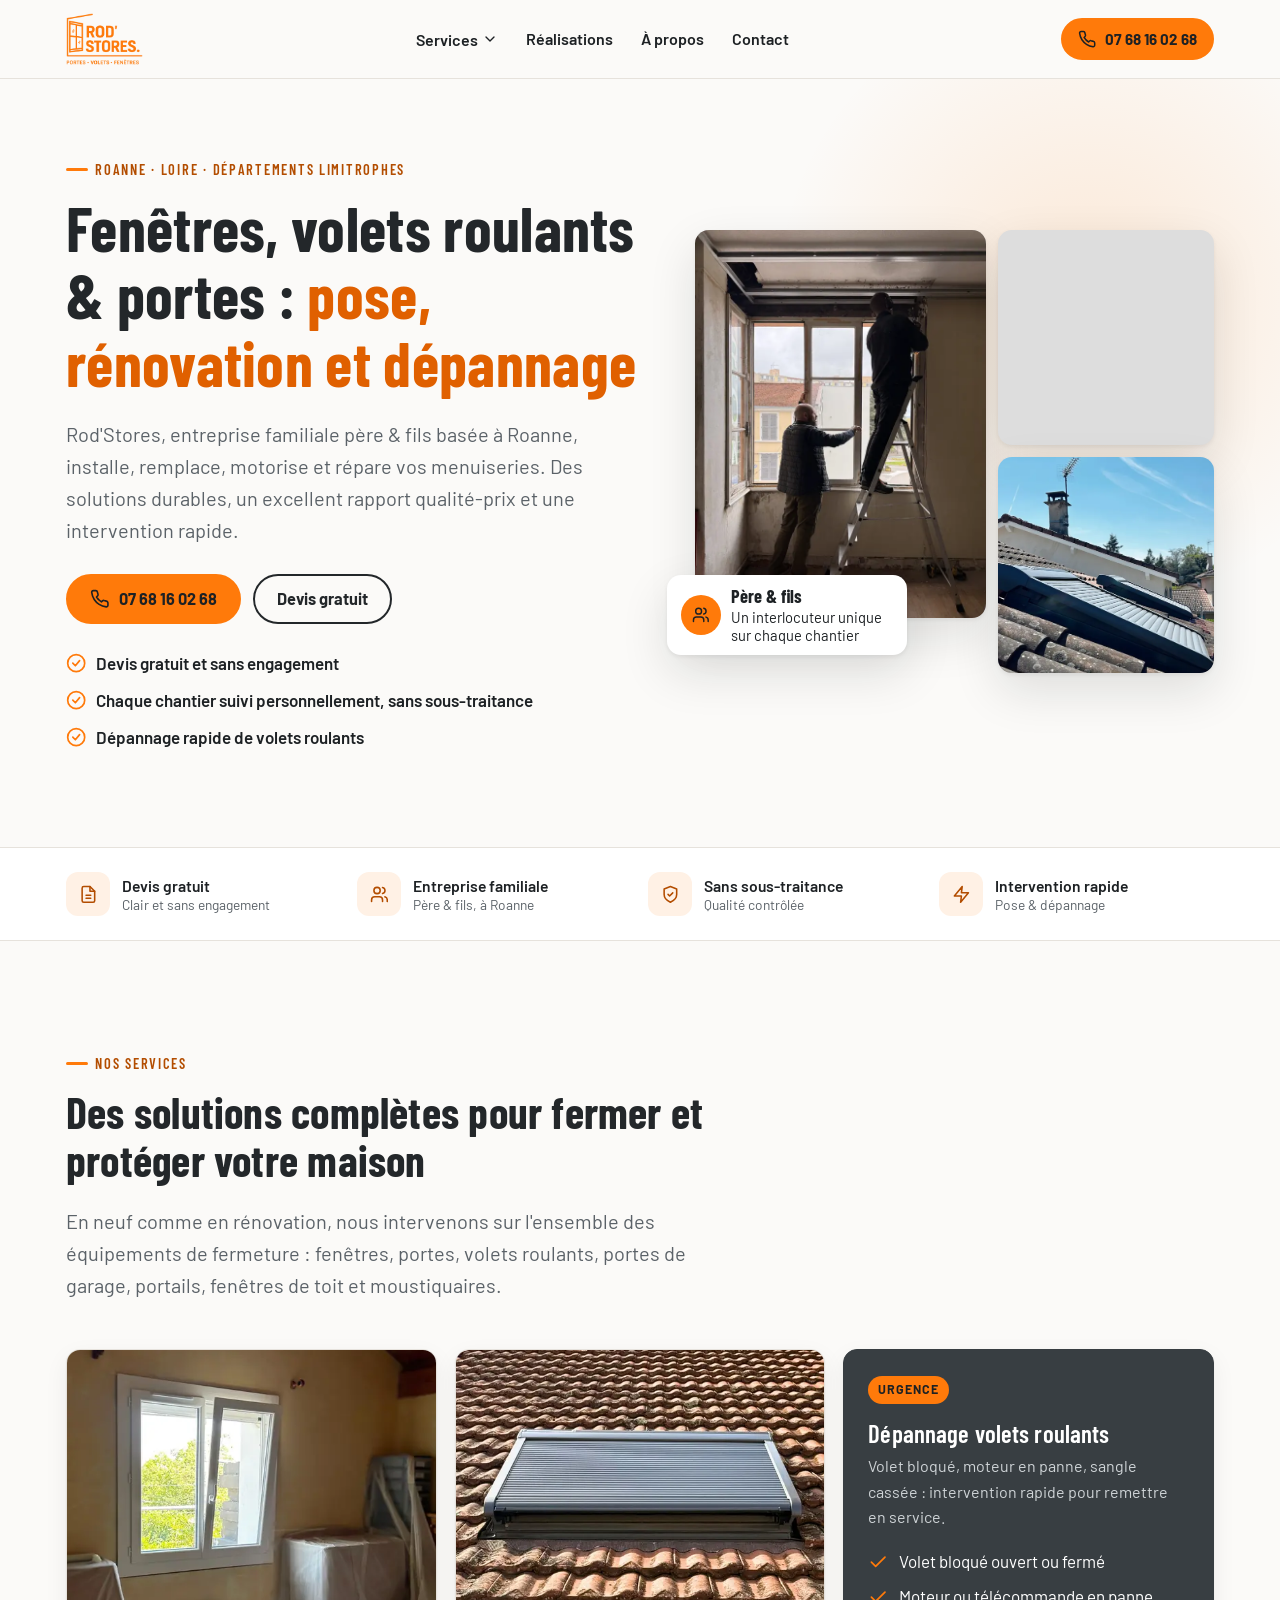
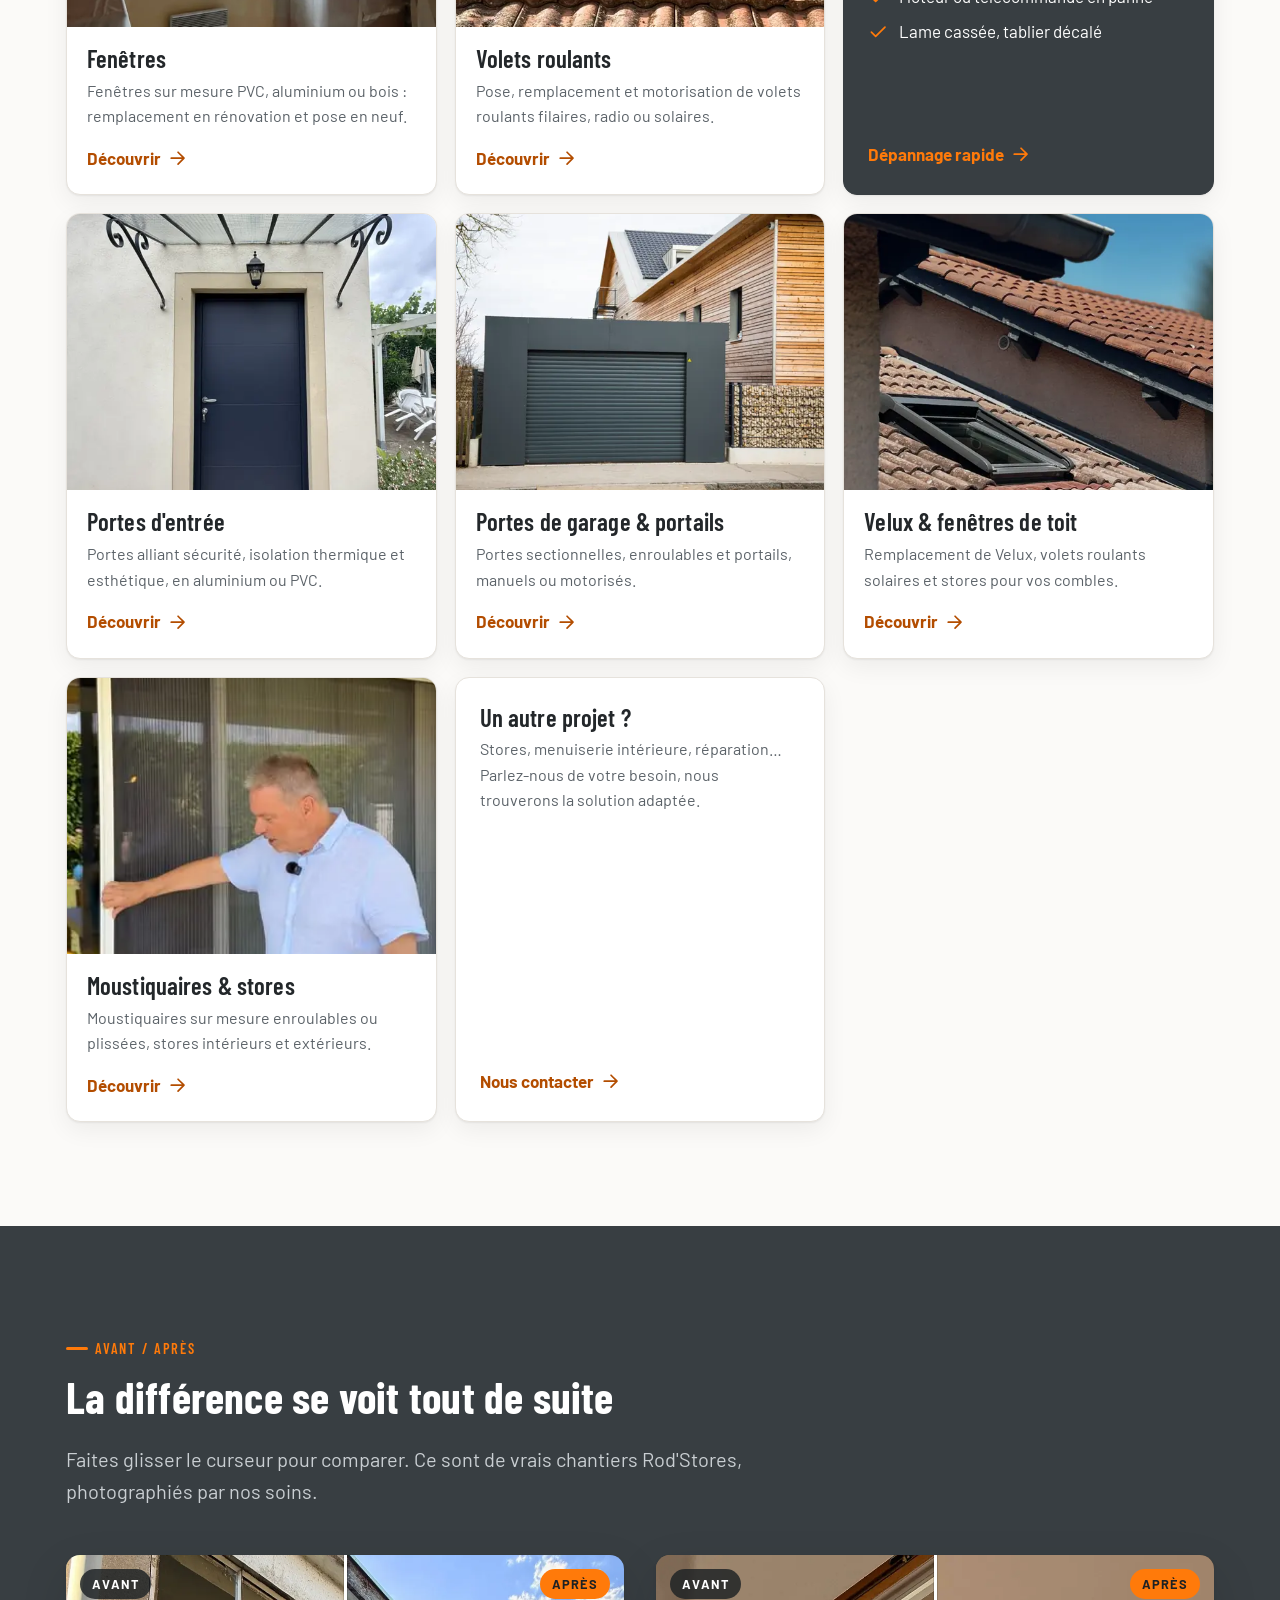
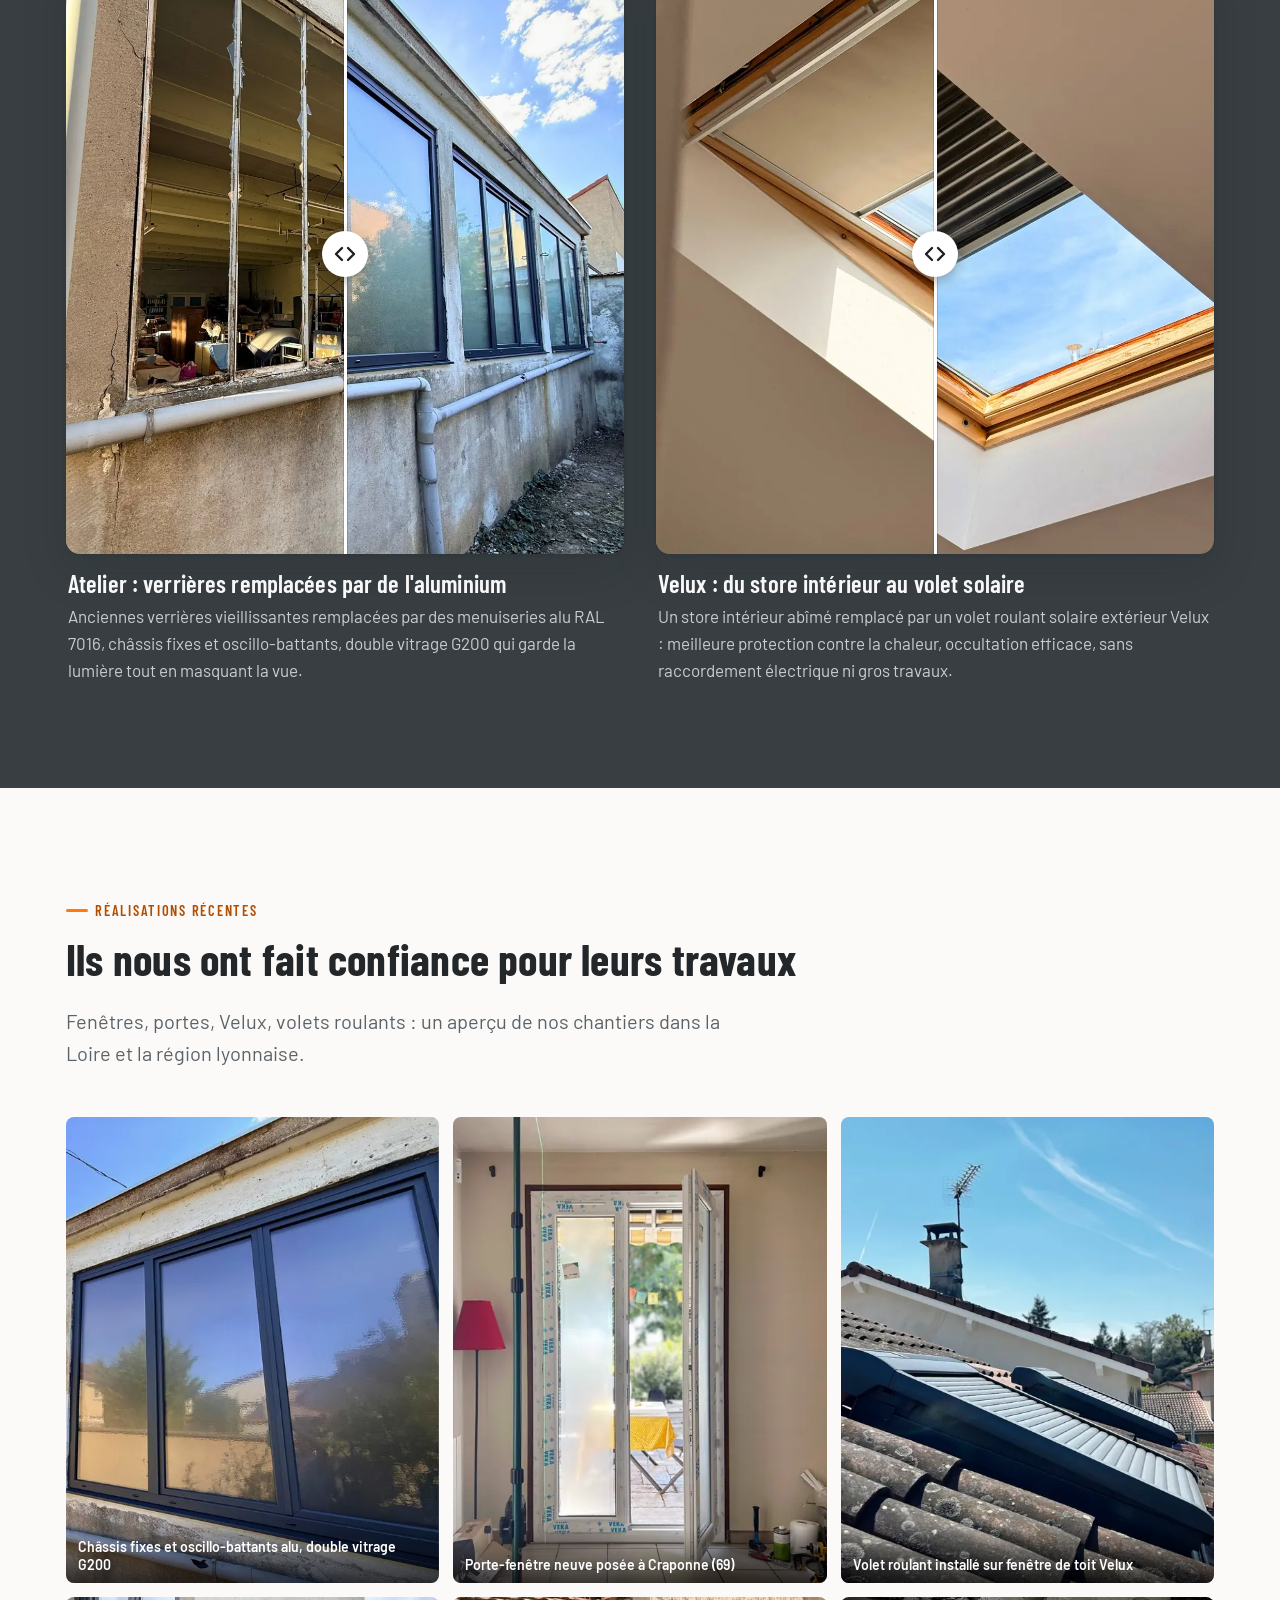
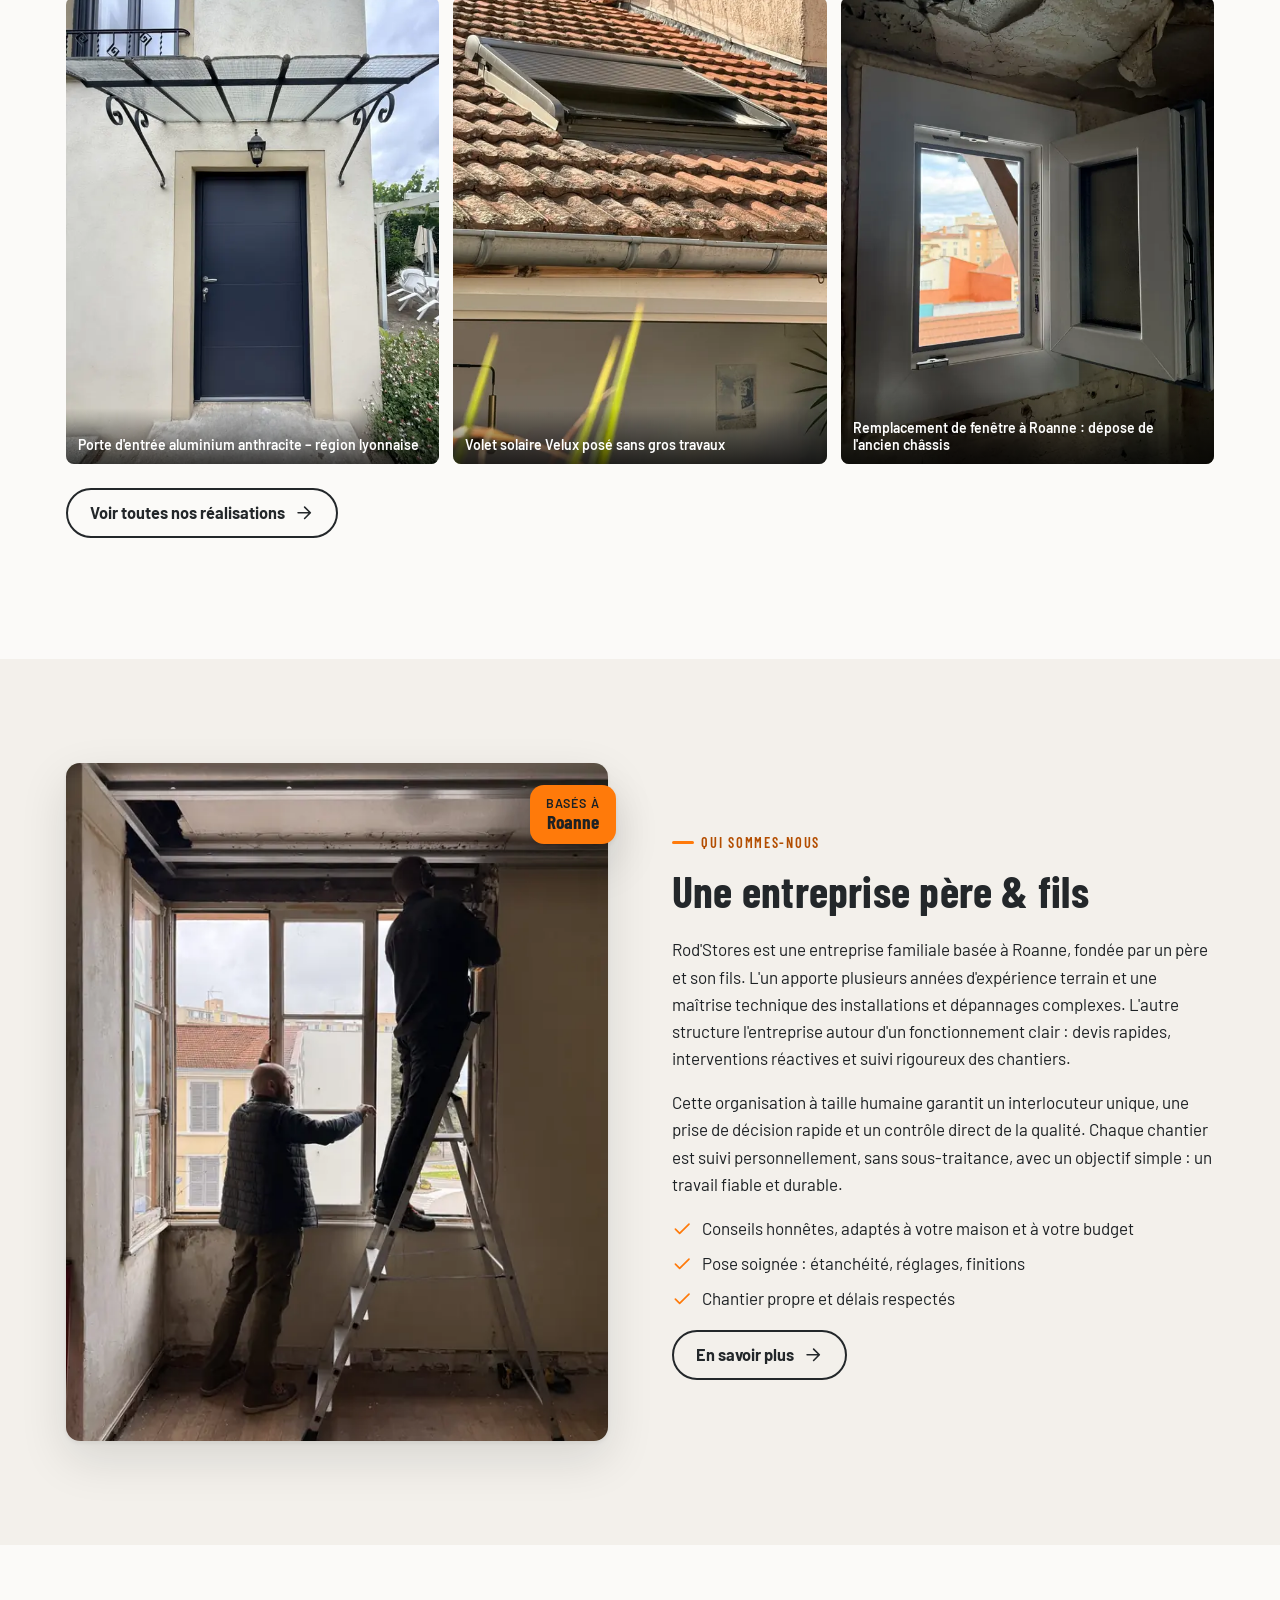
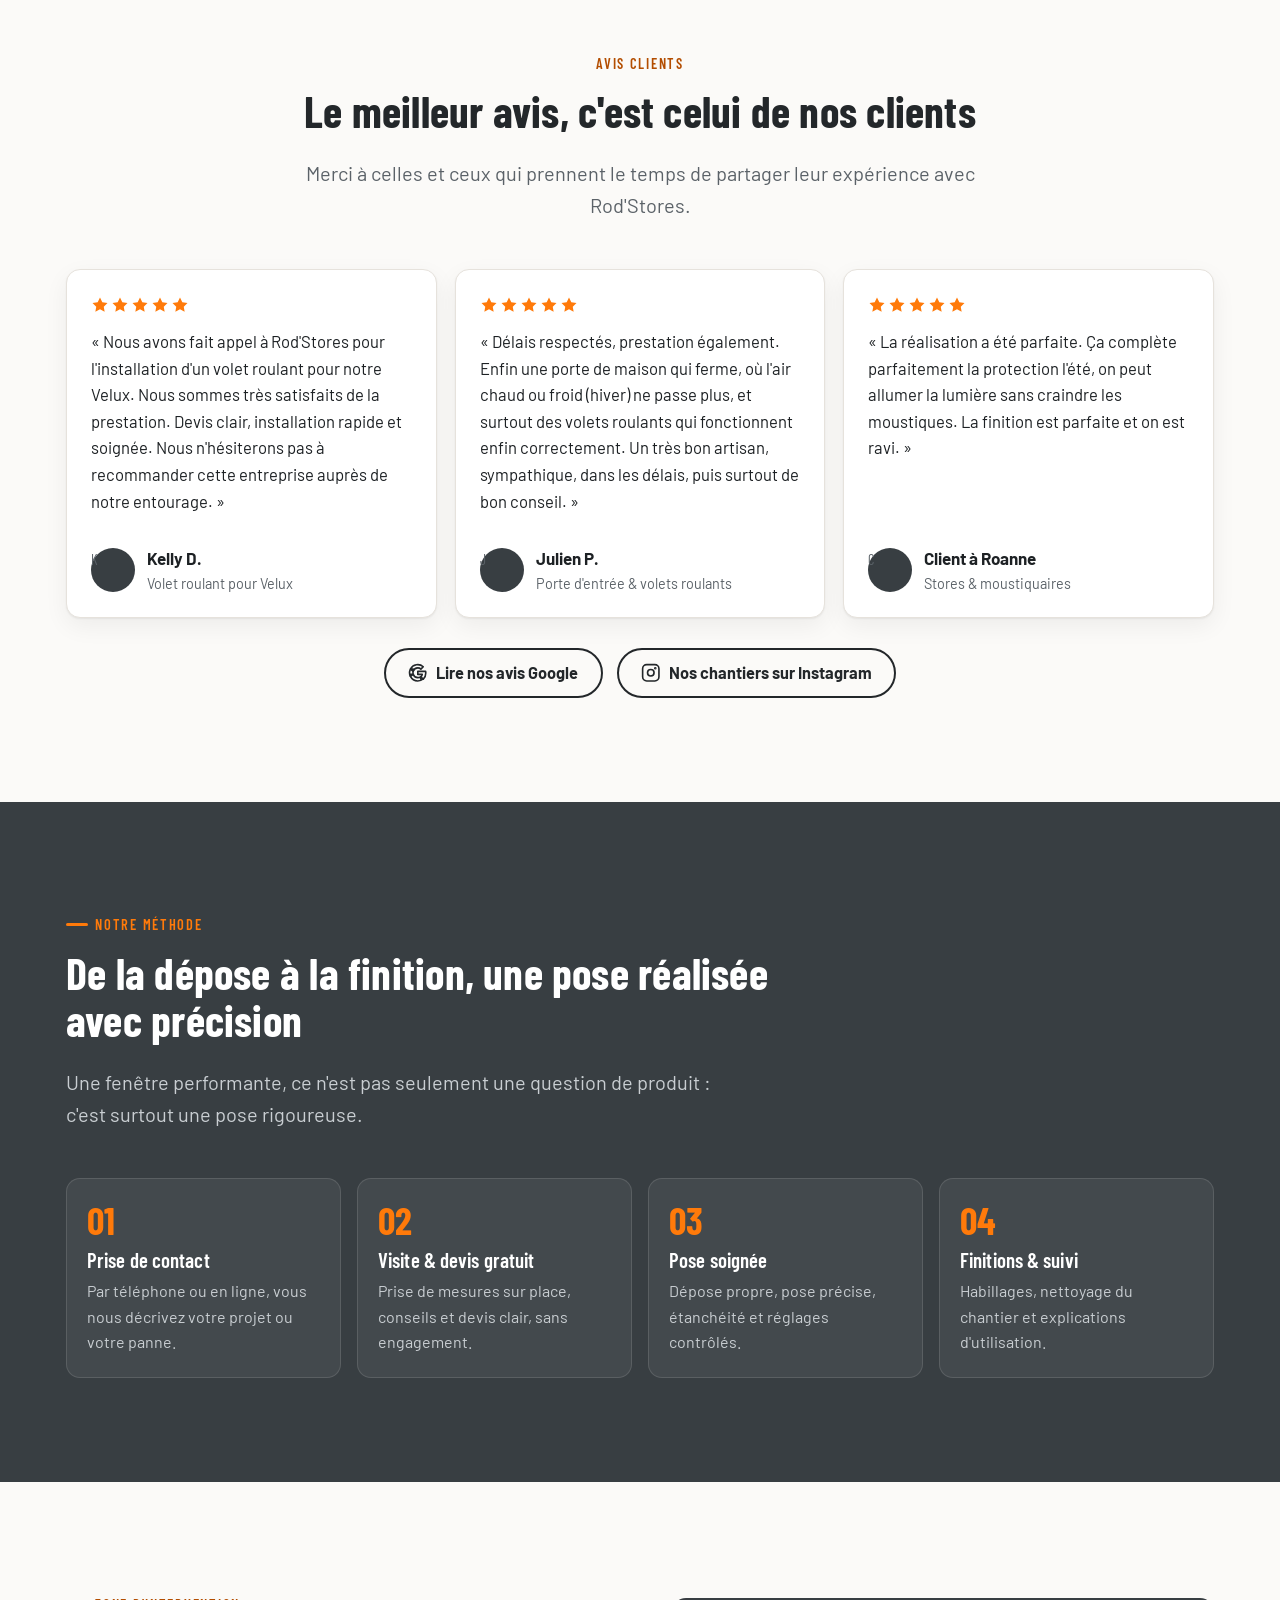
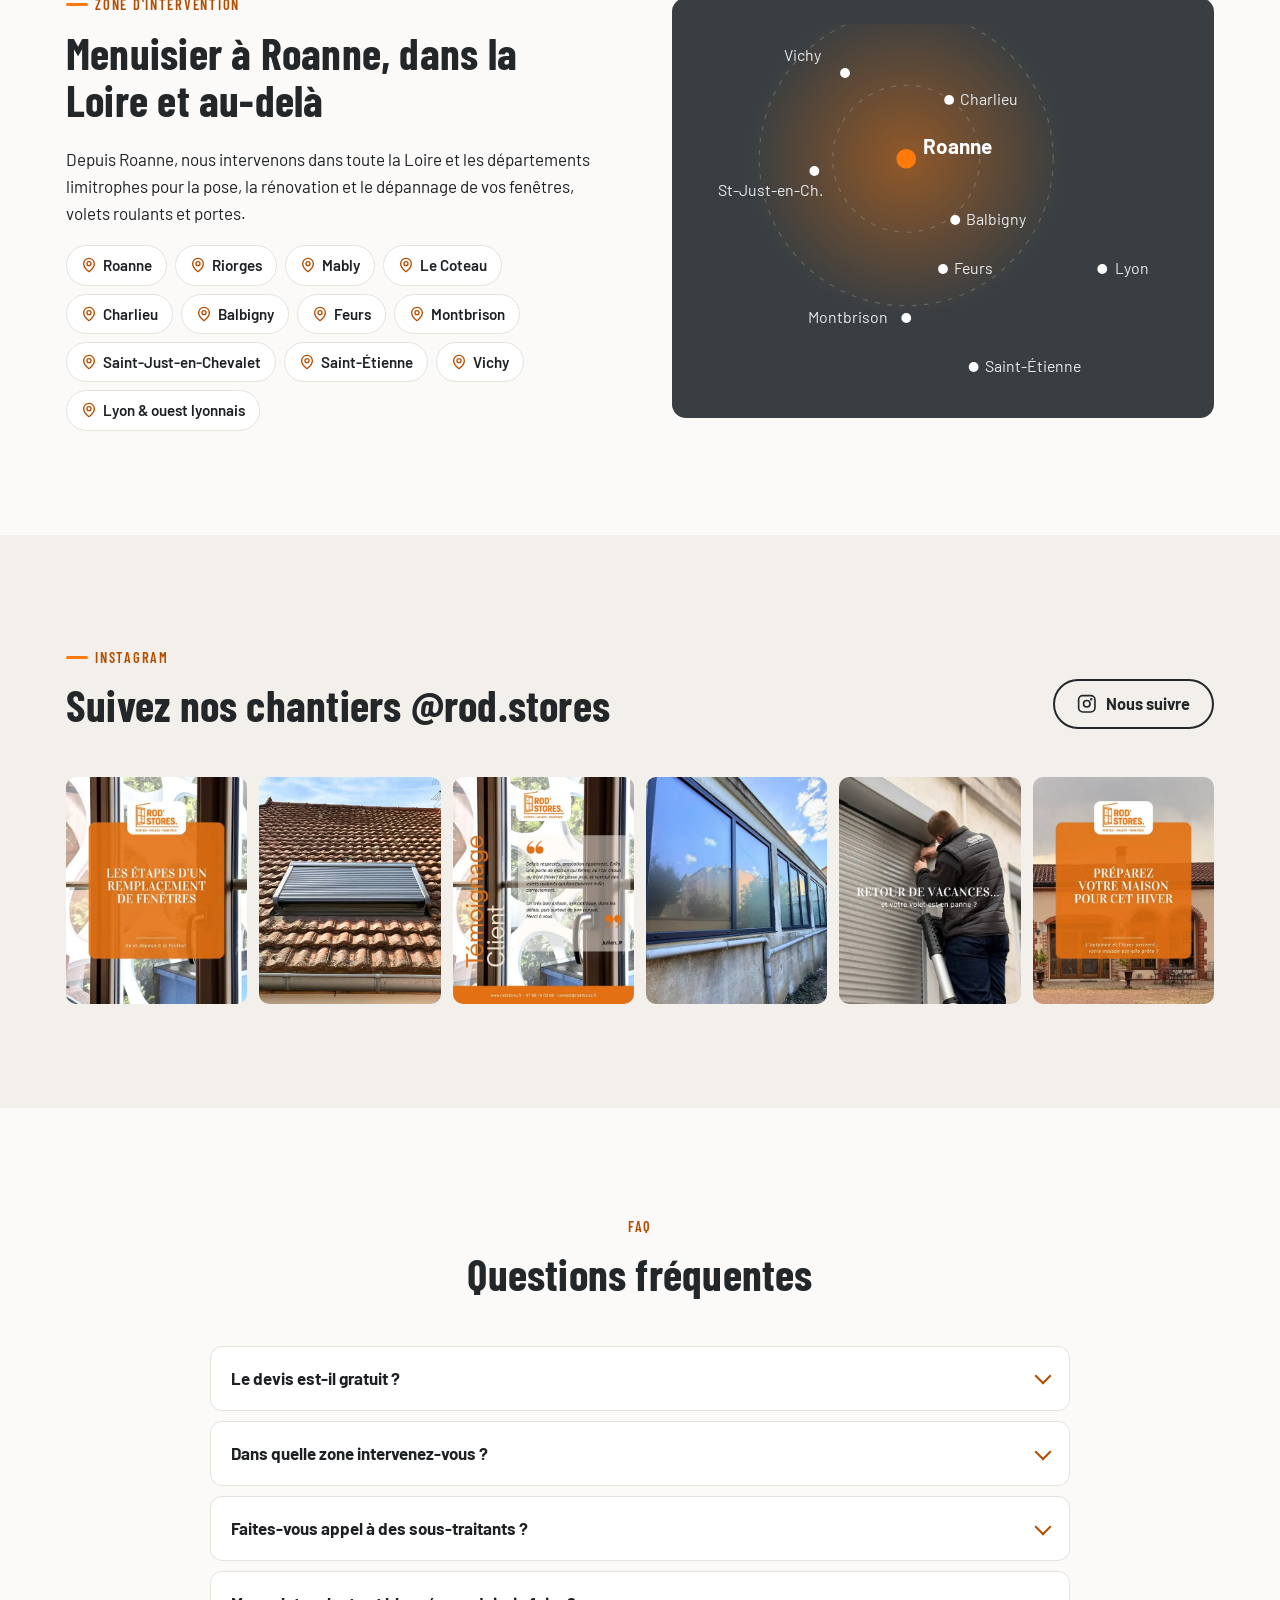
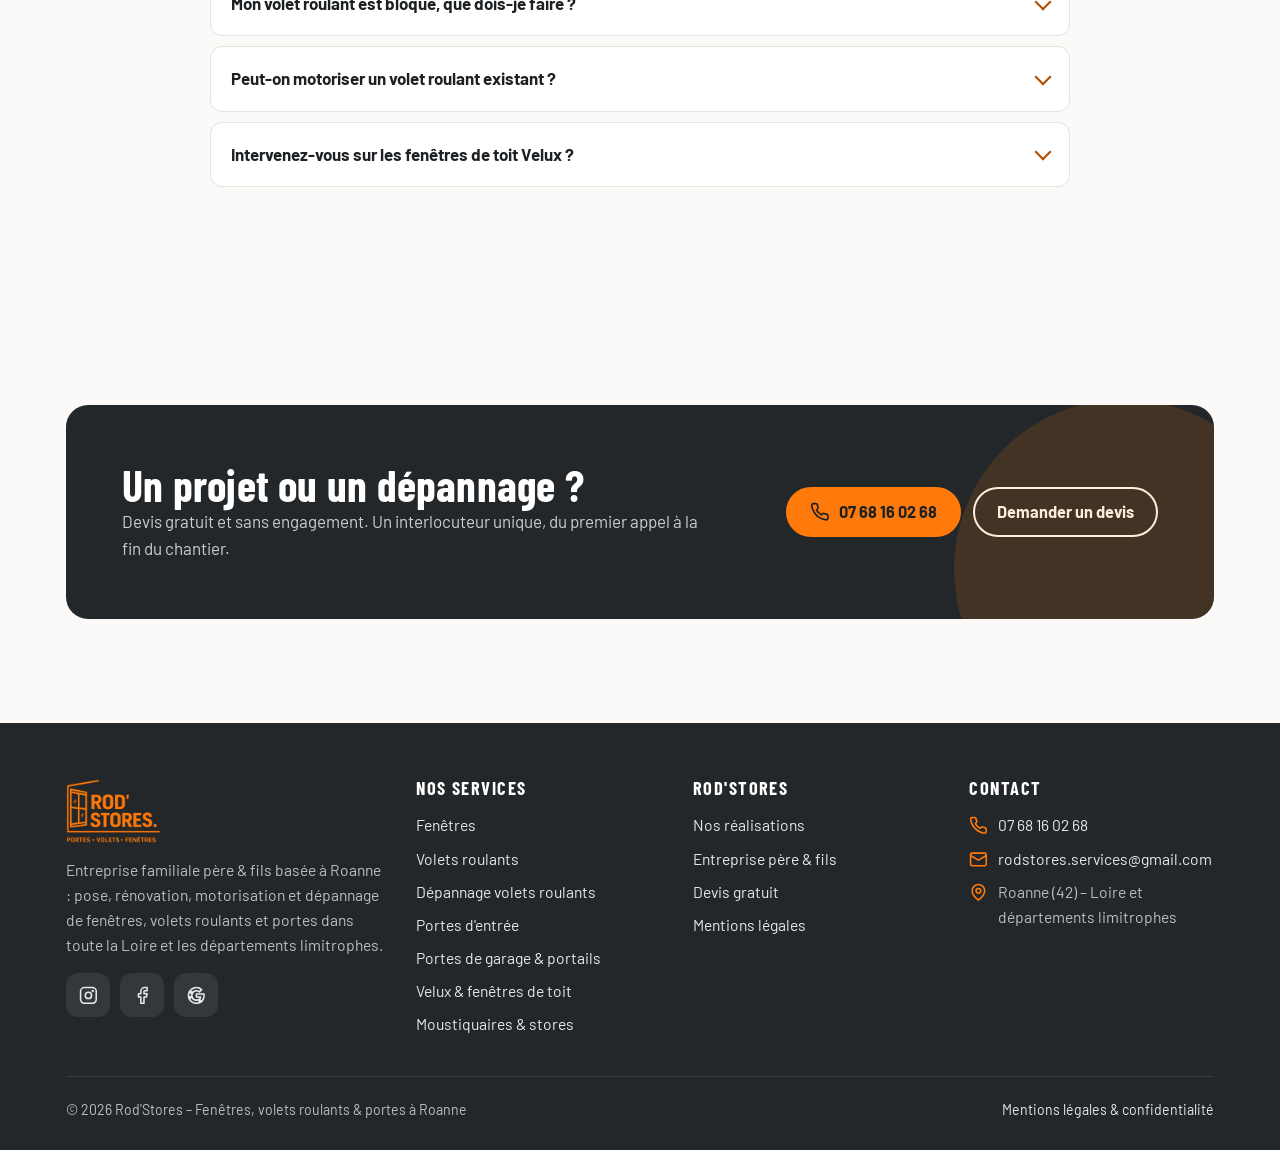
<file: docs/index.html>
<!doctype html>
<html lang="fr">
<head>
<meta charset="utf-8">
<meta name="viewport" content="width=device-width, initial-scale=1, viewport-fit=cover">
<title>Rod&#x27;Stores – Fenêtres, volets roulants &amp; portes à Roanne</title>
<meta name="description" content="Rod&#x27;Stores, entreprise père &amp; fils à Roanne : pose, rénovation, motorisation et dépannage de fenêtres, volets roulants, portes et Velux dans la Loire. Devis gratuit.">
<meta name="robots" content="index, follow, max-image-preview:large">
<link rel="canonical" href="https://rodstores.fr/">
<meta name="theme-color" content="#ff7a0a">
<meta name="geo.region" content="FR-42">
<meta name="geo.placename" content="Roanne">
<meta property="og:type" content="website">
<meta property="og:locale" content="fr_FR">
<meta property="og:site_name" content="Rod'Stores">
<meta property="og:title" content="Rod&#x27;Stores – Fenêtres, volets roulants &amp; portes à Roanne">
<meta property="og:description" content="Rod&#x27;Stores, entreprise père &amp; fils à Roanne : pose, rénovation, motorisation et dépannage de fenêtres, volets roulants, portes et Velux dans la Loire. Devis gratuit.">
<meta property="og:url" content="https://rodstores.fr/">
<meta property="og:image" content="https://rodstores.fr/img/og-rodstores.jpg">
<meta name="twitter:card" content="summary_large_image">
<link rel="icon" href="./favicon.svg" type="image/svg+xml">
<link rel="apple-touch-icon" href="./img/apple-touch-icon.png">
<link rel="manifest" href="./site.webmanifest">
<link rel="preconnect" href="https://fonts.googleapis.com">
<link rel="preconnect" href="https://fonts.gstatic.com" crossorigin>
<link rel="stylesheet" href="https://fonts.googleapis.com/css2?family=Barlow+Condensed:wght@600;700&family=Barlow:wght@400;500;600;700&display=swap">
<link rel="stylesheet" href="./css/style.css">
<script type="application/ld+json">{"@context": "https://schema.org", "@type": "HomeAndConstructionBusiness", "@id": "https://rodstores.fr/#entreprise", "name": "Rod'Stores", "alternateName": "Rod'Stores – Menuiseries & dépannage", "description": "Spécialiste fenêtres, volets roulants et portes à Roanne : installation, rénovation, motorisation et dépannage. Entreprise familiale père & fils, devis gratuit, sans sous-traitance.", "url": "https://rodstores.fr/", "logo": "https://rodstores.fr/img/logo.png", "image": "https://rodstores.fr/img/og-rodstores.jpg", "telephone": "+33768160268", "email": "rodstores.services@gmail.com", "address": {"@type": "PostalAddress", "addressLocality": "Roanne", "postalCode": "42300", "addressRegion": "Auvergne-Rhône-Alpes", "addressCountry": "FR"}, "areaServed": [{"@type": "City", "name": "Roanne"}, {"@type": "City", "name": "Riorges"}, {"@type": "City", "name": "Charlieu"}, {"@type": "City", "name": "Feurs"}, {"@type": "City", "name": "Montbrison"}, {"@type": "City", "name": "Balbigny"}, {"@type": "City", "name": "Saint-Just-en-Chevalet"}, {"@type": "City", "name": "Saint-Étienne"}, {"@type": "City", "name": "Lyon"}, {"@type": "City", "name": "Vichy"}, {"@type": "AdministrativeArea", "name": "Loire"}], "sameAs": ["https://www.instagram.com/rod.stores/", "https://www.facebook.com/profile.php?id=61587493753974"], "knowsAbout": ["Fenêtres PVC", "Fenêtres aluminium", "Volets roulants", "Motorisation de volets roulants", "Dépannage de volets roulants", "Portes d'entrée", "Portes de garage", "Portails", "Velux", "Moustiquaires", "Stores"], "hasOfferCatalog": {"@type": "OfferCatalog", "name": "Services Rod'Stores", "itemListElement": [{"@type": "Offer", "itemOffered": {"@type": "Service", "name": "Fenêtres", "url": "https://rodstores.fr/fenetres/"}}, {"@type": "Offer", "itemOffered": {"@type": "Service", "name": "Volets roulants", "url": "https://rodstores.fr/volets-roulants/"}}, {"@type": "Offer", "itemOffered": {"@type": "Service", "name": "Dépannage volets roulants", "url": "https://rodstores.fr/depannage-volets-roulants/"}}, {"@type": "Offer", "itemOffered": {"@type": "Service", "name": "Portes d'entrée", "url": "https://rodstores.fr/porte/"}}, {"@type": "Offer", "itemOffered": {"@type": "Service", "name": "Portes de garage & portails", "url": "https://rodstores.fr/portes-de-garage/"}}, {"@type": "Offer", "itemOffered": {"@type": "Service", "name": "Velux & fenêtres de toit", "url": "https://rodstores.fr/velux-fenetres-de-toit/"}}, {"@type": "Offer", "itemOffered": {"@type": "Service", "name": "Moustiquaires & stores", "url": "https://rodstores.fr/moustiquaires/"}}]}}</script>
<script type="application/ld+json">{"@context": "https://schema.org", "@type": "FAQPage", "mainEntity": [{"@type": "Question", "name": "Le devis est-il gratuit ?", "acceptedAnswer": {"@type": "Answer", "text": "Oui. Le devis est gratuit et sans engagement. Nous nous déplaçons pour prendre les mesures et vous conseiller sur la solution la plus adaptée à votre maison et à votre budget."}}, {"@type": "Question", "name": "Dans quelle zone intervenez-vous ?", "acceptedAnswer": {"@type": "Answer", "text": "Nous sommes basés à Roanne et intervenons dans toute la Loire (Roanne, Riorges, Charlieu, Feurs, Montbrison, Saint-Étienne…) et les départements limitrophes, notamment vers Vichy et Lyon."}}, {"@type": "Question", "name": "Faites-vous appel à des sous-traitants ?", "acceptedAnswer": {"@type": "Answer", "text": "Non. Chaque chantier est réalisé et suivi personnellement par le père et le fils, sans sous-traitance. Vous gardez un interlocuteur unique du devis à la fin des travaux."}}, {"@type": "Question", "name": "Mon volet roulant est bloqué, que dois-je faire ?", "acceptedAnswer": {"@type": "Answer", "text": "Évitez de forcer sur le volet : vous risqueriez d'aggraver la panne. Appelez-nous au 07 68 16 02 68 : nous diagnostiquons et réparons tous types de volets roulants, manuels ou motorisés."}}, {"@type": "Question", "name": "Peut-on motoriser un volet roulant existant ?", "acceptedAnswer": {"@type": "Answer", "text": "Dans la plupart des cas, oui. Après vérification du coffre et du tablier, nous remplaçons la manœuvre manuelle par un moteur filaire, radio ou solaire, avec télécommande."}}, {"@type": "Question", "name": "Intervenez-vous sur les fenêtres de toit Velux ?", "acceptedAnswer": {"@type": "Answer", "text": "Oui, sur tous types de fenêtres de toit, anciennes ou récentes : remplacement, pose de volet roulant solaire, stores, réparation."}}]}</script>
<script type="application/ld+json">{"@context": "https://schema.org", "@type": "WebSite", "name": "Rod'Stores", "url": "https://rodstores.fr/", "inLanguage": "fr-FR"}</script>
</head>
<body>
<svg width="0" height="0" style="position:absolute" aria-hidden="true"><symbol id="i-phone" viewBox="0 0 24 24"><path d="M22 16.9v3a2 2 0 0 1-2.2 2 19.8 19.8 0 0 1-8.6-3.1 19.5 19.5 0 0 1-6-6A19.8 19.8 0 0 1 2.1 4.2 2 2 0 0 1 4.1 2h3a2 2 0 0 1 2 1.7c.1.9.4 1.8.7 2.7a2 2 0 0 1-.5 2.1L8 9.8a16 16 0 0 0 6 6l1.3-1.3a2 2 0 0 1 2.1-.4c.9.3 1.8.6 2.7.7a2 2 0 0 1 1.7 2z"/></symbol><symbol id="i-mail" viewBox="0 0 24 24"><rect x="2" y="4" width="20" height="16" rx="2"/><path d="m22 7-10 6L2 7"/></symbol><symbol id="i-check" viewBox="0 0 24 24"><path d="M20 6 9 17l-5-5"/></symbol><symbol id="i-check-circle" viewBox="0 0 24 24"><circle cx="12" cy="12" r="10"/><path d="m8 12 3 3 5-6"/></symbol><symbol id="i-shield" viewBox="0 0 24 24"><path d="M12 22s8-4 8-10V5l-8-3-8 3v7c0 6 8 10 8 10z"/><path d="m9 12 2 2 4-4"/></symbol><symbol id="i-users" viewBox="0 0 24 24"><path d="M16 21v-2a4 4 0 0 0-4-4H6a4 4 0 0 0-4 4v2"/><circle cx="9" cy="7" r="4"/><path d="M22 21v-2a4 4 0 0 0-3-3.9M16 3.1a4 4 0 0 1 0 7.8"/></symbol><symbol id="i-wrench" viewBox="0 0 24 24"><path d="M14.7 6.3a1 1 0 0 0 0 1.4l1.6 1.6a1 1 0 0 0 1.4 0l3.8-3.8a6 6 0 0 1-7.9 7.9l-6.9 6.9a2.1 2.1 0 0 1-3-3l6.9-6.9a6 6 0 0 1 7.9-7.9z"/></symbol><symbol id="i-clock" viewBox="0 0 24 24"><circle cx="12" cy="12" r="10"/><path d="M12 6v6l4 2"/></symbol><symbol id="i-pin" viewBox="0 0 24 24"><path d="M20 10c0 6-8 12-8 12S4 16 4 10a8 8 0 0 1 16 0z"/><circle cx="12" cy="10" r="3"/></symbol><symbol id="i-star" viewBox="0 0 24 24"><path d="m12 2 3.1 6.3 6.9 1-5 4.9 1.2 6.8L12 17.8 5.8 21l1.2-6.8-5-4.9 6.9-1z"/></symbol><symbol id="i-arrow" viewBox="0 0 24 24"><path d="M5 12h14M13 5l7 7-7 7"/></symbol><symbol id="i-chevron" viewBox="0 0 24 24"><path d="m6 9 6 6 6-6"/></symbol><symbol id="i-menu" viewBox="0 0 24 24"><path d="M3 6h18M3 12h18M3 18h18"/></symbol><symbol id="i-x" viewBox="0 0 24 24"><path d="M18 6 6 18M6 6l12 12"/></symbol><symbol id="i-left" viewBox="0 0 24 24"><path d="m15 18-6-6 6-6"/></symbol><symbol id="i-right" viewBox="0 0 24 24"><path d="m9 18 6-6-6-6"/></symbol><symbol id="i-file" viewBox="0 0 24 24"><path d="M14 2H6a2 2 0 0 0-2 2v16a2 2 0 0 0 2 2h12a2 2 0 0 0 2-2V8z"/><path d="M14 2v6h6M9 13h6M9 17h6"/></symbol><symbol id="i-home" viewBox="0 0 24 24"><path d="m3 10 9-7 9 7v10a2 2 0 0 1-2 2H5a2 2 0 0 1-2-2z"/><path d="M9 22V12h6v10"/></symbol><symbol id="i-sun" viewBox="0 0 24 24"><circle cx="12" cy="12" r="4"/><path d="M12 2v2M12 20v2M4.9 4.9l1.4 1.4M17.7 17.7l1.4 1.4M2 12h2M20 12h2M4.9 19.1l1.4-1.4M17.7 6.3l1.4-1.4"/></symbol><symbol id="i-thermo" viewBox="0 0 24 24"><path d="M14 14.8V4a2 2 0 0 0-4 0v10.8a4 4 0 1 0 4 0z"/></symbol><symbol id="i-lock" viewBox="0 0 24 24"><rect x="3" y="11" width="18" height="11" rx="2"/><path d="M7 11V7a5 5 0 0 1 10 0v4"/></symbol><symbol id="i-zap" viewBox="0 0 24 24"><path d="M13 2 3 14h9l-1 8 10-12h-9z"/></symbol><symbol id="i-volume" viewBox="0 0 24 24"><path d="M11 5 6 9H2v6h4l5 4z"/><path d="M15.5 8.5a5 5 0 0 1 0 7M19 5a10 10 0 0 1 0 14"/></symbol><symbol id="i-ruler" viewBox="0 0 24 24"><path d="M21.3 15.3 8.7 2.7a1 1 0 0 0-1.4 0L2.7 7.3a1 1 0 0 0 0 1.4l12.6 12.6a1 1 0 0 0 1.4 0l4.6-4.6a1 1 0 0 0 0-1.4zM7.5 10.5l2-2M10.5 13.5l2-2M13.5 16.5l2-2"/></symbol><symbol id="i-instagram" viewBox="0 0 24 24"><rect x="2" y="2" width="20" height="20" rx="5"/><circle cx="12" cy="12" r="4"/><circle cx="17.5" cy="6.5" r=".6" fill="currentColor"/></symbol><symbol id="i-facebook" viewBox="0 0 24 24"><path d="M18 2h-3a5 5 0 0 0-5 5v3H7v4h3v8h4v-8h3l1-4h-4V7a1 1 0 0 1 1-1h3z"/></symbol><symbol id="i-google" viewBox="0 0 24 24"><path d="M21.8 12.2c0-.7-.1-1.4-.2-2H12v3.8h5.5a4.7 4.7 0 0 1-2 3.1v2.6h3.3c1.9-1.8 3-4.4 3-7.5z"/><path d="M12 22c2.7 0 5-.9 6.7-2.4l-3.3-2.6c-.9.6-2 1-3.4 1-2.6 0-4.8-1.8-5.6-4.1H3v2.6A10 10 0 0 0 12 22z"/><path d="M6.4 13.9a6 6 0 0 1 0-3.8V7.5H3a10 10 0 0 0 0 9z"/><path d="M12 6c1.5 0 2.8.5 3.8 1.5l2.9-2.9A10 10 0 0 0 3 7.5l3.4 2.6C7.2 7.8 9.4 6 12 6z"/></symbol><symbol id="i-message" viewBox="0 0 24 24"><path d="M21 15a2 2 0 0 1-2 2H7l-4 4V5a2 2 0 0 1 2-2h14a2 2 0 0 1 2 2z"/></symbol></svg>
<a class="skip" href="#contenu">Aller au contenu</a>
<header class="site-header">
  <div class="wrap header-in">
    <a class="brand" href="./" aria-label="Rod'Stores – accueil">
      <img src="./img/logo.webp" width="480" height="323" alt="Rod'Stores – portes, volets, fenêtres">
    </a>
    <nav class="nav" aria-label="Navigation principale"><ul><li class="has-sub"><button type="button" aria-haspopup="true">Services <svg class="icon" aria-hidden="true" viewBox="0 0 24 24"><use href="#i-chevron"/></svg></button><ul class="submenu"><li><a href="./fenetres/">Fenêtres</a></li><li><a href="./volets-roulants/">Volets roulants</a></li><li><a href="./depannage-volets-roulants/">Dépannage volets roulants</a></li><li><a href="./porte/">Portes d&#x27;entrée</a></li><li><a href="./portes-de-garage/">Portes de garage &amp; portails</a></li><li><a href="./velux-fenetres-de-toit/">Velux &amp; fenêtres de toit</a></li><li><a href="./moustiquaires/">Moustiquaires &amp; stores</a></li></ul></li><li><a href="./nos-realisations/">Réalisations</a></li><li><a href="./a-propos/">À propos</a></li><li><a href="./contact/">Contact</a></li></ul></nav>
    <a class="btn btn--sm header-cta" href="tel:+33768160268"><svg class="icon" aria-hidden="true" viewBox="0 0 24 24"><use href="#i-phone"/></svg> 07 68 16 02 68</a>
    <button class="burger" type="button" aria-label="Menu" aria-expanded="false" aria-controls="menu-mobile">
      <svg class="icon i-menu" aria-hidden="true" viewBox="0 0 24 24"><use href="#i-menu"/></svg><svg class="icon i-close" aria-hidden="true" viewBox="0 0 24 24"><use href="#i-x"/></svg>
    </button>
  </div>
</header>
<div class="mobile-menu" id="menu-mobile">
  <ul><li><a href="./#services">Services</a></li><li class="sub"><a href="./fenetres/">Fenêtres</a></li><li class="sub"><a href="./volets-roulants/">Volets roulants</a></li><li class="sub"><a href="./depannage-volets-roulants/">Dépannage volets roulants</a></li><li class="sub"><a href="./porte/">Portes d&#x27;entrée</a></li><li class="sub"><a href="./portes-de-garage/">Portes de garage &amp; portails</a></li><li class="sub"><a href="./velux-fenetres-de-toit/">Velux &amp; fenêtres de toit</a></li><li class="sub"><a href="./moustiquaires/">Moustiquaires &amp; stores</a></li><li><a href="./nos-realisations/">Réalisations <svg class="icon" aria-hidden="true" viewBox="0 0 24 24"><use href="#i-right"/></svg></a></li><li><a href="./a-propos/">À propos <svg class="icon" aria-hidden="true" viewBox="0 0 24 24"><use href="#i-right"/></svg></a></li><li><a href="./contact/">Contact <svg class="icon" aria-hidden="true" viewBox="0 0 24 24"><use href="#i-right"/></svg></a></li></ul>
  <a class="btn" href="tel:+33768160268"><svg class="icon" aria-hidden="true" viewBox="0 0 24 24"><use href="#i-phone"/></svg> Appeler le 07 68 16 02 68</a>
</div>
<main id="contenu">

<section class="hero">
  <div class="wrap hero-grid">
    <div>
      <p class="eyebrow">Roanne · Loire · départements limitrophes</p>
      <h1>Fenêtres, volets roulants &amp; portes : <em>pose, rénovation et dépannage</em></h1>
      <p class="lead">Rod'Stores, entreprise familiale père &amp; fils basée à Roanne, installe, remplace, motorise et répare vos menuiseries. Des solutions durables, un excellent rapport qualité-prix et une intervention rapide.</p>
      <div class="btn-row">
        <a class="btn" href="tel:+33768160268"><svg class="icon" aria-hidden="true" viewBox="0 0 24 24"><use href="#i-phone"/></svg> 07 68 16 02 68</a>
        <a class="btn btn--ghost" href="./contact/">Devis gratuit</a>
      </div>
      <ul class="ticks">
        <li><svg class="icon" aria-hidden="true" viewBox="0 0 24 24"><use href="#i-check-circle"/></svg> Devis gratuit et sans engagement</li>
        <li><svg class="icon" aria-hidden="true" viewBox="0 0 24 24"><use href="#i-check-circle"/></svg> Chaque chantier suivi personnellement, sans sous-traitance</li>
        <li><svg class="icon" aria-hidden="true" viewBox="0 0 24 24"><use href="#i-check-circle"/></svg> Dépannage rapide de volets roulants</li>
      </ul>
    </div>
    <div class="hero-media">
      <figure class="m1"><img src="./img/pere-fils-600.webp" srcset="./img/pere-fils-600.webp 600w, ./img/pere-fils-1200.webp 1200w" sizes="(min-width: 900px) 320px, 58vw" width="1200" height="1600" alt="Le père et le fils de Rod&#x27;Stores posant une fenêtre sur un chantier" fetchpriority="high" decoding="async"></figure>
      <figure class="m2"><img src="./img/atelier-apres-540.webp" srcset="./img/atelier-apres-540.webp 540w, ./img/atelier-apres-1080.webp 1080w" sizes="(min-width: 900px) 230px, 40vw" width="1080" height="1161" alt="Menuiseries aluminium anthracite posées par Rod&#x27;Stores" fetchpriority="high" decoding="async"></figure>
      <figure class="m3"><img src="./img/craponne-volet-velux-540.webp" srcset="./img/craponne-volet-velux-540.webp 540w, ./img/craponne-volet-velux-1080.webp 1080w" sizes="(min-width: 900px) 230px, 40vw" width="1080" height="1350" alt="Volet roulant sur fenêtre de toit installé par Rod&#x27;Stores" loading="lazy" decoding="async"></figure>
      <div class="hero-badge"><span class="dot"><svg class="icon" aria-hidden="true" viewBox="0 0 24 24"><use href="#i-users"/></svg></span><div><strong>Père &amp; fils</strong>Un interlocuteur unique sur chaque chantier</div></div>
    </div>
  </div>
</section>

<section class="trust" aria-label="Nos engagements">
  <div class="wrap">
    <ul>
      <li><span class="ic"><svg class="icon" aria-hidden="true" viewBox="0 0 24 24"><use href="#i-file"/></svg></span><div>Devis gratuit<small>Clair et sans engagement</small></div></li>
      <li><span class="ic"><svg class="icon" aria-hidden="true" viewBox="0 0 24 24"><use href="#i-users"/></svg></span><div>Entreprise familiale<small>Père &amp; fils, à Roanne</small></div></li>
      <li><span class="ic"><svg class="icon" aria-hidden="true" viewBox="0 0 24 24"><use href="#i-shield"/></svg></span><div>Sans sous-traitance<small>Qualité contrôlée</small></div></li>
      <li><span class="ic"><svg class="icon" aria-hidden="true" viewBox="0 0 24 24"><use href="#i-zap"/></svg></span><div>Intervention rapide<small>Pose &amp; dépannage</small></div></li>
    </ul>
  </div>
</section>

<section class="section" id="services">
  <div class="wrap">
    <div class="section-head">
      <p class="eyebrow">Nos services</p>
      <h2>Des solutions complètes pour fermer et protéger votre maison</h2>
      <p class="lead">En neuf comme en rénovation, nous intervenons sur l'ensemble des équipements de fermeture : fenêtres, portes, volets roulants, portes de garage, portails, fenêtres de toit et moustiquaires.</p>
    </div>
    <div class="grid grid--3"><article class="card reveal">
  <div class="card-media"><img src="./img/craponne-fenetre-540.webp" srcset="./img/craponne-fenetre-540.webp 540w, ./img/craponne-fenetre-1080.webp 1080w" sizes="(min-width: 1000px) 380px, (min-width: 640px) 50vw, 100vw" width="1080" height="1350" alt="Fenêtres" loading="lazy" decoding="async"></div>
  <div class="card-body"><h3>Fenêtres</h3><p>Fenêtres sur mesure PVC, aluminium ou bois : remplacement en rénovation et pose en neuf.</p><a class="card-link" href="./fenetres/">Découvrir <svg class="icon" aria-hidden="true" viewBox="0 0 24 24"><use href="#i-arrow"/></svg></a></div>
</article><article class="card reveal">
  <div class="card-media"><img src="./img/velux-volet-solaire-540.webp" srcset="./img/velux-volet-solaire-540.webp 540w, ./img/velux-volet-solaire-1080.webp 1080w" sizes="(min-width: 1000px) 380px, (min-width: 640px) 50vw, 100vw" width="1080" height="1350" alt="Volets roulants" loading="lazy" decoding="async"></div>
  <div class="card-body"><h3>Volets roulants</h3><p>Pose, remplacement et motorisation de volets roulants filaires, radio ou solaires.</p><a class="card-link" href="./volets-roulants/">Découvrir <svg class="icon" aria-hidden="true" viewBox="0 0 24 24"><use href="#i-arrow"/></svg></a></div>
</article><article class="card card--urgent reveal">
  <div class="card-body" style="padding:26px 24px">
    <span class="tag">Urgence</span>
    <h3 style="margin-top:10px">Dépannage volets roulants</h3><p>Volet bloqué, moteur en panne, sangle cassée : intervention rapide pour remettre en service.</p>
    <ul class="checklist" style="margin-top:12px">
      <li><svg class="icon" aria-hidden="true" viewBox="0 0 24 24"><use href="#i-check"/></svg> Volet bloqué ouvert ou fermé</li>
      <li><svg class="icon" aria-hidden="true" viewBox="0 0 24 24"><use href="#i-check"/></svg> Moteur ou télécommande en panne</li>
      <li><svg class="icon" aria-hidden="true" viewBox="0 0 24 24"><use href="#i-check"/></svg> Lame cassée, tablier décalé</li>
    </ul>
    <a class="card-link" href="./depannage-volets-roulants/">Dépannage rapide <svg class="icon" aria-hidden="true" viewBox="0 0 24 24"><use href="#i-arrow"/></svg></a>
  </div>
</article><article class="card reveal">
  <div class="card-media"><img src="./img/porte-entree-600.webp" srcset="./img/porte-entree-600.webp 600w, ./img/porte-entree-768.webp 768w" sizes="(min-width: 1000px) 380px, (min-width: 640px) 50vw, 100vw" width="768" height="1024" alt="Portes d&#x27;entrée" loading="lazy" decoding="async"></div>
  <div class="card-body"><h3>Portes d'entrée</h3><p>Portes alliant sécurité, isolation thermique et esthétique, en aluminium ou PVC.</p><a class="card-link" href="./porte/">Découvrir <svg class="icon" aria-hidden="true" viewBox="0 0 24 24"><use href="#i-arrow"/></svg></a></div>
</article><article class="card reveal">
  <div class="card-media"><img src="./img/porte-garage-600.webp" srcset="./img/porte-garage-600.webp 600w, ./img/porte-garage-1024.webp 1024w" sizes="(min-width: 1000px) 380px, (min-width: 640px) 50vw, 100vw" width="1024" height="683" alt="Portes de garage &amp; portails" loading="lazy" decoding="async"></div>
  <div class="card-body"><h3>Portes de garage & portails</h3><p>Portes sectionnelles, enroulables et portails, manuels ou motorisés.</p><a class="card-link" href="./portes-de-garage/">Découvrir <svg class="icon" aria-hidden="true" viewBox="0 0 24 24"><use href="#i-arrow"/></svg></a></div>
</article><article class="card reveal">
  <div class="card-media"><img src="./img/craponne-velux-540.webp" srcset="./img/craponne-velux-540.webp 540w, ./img/craponne-velux-1080.webp 1080w" sizes="(min-width: 1000px) 380px, (min-width: 640px) 50vw, 100vw" width="1080" height="1350" alt="Velux &amp; fenêtres de toit" loading="lazy" decoding="async"></div>
  <div class="card-body"><h3>Velux & fenêtres de toit</h3><p>Remplacement de Velux, volets roulants solaires et stores pour vos combles.</p><a class="card-link" href="./velux-fenetres-de-toit/">Découvrir <svg class="icon" aria-hidden="true" viewBox="0 0 24 24"><use href="#i-arrow"/></svg></a></div>
</article><article class="card reveal">
  <div class="card-media"><img src="./img/temoignage-moustiquaire-360.webp" srcset="./img/temoignage-moustiquaire-360.webp 360w" sizes="(min-width: 1000px) 380px, (min-width: 640px) 50vw, 100vw" width="360" height="640" alt="Moustiquaires &amp; stores" loading="lazy" decoding="async"></div>
  <div class="card-body"><h3>Moustiquaires & stores</h3><p>Moustiquaires sur mesure enroulables ou plissées, stores intérieurs et extérieurs.</p><a class="card-link" href="./moustiquaires/">Découvrir <svg class="icon" aria-hidden="true" viewBox="0 0 24 24"><use href="#i-arrow"/></svg></a></div>
</article>
      <article class="card reveal" style="justify-content:center">
        <div class="card-body" style="padding:26px 24px;justify-content:center">
          <h3>Un autre projet ?</h3>
          <p>Stores, menuiserie intérieure, réparation… Parlez-nous de votre besoin, nous trouverons la solution adaptée.</p>
          <a class="card-link" href="./contact/">Nous contacter <svg class="icon" aria-hidden="true" viewBox="0 0 24 24"><use href="#i-arrow"/></svg></a>
        </div>
      </article>
    </div>
  </div>
</section>

<section class="section section--dark" id="avant-apres">
  <div class="wrap">
    <div class="section-head">
      <p class="eyebrow">Avant / après</p>
      <h2>La différence se voit tout de suite</h2>
      <p class="lead">Faites glisser le curseur pour comparer. Ce sont de vrais chantiers Rod'Stores, photographiés par nos soins.</p>
    </div>
    <div class="ba-grid"><figure class="ba reveal">
  <div class="ba-frame">
    <img src="./img/atelier-apres-540.webp" srcset="./img/atelier-apres-540.webp 540w, ./img/atelier-apres-1080.webp 1080w" sizes="(min-width: 900px) 560px, 100vw" width="1080" height="1161" alt="Après : nouvelles menuiseries aluminium gris anthracite RAL 7016" loading="lazy" decoding="async">
    <img src="./img/atelier-avant-540.webp" srcset="./img/atelier-avant-540.webp 540w, ./img/atelier-avant-1080.webp 1080w" sizes="(min-width: 900px) 560px, 100vw" width="1080" height="1161" alt="Avant : anciennes verrières vétustes de l&#x27;atelier, vitres cassées" loading="lazy" decoding="async" class="ba-before">
    <span class="ba-label ba-label--before">Avant</span><span class="ba-label ba-label--after">Après</span>
    <input class="ba-range" type="range" min="0" max="100" value="50" aria-label="Comparer avant et après : Atelier : verrières remplacées par de l&#x27;aluminium">
    <span class="ba-handle"></span>
  </div>
  <figcaption><h3>Atelier : verrières remplacées par de l'aluminium</h3><p>Anciennes verrières vieillissantes remplacées par des menuiseries alu RAL 7016, châssis fixes et oscillo-battants, double vitrage G200 qui garde la lumière tout en masquant la vue.</p></figcaption>
</figure><figure class="ba reveal">
  <div class="ba-frame">
    <img src="./img/velux-apres-540.webp" srcset="./img/velux-apres-540.webp 540w, ./img/velux-apres-1080.webp 1080w" sizes="(min-width: 900px) 560px, 100vw" width="1080" height="1161" alt="Après : volet roulant solaire Velux installé, vue depuis l&#x27;intérieur" loading="lazy" decoding="async">
    <img src="./img/velux-avant-540.webp" srcset="./img/velux-avant-540.webp 540w, ./img/velux-avant-1080.webp 1080w" sizes="(min-width: 900px) 560px, 100vw" width="1080" height="1161" alt="Avant : fenêtre de toit Velux avec store intérieur abîmé" loading="lazy" decoding="async" class="ba-before">
    <span class="ba-label ba-label--before">Avant</span><span class="ba-label ba-label--after">Après</span>
    <input class="ba-range" type="range" min="0" max="100" value="50" aria-label="Comparer avant et après : Velux : du store intérieur au volet solaire">
    <span class="ba-handle"></span>
  </div>
  <figcaption><h3>Velux : du store intérieur au volet solaire</h3><p>Un store intérieur abîmé remplacé par un volet roulant solaire extérieur Velux : meilleure protection contre la chaleur, occultation efficace, sans raccordement électrique ni gros travaux.</p></figcaption>
</figure></div>
  </div>
</section>

<section class="section">
  <div class="wrap">
    <div class="section-head">
      <p class="eyebrow">Réalisations récentes</p>
      <h2>Ils nous ont fait confiance pour leurs travaux</h2>
      <p class="lead">Fenêtres, portes, Velux, volets roulants : un aperçu de nos chantiers dans la Loire et la région lyonnaise.</p>
    </div>
    <div class="gallery"><figure class="g-item reveal" data-cat="">
  <button type="button" data-full="./img/atelier-facade-1080.webp" data-caption="Châssis fixes et oscillo-battants alu, double vitrage G200" aria-label="Agrandir : Châssis fixes et oscillo-battants alu, double vitrage G200">
    <img src="./img/atelier-facade-540.webp" srcset="./img/atelier-facade-540.webp 540w, ./img/atelier-facade-1080.webp 1080w" sizes="(min-width: 1100px) 280px, (min-width: 700px) 33vw, 50vw" width="1080" height="1350" alt="Châssis fixes et oscillo-battants alu, double vitrage G200" loading="lazy" decoding="async">
  </button>
  <figcaption>Châssis fixes et oscillo-battants alu, double vitrage G200</figcaption>
</figure><figure class="g-item reveal" data-cat="">
  <button type="button" data-full="./img/craponne-porte-fenetre-1080.webp" data-caption="Porte-fenêtre neuve posée à Craponne (69)" aria-label="Agrandir : Porte-fenêtre neuve posée à Craponne (69)">
    <img src="./img/craponne-porte-fenetre-540.webp" srcset="./img/craponne-porte-fenetre-540.webp 540w, ./img/craponne-porte-fenetre-1080.webp 1080w" sizes="(min-width: 1100px) 280px, (min-width: 700px) 33vw, 50vw" width="1080" height="1350" alt="Porte-fenêtre neuve posée à Craponne (69)" loading="lazy" decoding="async">
  </button>
  <figcaption>Porte-fenêtre neuve posée à Craponne (69)</figcaption>
</figure><figure class="g-item reveal" data-cat="">
  <button type="button" data-full="./img/craponne-volet-velux-1080.webp" data-caption="Volet roulant installé sur fenêtre de toit Velux" aria-label="Agrandir : Volet roulant installé sur fenêtre de toit Velux">
    <img src="./img/craponne-volet-velux-540.webp" srcset="./img/craponne-volet-velux-540.webp 540w, ./img/craponne-volet-velux-1080.webp 1080w" sizes="(min-width: 1100px) 280px, (min-width: 700px) 33vw, 50vw" width="1080" height="1350" alt="Volet roulant installé sur fenêtre de toit Velux" loading="lazy" decoding="async">
  </button>
  <figcaption>Volet roulant installé sur fenêtre de toit Velux</figcaption>
</figure><figure class="g-item reveal" data-cat="">
  <button type="button" data-full="./img/porte-entree-768.webp" data-caption="Porte d&#x27;entrée aluminium anthracite – région lyonnaise" aria-label="Agrandir : Porte d&#x27;entrée aluminium anthracite – région lyonnaise">
    <img src="./img/porte-entree-600.webp" srcset="./img/porte-entree-600.webp 600w, ./img/porte-entree-768.webp 768w" sizes="(min-width: 1100px) 280px, (min-width: 700px) 33vw, 50vw" width="768" height="1024" alt="Porte d&#x27;entrée aluminium anthracite – région lyonnaise" loading="lazy" decoding="async">
  </button>
  <figcaption>Porte d&#x27;entrée aluminium anthracite – région lyonnaise</figcaption>
</figure><figure class="g-item reveal" data-cat="">
  <button type="button" data-full="./img/velux-toiture-1080.webp" data-caption="Volet solaire Velux posé sans gros travaux" aria-label="Agrandir : Volet solaire Velux posé sans gros travaux">
    <img src="./img/velux-toiture-540.webp" srcset="./img/velux-toiture-540.webp 540w, ./img/velux-toiture-1080.webp 1080w" sizes="(min-width: 1100px) 280px, (min-width: 700px) 33vw, 50vw" width="1080" height="1350" alt="Volet solaire Velux posé sans gros travaux" loading="lazy" decoding="async">
  </button>
  <figcaption>Volet solaire Velux posé sans gros travaux</figcaption>
</figure><figure class="g-item reveal" data-cat="">
  <button type="button" data-full="./img/fenetre-roanne-1200.webp" data-caption="Remplacement de fenêtre à Roanne : dépose de l&#x27;ancien châssis" aria-label="Agrandir : Remplacement de fenêtre à Roanne : dépose de l&#x27;ancien châssis">
    <img src="./img/fenetre-roanne-600.webp" srcset="./img/fenetre-roanne-600.webp 600w, ./img/fenetre-roanne-1200.webp 1200w" sizes="(min-width: 1100px) 280px, (min-width: 700px) 33vw, 50vw" width="1200" height="1600" alt="Remplacement de fenêtre à Roanne : dépose de l&#x27;ancien châssis" loading="lazy" decoding="async">
  </button>
  <figcaption>Remplacement de fenêtre à Roanne : dépose de l&#x27;ancien châssis</figcaption>
</figure></div>
    <p style="margin-top:24px"><a class="btn btn--ghost" href="./nos-realisations/">Voir toutes nos réalisations <svg class="icon" aria-hidden="true" viewBox="0 0 24 24"><use href="#i-arrow"/></svg></a></p>
  </div>
</section>

<section class="section section--tint" id="entreprise">
  <div class="wrap split">
    <div class="split-media reveal">
      <img src="./img/pere-fils-600.webp" srcset="./img/pere-fils-600.webp 600w, ./img/pere-fils-1200.webp 1200w" sizes="(min-width: 900px) 540px, 100vw" width="1200" height="1600" alt="Le père et le fils de Rod&#x27;Stores en intervention : pose d&#x27;une fenêtre" loading="lazy" decoding="async">
      <div class="stamp"><small>Basés à</small>Roanne</div>
    </div>
    <div class="reveal">
      <p class="eyebrow">Qui sommes-nous</p>
      <h2>Une entreprise père &amp; fils</h2>
      <p>Rod'Stores est une entreprise familiale basée à Roanne, fondée par un père et son fils. L'un apporte plusieurs années d'expérience terrain et une maîtrise technique des installations et dépannages complexes. L'autre structure l'entreprise autour d'un fonctionnement clair : devis rapides, interventions réactives et suivi rigoureux des chantiers.</p>
      <p>Cette organisation à taille humaine garantit un interlocuteur unique, une prise de décision rapide et un contrôle direct de la qualité. Chaque chantier est suivi personnellement, sans sous-traitance, avec un objectif simple : un travail fiable et durable.</p>
      <ul class="checklist">
        <li><svg class="icon" aria-hidden="true" viewBox="0 0 24 24"><use href="#i-check"/></svg> Conseils honnêtes, adaptés à votre maison et à votre budget</li>
        <li><svg class="icon" aria-hidden="true" viewBox="0 0 24 24"><use href="#i-check"/></svg> Pose soignée : étanchéité, réglages, finitions</li>
        <li><svg class="icon" aria-hidden="true" viewBox="0 0 24 24"><use href="#i-check"/></svg> Chantier propre et délais respectés</li>
      </ul>
      <a class="btn btn--ghost" href="./a-propos/">En savoir plus <svg class="icon" aria-hidden="true" viewBox="0 0 24 24"><use href="#i-arrow"/></svg></a>
    </div>
  </div>
</section>

<section class="section" id="avis">
  <div class="wrap">
    <div class="section-head section-head--center">
      <p class="eyebrow">Avis clients</p>
      <h2>Le meilleur avis, c'est celui de nos clients</h2>
      <p class="lead" style="margin-inline:auto">Merci à celles et ceux qui prennent le temps de partager leur expérience avec Rod'Stores.</p>
    </div>
    <div class="quotes"><figure class="quote reveal">
  <div class="stars" aria-label="Avis 5 étoiles"><svg class="icon" aria-hidden="true" viewBox="0 0 24 24"><use href="#i-star"/></svg><svg class="icon" aria-hidden="true" viewBox="0 0 24 24"><use href="#i-star"/></svg><svg class="icon" aria-hidden="true" viewBox="0 0 24 24"><use href="#i-star"/></svg><svg class="icon" aria-hidden="true" viewBox="0 0 24 24"><use href="#i-star"/></svg><svg class="icon" aria-hidden="true" viewBox="0 0 24 24"><use href="#i-star"/></svg></div>
  <blockquote><p>« Nous avons fait appel à Rod&#x27;Stores pour l&#x27;installation d&#x27;un volet roulant pour notre Velux. Nous sommes très satisfaits de la prestation. Devis clair, installation rapide et soignée. Nous n&#x27;hésiterons pas à recommander cette entreprise auprès de notre entourage. »</p></blockquote>
  <figcaption><span class="avatar" aria-hidden="true">K</span><div>Kelly D.<span>Volet roulant pour Velux</span></div></figcaption>
</figure><figure class="quote reveal">
  <div class="stars" aria-label="Avis 5 étoiles"><svg class="icon" aria-hidden="true" viewBox="0 0 24 24"><use href="#i-star"/></svg><svg class="icon" aria-hidden="true" viewBox="0 0 24 24"><use href="#i-star"/></svg><svg class="icon" aria-hidden="true" viewBox="0 0 24 24"><use href="#i-star"/></svg><svg class="icon" aria-hidden="true" viewBox="0 0 24 24"><use href="#i-star"/></svg><svg class="icon" aria-hidden="true" viewBox="0 0 24 24"><use href="#i-star"/></svg></div>
  <blockquote><p>« Délais respectés, prestation également. Enfin une porte de maison qui ferme, où l&#x27;air chaud ou froid (hiver) ne passe plus, et surtout des volets roulants qui fonctionnent enfin correctement. Un très bon artisan, sympathique, dans les délais, puis surtout de bon conseil. »</p></blockquote>
  <figcaption><span class="avatar" aria-hidden="true">J</span><div>Julien P.<span>Porte d&#x27;entrée &amp; volets roulants</span></div></figcaption>
</figure><figure class="quote reveal">
  <div class="stars" aria-label="Avis 5 étoiles"><svg class="icon" aria-hidden="true" viewBox="0 0 24 24"><use href="#i-star"/></svg><svg class="icon" aria-hidden="true" viewBox="0 0 24 24"><use href="#i-star"/></svg><svg class="icon" aria-hidden="true" viewBox="0 0 24 24"><use href="#i-star"/></svg><svg class="icon" aria-hidden="true" viewBox="0 0 24 24"><use href="#i-star"/></svg><svg class="icon" aria-hidden="true" viewBox="0 0 24 24"><use href="#i-star"/></svg></div>
  <blockquote><p>« La réalisation a été parfaite. Ça complète parfaitement la protection l&#x27;été, on peut allumer la lumière sans craindre les moustiques. La finition est parfaite et on est ravi. »</p></blockquote>
  <figcaption><span class="avatar" aria-hidden="true">C</span><div>Client à Roanne<span>Stores &amp; moustiquaires</span></div></figcaption>
</figure></div>
<div class="reviews-cta">
  <a class="btn btn--ghost" href="https://share.google/G2dC7RXC4SZobGMtx" target="_blank" rel="noopener"><svg class="icon" aria-hidden="true" viewBox="0 0 24 24"><use href="#i-google"/></svg> Lire nos avis Google</a>
  <a class="btn btn--ghost" href="https://www.instagram.com/rod.stores/" target="_blank" rel="noopener"><svg class="icon" aria-hidden="true" viewBox="0 0 24 24"><use href="#i-instagram"/></svg> Nos chantiers sur Instagram</a>
</div>
  </div>
</section>

<section class="section section--dark">
  <div class="wrap">
    <div class="section-head">
      <p class="eyebrow">Notre méthode</p>
      <h2>De la dépose à la finition, une pose réalisée avec précision</h2>
      <p class="lead">Une fenêtre performante, ce n'est pas seulement une question de produit : c'est surtout une pose rigoureuse.</p>
    </div>
    <ol class="steps">
      <li class="reveal"><h3>Prise de contact</h3><p>Par téléphone ou en ligne, vous nous décrivez votre projet ou votre panne.</p></li>
      <li class="reveal"><h3>Visite &amp; devis gratuit</h3><p>Prise de mesures sur place, conseils et devis clair, sans engagement.</p></li>
      <li class="reveal"><h3>Pose soignée</h3><p>Dépose propre, pose précise, étanchéité et réglages contrôlés.</p></li>
      <li class="reveal"><h3>Finitions &amp; suivi</h3><p>Habillages, nettoyage du chantier et explications d'utilisation.</p></li>
    </ol>
  </div>
</section>

<section class="section" id="zones">
  <div class="wrap split">
    <div class="reveal">
      <p class="eyebrow">Zone d'intervention</p>
      <h2>Menuisier à Roanne, dans la Loire et au-delà</h2>
      <p>Depuis Roanne, nous intervenons dans toute la Loire et les départements limitrophes pour la pose, la rénovation et le dépannage de vos fenêtres, volets roulants et portes.</p>
      <ul class="zones"><li><svg class="icon" aria-hidden="true" viewBox="0 0 24 24"><use href="#i-pin"/></svg>Roanne</li><li><svg class="icon" aria-hidden="true" viewBox="0 0 24 24"><use href="#i-pin"/></svg>Riorges</li><li><svg class="icon" aria-hidden="true" viewBox="0 0 24 24"><use href="#i-pin"/></svg>Mably</li><li><svg class="icon" aria-hidden="true" viewBox="0 0 24 24"><use href="#i-pin"/></svg>Le Coteau</li><li><svg class="icon" aria-hidden="true" viewBox="0 0 24 24"><use href="#i-pin"/></svg>Charlieu</li><li><svg class="icon" aria-hidden="true" viewBox="0 0 24 24"><use href="#i-pin"/></svg>Balbigny</li><li><svg class="icon" aria-hidden="true" viewBox="0 0 24 24"><use href="#i-pin"/></svg>Feurs</li><li><svg class="icon" aria-hidden="true" viewBox="0 0 24 24"><use href="#i-pin"/></svg>Montbrison</li><li><svg class="icon" aria-hidden="true" viewBox="0 0 24 24"><use href="#i-pin"/></svg>Saint-Just-en-Chevalet</li><li><svg class="icon" aria-hidden="true" viewBox="0 0 24 24"><use href="#i-pin"/></svg>Saint-Étienne</li><li><svg class="icon" aria-hidden="true" viewBox="0 0 24 24"><use href="#i-pin"/></svg>Vichy</li><li><svg class="icon" aria-hidden="true" viewBox="0 0 24 24"><use href="#i-pin"/></svg>Lyon & ouest lyonnais</li></ul>
    </div>
    <div class="map-card reveal" aria-hidden="true">
      <svg class="map" viewBox="0 0 400 300">
        <defs><radialGradient id="g" r=".5"><stop offset="0" stop-color="#ff7a0a" stop-opacity=".45"/><stop offset="1" stop-color="#ff7a0a" stop-opacity="0"/></radialGradient></defs>
        <circle cx="170" cy="110" r="130" fill="url(#g)"/>
        <g fill="none" stroke="rgba(255,255,255,.18)" stroke-dasharray="4 6"><circle cx="170" cy="110" r="60"/><circle cx="170" cy="110" r="120"/></g>
        <g font-family="Barlow, sans-serif" font-size="13" fill="#e9ecee">
          <circle cx="170" cy="110" r="8" fill="#ff7a0a"/><text x="184" y="106" font-weight="700" font-size="17" fill="#fff">Roanne</text>
          <circle cx="205" cy="62" r="4" fill="#fff"/><text x="214" y="66">Charlieu</text>
          <circle cx="120" cy="40" r="4" fill="#fff"/><text x="70" y="30">Vichy</text>
          <circle cx="210" cy="160" r="4" fill="#fff"/><text x="219" y="164">Balbigny</text>
          <circle cx="200" cy="200" r="4" fill="#fff"/><text x="209" y="204">Feurs</text>
          <circle cx="170" cy="240" r="4" fill="#fff"/><text x="90" y="244">Montbrison</text>
          <circle cx="225" cy="280" r="4" fill="#fff"/><text x="234" y="284">Saint-Étienne</text>
          <circle cx="330" cy="200" r="4" fill="#fff"/><text x="340" y="204">Lyon</text>
          <circle cx="95" cy="120" r="4" fill="#fff"/><text x="16" y="140">St-Just-en-Ch.</text>
        </g>
      </svg>
    </div>
  </div>
</section>

<section class="section section--tint">
  <div class="wrap">
    <div class="section-head" style="display:flex;flex-wrap:wrap;justify-content:space-between;align-items:end;gap:16px;max-width:none">
      <div><p class="eyebrow">Instagram</p><h2 style="margin:0">Suivez nos chantiers @rod.stores</h2></div>
      <a class="btn btn--ghost" href="https://www.instagram.com/rod.stores/" target="_blank" rel="noopener"><svg class="icon" aria-hidden="true" viewBox="0 0 24 24"><use href="#i-instagram"/></svg> Nous suivre</a>
    </div>
    <div class="insta"><a href="https://www.instagram.com/rod.stores/p/DbD8qn4FG99/" target="_blank" rel="noopener" aria-label="Instagram : Les étapes d&#x27;un remplacement de fenêtres"><img src="./img/ig-etapes-fenetre-512.webp" srcset="./img/ig-etapes-fenetre-512.webp 512w" sizes="(min-width: 900px) 180px, 33vw" width="512" height="640" alt="Les étapes d&#x27;un remplacement de fenêtres" loading="lazy" decoding="async"></a><a href="https://www.instagram.com/rod.stores/p/DdO_mKfiKLq/" target="_blank" rel="noopener" aria-label="Instagram : Avant / après : volet roulant solaire Velux"><img src="./img/velux-volet-solaire-540.webp" srcset="./img/velux-volet-solaire-540.webp 540w, ./img/velux-volet-solaire-1080.webp 1080w" sizes="(min-width: 900px) 180px, 33vw" width="1080" height="1350" alt="Avant / après : volet roulant solaire Velux" loading="lazy" decoding="async"></a><a href="https://www.instagram.com/rod.stores/p/DbWBMv1jPUw/" target="_blank" rel="noopener" aria-label="Instagram : Témoignages clients Rod&#x27;Stores"><img src="./img/ig-temoignages-512.webp" srcset="./img/ig-temoignages-512.webp 512w" sizes="(min-width: 900px) 180px, 33vw" width="512" height="640" alt="Témoignages clients Rod&#x27;Stores" loading="lazy" decoding="async"></a><a href="https://www.instagram.com/rod.stores/p/Dd6Ekcpjfsa/" target="_blank" rel="noopener" aria-label="Instagram : Avant / après : atelier en aluminium RAL 7016"><img src="./img/atelier-apres-540.webp" srcset="./img/atelier-apres-540.webp 540w, ./img/atelier-apres-1080.webp 1080w" sizes="(min-width: 900px) 180px, 33vw" width="1080" height="1161" alt="Avant / après : atelier en aluminium RAL 7016" loading="lazy" decoding="async"></a><a href="https://www.instagram.com/rod.stores/p/DcMFjgTlASN/" target="_blank" rel="noopener" aria-label="Instagram : Volet roulant en panne au retour de vacances"><img src="./img/ig-depannage-vacances-512.webp" srcset="./img/ig-depannage-vacances-512.webp 512w" sizes="(min-width: 900px) 180px, 33vw" width="512" height="640" alt="Volet roulant en panne au retour de vacances" loading="lazy" decoding="async"></a><a href="https://www.instagram.com/rod.stores/p/DdZUQQYiajz/" target="_blank" rel="noopener" aria-label="Instagram : Préparez votre maison pour l&#x27;hiver"><img src="./img/ig-automne-512.webp" srcset="./img/ig-automne-512.webp 512w" sizes="(min-width: 900px) 180px, 33vw" width="512" height="640" alt="Préparez votre maison pour l&#x27;hiver" loading="lazy" decoding="async"></a></div>
  </div>
</section>

<section class="section">
  <div class="wrap">
    <div class="section-head section-head--center"><p class="eyebrow">FAQ</p><h2>Questions fréquentes</h2></div>
    <div class="faq"><details><summary>Le devis est-il gratuit ?</summary><div><p>Oui. Le devis est gratuit et sans engagement. Nous nous déplaçons pour prendre les mesures et vous conseiller sur la solution la plus adaptée à votre maison et à votre budget.</p></div></details><details><summary>Dans quelle zone intervenez-vous ?</summary><div><p>Nous sommes basés à Roanne et intervenons dans toute la Loire (Roanne, Riorges, Charlieu, Feurs, Montbrison, Saint-Étienne…) et les départements limitrophes, notamment vers Vichy et Lyon.</p></div></details><details><summary>Faites-vous appel à des sous-traitants ?</summary><div><p>Non. Chaque chantier est réalisé et suivi personnellement par le père et le fils, sans sous-traitance. Vous gardez un interlocuteur unique du devis à la fin des travaux.</p></div></details><details><summary>Mon volet roulant est bloqué, que dois-je faire ?</summary><div><p>Évitez de forcer sur le volet : vous risqueriez d'aggraver la panne. Appelez-nous au 07 68 16 02 68 : nous diagnostiquons et réparons tous types de volets roulants, manuels ou motorisés.</p></div></details><details><summary>Peut-on motoriser un volet roulant existant ?</summary><div><p>Dans la plupart des cas, oui. Après vérification du coffre et du tablier, nous remplaçons la manœuvre manuelle par un moteur filaire, radio ou solaire, avec télécommande.</p></div></details><details><summary>Intervenez-vous sur les fenêtres de toit Velux ?</summary><div><p>Oui, sur tous types de fenêtres de toit, anciennes ou récentes : remplacement, pose de volet roulant solaire, stores, réparation.</p></div></details></div>
  </div>
</section>
<section class="section" aria-label="Demande de devis">
  <div class="wrap">
    <div class="cta-band reveal">
      <div><h2>Un projet ou un dépannage ?</h2><p>Devis gratuit et sans engagement. Un interlocuteur unique, du premier appel à la fin du chantier.</p></div>
      <div class="btn-row">
        <a class="btn" href="tel:+33768160268"><svg class="icon" aria-hidden="true" viewBox="0 0 24 24"><use href="#i-phone"/></svg> 07 68 16 02 68</a>
        <a class="btn btn--ghost" href="./contact/">Demander un devis</a>
      </div>
    </div>
  </div>
</section>
</main>
<footer class="site-footer">
  <div class="wrap">
    <div class="footer-grid">
      <div class="footer-brand">
        <img src="./img/logo.webp" width="480" height="323" alt="Rod'Stores" loading="lazy">
        <p>Entreprise familiale père &amp; fils basée à Roanne : pose, rénovation, motorisation et dépannage de fenêtres, volets roulants et portes dans toute la Loire et les départements limitrophes.</p>
        <div class="socials">
          <a href="https://www.instagram.com/rod.stores/" rel="noopener" target="_blank" aria-label="Instagram Rod'Stores"><svg class="icon" aria-hidden="true" viewBox="0 0 24 24"><use href="#i-instagram"/></svg></a>
          <a href="https://www.facebook.com/profile.php?id=61587493753974" rel="noopener" target="_blank" aria-label="Facebook Rod'Stores"><svg class="icon" aria-hidden="true" viewBox="0 0 24 24"><use href="#i-facebook"/></svg></a>
          <a href="https://share.google/G2dC7RXC4SZobGMtx" rel="noopener" target="_blank" aria-label="Avis Google Rod'Stores"><svg class="icon" aria-hidden="true" viewBox="0 0 24 24"><use href="#i-google"/></svg></a>
        </div>
      </div>
      <div>
        <h2>Nos services</h2>
        <ul><li><a href="./fenetres/">Fenêtres</a></li><li><a href="./volets-roulants/">Volets roulants</a></li><li><a href="./depannage-volets-roulants/">Dépannage volets roulants</a></li><li><a href="./porte/">Portes d&#x27;entrée</a></li><li><a href="./portes-de-garage/">Portes de garage &amp; portails</a></li><li><a href="./velux-fenetres-de-toit/">Velux &amp; fenêtres de toit</a></li><li><a href="./moustiquaires/">Moustiquaires &amp; stores</a></li></ul>
      </div>
      <div>
        <h2>Rod'Stores</h2>
        <ul>
          <li><a href="./nos-realisations/">Nos réalisations</a></li>
          <li><a href="./a-propos/">Entreprise père &amp; fils</a></li>
          <li><a href="./contact/">Devis gratuit</a></li>
          <li><a href="./mention-legales/">Mentions légales</a></li>
        </ul>
      </div>
      <div>
        <h2>Contact</h2>
        <ul class="nap">
          <li><svg class="icon" aria-hidden="true" viewBox="0 0 24 24"><use href="#i-phone"/></svg><a href="tel:+33768160268">07 68 16 02 68</a></li>
          <li><svg class="icon" aria-hidden="true" viewBox="0 0 24 24"><use href="#i-mail"/></svg><a href="mailto:rodstores.services@gmail.com">rodstores.services@gmail.com</a></li>
          <li><svg class="icon" aria-hidden="true" viewBox="0 0 24 24"><use href="#i-pin"/></svg><span>Roanne (42) – Loire et départements limitrophes</span></li>
        </ul>
      </div>
    </div>
    <div class="footer-bottom">
      <span>© 2026 Rod'Stores – Fenêtres, volets roulants &amp; portes à Roanne</span>
      <span><a href="./mention-legales/">Mentions légales &amp; confidentialité</a></span>
    </div>
  </div>
</footer>
<div class="callbar">
  <a class="btn" href="tel:+33768160268"><svg class="icon" aria-hidden="true" viewBox="0 0 24 24"><use href="#i-phone"/></svg> Appeler</a>
  <a class="btn btn--ghost" href="./contact/"><svg class="icon" aria-hidden="true" viewBox="0 0 24 24"><use href="#i-file"/></svg> Devis gratuit</a>
</div>
<dialog class="lightbox" id="lightbox" aria-label="Photo agrandie">
  <img src="[data-uri]" alt="">
  <p></p>
  <button class="lb-close" type="button" aria-label="Fermer"><svg class="icon" aria-hidden="true" viewBox="0 0 24 24"><use href="#i-x"/></svg></button>
  <button class="lb-nav lb-prev" type="button" aria-label="Photo précédente"><svg class="icon" aria-hidden="true" viewBox="0 0 24 24"><use href="#i-left"/></svg></button>
  <button class="lb-nav lb-next" type="button" aria-label="Photo suivante"><svg class="icon" aria-hidden="true" viewBox="0 0 24 24"><use href="#i-right"/></svg></button>
</dialog>
<script src="./js/main.js" defer></script>
</body>
</html>
</file>
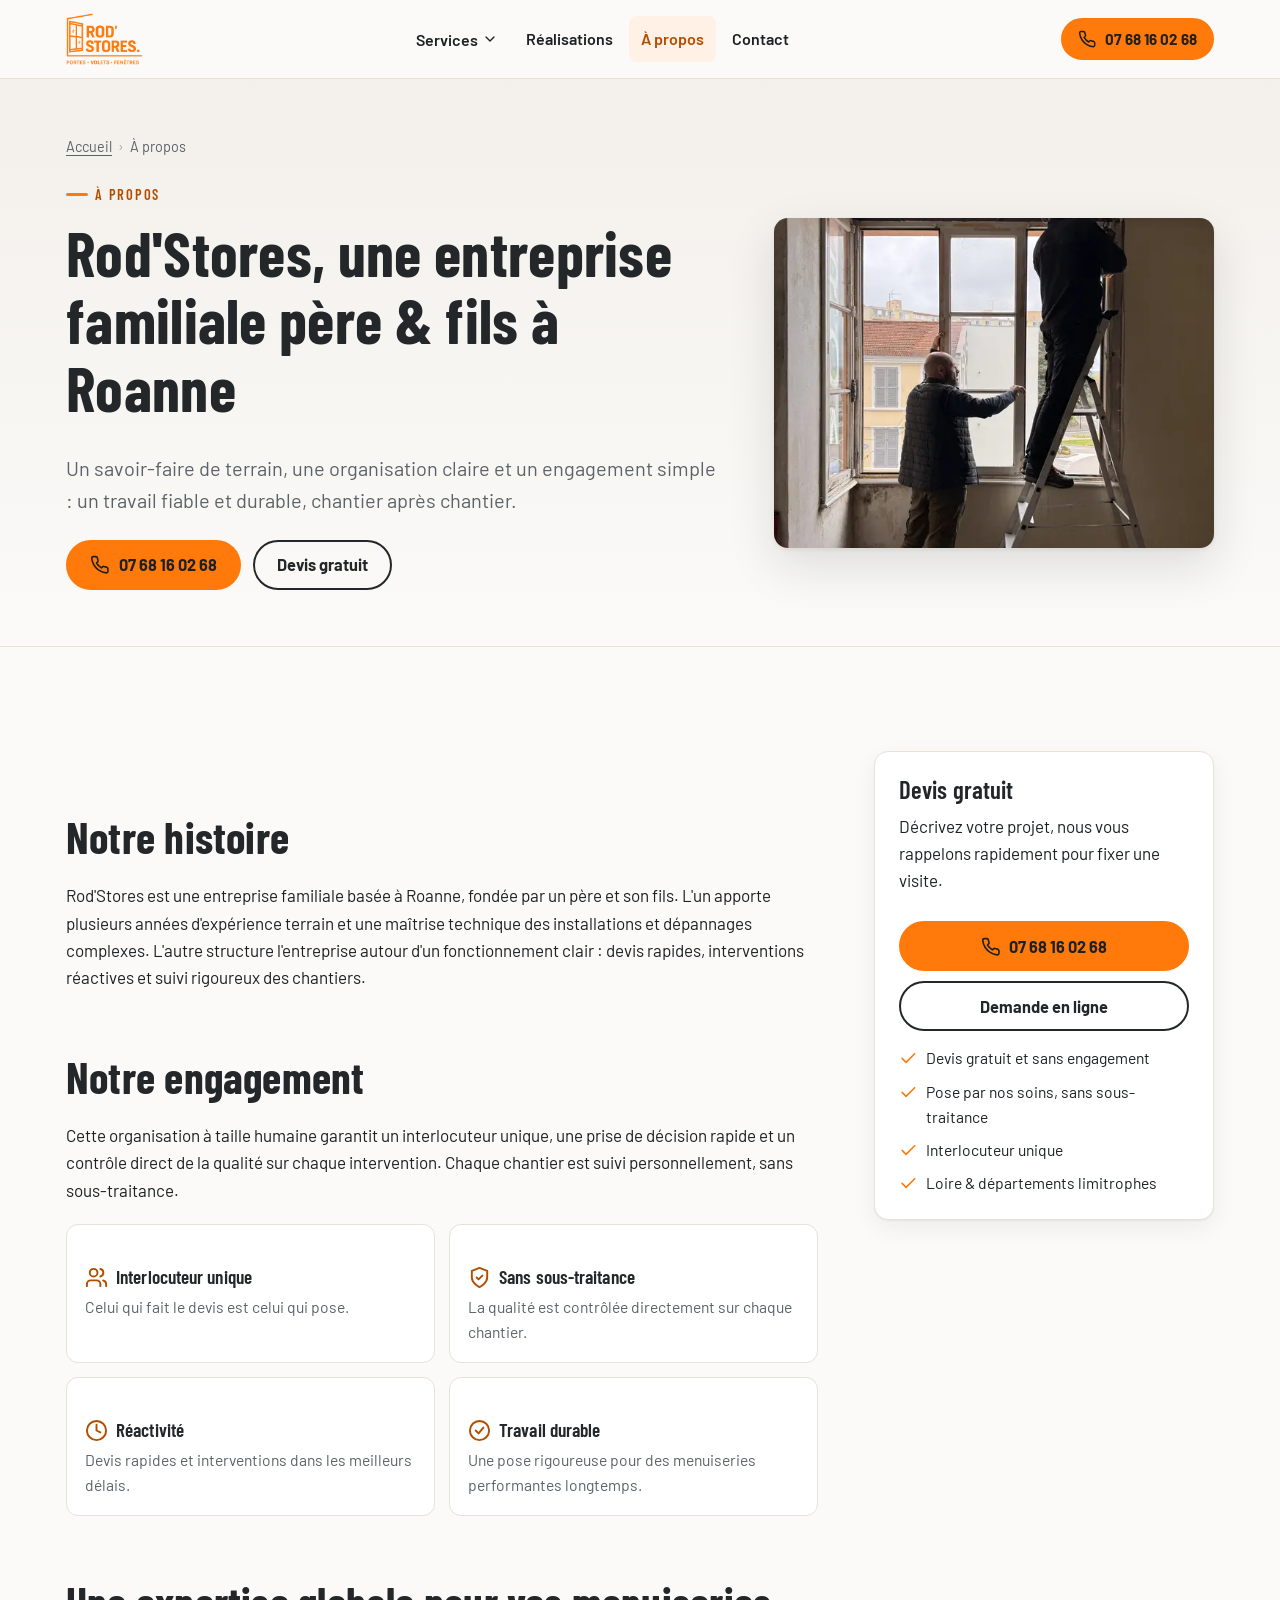
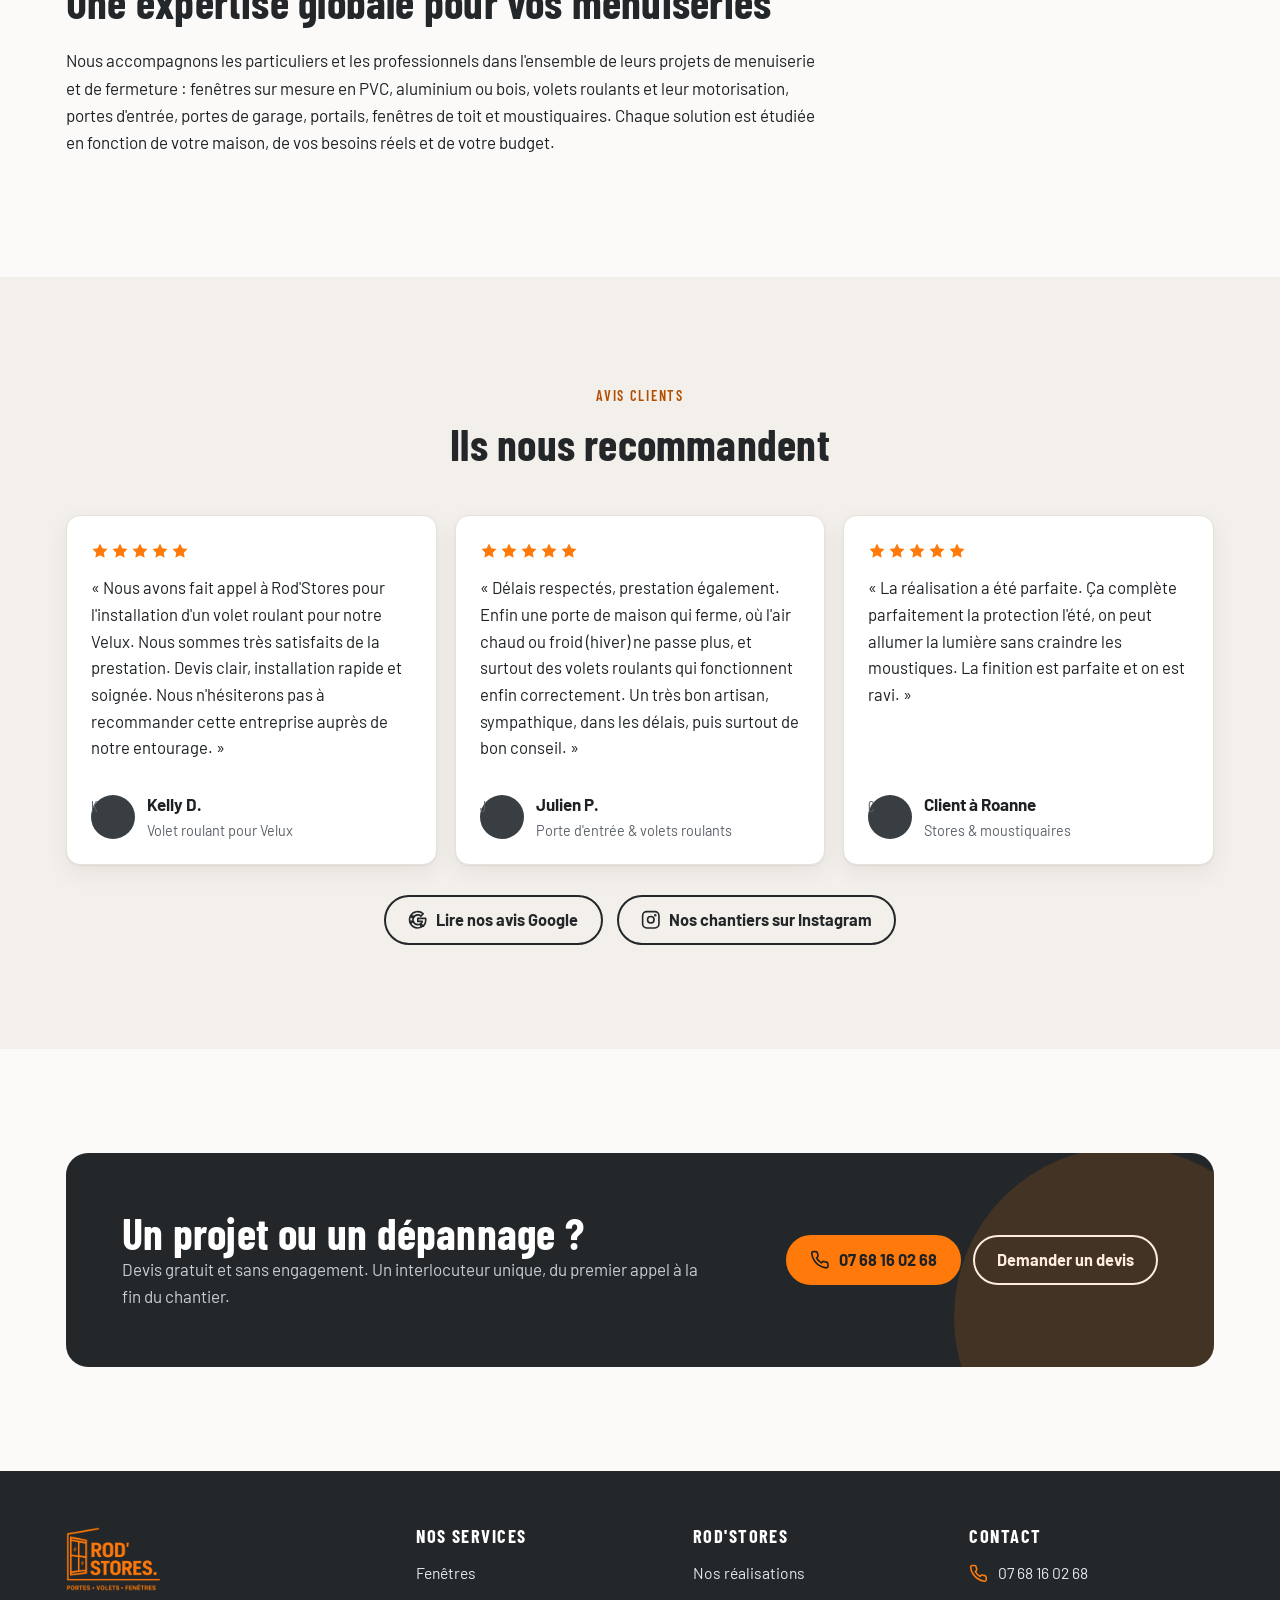
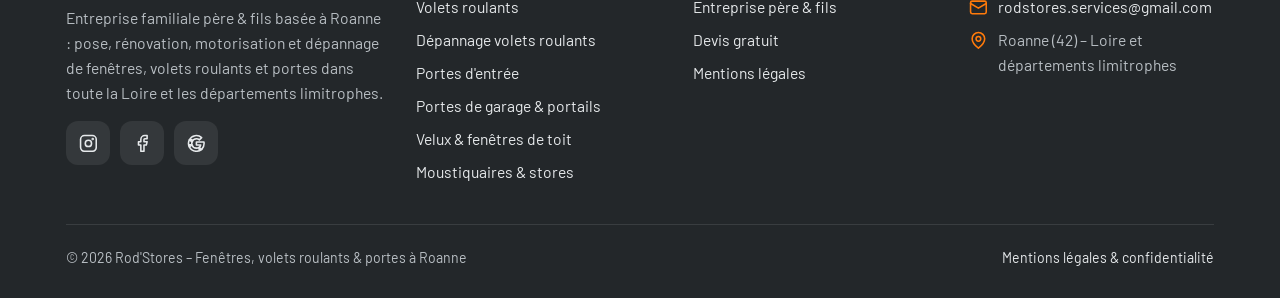
<file: docs/a-propos/index.html>
<!doctype html>
<html lang="fr">
<head>
<meta charset="utf-8">
<meta name="viewport" content="width=device-width, initial-scale=1, viewport-fit=cover">
<title>À propos – Entreprise père &amp; fils à Roanne | Rod&#x27;Stores</title>
<meta name="description" content="Rod&#x27;Stores, entreprise familiale père &amp; fils à Roanne : fenêtres, volets roulants, portes. Interlocuteur unique, sans sous-traitance, devis rapides.">
<meta name="robots" content="index, follow, max-image-preview:large">
<link rel="canonical" href="https://rodstores.fr/a-propos/">
<meta name="theme-color" content="#ff7a0a">
<meta name="geo.region" content="FR-42">
<meta name="geo.placename" content="Roanne">
<meta property="og:type" content="website">
<meta property="og:locale" content="fr_FR">
<meta property="og:site_name" content="Rod'Stores">
<meta property="og:title" content="À propos – Entreprise père &amp; fils à Roanne | Rod&#x27;Stores">
<meta property="og:description" content="Rod&#x27;Stores, entreprise familiale père &amp; fils à Roanne : fenêtres, volets roulants, portes. Interlocuteur unique, sans sous-traitance, devis rapides.">
<meta property="og:url" content="https://rodstores.fr/a-propos/">
<meta property="og:image" content="https://rodstores.fr/img/og-rodstores.jpg">
<meta name="twitter:card" content="summary_large_image">
<link rel="icon" href="../favicon.svg" type="image/svg+xml">
<link rel="apple-touch-icon" href="../img/apple-touch-icon.png">
<link rel="manifest" href="../site.webmanifest">
<link rel="preconnect" href="https://fonts.googleapis.com">
<link rel="preconnect" href="https://fonts.gstatic.com" crossorigin>
<link rel="stylesheet" href="https://fonts.googleapis.com/css2?family=Barlow+Condensed:wght@600;700&family=Barlow:wght@400;500;600;700&display=swap">
<link rel="stylesheet" href="../css/style.css">
<script type="application/ld+json">{"@context": "https://schema.org", "@type": "HomeAndConstructionBusiness", "@id": "https://rodstores.fr/#entreprise", "name": "Rod'Stores", "alternateName": "Rod'Stores – Menuiseries & dépannage", "description": "Spécialiste fenêtres, volets roulants et portes à Roanne : installation, rénovation, motorisation et dépannage. Entreprise familiale père & fils, devis gratuit, sans sous-traitance.", "url": "https://rodstores.fr/", "logo": "https://rodstores.fr/img/logo.png", "image": "https://rodstores.fr/img/og-rodstores.jpg", "telephone": "+33768160268", "email": "rodstores.services@gmail.com", "address": {"@type": "PostalAddress", "addressLocality": "Roanne", "postalCode": "42300", "addressRegion": "Auvergne-Rhône-Alpes", "addressCountry": "FR"}, "areaServed": [{"@type": "City", "name": "Roanne"}, {"@type": "City", "name": "Riorges"}, {"@type": "City", "name": "Charlieu"}, {"@type": "City", "name": "Feurs"}, {"@type": "City", "name": "Montbrison"}, {"@type": "City", "name": "Balbigny"}, {"@type": "City", "name": "Saint-Just-en-Chevalet"}, {"@type": "City", "name": "Saint-Étienne"}, {"@type": "City", "name": "Lyon"}, {"@type": "City", "name": "Vichy"}, {"@type": "AdministrativeArea", "name": "Loire"}], "sameAs": ["https://www.instagram.com/rod.stores/", "https://www.facebook.com/profile.php?id=61587493753974"], "knowsAbout": ["Fenêtres PVC", "Fenêtres aluminium", "Volets roulants", "Motorisation de volets roulants", "Dépannage de volets roulants", "Portes d'entrée", "Portes de garage", "Portails", "Velux", "Moustiquaires", "Stores"], "hasOfferCatalog": {"@type": "OfferCatalog", "name": "Services Rod'Stores", "itemListElement": [{"@type": "Offer", "itemOffered": {"@type": "Service", "name": "Fenêtres", "url": "https://rodstores.fr/fenetres/"}}, {"@type": "Offer", "itemOffered": {"@type": "Service", "name": "Volets roulants", "url": "https://rodstores.fr/volets-roulants/"}}, {"@type": "Offer", "itemOffered": {"@type": "Service", "name": "Dépannage volets roulants", "url": "https://rodstores.fr/depannage-volets-roulants/"}}, {"@type": "Offer", "itemOffered": {"@type": "Service", "name": "Portes d'entrée", "url": "https://rodstores.fr/porte/"}}, {"@type": "Offer", "itemOffered": {"@type": "Service", "name": "Portes de garage & portails", "url": "https://rodstores.fr/portes-de-garage/"}}, {"@type": "Offer", "itemOffered": {"@type": "Service", "name": "Velux & fenêtres de toit", "url": "https://rodstores.fr/velux-fenetres-de-toit/"}}, {"@type": "Offer", "itemOffered": {"@type": "Service", "name": "Moustiquaires & stores", "url": "https://rodstores.fr/moustiquaires/"}}]}}</script>
<script type="application/ld+json">{"@context": "https://schema.org", "@type": "BreadcrumbList", "itemListElement": [{"@type": "ListItem", "position": 1, "name": "À propos", "item": "https://rodstores.fr/a-propos/"}]}</script>
</head>
<body>
<svg width="0" height="0" style="position:absolute" aria-hidden="true"><symbol id="i-phone" viewBox="0 0 24 24"><path d="M22 16.9v3a2 2 0 0 1-2.2 2 19.8 19.8 0 0 1-8.6-3.1 19.5 19.5 0 0 1-6-6A19.8 19.8 0 0 1 2.1 4.2 2 2 0 0 1 4.1 2h3a2 2 0 0 1 2 1.7c.1.9.4 1.8.7 2.7a2 2 0 0 1-.5 2.1L8 9.8a16 16 0 0 0 6 6l1.3-1.3a2 2 0 0 1 2.1-.4c.9.3 1.8.6 2.7.7a2 2 0 0 1 1.7 2z"/></symbol><symbol id="i-mail" viewBox="0 0 24 24"><rect x="2" y="4" width="20" height="16" rx="2"/><path d="m22 7-10 6L2 7"/></symbol><symbol id="i-check" viewBox="0 0 24 24"><path d="M20 6 9 17l-5-5"/></symbol><symbol id="i-check-circle" viewBox="0 0 24 24"><circle cx="12" cy="12" r="10"/><path d="m8 12 3 3 5-6"/></symbol><symbol id="i-shield" viewBox="0 0 24 24"><path d="M12 22s8-4 8-10V5l-8-3-8 3v7c0 6 8 10 8 10z"/><path d="m9 12 2 2 4-4"/></symbol><symbol id="i-users" viewBox="0 0 24 24"><path d="M16 21v-2a4 4 0 0 0-4-4H6a4 4 0 0 0-4 4v2"/><circle cx="9" cy="7" r="4"/><path d="M22 21v-2a4 4 0 0 0-3-3.9M16 3.1a4 4 0 0 1 0 7.8"/></symbol><symbol id="i-wrench" viewBox="0 0 24 24"><path d="M14.7 6.3a1 1 0 0 0 0 1.4l1.6 1.6a1 1 0 0 0 1.4 0l3.8-3.8a6 6 0 0 1-7.9 7.9l-6.9 6.9a2.1 2.1 0 0 1-3-3l6.9-6.9a6 6 0 0 1 7.9-7.9z"/></symbol><symbol id="i-clock" viewBox="0 0 24 24"><circle cx="12" cy="12" r="10"/><path d="M12 6v6l4 2"/></symbol><symbol id="i-pin" viewBox="0 0 24 24"><path d="M20 10c0 6-8 12-8 12S4 16 4 10a8 8 0 0 1 16 0z"/><circle cx="12" cy="10" r="3"/></symbol><symbol id="i-star" viewBox="0 0 24 24"><path d="m12 2 3.1 6.3 6.9 1-5 4.9 1.2 6.8L12 17.8 5.8 21l1.2-6.8-5-4.9 6.9-1z"/></symbol><symbol id="i-arrow" viewBox="0 0 24 24"><path d="M5 12h14M13 5l7 7-7 7"/></symbol><symbol id="i-chevron" viewBox="0 0 24 24"><path d="m6 9 6 6 6-6"/></symbol><symbol id="i-menu" viewBox="0 0 24 24"><path d="M3 6h18M3 12h18M3 18h18"/></symbol><symbol id="i-x" viewBox="0 0 24 24"><path d="M18 6 6 18M6 6l12 12"/></symbol><symbol id="i-left" viewBox="0 0 24 24"><path d="m15 18-6-6 6-6"/></symbol><symbol id="i-right" viewBox="0 0 24 24"><path d="m9 18 6-6-6-6"/></symbol><symbol id="i-file" viewBox="0 0 24 24"><path d="M14 2H6a2 2 0 0 0-2 2v16a2 2 0 0 0 2 2h12a2 2 0 0 0 2-2V8z"/><path d="M14 2v6h6M9 13h6M9 17h6"/></symbol><symbol id="i-home" viewBox="0 0 24 24"><path d="m3 10 9-7 9 7v10a2 2 0 0 1-2 2H5a2 2 0 0 1-2-2z"/><path d="M9 22V12h6v10"/></symbol><symbol id="i-sun" viewBox="0 0 24 24"><circle cx="12" cy="12" r="4"/><path d="M12 2v2M12 20v2M4.9 4.9l1.4 1.4M17.7 17.7l1.4 1.4M2 12h2M20 12h2M4.9 19.1l1.4-1.4M17.7 6.3l1.4-1.4"/></symbol><symbol id="i-thermo" viewBox="0 0 24 24"><path d="M14 14.8V4a2 2 0 0 0-4 0v10.8a4 4 0 1 0 4 0z"/></symbol><symbol id="i-lock" viewBox="0 0 24 24"><rect x="3" y="11" width="18" height="11" rx="2"/><path d="M7 11V7a5 5 0 0 1 10 0v4"/></symbol><symbol id="i-zap" viewBox="0 0 24 24"><path d="M13 2 3 14h9l-1 8 10-12h-9z"/></symbol><symbol id="i-volume" viewBox="0 0 24 24"><path d="M11 5 6 9H2v6h4l5 4z"/><path d="M15.5 8.5a5 5 0 0 1 0 7M19 5a10 10 0 0 1 0 14"/></symbol><symbol id="i-ruler" viewBox="0 0 24 24"><path d="M21.3 15.3 8.7 2.7a1 1 0 0 0-1.4 0L2.7 7.3a1 1 0 0 0 0 1.4l12.6 12.6a1 1 0 0 0 1.4 0l4.6-4.6a1 1 0 0 0 0-1.4zM7.5 10.5l2-2M10.5 13.5l2-2M13.5 16.5l2-2"/></symbol><symbol id="i-instagram" viewBox="0 0 24 24"><rect x="2" y="2" width="20" height="20" rx="5"/><circle cx="12" cy="12" r="4"/><circle cx="17.5" cy="6.5" r=".6" fill="currentColor"/></symbol><symbol id="i-facebook" viewBox="0 0 24 24"><path d="M18 2h-3a5 5 0 0 0-5 5v3H7v4h3v8h4v-8h3l1-4h-4V7a1 1 0 0 1 1-1h3z"/></symbol><symbol id="i-google" viewBox="0 0 24 24"><path d="M21.8 12.2c0-.7-.1-1.4-.2-2H12v3.8h5.5a4.7 4.7 0 0 1-2 3.1v2.6h3.3c1.9-1.8 3-4.4 3-7.5z"/><path d="M12 22c2.7 0 5-.9 6.7-2.4l-3.3-2.6c-.9.6-2 1-3.4 1-2.6 0-4.8-1.8-5.6-4.1H3v2.6A10 10 0 0 0 12 22z"/><path d="M6.4 13.9a6 6 0 0 1 0-3.8V7.5H3a10 10 0 0 0 0 9z"/><path d="M12 6c1.5 0 2.8.5 3.8 1.5l2.9-2.9A10 10 0 0 0 3 7.5l3.4 2.6C7.2 7.8 9.4 6 12 6z"/></symbol><symbol id="i-message" viewBox="0 0 24 24"><path d="M21 15a2 2 0 0 1-2 2H7l-4 4V5a2 2 0 0 1 2-2h14a2 2 0 0 1 2 2z"/></symbol></svg>
<a class="skip" href="#contenu">Aller au contenu</a>
<header class="site-header">
  <div class="wrap header-in">
    <a class="brand" href="../" aria-label="Rod'Stores – accueil">
      <img src="../img/logo.webp" width="480" height="323" alt="Rod'Stores – portes, volets, fenêtres">
    </a>
    <nav class="nav" aria-label="Navigation principale"><ul><li class="has-sub"><button type="button" aria-haspopup="true">Services <svg class="icon" aria-hidden="true" viewBox="0 0 24 24"><use href="#i-chevron"/></svg></button><ul class="submenu"><li><a href="../fenetres/">Fenêtres</a></li><li><a href="../volets-roulants/">Volets roulants</a></li><li><a href="../depannage-volets-roulants/">Dépannage volets roulants</a></li><li><a href="../porte/">Portes d&#x27;entrée</a></li><li><a href="../portes-de-garage/">Portes de garage &amp; portails</a></li><li><a href="../velux-fenetres-de-toit/">Velux &amp; fenêtres de toit</a></li><li><a href="../moustiquaires/">Moustiquaires &amp; stores</a></li></ul></li><li><a href="../nos-realisations/">Réalisations</a></li><li><a href="../a-propos/" aria-current="page">À propos</a></li><li><a href="../contact/">Contact</a></li></ul></nav>
    <a class="btn btn--sm header-cta" href="tel:+33768160268"><svg class="icon" aria-hidden="true" viewBox="0 0 24 24"><use href="#i-phone"/></svg> 07 68 16 02 68</a>
    <button class="burger" type="button" aria-label="Menu" aria-expanded="false" aria-controls="menu-mobile">
      <svg class="icon i-menu" aria-hidden="true" viewBox="0 0 24 24"><use href="#i-menu"/></svg><svg class="icon i-close" aria-hidden="true" viewBox="0 0 24 24"><use href="#i-x"/></svg>
    </button>
  </div>
</header>
<div class="mobile-menu" id="menu-mobile">
  <ul><li><a href="../#services">Services</a></li><li class="sub"><a href="../fenetres/">Fenêtres</a></li><li class="sub"><a href="../volets-roulants/">Volets roulants</a></li><li class="sub"><a href="../depannage-volets-roulants/">Dépannage volets roulants</a></li><li class="sub"><a href="../porte/">Portes d&#x27;entrée</a></li><li class="sub"><a href="../portes-de-garage/">Portes de garage &amp; portails</a></li><li class="sub"><a href="../velux-fenetres-de-toit/">Velux &amp; fenêtres de toit</a></li><li class="sub"><a href="../moustiquaires/">Moustiquaires &amp; stores</a></li><li><a href="../nos-realisations/">Réalisations <svg class="icon" aria-hidden="true" viewBox="0 0 24 24"><use href="#i-right"/></svg></a></li><li><a href="../a-propos/">À propos <svg class="icon" aria-hidden="true" viewBox="0 0 24 24"><use href="#i-right"/></svg></a></li><li><a href="../contact/">Contact <svg class="icon" aria-hidden="true" viewBox="0 0 24 24"><use href="#i-right"/></svg></a></li></ul>
  <a class="btn" href="tel:+33768160268"><svg class="icon" aria-hidden="true" viewBox="0 0 24 24"><use href="#i-phone"/></svg> Appeler le 07 68 16 02 68</a>
</div>
<main id="contenu">
<section class="page-hero">
  <div class="wrap">
    <nav class="crumbs" aria-label="Fil d'Ariane"><ol><li><a href="../">Accueil</a></li><li><span aria-current="page">À propos</span></li></ol></nav>
    <div class="page-hero-grid">
      <div>
        <p class="eyebrow">À propos</p>
        <h1>Rod'Stores, une entreprise familiale père &amp; fils à Roanne</h1>
        <p class="lead">Un savoir-faire de terrain, une organisation claire et un engagement simple : un travail fiable et durable, chantier après chantier.</p>
        <div class="btn-row">
          <a class="btn" href="tel:+33768160268"><svg class="icon" aria-hidden="true" viewBox="0 0 24 24"><use href="#i-phone"/></svg> 07 68 16 02 68</a>
          <a class="btn btn--ghost" href="../contact/">Devis gratuit</a>
        </div>
        
      </div>
      <div class="page-hero-media"><img src="../img/pere-fils-600.webp" srcset="../img/pere-fils-600.webp 600w, ../img/pere-fils-1200.webp 1200w" sizes="(min-width: 900px) 440px, 100vw" width="1200" height="1600" alt="Le père et le fils de Rod&#x27;Stores au travail" fetchpriority="high" decoding="async"></div>
    </div>
  </div>
</section>
<section class="section">
  <div class="wrap content-grid">
    <div class="prose">
      <h2>Notre histoire</h2>
      <p>Rod'Stores est une entreprise familiale basée à Roanne, fondée par un père et son fils. L'un apporte plusieurs années d'expérience terrain et une maîtrise technique des installations et dépannages complexes. L'autre structure l'entreprise autour d'un fonctionnement clair : devis rapides, interventions réactives et suivi rigoureux des chantiers.</p>
      <h2>Notre engagement</h2>
      <p>Cette organisation à taille humaine garantit un interlocuteur unique, une prise de décision rapide et un contrôle direct de la qualité sur chaque intervention. Chaque chantier est suivi personnellement, sans sous-traitance.</p>
      <div class="feature-list"><div class="feature"><h3><svg class="icon" aria-hidden="true" viewBox="0 0 24 24"><use href="#i-users"/></svg> Interlocuteur unique</h3><p>Celui qui fait le devis est celui qui pose.</p></div><div class="feature"><h3><svg class="icon" aria-hidden="true" viewBox="0 0 24 24"><use href="#i-shield"/></svg> Sans sous-traitance</h3><p>La qualité est contrôlée directement sur chaque chantier.</p></div><div class="feature"><h3><svg class="icon" aria-hidden="true" viewBox="0 0 24 24"><use href="#i-clock"/></svg> Réactivité</h3><p>Devis rapides et interventions dans les meilleurs délais.</p></div><div class="feature"><h3><svg class="icon" aria-hidden="true" viewBox="0 0 24 24"><use href="#i-check-circle"/></svg> Travail durable</h3><p>Une pose rigoureuse pour des menuiseries performantes longtemps.</p></div></div>
      <h2>Une expertise globale pour vos menuiseries</h2>
      <p>Nous accompagnons les particuliers et les professionnels dans l'ensemble de leurs projets de menuiserie et de fermeture : fenêtres sur mesure en PVC, aluminium ou bois, volets roulants et leur motorisation, portes d'entrée, portes de garage, portails, fenêtres de toit et moustiquaires. Chaque solution est étudiée en fonction de votre maison, de vos besoins réels et de votre budget.</p>
    </div>
    <aside class="aside-sticky">
  <div class="aside-card">
    <h3>Devis gratuit</h3>
    <p>Décrivez votre projet, nous vous rappelons rapidement pour fixer une visite.</p>
    <a class="btn" href="tel:+33768160268"><svg class="icon" aria-hidden="true" viewBox="0 0 24 24"><use href="#i-phone"/></svg> 07 68 16 02 68</a>
    <a class="btn btn--ghost" href="../contact/">Demande en ligne</a>
    <ul>
      <li><svg class="icon" aria-hidden="true" viewBox="0 0 24 24"><use href="#i-check"/></svg> Devis gratuit et sans engagement</li>
      <li><svg class="icon" aria-hidden="true" viewBox="0 0 24 24"><use href="#i-check"/></svg> Pose par nos soins, sans sous-traitance</li>
      <li><svg class="icon" aria-hidden="true" viewBox="0 0 24 24"><use href="#i-check"/></svg> Interlocuteur unique</li>
      <li><svg class="icon" aria-hidden="true" viewBox="0 0 24 24"><use href="#i-check"/></svg> Loire &amp; départements limitrophes</li>
    </ul>
  </div>
</aside>
  </div>
</section>
<section class="section section--tint">
  <div class="wrap">
    <div class="section-head section-head--center"><p class="eyebrow">Avis clients</p><h2>Ils nous recommandent</h2></div>
    <div class="quotes"><figure class="quote reveal">
  <div class="stars" aria-label="Avis 5 étoiles"><svg class="icon" aria-hidden="true" viewBox="0 0 24 24"><use href="#i-star"/></svg><svg class="icon" aria-hidden="true" viewBox="0 0 24 24"><use href="#i-star"/></svg><svg class="icon" aria-hidden="true" viewBox="0 0 24 24"><use href="#i-star"/></svg><svg class="icon" aria-hidden="true" viewBox="0 0 24 24"><use href="#i-star"/></svg><svg class="icon" aria-hidden="true" viewBox="0 0 24 24"><use href="#i-star"/></svg></div>
  <blockquote><p>« Nous avons fait appel à Rod&#x27;Stores pour l&#x27;installation d&#x27;un volet roulant pour notre Velux. Nous sommes très satisfaits de la prestation. Devis clair, installation rapide et soignée. Nous n&#x27;hésiterons pas à recommander cette entreprise auprès de notre entourage. »</p></blockquote>
  <figcaption><span class="avatar" aria-hidden="true">K</span><div>Kelly D.<span>Volet roulant pour Velux</span></div></figcaption>
</figure><figure class="quote reveal">
  <div class="stars" aria-label="Avis 5 étoiles"><svg class="icon" aria-hidden="true" viewBox="0 0 24 24"><use href="#i-star"/></svg><svg class="icon" aria-hidden="true" viewBox="0 0 24 24"><use href="#i-star"/></svg><svg class="icon" aria-hidden="true" viewBox="0 0 24 24"><use href="#i-star"/></svg><svg class="icon" aria-hidden="true" viewBox="0 0 24 24"><use href="#i-star"/></svg><svg class="icon" aria-hidden="true" viewBox="0 0 24 24"><use href="#i-star"/></svg></div>
  <blockquote><p>« Délais respectés, prestation également. Enfin une porte de maison qui ferme, où l&#x27;air chaud ou froid (hiver) ne passe plus, et surtout des volets roulants qui fonctionnent enfin correctement. Un très bon artisan, sympathique, dans les délais, puis surtout de bon conseil. »</p></blockquote>
  <figcaption><span class="avatar" aria-hidden="true">J</span><div>Julien P.<span>Porte d&#x27;entrée &amp; volets roulants</span></div></figcaption>
</figure><figure class="quote reveal">
  <div class="stars" aria-label="Avis 5 étoiles"><svg class="icon" aria-hidden="true" viewBox="0 0 24 24"><use href="#i-star"/></svg><svg class="icon" aria-hidden="true" viewBox="0 0 24 24"><use href="#i-star"/></svg><svg class="icon" aria-hidden="true" viewBox="0 0 24 24"><use href="#i-star"/></svg><svg class="icon" aria-hidden="true" viewBox="0 0 24 24"><use href="#i-star"/></svg><svg class="icon" aria-hidden="true" viewBox="0 0 24 24"><use href="#i-star"/></svg></div>
  <blockquote><p>« La réalisation a été parfaite. Ça complète parfaitement la protection l&#x27;été, on peut allumer la lumière sans craindre les moustiques. La finition est parfaite et on est ravi. »</p></blockquote>
  <figcaption><span class="avatar" aria-hidden="true">C</span><div>Client à Roanne<span>Stores &amp; moustiquaires</span></div></figcaption>
</figure></div>
<div class="reviews-cta">
  <a class="btn btn--ghost" href="https://share.google/G2dC7RXC4SZobGMtx" target="_blank" rel="noopener"><svg class="icon" aria-hidden="true" viewBox="0 0 24 24"><use href="#i-google"/></svg> Lire nos avis Google</a>
  <a class="btn btn--ghost" href="https://www.instagram.com/rod.stores/" target="_blank" rel="noopener"><svg class="icon" aria-hidden="true" viewBox="0 0 24 24"><use href="#i-instagram"/></svg> Nos chantiers sur Instagram</a>
</div>
  </div>
</section>
<section class="section" aria-label="Demande de devis">
  <div class="wrap">
    <div class="cta-band reveal">
      <div><h2>Un projet ou un dépannage ?</h2><p>Devis gratuit et sans engagement. Un interlocuteur unique, du premier appel à la fin du chantier.</p></div>
      <div class="btn-row">
        <a class="btn" href="tel:+33768160268"><svg class="icon" aria-hidden="true" viewBox="0 0 24 24"><use href="#i-phone"/></svg> 07 68 16 02 68</a>
        <a class="btn btn--ghost" href="../contact/">Demander un devis</a>
      </div>
    </div>
  </div>
</section>
</main>
<footer class="site-footer">
  <div class="wrap">
    <div class="footer-grid">
      <div class="footer-brand">
        <img src="../img/logo.webp" width="480" height="323" alt="Rod'Stores" loading="lazy">
        <p>Entreprise familiale père &amp; fils basée à Roanne : pose, rénovation, motorisation et dépannage de fenêtres, volets roulants et portes dans toute la Loire et les départements limitrophes.</p>
        <div class="socials">
          <a href="https://www.instagram.com/rod.stores/" rel="noopener" target="_blank" aria-label="Instagram Rod'Stores"><svg class="icon" aria-hidden="true" viewBox="0 0 24 24"><use href="#i-instagram"/></svg></a>
          <a href="https://www.facebook.com/profile.php?id=61587493753974" rel="noopener" target="_blank" aria-label="Facebook Rod'Stores"><svg class="icon" aria-hidden="true" viewBox="0 0 24 24"><use href="#i-facebook"/></svg></a>
          <a href="https://share.google/G2dC7RXC4SZobGMtx" rel="noopener" target="_blank" aria-label="Avis Google Rod'Stores"><svg class="icon" aria-hidden="true" viewBox="0 0 24 24"><use href="#i-google"/></svg></a>
        </div>
      </div>
      <div>
        <h2>Nos services</h2>
        <ul><li><a href="../fenetres/">Fenêtres</a></li><li><a href="../volets-roulants/">Volets roulants</a></li><li><a href="../depannage-volets-roulants/">Dépannage volets roulants</a></li><li><a href="../porte/">Portes d&#x27;entrée</a></li><li><a href="../portes-de-garage/">Portes de garage &amp; portails</a></li><li><a href="../velux-fenetres-de-toit/">Velux &amp; fenêtres de toit</a></li><li><a href="../moustiquaires/">Moustiquaires &amp; stores</a></li></ul>
      </div>
      <div>
        <h2>Rod'Stores</h2>
        <ul>
          <li><a href="../nos-realisations/">Nos réalisations</a></li>
          <li><a href="../a-propos/">Entreprise père &amp; fils</a></li>
          <li><a href="../contact/">Devis gratuit</a></li>
          <li><a href="../mention-legales/">Mentions légales</a></li>
        </ul>
      </div>
      <div>
        <h2>Contact</h2>
        <ul class="nap">
          <li><svg class="icon" aria-hidden="true" viewBox="0 0 24 24"><use href="#i-phone"/></svg><a href="tel:+33768160268">07 68 16 02 68</a></li>
          <li><svg class="icon" aria-hidden="true" viewBox="0 0 24 24"><use href="#i-mail"/></svg><a href="mailto:rodstores.services@gmail.com">rodstores.services@gmail.com</a></li>
          <li><svg class="icon" aria-hidden="true" viewBox="0 0 24 24"><use href="#i-pin"/></svg><span>Roanne (42) – Loire et départements limitrophes</span></li>
        </ul>
      </div>
    </div>
    <div class="footer-bottom">
      <span>© 2026 Rod'Stores – Fenêtres, volets roulants &amp; portes à Roanne</span>
      <span><a href="../mention-legales/">Mentions légales &amp; confidentialité</a></span>
    </div>
  </div>
</footer>
<div class="callbar">
  <a class="btn" href="tel:+33768160268"><svg class="icon" aria-hidden="true" viewBox="0 0 24 24"><use href="#i-phone"/></svg> Appeler</a>
  <a class="btn btn--ghost" href="../contact/"><svg class="icon" aria-hidden="true" viewBox="0 0 24 24"><use href="#i-file"/></svg> Devis gratuit</a>
</div>
<dialog class="lightbox" id="lightbox" aria-label="Photo agrandie">
  <img src="[data-uri]" alt="">
  <p></p>
  <button class="lb-close" type="button" aria-label="Fermer"><svg class="icon" aria-hidden="true" viewBox="0 0 24 24"><use href="#i-x"/></svg></button>
  <button class="lb-nav lb-prev" type="button" aria-label="Photo précédente"><svg class="icon" aria-hidden="true" viewBox="0 0 24 24"><use href="#i-left"/></svg></button>
  <button class="lb-nav lb-next" type="button" aria-label="Photo suivante"><svg class="icon" aria-hidden="true" viewBox="0 0 24 24"><use href="#i-right"/></svg></button>
</dialog>
<script src="../js/main.js" defer></script>
</body>
</html>
</file>
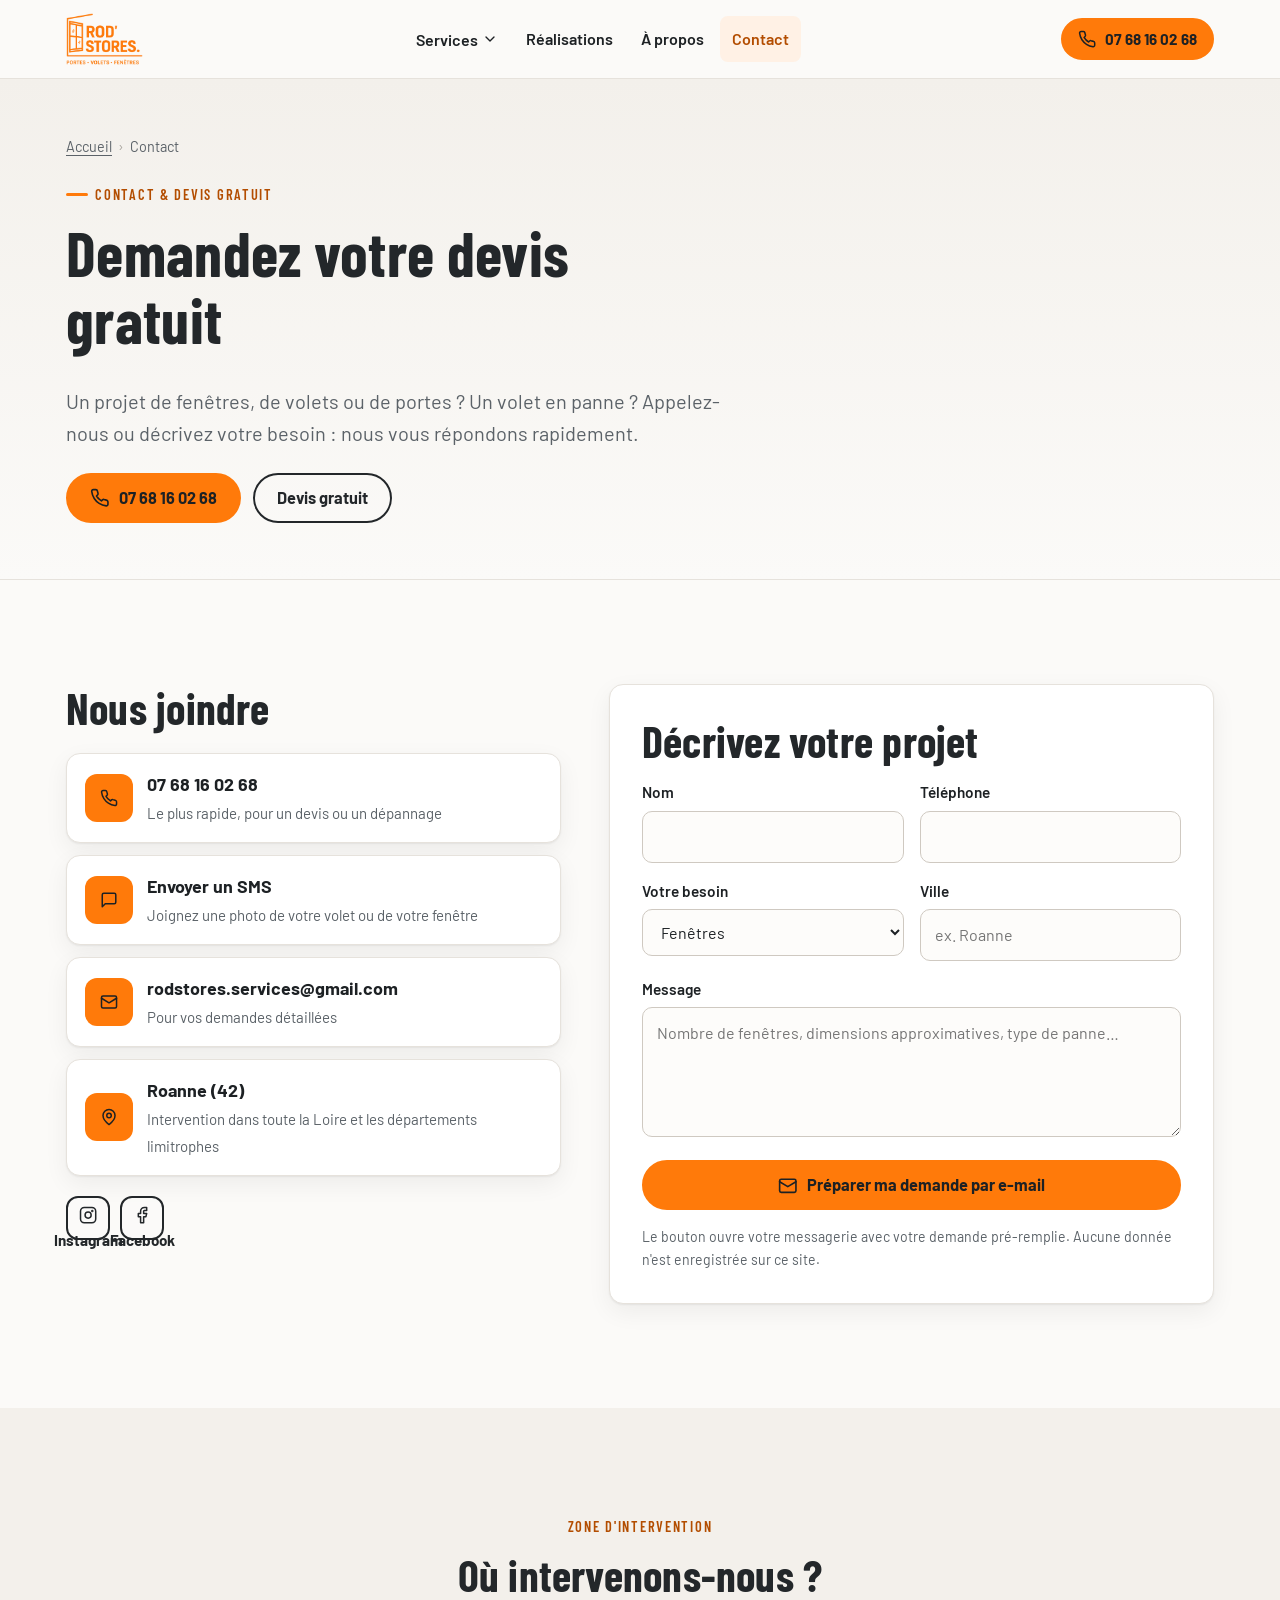
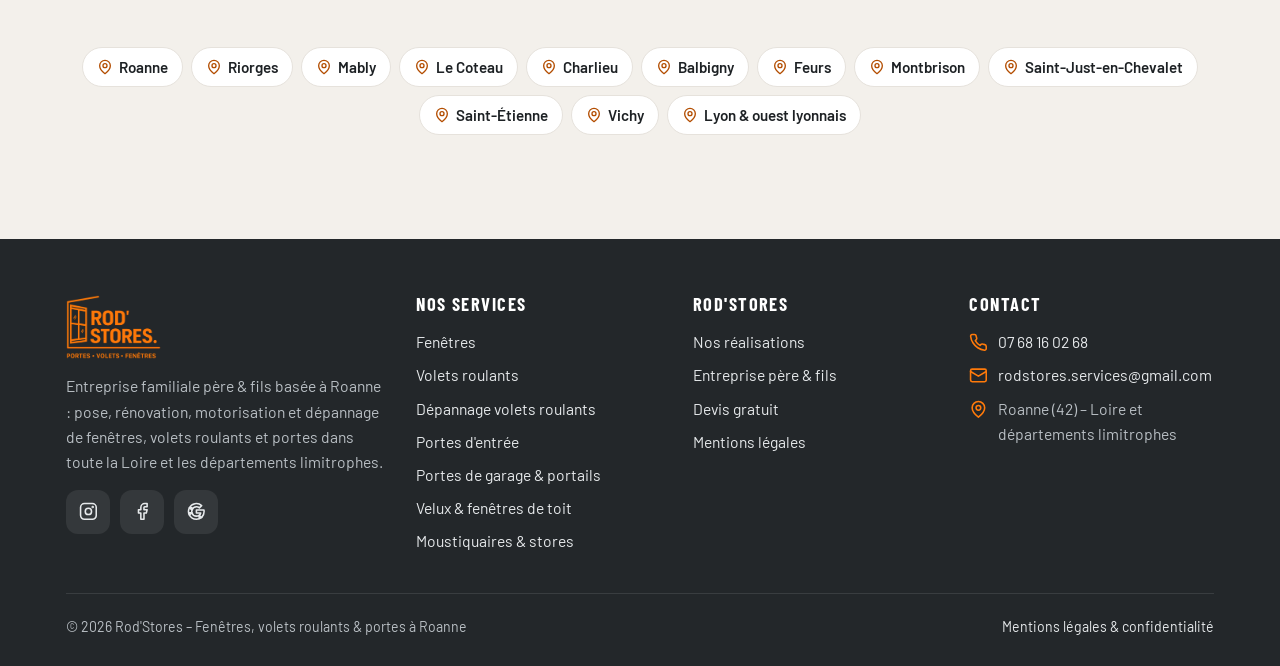
<file: docs/contact/index.html>
<!doctype html>
<html lang="fr">
<head>
<meta charset="utf-8">
<meta name="viewport" content="width=device-width, initial-scale=1, viewport-fit=cover">
<title>Contact &amp; devis gratuit – Rod&#x27;Stores Roanne | 07 68 16 02 68</title>
<meta name="description" content="Contactez Rod&#x27;Stores à Roanne pour un devis gratuit fenêtres, volets roulants, portes ou un dépannage : 07 68 16 02 68 ou rodstores.services@gmail.com.">
<meta name="robots" content="index, follow, max-image-preview:large">
<link rel="canonical" href="https://rodstores.fr/contact/">
<meta name="theme-color" content="#ff7a0a">
<meta name="geo.region" content="FR-42">
<meta name="geo.placename" content="Roanne">
<meta property="og:type" content="website">
<meta property="og:locale" content="fr_FR">
<meta property="og:site_name" content="Rod'Stores">
<meta property="og:title" content="Contact &amp; devis gratuit – Rod&#x27;Stores Roanne | 07 68 16 02 68">
<meta property="og:description" content="Contactez Rod&#x27;Stores à Roanne pour un devis gratuit fenêtres, volets roulants, portes ou un dépannage : 07 68 16 02 68 ou rodstores.services@gmail.com.">
<meta property="og:url" content="https://rodstores.fr/contact/">
<meta property="og:image" content="https://rodstores.fr/img/og-rodstores.jpg">
<meta name="twitter:card" content="summary_large_image">
<link rel="icon" href="../favicon.svg" type="image/svg+xml">
<link rel="apple-touch-icon" href="../img/apple-touch-icon.png">
<link rel="manifest" href="../site.webmanifest">
<link rel="preconnect" href="https://fonts.googleapis.com">
<link rel="preconnect" href="https://fonts.gstatic.com" crossorigin>
<link rel="stylesheet" href="https://fonts.googleapis.com/css2?family=Barlow+Condensed:wght@600;700&family=Barlow:wght@400;500;600;700&display=swap">
<link rel="stylesheet" href="../css/style.css">
<script type="application/ld+json">{"@context": "https://schema.org", "@type": "HomeAndConstructionBusiness", "@id": "https://rodstores.fr/#entreprise", "name": "Rod'Stores", "alternateName": "Rod'Stores – Menuiseries & dépannage", "description": "Spécialiste fenêtres, volets roulants et portes à Roanne : installation, rénovation, motorisation et dépannage. Entreprise familiale père & fils, devis gratuit, sans sous-traitance.", "url": "https://rodstores.fr/", "logo": "https://rodstores.fr/img/logo.png", "image": "https://rodstores.fr/img/og-rodstores.jpg", "telephone": "+33768160268", "email": "rodstores.services@gmail.com", "address": {"@type": "PostalAddress", "addressLocality": "Roanne", "postalCode": "42300", "addressRegion": "Auvergne-Rhône-Alpes", "addressCountry": "FR"}, "areaServed": [{"@type": "City", "name": "Roanne"}, {"@type": "City", "name": "Riorges"}, {"@type": "City", "name": "Charlieu"}, {"@type": "City", "name": "Feurs"}, {"@type": "City", "name": "Montbrison"}, {"@type": "City", "name": "Balbigny"}, {"@type": "City", "name": "Saint-Just-en-Chevalet"}, {"@type": "City", "name": "Saint-Étienne"}, {"@type": "City", "name": "Lyon"}, {"@type": "City", "name": "Vichy"}, {"@type": "AdministrativeArea", "name": "Loire"}], "sameAs": ["https://www.instagram.com/rod.stores/", "https://www.facebook.com/profile.php?id=61587493753974"], "knowsAbout": ["Fenêtres PVC", "Fenêtres aluminium", "Volets roulants", "Motorisation de volets roulants", "Dépannage de volets roulants", "Portes d'entrée", "Portes de garage", "Portails", "Velux", "Moustiquaires", "Stores"], "hasOfferCatalog": {"@type": "OfferCatalog", "name": "Services Rod'Stores", "itemListElement": [{"@type": "Offer", "itemOffered": {"@type": "Service", "name": "Fenêtres", "url": "https://rodstores.fr/fenetres/"}}, {"@type": "Offer", "itemOffered": {"@type": "Service", "name": "Volets roulants", "url": "https://rodstores.fr/volets-roulants/"}}, {"@type": "Offer", "itemOffered": {"@type": "Service", "name": "Dépannage volets roulants", "url": "https://rodstores.fr/depannage-volets-roulants/"}}, {"@type": "Offer", "itemOffered": {"@type": "Service", "name": "Portes d'entrée", "url": "https://rodstores.fr/porte/"}}, {"@type": "Offer", "itemOffered": {"@type": "Service", "name": "Portes de garage & portails", "url": "https://rodstores.fr/portes-de-garage/"}}, {"@type": "Offer", "itemOffered": {"@type": "Service", "name": "Velux & fenêtres de toit", "url": "https://rodstores.fr/velux-fenetres-de-toit/"}}, {"@type": "Offer", "itemOffered": {"@type": "Service", "name": "Moustiquaires & stores", "url": "https://rodstores.fr/moustiquaires/"}}]}}</script>
<script type="application/ld+json">{"@context": "https://schema.org", "@type": "BreadcrumbList", "itemListElement": [{"@type": "ListItem", "position": 1, "name": "Contact", "item": "https://rodstores.fr/contact/"}]}</script>
</head>
<body>
<svg width="0" height="0" style="position:absolute" aria-hidden="true"><symbol id="i-phone" viewBox="0 0 24 24"><path d="M22 16.9v3a2 2 0 0 1-2.2 2 19.8 19.8 0 0 1-8.6-3.1 19.5 19.5 0 0 1-6-6A19.8 19.8 0 0 1 2.1 4.2 2 2 0 0 1 4.1 2h3a2 2 0 0 1 2 1.7c.1.9.4 1.8.7 2.7a2 2 0 0 1-.5 2.1L8 9.8a16 16 0 0 0 6 6l1.3-1.3a2 2 0 0 1 2.1-.4c.9.3 1.8.6 2.7.7a2 2 0 0 1 1.7 2z"/></symbol><symbol id="i-mail" viewBox="0 0 24 24"><rect x="2" y="4" width="20" height="16" rx="2"/><path d="m22 7-10 6L2 7"/></symbol><symbol id="i-check" viewBox="0 0 24 24"><path d="M20 6 9 17l-5-5"/></symbol><symbol id="i-check-circle" viewBox="0 0 24 24"><circle cx="12" cy="12" r="10"/><path d="m8 12 3 3 5-6"/></symbol><symbol id="i-shield" viewBox="0 0 24 24"><path d="M12 22s8-4 8-10V5l-8-3-8 3v7c0 6 8 10 8 10z"/><path d="m9 12 2 2 4-4"/></symbol><symbol id="i-users" viewBox="0 0 24 24"><path d="M16 21v-2a4 4 0 0 0-4-4H6a4 4 0 0 0-4 4v2"/><circle cx="9" cy="7" r="4"/><path d="M22 21v-2a4 4 0 0 0-3-3.9M16 3.1a4 4 0 0 1 0 7.8"/></symbol><symbol id="i-wrench" viewBox="0 0 24 24"><path d="M14.7 6.3a1 1 0 0 0 0 1.4l1.6 1.6a1 1 0 0 0 1.4 0l3.8-3.8a6 6 0 0 1-7.9 7.9l-6.9 6.9a2.1 2.1 0 0 1-3-3l6.9-6.9a6 6 0 0 1 7.9-7.9z"/></symbol><symbol id="i-clock" viewBox="0 0 24 24"><circle cx="12" cy="12" r="10"/><path d="M12 6v6l4 2"/></symbol><symbol id="i-pin" viewBox="0 0 24 24"><path d="M20 10c0 6-8 12-8 12S4 16 4 10a8 8 0 0 1 16 0z"/><circle cx="12" cy="10" r="3"/></symbol><symbol id="i-star" viewBox="0 0 24 24"><path d="m12 2 3.1 6.3 6.9 1-5 4.9 1.2 6.8L12 17.8 5.8 21l1.2-6.8-5-4.9 6.9-1z"/></symbol><symbol id="i-arrow" viewBox="0 0 24 24"><path d="M5 12h14M13 5l7 7-7 7"/></symbol><symbol id="i-chevron" viewBox="0 0 24 24"><path d="m6 9 6 6 6-6"/></symbol><symbol id="i-menu" viewBox="0 0 24 24"><path d="M3 6h18M3 12h18M3 18h18"/></symbol><symbol id="i-x" viewBox="0 0 24 24"><path d="M18 6 6 18M6 6l12 12"/></symbol><symbol id="i-left" viewBox="0 0 24 24"><path d="m15 18-6-6 6-6"/></symbol><symbol id="i-right" viewBox="0 0 24 24"><path d="m9 18 6-6-6-6"/></symbol><symbol id="i-file" viewBox="0 0 24 24"><path d="M14 2H6a2 2 0 0 0-2 2v16a2 2 0 0 0 2 2h12a2 2 0 0 0 2-2V8z"/><path d="M14 2v6h6M9 13h6M9 17h6"/></symbol><symbol id="i-home" viewBox="0 0 24 24"><path d="m3 10 9-7 9 7v10a2 2 0 0 1-2 2H5a2 2 0 0 1-2-2z"/><path d="M9 22V12h6v10"/></symbol><symbol id="i-sun" viewBox="0 0 24 24"><circle cx="12" cy="12" r="4"/><path d="M12 2v2M12 20v2M4.9 4.9l1.4 1.4M17.7 17.7l1.4 1.4M2 12h2M20 12h2M4.9 19.1l1.4-1.4M17.7 6.3l1.4-1.4"/></symbol><symbol id="i-thermo" viewBox="0 0 24 24"><path d="M14 14.8V4a2 2 0 0 0-4 0v10.8a4 4 0 1 0 4 0z"/></symbol><symbol id="i-lock" viewBox="0 0 24 24"><rect x="3" y="11" width="18" height="11" rx="2"/><path d="M7 11V7a5 5 0 0 1 10 0v4"/></symbol><symbol id="i-zap" viewBox="0 0 24 24"><path d="M13 2 3 14h9l-1 8 10-12h-9z"/></symbol><symbol id="i-volume" viewBox="0 0 24 24"><path d="M11 5 6 9H2v6h4l5 4z"/><path d="M15.5 8.5a5 5 0 0 1 0 7M19 5a10 10 0 0 1 0 14"/></symbol><symbol id="i-ruler" viewBox="0 0 24 24"><path d="M21.3 15.3 8.7 2.7a1 1 0 0 0-1.4 0L2.7 7.3a1 1 0 0 0 0 1.4l12.6 12.6a1 1 0 0 0 1.4 0l4.6-4.6a1 1 0 0 0 0-1.4zM7.5 10.5l2-2M10.5 13.5l2-2M13.5 16.5l2-2"/></symbol><symbol id="i-instagram" viewBox="0 0 24 24"><rect x="2" y="2" width="20" height="20" rx="5"/><circle cx="12" cy="12" r="4"/><circle cx="17.5" cy="6.5" r=".6" fill="currentColor"/></symbol><symbol id="i-facebook" viewBox="0 0 24 24"><path d="M18 2h-3a5 5 0 0 0-5 5v3H7v4h3v8h4v-8h3l1-4h-4V7a1 1 0 0 1 1-1h3z"/></symbol><symbol id="i-google" viewBox="0 0 24 24"><path d="M21.8 12.2c0-.7-.1-1.4-.2-2H12v3.8h5.5a4.7 4.7 0 0 1-2 3.1v2.6h3.3c1.9-1.8 3-4.4 3-7.5z"/><path d="M12 22c2.7 0 5-.9 6.7-2.4l-3.3-2.6c-.9.6-2 1-3.4 1-2.6 0-4.8-1.8-5.6-4.1H3v2.6A10 10 0 0 0 12 22z"/><path d="M6.4 13.9a6 6 0 0 1 0-3.8V7.5H3a10 10 0 0 0 0 9z"/><path d="M12 6c1.5 0 2.8.5 3.8 1.5l2.9-2.9A10 10 0 0 0 3 7.5l3.4 2.6C7.2 7.8 9.4 6 12 6z"/></symbol><symbol id="i-message" viewBox="0 0 24 24"><path d="M21 15a2 2 0 0 1-2 2H7l-4 4V5a2 2 0 0 1 2-2h14a2 2 0 0 1 2 2z"/></symbol></svg>
<a class="skip" href="#contenu">Aller au contenu</a>
<header class="site-header">
  <div class="wrap header-in">
    <a class="brand" href="../" aria-label="Rod'Stores – accueil">
      <img src="../img/logo.webp" width="480" height="323" alt="Rod'Stores – portes, volets, fenêtres">
    </a>
    <nav class="nav" aria-label="Navigation principale"><ul><li class="has-sub"><button type="button" aria-haspopup="true">Services <svg class="icon" aria-hidden="true" viewBox="0 0 24 24"><use href="#i-chevron"/></svg></button><ul class="submenu"><li><a href="../fenetres/">Fenêtres</a></li><li><a href="../volets-roulants/">Volets roulants</a></li><li><a href="../depannage-volets-roulants/">Dépannage volets roulants</a></li><li><a href="../porte/">Portes d&#x27;entrée</a></li><li><a href="../portes-de-garage/">Portes de garage &amp; portails</a></li><li><a href="../velux-fenetres-de-toit/">Velux &amp; fenêtres de toit</a></li><li><a href="../moustiquaires/">Moustiquaires &amp; stores</a></li></ul></li><li><a href="../nos-realisations/">Réalisations</a></li><li><a href="../a-propos/">À propos</a></li><li><a href="../contact/" aria-current="page">Contact</a></li></ul></nav>
    <a class="btn btn--sm header-cta" href="tel:+33768160268"><svg class="icon" aria-hidden="true" viewBox="0 0 24 24"><use href="#i-phone"/></svg> 07 68 16 02 68</a>
    <button class="burger" type="button" aria-label="Menu" aria-expanded="false" aria-controls="menu-mobile">
      <svg class="icon i-menu" aria-hidden="true" viewBox="0 0 24 24"><use href="#i-menu"/></svg><svg class="icon i-close" aria-hidden="true" viewBox="0 0 24 24"><use href="#i-x"/></svg>
    </button>
  </div>
</header>
<div class="mobile-menu" id="menu-mobile">
  <ul><li><a href="../#services">Services</a></li><li class="sub"><a href="../fenetres/">Fenêtres</a></li><li class="sub"><a href="../volets-roulants/">Volets roulants</a></li><li class="sub"><a href="../depannage-volets-roulants/">Dépannage volets roulants</a></li><li class="sub"><a href="../porte/">Portes d&#x27;entrée</a></li><li class="sub"><a href="../portes-de-garage/">Portes de garage &amp; portails</a></li><li class="sub"><a href="../velux-fenetres-de-toit/">Velux &amp; fenêtres de toit</a></li><li class="sub"><a href="../moustiquaires/">Moustiquaires &amp; stores</a></li><li><a href="../nos-realisations/">Réalisations <svg class="icon" aria-hidden="true" viewBox="0 0 24 24"><use href="#i-right"/></svg></a></li><li><a href="../a-propos/">À propos <svg class="icon" aria-hidden="true" viewBox="0 0 24 24"><use href="#i-right"/></svg></a></li><li><a href="../contact/">Contact <svg class="icon" aria-hidden="true" viewBox="0 0 24 24"><use href="#i-right"/></svg></a></li></ul>
  <a class="btn" href="tel:+33768160268"><svg class="icon" aria-hidden="true" viewBox="0 0 24 24"><use href="#i-phone"/></svg> Appeler le 07 68 16 02 68</a>
</div>
<main id="contenu">
<section class="page-hero">
  <div class="wrap">
    <nav class="crumbs" aria-label="Fil d'Ariane"><ol><li><a href="../">Accueil</a></li><li><span aria-current="page">Contact</span></li></ol></nav>
    <div class="page-hero-grid">
      <div>
        <p class="eyebrow">Contact &amp; devis gratuit</p>
        <h1>Demandez votre devis gratuit</h1>
        <p class="lead">Un projet de fenêtres, de volets ou de portes ? Un volet en panne ? Appelez-nous ou décrivez votre besoin : nous vous répondons rapidement.</p>
        <div class="btn-row">
          <a class="btn" href="tel:+33768160268"><svg class="icon" aria-hidden="true" viewBox="0 0 24 24"><use href="#i-phone"/></svg> 07 68 16 02 68</a>
          <a class="btn btn--ghost" href="../contact/">Devis gratuit</a>
        </div>
        
      </div>
      
    </div>
  </div>
</section>
<section class="section">
  <div class="wrap contact-grid">
    <div>
      <h2>Nous joindre</h2>
      <div class="contact-tiles">
        <a class="contact-tile" href="tel:+33768160268"><span class="ic"><svg class="icon" aria-hidden="true" viewBox="0 0 24 24"><use href="#i-phone"/></svg></span><div><strong>07 68 16 02 68</strong><span>Le plus rapide, pour un devis ou un dépannage</span></div></a>
        <a class="contact-tile" href="sms:+33768160268"><span class="ic"><svg class="icon" aria-hidden="true" viewBox="0 0 24 24"><use href="#i-message"/></svg></span><div><strong>Envoyer un SMS</strong><span>Joignez une photo de votre volet ou de votre fenêtre</span></div></a>
        <a class="contact-tile" href="mailto:rodstores.services@gmail.com"><span class="ic"><svg class="icon" aria-hidden="true" viewBox="0 0 24 24"><use href="#i-mail"/></svg></span><div><strong>rodstores.services@gmail.com</strong><span>Pour vos demandes détaillées</span></div></a>
        <div class="contact-tile"><span class="ic"><svg class="icon" aria-hidden="true" viewBox="0 0 24 24"><use href="#i-pin"/></svg></span><div><strong>Roanne (42)</strong><span>Intervention dans toute la Loire et les départements limitrophes</span></div></div>
      </div>
      <div class="socials" style="margin-top:20px">
        <a class="btn btn--ghost btn--sm" href="https://www.instagram.com/rod.stores/" target="_blank" rel="noopener"><svg class="icon" aria-hidden="true" viewBox="0 0 24 24"><use href="#i-instagram"/></svg> Instagram</a>
        <a class="btn btn--ghost btn--sm" href="https://www.facebook.com/profile.php?id=61587493753974" target="_blank" rel="noopener"><svg class="icon" aria-hidden="true" viewBox="0 0 24 24"><use href="#i-facebook"/></svg> Facebook</a>
      </div>
    </div>
    <form class="form" id="devis-form" data-to="rodstores.services@gmail.com">
      <h2 style="margin:0">Décrivez votre projet</h2>
      <div class="row">
        <div><label for="f-nom">Nom</label><input id="f-nom" name="nom" autocomplete="name" required></div>
        <div><label for="f-tel">Téléphone</label><input id="f-tel" name="tel" type="tel" autocomplete="tel" required></div>
      </div>
      <div class="row">
        <div><label for="f-projet">Votre besoin</label><select id="f-projet" name="projet"><option>Fenêtres</option><option>Volets roulants</option><option>Dépannage volet roulant</option><option>Porte d'entrée</option><option>Porte de garage / portail</option><option>Velux / fenêtre de toit</option><option>Moustiquaires / stores</option><option>Autre</option></select></div>
        <div><label for="f-ville">Ville</label><input id="f-ville" name="ville" autocomplete="address-level2" placeholder="ex. Roanne"></div>
      </div>
      <div><label for="f-msg">Message</label><textarea id="f-msg" name="message" placeholder="Nombre de fenêtres, dimensions approximatives, type de panne…"></textarea></div>
      <button class="btn" type="submit"><svg class="icon" aria-hidden="true" viewBox="0 0 24 24"><use href="#i-mail"/></svg> Préparer ma demande par e-mail</button>
      <p class="hint">Le bouton ouvre votre messagerie avec votre demande pré-remplie. Aucune donnée n'est enregistrée sur ce site.</p>
    </form>
  </div>
</section>
<section class="section section--tint">
  <div class="wrap">
    <div class="section-head section-head--center"><p class="eyebrow">Zone d'intervention</p><h2>Où intervenons-nous ?</h2></div>
    <ul class="zones" style="justify-content:center"><li><svg class="icon" aria-hidden="true" viewBox="0 0 24 24"><use href="#i-pin"/></svg>Roanne</li><li><svg class="icon" aria-hidden="true" viewBox="0 0 24 24"><use href="#i-pin"/></svg>Riorges</li><li><svg class="icon" aria-hidden="true" viewBox="0 0 24 24"><use href="#i-pin"/></svg>Mably</li><li><svg class="icon" aria-hidden="true" viewBox="0 0 24 24"><use href="#i-pin"/></svg>Le Coteau</li><li><svg class="icon" aria-hidden="true" viewBox="0 0 24 24"><use href="#i-pin"/></svg>Charlieu</li><li><svg class="icon" aria-hidden="true" viewBox="0 0 24 24"><use href="#i-pin"/></svg>Balbigny</li><li><svg class="icon" aria-hidden="true" viewBox="0 0 24 24"><use href="#i-pin"/></svg>Feurs</li><li><svg class="icon" aria-hidden="true" viewBox="0 0 24 24"><use href="#i-pin"/></svg>Montbrison</li><li><svg class="icon" aria-hidden="true" viewBox="0 0 24 24"><use href="#i-pin"/></svg>Saint-Just-en-Chevalet</li><li><svg class="icon" aria-hidden="true" viewBox="0 0 24 24"><use href="#i-pin"/></svg>Saint-Étienne</li><li><svg class="icon" aria-hidden="true" viewBox="0 0 24 24"><use href="#i-pin"/></svg>Vichy</li><li><svg class="icon" aria-hidden="true" viewBox="0 0 24 24"><use href="#i-pin"/></svg>Lyon & ouest lyonnais</li></ul>
  </div>
</section>
</main>
<footer class="site-footer">
  <div class="wrap">
    <div class="footer-grid">
      <div class="footer-brand">
        <img src="../img/logo.webp" width="480" height="323" alt="Rod'Stores" loading="lazy">
        <p>Entreprise familiale père &amp; fils basée à Roanne : pose, rénovation, motorisation et dépannage de fenêtres, volets roulants et portes dans toute la Loire et les départements limitrophes.</p>
        <div class="socials">
          <a href="https://www.instagram.com/rod.stores/" rel="noopener" target="_blank" aria-label="Instagram Rod'Stores"><svg class="icon" aria-hidden="true" viewBox="0 0 24 24"><use href="#i-instagram"/></svg></a>
          <a href="https://www.facebook.com/profile.php?id=61587493753974" rel="noopener" target="_blank" aria-label="Facebook Rod'Stores"><svg class="icon" aria-hidden="true" viewBox="0 0 24 24"><use href="#i-facebook"/></svg></a>
          <a href="https://share.google/G2dC7RXC4SZobGMtx" rel="noopener" target="_blank" aria-label="Avis Google Rod'Stores"><svg class="icon" aria-hidden="true" viewBox="0 0 24 24"><use href="#i-google"/></svg></a>
        </div>
      </div>
      <div>
        <h2>Nos services</h2>
        <ul><li><a href="../fenetres/">Fenêtres</a></li><li><a href="../volets-roulants/">Volets roulants</a></li><li><a href="../depannage-volets-roulants/">Dépannage volets roulants</a></li><li><a href="../porte/">Portes d&#x27;entrée</a></li><li><a href="../portes-de-garage/">Portes de garage &amp; portails</a></li><li><a href="../velux-fenetres-de-toit/">Velux &amp; fenêtres de toit</a></li><li><a href="../moustiquaires/">Moustiquaires &amp; stores</a></li></ul>
      </div>
      <div>
        <h2>Rod'Stores</h2>
        <ul>
          <li><a href="../nos-realisations/">Nos réalisations</a></li>
          <li><a href="../a-propos/">Entreprise père &amp; fils</a></li>
          <li><a href="../contact/">Devis gratuit</a></li>
          <li><a href="../mention-legales/">Mentions légales</a></li>
        </ul>
      </div>
      <div>
        <h2>Contact</h2>
        <ul class="nap">
          <li><svg class="icon" aria-hidden="true" viewBox="0 0 24 24"><use href="#i-phone"/></svg><a href="tel:+33768160268">07 68 16 02 68</a></li>
          <li><svg class="icon" aria-hidden="true" viewBox="0 0 24 24"><use href="#i-mail"/></svg><a href="mailto:rodstores.services@gmail.com">rodstores.services@gmail.com</a></li>
          <li><svg class="icon" aria-hidden="true" viewBox="0 0 24 24"><use href="#i-pin"/></svg><span>Roanne (42) – Loire et départements limitrophes</span></li>
        </ul>
      </div>
    </div>
    <div class="footer-bottom">
      <span>© 2026 Rod'Stores – Fenêtres, volets roulants &amp; portes à Roanne</span>
      <span><a href="../mention-legales/">Mentions légales &amp; confidentialité</a></span>
    </div>
  </div>
</footer>
<div class="callbar">
  <a class="btn" href="tel:+33768160268"><svg class="icon" aria-hidden="true" viewBox="0 0 24 24"><use href="#i-phone"/></svg> Appeler</a>
  <a class="btn btn--ghost" href="../contact/"><svg class="icon" aria-hidden="true" viewBox="0 0 24 24"><use href="#i-file"/></svg> Devis gratuit</a>
</div>
<dialog class="lightbox" id="lightbox" aria-label="Photo agrandie">
  <img src="[data-uri]" alt="">
  <p></p>
  <button class="lb-close" type="button" aria-label="Fermer"><svg class="icon" aria-hidden="true" viewBox="0 0 24 24"><use href="#i-x"/></svg></button>
  <button class="lb-nav lb-prev" type="button" aria-label="Photo précédente"><svg class="icon" aria-hidden="true" viewBox="0 0 24 24"><use href="#i-left"/></svg></button>
  <button class="lb-nav lb-next" type="button" aria-label="Photo suivante"><svg class="icon" aria-hidden="true" viewBox="0 0 24 24"><use href="#i-right"/></svg></button>
</dialog>
<script src="../js/main.js" defer></script>
</body>
</html>
</file>
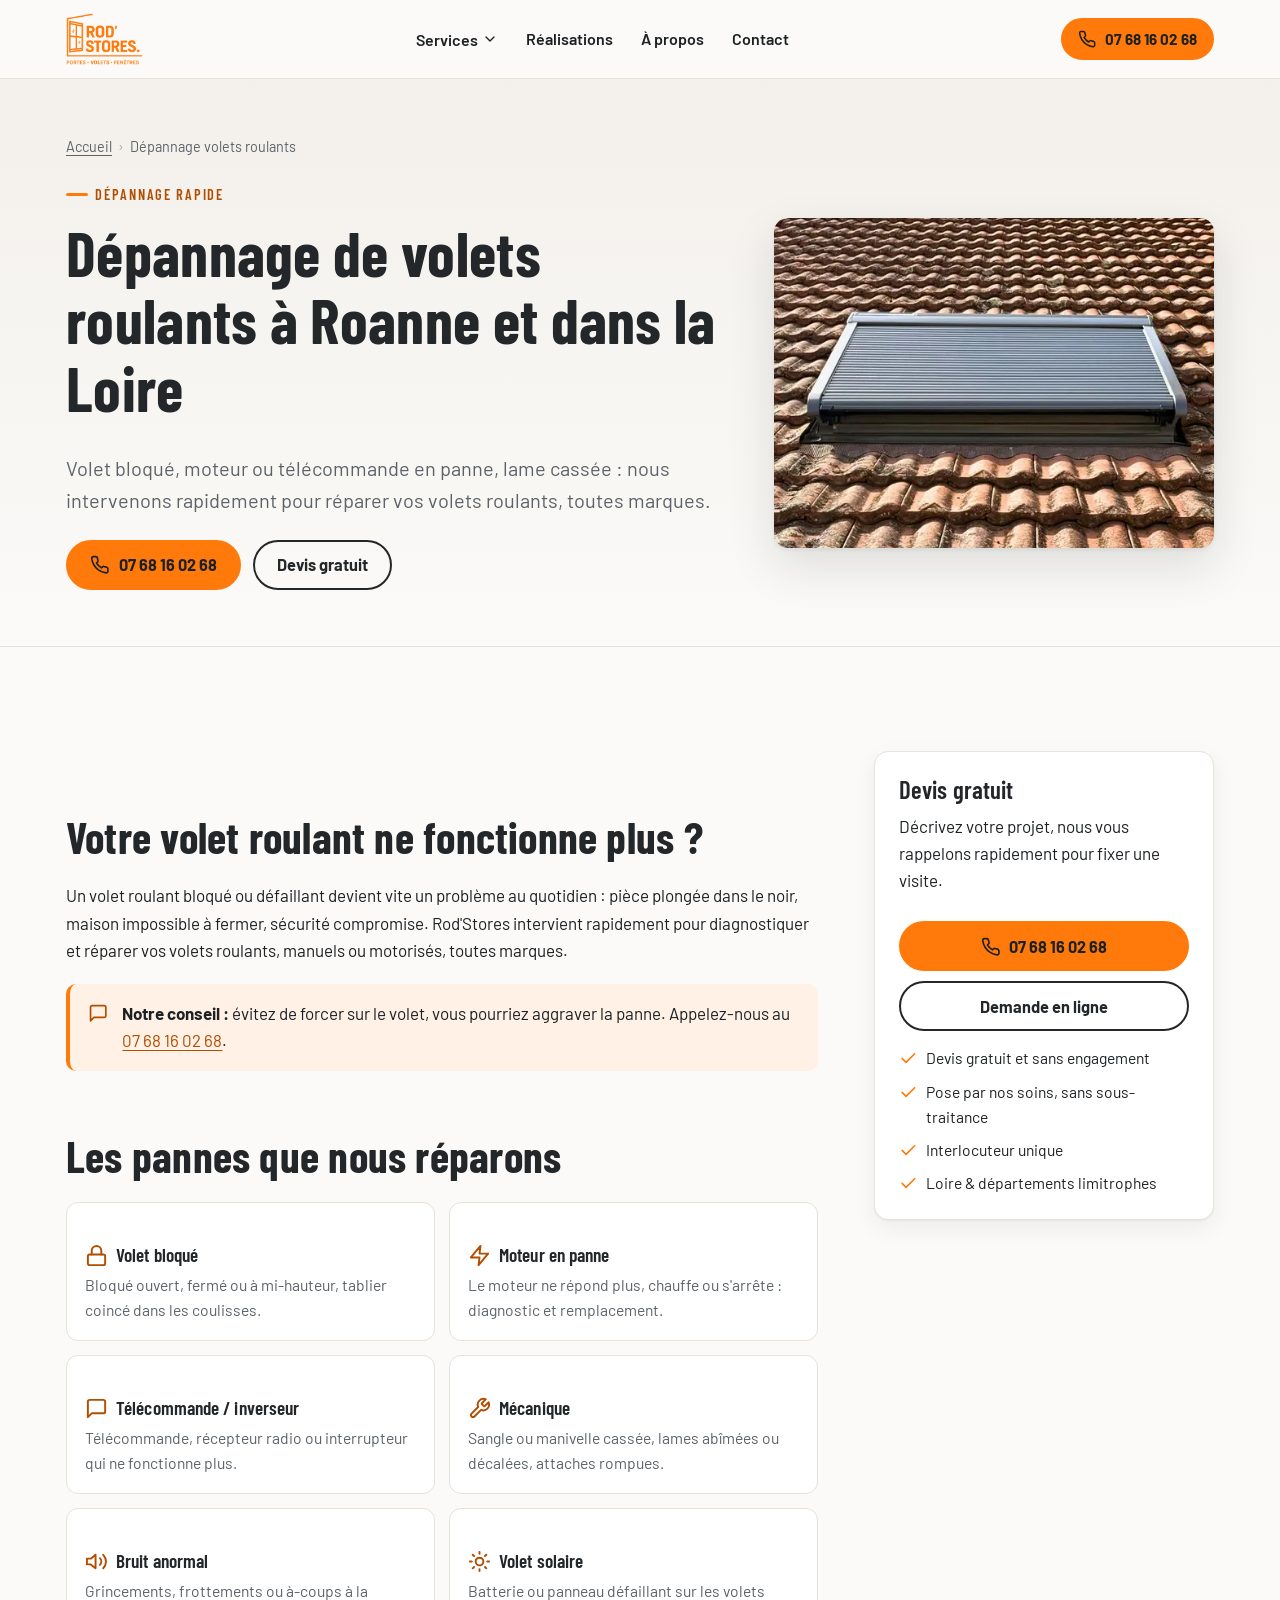
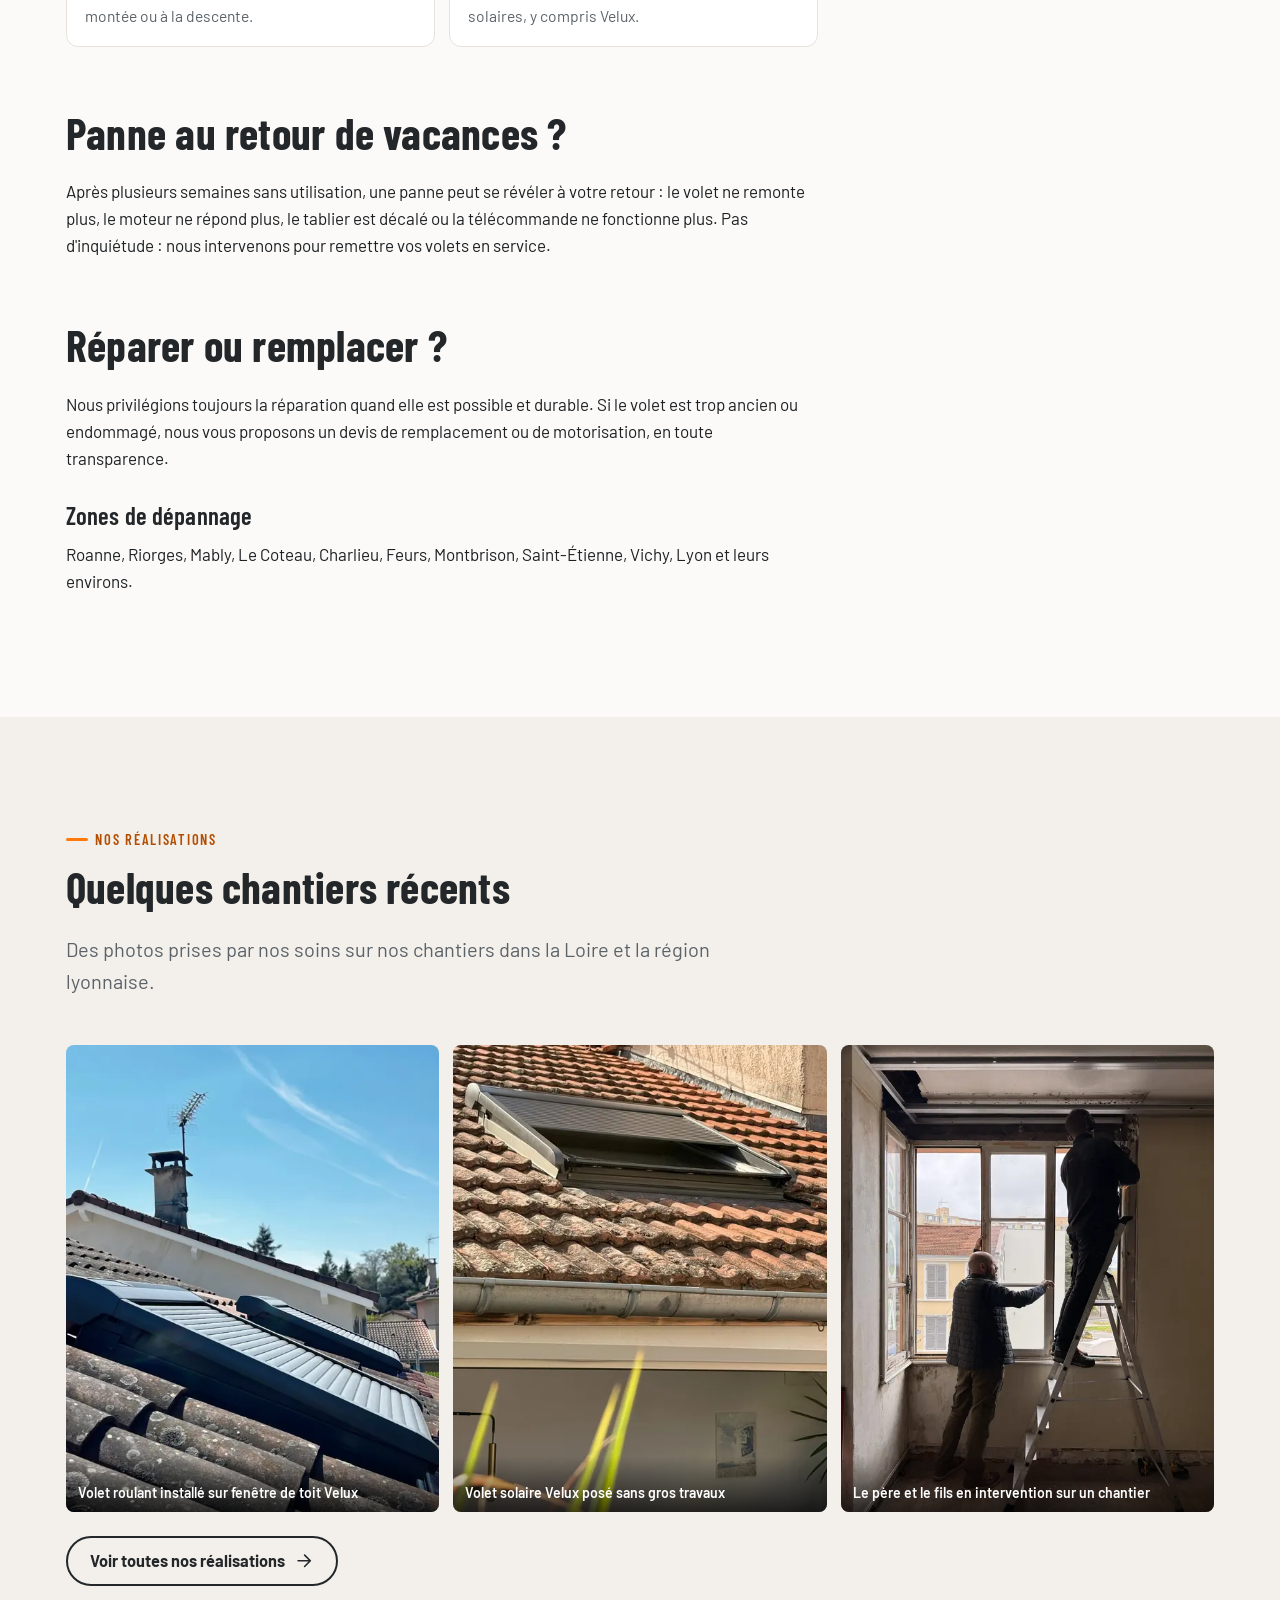
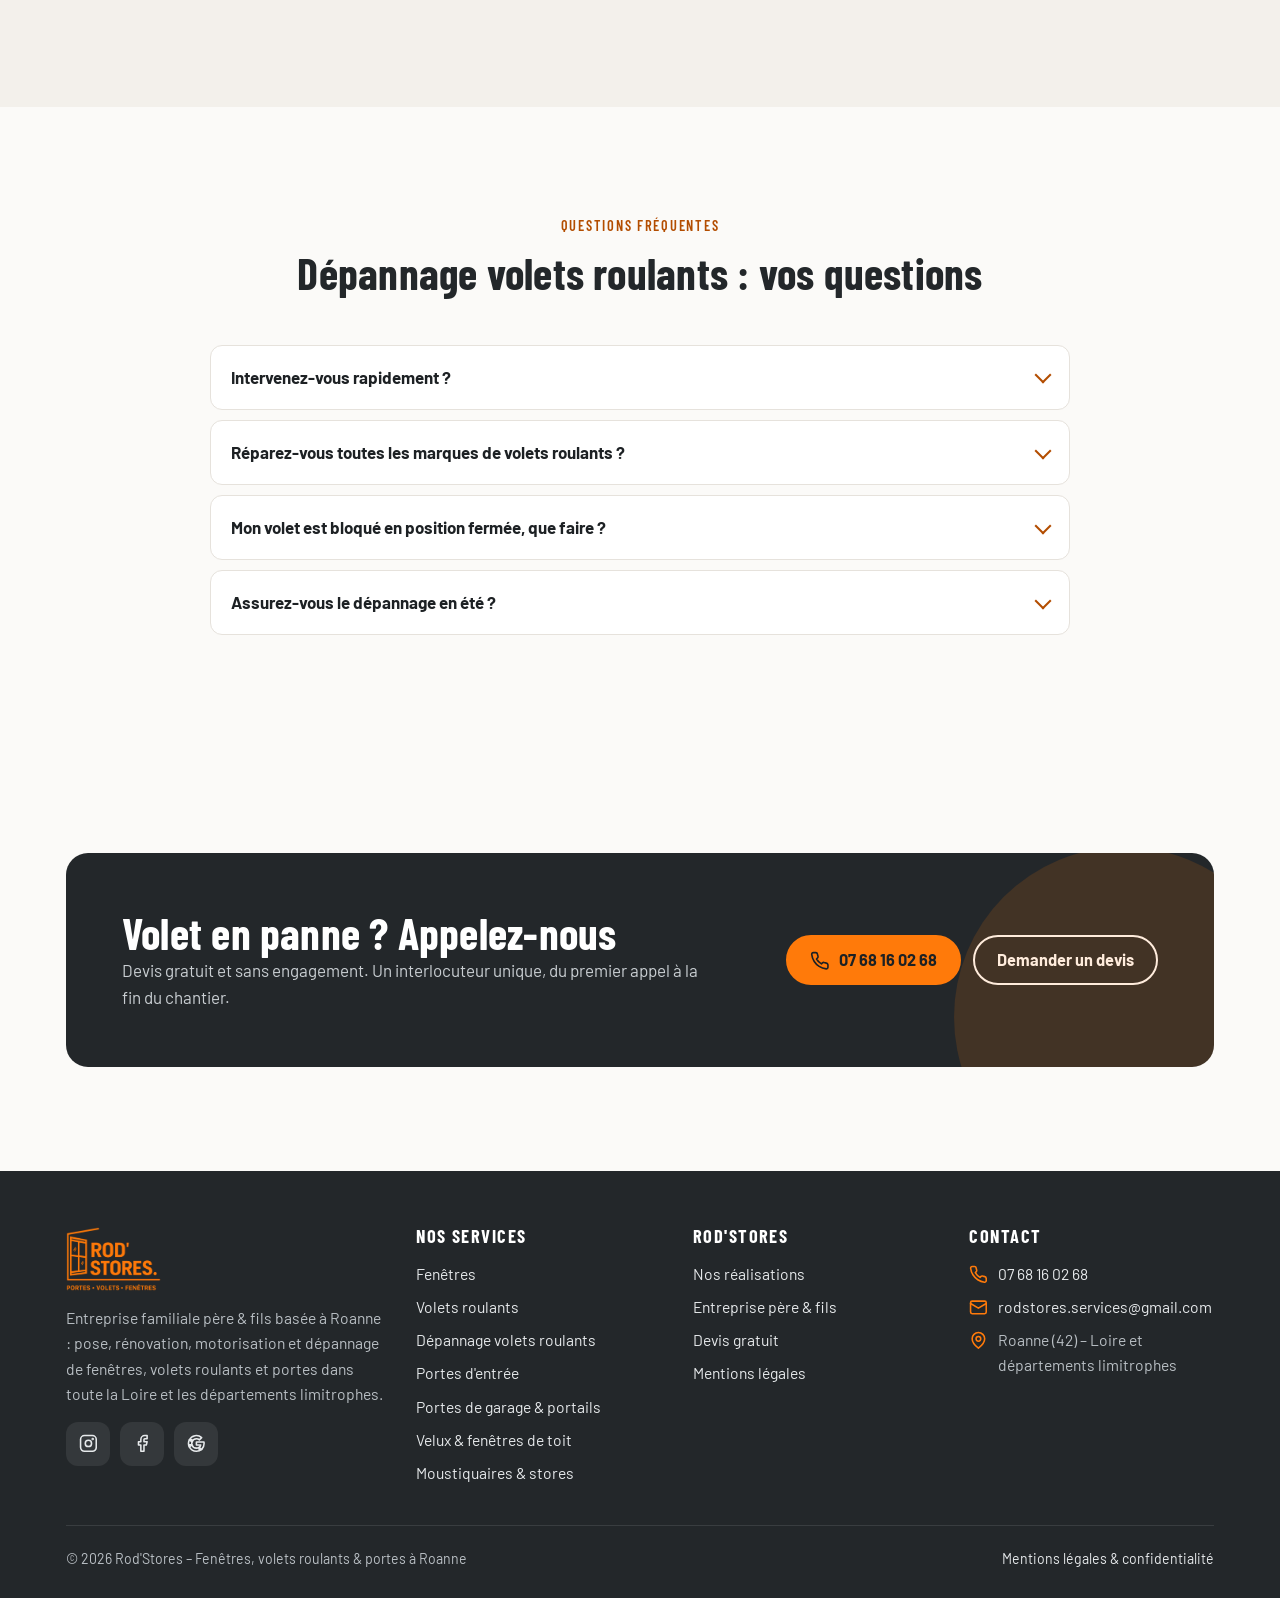
<file: docs/depannage-volets-roulants/index.html>
<!doctype html>
<html lang="fr">
<head>
<meta charset="utf-8">
<meta name="viewport" content="width=device-width, initial-scale=1, viewport-fit=cover">
<title>Dépannage volet roulant Roanne, Loire, Lyon | Rod&#x27;Stores</title>
<meta name="description" content="Volet roulant bloqué, moteur en panne, sangle cassée ? Dépannage rapide de volets roulants manuels, motorisés et solaires à Roanne, dans la Loire, à Lyon et Vichy.">
<meta name="robots" content="index, follow, max-image-preview:large">
<link rel="canonical" href="https://rodstores.fr/depannage-volets-roulants/">
<meta name="theme-color" content="#ff7a0a">
<meta name="geo.region" content="FR-42">
<meta name="geo.placename" content="Roanne">
<meta property="og:type" content="website">
<meta property="og:locale" content="fr_FR">
<meta property="og:site_name" content="Rod'Stores">
<meta property="og:title" content="Dépannage volet roulant Roanne, Loire, Lyon | Rod&#x27;Stores">
<meta property="og:description" content="Volet roulant bloqué, moteur en panne, sangle cassée ? Dépannage rapide de volets roulants manuels, motorisés et solaires à Roanne, dans la Loire, à Lyon et Vichy.">
<meta property="og:url" content="https://rodstores.fr/depannage-volets-roulants/">
<meta property="og:image" content="https://rodstores.fr/img/og-rodstores.jpg">
<meta name="twitter:card" content="summary_large_image">
<link rel="icon" href="../favicon.svg" type="image/svg+xml">
<link rel="apple-touch-icon" href="../img/apple-touch-icon.png">
<link rel="manifest" href="../site.webmanifest">
<link rel="preconnect" href="https://fonts.googleapis.com">
<link rel="preconnect" href="https://fonts.gstatic.com" crossorigin>
<link rel="stylesheet" href="https://fonts.googleapis.com/css2?family=Barlow+Condensed:wght@600;700&family=Barlow:wght@400;500;600;700&display=swap">
<link rel="stylesheet" href="../css/style.css">
<script type="application/ld+json">{"@context": "https://schema.org", "@type": "HomeAndConstructionBusiness", "@id": "https://rodstores.fr/#entreprise", "name": "Rod'Stores", "alternateName": "Rod'Stores – Menuiseries & dépannage", "description": "Spécialiste fenêtres, volets roulants et portes à Roanne : installation, rénovation, motorisation et dépannage. Entreprise familiale père & fils, devis gratuit, sans sous-traitance.", "url": "https://rodstores.fr/", "logo": "https://rodstores.fr/img/logo.png", "image": "https://rodstores.fr/img/og-rodstores.jpg", "telephone": "+33768160268", "email": "rodstores.services@gmail.com", "address": {"@type": "PostalAddress", "addressLocality": "Roanne", "postalCode": "42300", "addressRegion": "Auvergne-Rhône-Alpes", "addressCountry": "FR"}, "areaServed": [{"@type": "City", "name": "Roanne"}, {"@type": "City", "name": "Riorges"}, {"@type": "City", "name": "Charlieu"}, {"@type": "City", "name": "Feurs"}, {"@type": "City", "name": "Montbrison"}, {"@type": "City", "name": "Balbigny"}, {"@type": "City", "name": "Saint-Just-en-Chevalet"}, {"@type": "City", "name": "Saint-Étienne"}, {"@type": "City", "name": "Lyon"}, {"@type": "City", "name": "Vichy"}, {"@type": "AdministrativeArea", "name": "Loire"}], "sameAs": ["https://www.instagram.com/rod.stores/", "https://www.facebook.com/profile.php?id=61587493753974"], "knowsAbout": ["Fenêtres PVC", "Fenêtres aluminium", "Volets roulants", "Motorisation de volets roulants", "Dépannage de volets roulants", "Portes d'entrée", "Portes de garage", "Portails", "Velux", "Moustiquaires", "Stores"], "hasOfferCatalog": {"@type": "OfferCatalog", "name": "Services Rod'Stores", "itemListElement": [{"@type": "Offer", "itemOffered": {"@type": "Service", "name": "Fenêtres", "url": "https://rodstores.fr/fenetres/"}}, {"@type": "Offer", "itemOffered": {"@type": "Service", "name": "Volets roulants", "url": "https://rodstores.fr/volets-roulants/"}}, {"@type": "Offer", "itemOffered": {"@type": "Service", "name": "Dépannage volets roulants", "url": "https://rodstores.fr/depannage-volets-roulants/"}}, {"@type": "Offer", "itemOffered": {"@type": "Service", "name": "Portes d'entrée", "url": "https://rodstores.fr/porte/"}}, {"@type": "Offer", "itemOffered": {"@type": "Service", "name": "Portes de garage & portails", "url": "https://rodstores.fr/portes-de-garage/"}}, {"@type": "Offer", "itemOffered": {"@type": "Service", "name": "Velux & fenêtres de toit", "url": "https://rodstores.fr/velux-fenetres-de-toit/"}}, {"@type": "Offer", "itemOffered": {"@type": "Service", "name": "Moustiquaires & stores", "url": "https://rodstores.fr/moustiquaires/"}}]}}</script>
<script type="application/ld+json">{"@context": "https://schema.org", "@type": "BreadcrumbList", "itemListElement": [{"@type": "ListItem", "position": 1, "name": "Dépannage volets roulants", "item": "https://rodstores.fr/depannage-volets-roulants/"}]}</script>
<script type="application/ld+json">{"@context": "https://schema.org", "@type": "FAQPage", "mainEntity": [{"@type": "Question", "name": "Intervenez-vous rapidement ?", "acceptedAnswer": {"@type": "Answer", "text": "Oui, le dépannage est une priorité : contactez-nous par téléphone, nous fixons une intervention dans les meilleurs délais selon votre secteur."}}, {"@type": "Question", "name": "Réparez-vous toutes les marques de volets roulants ?", "acceptedAnswer": {"@type": "Answer", "text": "Oui, nous intervenons sur les volets manuels et motorisés de toutes marques, ainsi que sur les volets solaires et les volets de fenêtres de toit."}}, {"@type": "Question", "name": "Mon volet est bloqué en position fermée, que faire ?", "acceptedAnswer": {"@type": "Answer", "text": "Ne forcez pas, ni à la main ni avec l'interrupteur. Coupez éventuellement l'alimentation si le moteur force et appelez-nous : nous débloquerons le volet sans l'abîmer."}}, {"@type": "Question", "name": "Assurez-vous le dépannage en été ?", "acceptedAnswer": {"@type": "Answer", "text": "Oui, nous assurons une permanence dépannage, y compris pendant la période estivale."}}]}</script>
<script type="application/ld+json">{"@context": "https://schema.org", "@type": "Service", "name": "Dépannage volets roulants", "serviceType": "Dépannage volets roulants", "provider": {"@id": "https://rodstores.fr/#entreprise"}, "areaServed": [{"@type": "City", "name": "Roanne"}, {"@type": "City", "name": "Saint-Étienne"}, {"@type": "City", "name": "Lyon"}, {"@type": "City", "name": "Vichy"}, {"@type": "City", "name": "Montbrison"}], "url": "https://rodstores.fr/depannage-volets-roulants/"}</script>
</head>
<body>
<svg width="0" height="0" style="position:absolute" aria-hidden="true"><symbol id="i-phone" viewBox="0 0 24 24"><path d="M22 16.9v3a2 2 0 0 1-2.2 2 19.8 19.8 0 0 1-8.6-3.1 19.5 19.5 0 0 1-6-6A19.8 19.8 0 0 1 2.1 4.2 2 2 0 0 1 4.1 2h3a2 2 0 0 1 2 1.7c.1.9.4 1.8.7 2.7a2 2 0 0 1-.5 2.1L8 9.8a16 16 0 0 0 6 6l1.3-1.3a2 2 0 0 1 2.1-.4c.9.3 1.8.6 2.7.7a2 2 0 0 1 1.7 2z"/></symbol><symbol id="i-mail" viewBox="0 0 24 24"><rect x="2" y="4" width="20" height="16" rx="2"/><path d="m22 7-10 6L2 7"/></symbol><symbol id="i-check" viewBox="0 0 24 24"><path d="M20 6 9 17l-5-5"/></symbol><symbol id="i-check-circle" viewBox="0 0 24 24"><circle cx="12" cy="12" r="10"/><path d="m8 12 3 3 5-6"/></symbol><symbol id="i-shield" viewBox="0 0 24 24"><path d="M12 22s8-4 8-10V5l-8-3-8 3v7c0 6 8 10 8 10z"/><path d="m9 12 2 2 4-4"/></symbol><symbol id="i-users" viewBox="0 0 24 24"><path d="M16 21v-2a4 4 0 0 0-4-4H6a4 4 0 0 0-4 4v2"/><circle cx="9" cy="7" r="4"/><path d="M22 21v-2a4 4 0 0 0-3-3.9M16 3.1a4 4 0 0 1 0 7.8"/></symbol><symbol id="i-wrench" viewBox="0 0 24 24"><path d="M14.7 6.3a1 1 0 0 0 0 1.4l1.6 1.6a1 1 0 0 0 1.4 0l3.8-3.8a6 6 0 0 1-7.9 7.9l-6.9 6.9a2.1 2.1 0 0 1-3-3l6.9-6.9a6 6 0 0 1 7.9-7.9z"/></symbol><symbol id="i-clock" viewBox="0 0 24 24"><circle cx="12" cy="12" r="10"/><path d="M12 6v6l4 2"/></symbol><symbol id="i-pin" viewBox="0 0 24 24"><path d="M20 10c0 6-8 12-8 12S4 16 4 10a8 8 0 0 1 16 0z"/><circle cx="12" cy="10" r="3"/></symbol><symbol id="i-star" viewBox="0 0 24 24"><path d="m12 2 3.1 6.3 6.9 1-5 4.9 1.2 6.8L12 17.8 5.8 21l1.2-6.8-5-4.9 6.9-1z"/></symbol><symbol id="i-arrow" viewBox="0 0 24 24"><path d="M5 12h14M13 5l7 7-7 7"/></symbol><symbol id="i-chevron" viewBox="0 0 24 24"><path d="m6 9 6 6 6-6"/></symbol><symbol id="i-menu" viewBox="0 0 24 24"><path d="M3 6h18M3 12h18M3 18h18"/></symbol><symbol id="i-x" viewBox="0 0 24 24"><path d="M18 6 6 18M6 6l12 12"/></symbol><symbol id="i-left" viewBox="0 0 24 24"><path d="m15 18-6-6 6-6"/></symbol><symbol id="i-right" viewBox="0 0 24 24"><path d="m9 18 6-6-6-6"/></symbol><symbol id="i-file" viewBox="0 0 24 24"><path d="M14 2H6a2 2 0 0 0-2 2v16a2 2 0 0 0 2 2h12a2 2 0 0 0 2-2V8z"/><path d="M14 2v6h6M9 13h6M9 17h6"/></symbol><symbol id="i-home" viewBox="0 0 24 24"><path d="m3 10 9-7 9 7v10a2 2 0 0 1-2 2H5a2 2 0 0 1-2-2z"/><path d="M9 22V12h6v10"/></symbol><symbol id="i-sun" viewBox="0 0 24 24"><circle cx="12" cy="12" r="4"/><path d="M12 2v2M12 20v2M4.9 4.9l1.4 1.4M17.7 17.7l1.4 1.4M2 12h2M20 12h2M4.9 19.1l1.4-1.4M17.7 6.3l1.4-1.4"/></symbol><symbol id="i-thermo" viewBox="0 0 24 24"><path d="M14 14.8V4a2 2 0 0 0-4 0v10.8a4 4 0 1 0 4 0z"/></symbol><symbol id="i-lock" viewBox="0 0 24 24"><rect x="3" y="11" width="18" height="11" rx="2"/><path d="M7 11V7a5 5 0 0 1 10 0v4"/></symbol><symbol id="i-zap" viewBox="0 0 24 24"><path d="M13 2 3 14h9l-1 8 10-12h-9z"/></symbol><symbol id="i-volume" viewBox="0 0 24 24"><path d="M11 5 6 9H2v6h4l5 4z"/><path d="M15.5 8.5a5 5 0 0 1 0 7M19 5a10 10 0 0 1 0 14"/></symbol><symbol id="i-ruler" viewBox="0 0 24 24"><path d="M21.3 15.3 8.7 2.7a1 1 0 0 0-1.4 0L2.7 7.3a1 1 0 0 0 0 1.4l12.6 12.6a1 1 0 0 0 1.4 0l4.6-4.6a1 1 0 0 0 0-1.4zM7.5 10.5l2-2M10.5 13.5l2-2M13.5 16.5l2-2"/></symbol><symbol id="i-instagram" viewBox="0 0 24 24"><rect x="2" y="2" width="20" height="20" rx="5"/><circle cx="12" cy="12" r="4"/><circle cx="17.5" cy="6.5" r=".6" fill="currentColor"/></symbol><symbol id="i-facebook" viewBox="0 0 24 24"><path d="M18 2h-3a5 5 0 0 0-5 5v3H7v4h3v8h4v-8h3l1-4h-4V7a1 1 0 0 1 1-1h3z"/></symbol><symbol id="i-google" viewBox="0 0 24 24"><path d="M21.8 12.2c0-.7-.1-1.4-.2-2H12v3.8h5.5a4.7 4.7 0 0 1-2 3.1v2.6h3.3c1.9-1.8 3-4.4 3-7.5z"/><path d="M12 22c2.7 0 5-.9 6.7-2.4l-3.3-2.6c-.9.6-2 1-3.4 1-2.6 0-4.8-1.8-5.6-4.1H3v2.6A10 10 0 0 0 12 22z"/><path d="M6.4 13.9a6 6 0 0 1 0-3.8V7.5H3a10 10 0 0 0 0 9z"/><path d="M12 6c1.5 0 2.8.5 3.8 1.5l2.9-2.9A10 10 0 0 0 3 7.5l3.4 2.6C7.2 7.8 9.4 6 12 6z"/></symbol><symbol id="i-message" viewBox="0 0 24 24"><path d="M21 15a2 2 0 0 1-2 2H7l-4 4V5a2 2 0 0 1 2-2h14a2 2 0 0 1 2 2z"/></symbol></svg>
<a class="skip" href="#contenu">Aller au contenu</a>
<header class="site-header">
  <div class="wrap header-in">
    <a class="brand" href="../" aria-label="Rod'Stores – accueil">
      <img src="../img/logo.webp" width="480" height="323" alt="Rod'Stores – portes, volets, fenêtres">
    </a>
    <nav class="nav" aria-label="Navigation principale"><ul><li class="has-sub"><button type="button" aria-haspopup="true">Services <svg class="icon" aria-hidden="true" viewBox="0 0 24 24"><use href="#i-chevron"/></svg></button><ul class="submenu"><li><a href="../fenetres/">Fenêtres</a></li><li><a href="../volets-roulants/">Volets roulants</a></li><li><a href="../depannage-volets-roulants/" aria-current="page">Dépannage volets roulants</a></li><li><a href="../porte/">Portes d&#x27;entrée</a></li><li><a href="../portes-de-garage/">Portes de garage &amp; portails</a></li><li><a href="../velux-fenetres-de-toit/">Velux &amp; fenêtres de toit</a></li><li><a href="../moustiquaires/">Moustiquaires &amp; stores</a></li></ul></li><li><a href="../nos-realisations/">Réalisations</a></li><li><a href="../a-propos/">À propos</a></li><li><a href="../contact/">Contact</a></li></ul></nav>
    <a class="btn btn--sm header-cta" href="tel:+33768160268"><svg class="icon" aria-hidden="true" viewBox="0 0 24 24"><use href="#i-phone"/></svg> 07 68 16 02 68</a>
    <button class="burger" type="button" aria-label="Menu" aria-expanded="false" aria-controls="menu-mobile">
      <svg class="icon i-menu" aria-hidden="true" viewBox="0 0 24 24"><use href="#i-menu"/></svg><svg class="icon i-close" aria-hidden="true" viewBox="0 0 24 24"><use href="#i-x"/></svg>
    </button>
  </div>
</header>
<div class="mobile-menu" id="menu-mobile">
  <ul><li><a href="../#services">Services</a></li><li class="sub"><a href="../fenetres/">Fenêtres</a></li><li class="sub"><a href="../volets-roulants/">Volets roulants</a></li><li class="sub"><a href="../depannage-volets-roulants/">Dépannage volets roulants</a></li><li class="sub"><a href="../porte/">Portes d&#x27;entrée</a></li><li class="sub"><a href="../portes-de-garage/">Portes de garage &amp; portails</a></li><li class="sub"><a href="../velux-fenetres-de-toit/">Velux &amp; fenêtres de toit</a></li><li class="sub"><a href="../moustiquaires/">Moustiquaires &amp; stores</a></li><li><a href="../nos-realisations/">Réalisations <svg class="icon" aria-hidden="true" viewBox="0 0 24 24"><use href="#i-right"/></svg></a></li><li><a href="../a-propos/">À propos <svg class="icon" aria-hidden="true" viewBox="0 0 24 24"><use href="#i-right"/></svg></a></li><li><a href="../contact/">Contact <svg class="icon" aria-hidden="true" viewBox="0 0 24 24"><use href="#i-right"/></svg></a></li></ul>
  <a class="btn" href="tel:+33768160268"><svg class="icon" aria-hidden="true" viewBox="0 0 24 24"><use href="#i-phone"/></svg> Appeler le 07 68 16 02 68</a>
</div>
<main id="contenu">
<section class="page-hero">
  <div class="wrap">
    <nav class="crumbs" aria-label="Fil d'Ariane"><ol><li><a href="../">Accueil</a></li><li><span aria-current="page">Dépannage volets roulants</span></li></ol></nav>
    <div class="page-hero-grid">
      <div>
        <p class="eyebrow">Dépannage rapide</p>
        <h1>Dépannage de volets roulants à Roanne et dans la Loire</h1>
        <p class="lead">Volet bloqué, moteur ou télécommande en panne, lame cassée : nous intervenons rapidement pour réparer vos volets roulants, toutes marques.</p>
        <div class="btn-row">
          <a class="btn" href="tel:+33768160268"><svg class="icon" aria-hidden="true" viewBox="0 0 24 24"><use href="#i-phone"/></svg> 07 68 16 02 68</a>
          <a class="btn btn--ghost" href="../contact/">Devis gratuit</a>
        </div>
        
      </div>
      <div class="page-hero-media"><img src="../img/velux-volet-solaire-540.webp" srcset="../img/velux-volet-solaire-540.webp 540w, ../img/velux-volet-solaire-1080.webp 1080w" sizes="(min-width: 900px) 440px, 100vw" width="1080" height="1350" alt="Volet roulant solaire réparé par Rod&#x27;Stores" fetchpriority="high" decoding="async"></div>
    </div>
  </div>
</section>
<section class="section">
  <div class="wrap content-grid">
    <div class="prose">
<h2>Votre volet roulant ne fonctionne plus ?</h2>
<p>Un volet roulant bloqué ou défaillant devient vite un problème au quotidien : pièce plongée dans le noir, maison impossible à fermer, sécurité compromise. Rod'Stores intervient rapidement pour diagnostiquer et réparer vos volets roulants, manuels ou motorisés, toutes marques.</p>
<div class="alert"><svg class="icon" aria-hidden="true" viewBox="0 0 24 24"><use href="#i-message"/></svg><p><strong>Notre conseil :</strong> évitez de forcer sur le volet, vous pourriez aggraver la panne. Appelez-nous au <a href="tel:+33768160268">07 68 16 02 68</a>.</p></div>
<h2>Les pannes que nous réparons</h2>
<div class="feature-list"><div class="feature"><h3><svg class="icon" aria-hidden="true" viewBox="0 0 24 24"><use href="#i-lock"/></svg> Volet bloqué</h3><p>Bloqué ouvert, fermé ou à mi-hauteur, tablier coincé dans les coulisses.</p></div><div class="feature"><h3><svg class="icon" aria-hidden="true" viewBox="0 0 24 24"><use href="#i-zap"/></svg> Moteur en panne</h3><p>Le moteur ne répond plus, chauffe ou s'arrête : diagnostic et remplacement.</p></div><div class="feature"><h3><svg class="icon" aria-hidden="true" viewBox="0 0 24 24"><use href="#i-message"/></svg> Télécommande / inverseur</h3><p>Télécommande, récepteur radio ou interrupteur qui ne fonctionne plus.</p></div><div class="feature"><h3><svg class="icon" aria-hidden="true" viewBox="0 0 24 24"><use href="#i-wrench"/></svg> Mécanique</h3><p>Sangle ou manivelle cassée, lames abîmées ou décalées, attaches rompues.</p></div><div class="feature"><h3><svg class="icon" aria-hidden="true" viewBox="0 0 24 24"><use href="#i-volume"/></svg> Bruit anormal</h3><p>Grincements, frottements ou à-coups à la montée ou à la descente.</p></div><div class="feature"><h3><svg class="icon" aria-hidden="true" viewBox="0 0 24 24"><use href="#i-sun"/></svg> Volet solaire</h3><p>Batterie ou panneau défaillant sur les volets solaires, y compris Velux.</p></div></div>
<h2>Panne au retour de vacances ?</h2>
<p>Après plusieurs semaines sans utilisation, une panne peut se révéler à votre retour : le volet ne remonte plus, le moteur ne répond plus, le tablier est décalé ou la télécommande ne fonctionne plus. Pas d'inquiétude : nous intervenons pour remettre vos volets en service.</p>
<h2>Réparer ou remplacer ?</h2>
<p>Nous privilégions toujours la réparation quand elle est possible et durable. Si le volet est trop ancien ou endommagé, nous vous proposons un devis de remplacement ou de motorisation, en toute transparence.</p>
<h3>Zones de dépannage</h3>
<p>Roanne, Riorges, Mably, Le Coteau, Charlieu, Feurs, Montbrison, Saint-Étienne, Vichy, Lyon et leurs environs.</p>
</div>
    <aside class="aside-sticky">
  <div class="aside-card">
    <h3>Devis gratuit</h3>
    <p>Décrivez votre projet, nous vous rappelons rapidement pour fixer une visite.</p>
    <a class="btn" href="tel:+33768160268"><svg class="icon" aria-hidden="true" viewBox="0 0 24 24"><use href="#i-phone"/></svg> 07 68 16 02 68</a>
    <a class="btn btn--ghost" href="../contact/">Demande en ligne</a>
    <ul>
      <li><svg class="icon" aria-hidden="true" viewBox="0 0 24 24"><use href="#i-check"/></svg> Devis gratuit et sans engagement</li>
      <li><svg class="icon" aria-hidden="true" viewBox="0 0 24 24"><use href="#i-check"/></svg> Pose par nos soins, sans sous-traitance</li>
      <li><svg class="icon" aria-hidden="true" viewBox="0 0 24 24"><use href="#i-check"/></svg> Interlocuteur unique</li>
      <li><svg class="icon" aria-hidden="true" viewBox="0 0 24 24"><use href="#i-check"/></svg> Loire &amp; départements limitrophes</li>
    </ul>
  </div>
</aside>
  </div>
</section>
<section class="section section--tint">
  <div class="wrap">
    <div class="section-head"><p class="eyebrow">Nos réalisations</p><h2>Quelques chantiers récents</h2>
    <p class="lead">Des photos prises par nos soins sur nos chantiers dans la Loire et la région lyonnaise.</p></div>
    <div class="gallery"><figure class="g-item reveal" data-cat="">
  <button type="button" data-full="../img/craponne-volet-velux-1080.webp" data-caption="Volet roulant installé sur fenêtre de toit Velux" aria-label="Agrandir : Volet roulant installé sur fenêtre de toit Velux">
    <img src="../img/craponne-volet-velux-540.webp" srcset="../img/craponne-volet-velux-540.webp 540w, ../img/craponne-volet-velux-1080.webp 1080w" sizes="(min-width: 1100px) 280px, (min-width: 700px) 33vw, 50vw" width="1080" height="1350" alt="Volet roulant installé sur fenêtre de toit Velux" loading="lazy" decoding="async">
  </button>
  <figcaption>Volet roulant installé sur fenêtre de toit Velux</figcaption>
</figure><figure class="g-item reveal" data-cat="">
  <button type="button" data-full="../img/velux-toiture-1080.webp" data-caption="Volet solaire Velux posé sans gros travaux" aria-label="Agrandir : Volet solaire Velux posé sans gros travaux">
    <img src="../img/velux-toiture-540.webp" srcset="../img/velux-toiture-540.webp 540w, ../img/velux-toiture-1080.webp 1080w" sizes="(min-width: 1100px) 280px, (min-width: 700px) 33vw, 50vw" width="1080" height="1350" alt="Volet solaire Velux posé sans gros travaux" loading="lazy" decoding="async">
  </button>
  <figcaption>Volet solaire Velux posé sans gros travaux</figcaption>
</figure><figure class="g-item reveal" data-cat="">
  <button type="button" data-full="../img/pere-fils-1200.webp" data-caption="Le père et le fils en intervention sur un chantier" aria-label="Agrandir : Le père et le fils en intervention sur un chantier">
    <img src="../img/pere-fils-600.webp" srcset="../img/pere-fils-600.webp 600w, ../img/pere-fils-1200.webp 1200w" sizes="(min-width: 1100px) 280px, (min-width: 700px) 33vw, 50vw" width="1200" height="1600" alt="Le père et le fils en intervention sur un chantier" loading="lazy" decoding="async">
  </button>
  <figcaption>Le père et le fils en intervention sur un chantier</figcaption>
</figure></div>
    <p style="margin-top:24px"><a class="btn btn--ghost" href="../nos-realisations/">Voir toutes nos réalisations <svg class="icon" aria-hidden="true" viewBox="0 0 24 24"><use href="#i-arrow"/></svg></a></p>
  </div>
</section>
<section class="section">
  <div class="wrap">
    <div class="section-head section-head--center"><p class="eyebrow">Questions fréquentes</p><h2>Dépannage volets roulants : vos questions</h2></div>
    <div class="faq"><details><summary>Intervenez-vous rapidement ?</summary><div><p>Oui, le dépannage est une priorité : contactez-nous par téléphone, nous fixons une intervention dans les meilleurs délais selon votre secteur.</p></div></details><details><summary>Réparez-vous toutes les marques de volets roulants ?</summary><div><p>Oui, nous intervenons sur les volets manuels et motorisés de toutes marques, ainsi que sur les volets solaires et les volets de fenêtres de toit.</p></div></details><details><summary>Mon volet est bloqué en position fermée, que faire ?</summary><div><p>Ne forcez pas, ni à la main ni avec l'interrupteur. Coupez éventuellement l'alimentation si le moteur force et appelez-nous : nous débloquerons le volet sans l'abîmer.</p></div></details><details><summary>Assurez-vous le dépannage en été ?</summary><div><p>Oui, nous assurons une permanence dépannage, y compris pendant la période estivale.</p></div></details></div>
  </div>
</section>
<section class="section" aria-label="Demande de devis">
  <div class="wrap">
    <div class="cta-band reveal">
      <div><h2>Volet en panne ? Appelez-nous</h2><p>Devis gratuit et sans engagement. Un interlocuteur unique, du premier appel à la fin du chantier.</p></div>
      <div class="btn-row">
        <a class="btn" href="tel:+33768160268"><svg class="icon" aria-hidden="true" viewBox="0 0 24 24"><use href="#i-phone"/></svg> 07 68 16 02 68</a>
        <a class="btn btn--ghost" href="../contact/">Demander un devis</a>
      </div>
    </div>
  </div>
</section>
</main>
<footer class="site-footer">
  <div class="wrap">
    <div class="footer-grid">
      <div class="footer-brand">
        <img src="../img/logo.webp" width="480" height="323" alt="Rod'Stores" loading="lazy">
        <p>Entreprise familiale père &amp; fils basée à Roanne : pose, rénovation, motorisation et dépannage de fenêtres, volets roulants et portes dans toute la Loire et les départements limitrophes.</p>
        <div class="socials">
          <a href="https://www.instagram.com/rod.stores/" rel="noopener" target="_blank" aria-label="Instagram Rod'Stores"><svg class="icon" aria-hidden="true" viewBox="0 0 24 24"><use href="#i-instagram"/></svg></a>
          <a href="https://www.facebook.com/profile.php?id=61587493753974" rel="noopener" target="_blank" aria-label="Facebook Rod'Stores"><svg class="icon" aria-hidden="true" viewBox="0 0 24 24"><use href="#i-facebook"/></svg></a>
          <a href="https://share.google/G2dC7RXC4SZobGMtx" rel="noopener" target="_blank" aria-label="Avis Google Rod'Stores"><svg class="icon" aria-hidden="true" viewBox="0 0 24 24"><use href="#i-google"/></svg></a>
        </div>
      </div>
      <div>
        <h2>Nos services</h2>
        <ul><li><a href="../fenetres/">Fenêtres</a></li><li><a href="../volets-roulants/">Volets roulants</a></li><li><a href="../depannage-volets-roulants/">Dépannage volets roulants</a></li><li><a href="../porte/">Portes d&#x27;entrée</a></li><li><a href="../portes-de-garage/">Portes de garage &amp; portails</a></li><li><a href="../velux-fenetres-de-toit/">Velux &amp; fenêtres de toit</a></li><li><a href="../moustiquaires/">Moustiquaires &amp; stores</a></li></ul>
      </div>
      <div>
        <h2>Rod'Stores</h2>
        <ul>
          <li><a href="../nos-realisations/">Nos réalisations</a></li>
          <li><a href="../a-propos/">Entreprise père &amp; fils</a></li>
          <li><a href="../contact/">Devis gratuit</a></li>
          <li><a href="../mention-legales/">Mentions légales</a></li>
        </ul>
      </div>
      <div>
        <h2>Contact</h2>
        <ul class="nap">
          <li><svg class="icon" aria-hidden="true" viewBox="0 0 24 24"><use href="#i-phone"/></svg><a href="tel:+33768160268">07 68 16 02 68</a></li>
          <li><svg class="icon" aria-hidden="true" viewBox="0 0 24 24"><use href="#i-mail"/></svg><a href="mailto:rodstores.services@gmail.com">rodstores.services@gmail.com</a></li>
          <li><svg class="icon" aria-hidden="true" viewBox="0 0 24 24"><use href="#i-pin"/></svg><span>Roanne (42) – Loire et départements limitrophes</span></li>
        </ul>
      </div>
    </div>
    <div class="footer-bottom">
      <span>© 2026 Rod'Stores – Fenêtres, volets roulants &amp; portes à Roanne</span>
      <span><a href="../mention-legales/">Mentions légales &amp; confidentialité</a></span>
    </div>
  </div>
</footer>
<div class="callbar">
  <a class="btn" href="tel:+33768160268"><svg class="icon" aria-hidden="true" viewBox="0 0 24 24"><use href="#i-phone"/></svg> Appeler</a>
  <a class="btn btn--ghost" href="../contact/"><svg class="icon" aria-hidden="true" viewBox="0 0 24 24"><use href="#i-file"/></svg> Devis gratuit</a>
</div>
<dialog class="lightbox" id="lightbox" aria-label="Photo agrandie">
  <img src="[data-uri]" alt="">
  <p></p>
  <button class="lb-close" type="button" aria-label="Fermer"><svg class="icon" aria-hidden="true" viewBox="0 0 24 24"><use href="#i-x"/></svg></button>
  <button class="lb-nav lb-prev" type="button" aria-label="Photo précédente"><svg class="icon" aria-hidden="true" viewBox="0 0 24 24"><use href="#i-left"/></svg></button>
  <button class="lb-nav lb-next" type="button" aria-label="Photo suivante"><svg class="icon" aria-hidden="true" viewBox="0 0 24 24"><use href="#i-right"/></svg></button>
</dialog>
<script src="../js/main.js" defer></script>
</body>
</html>
</file>
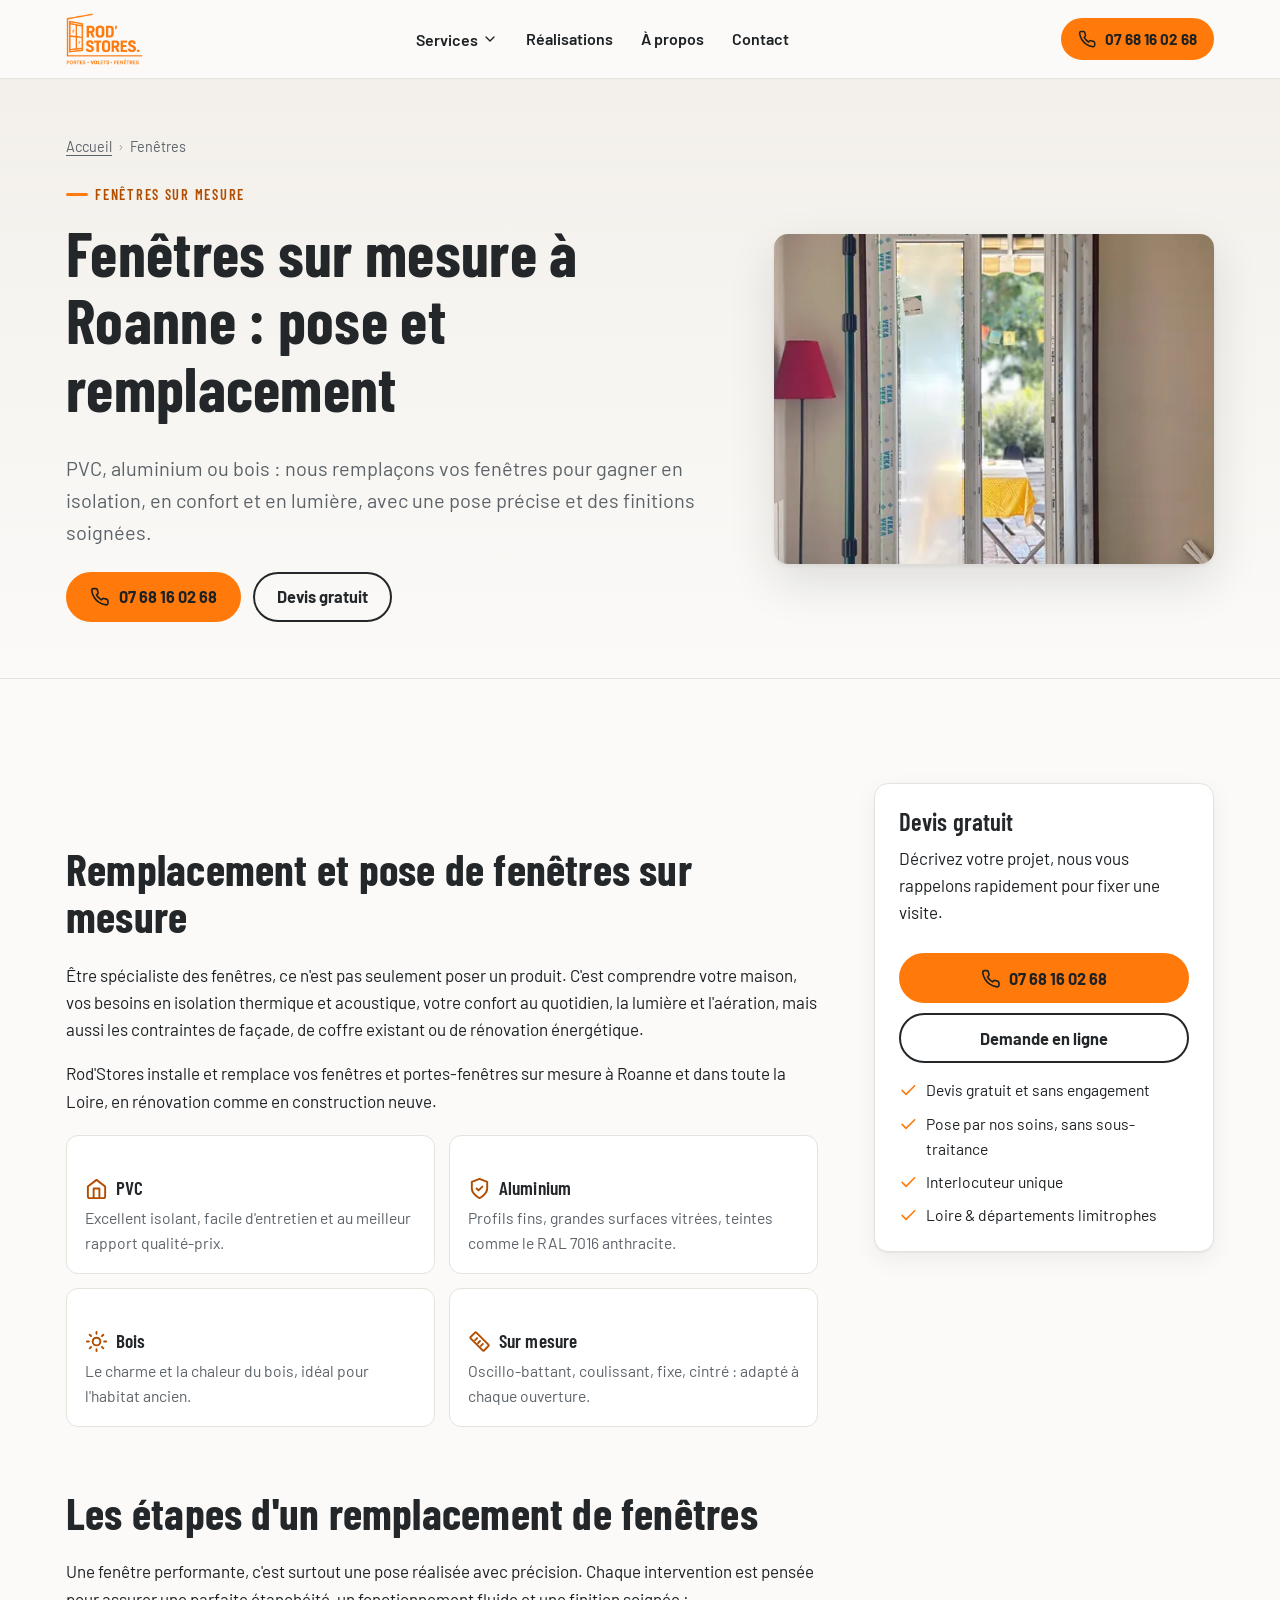
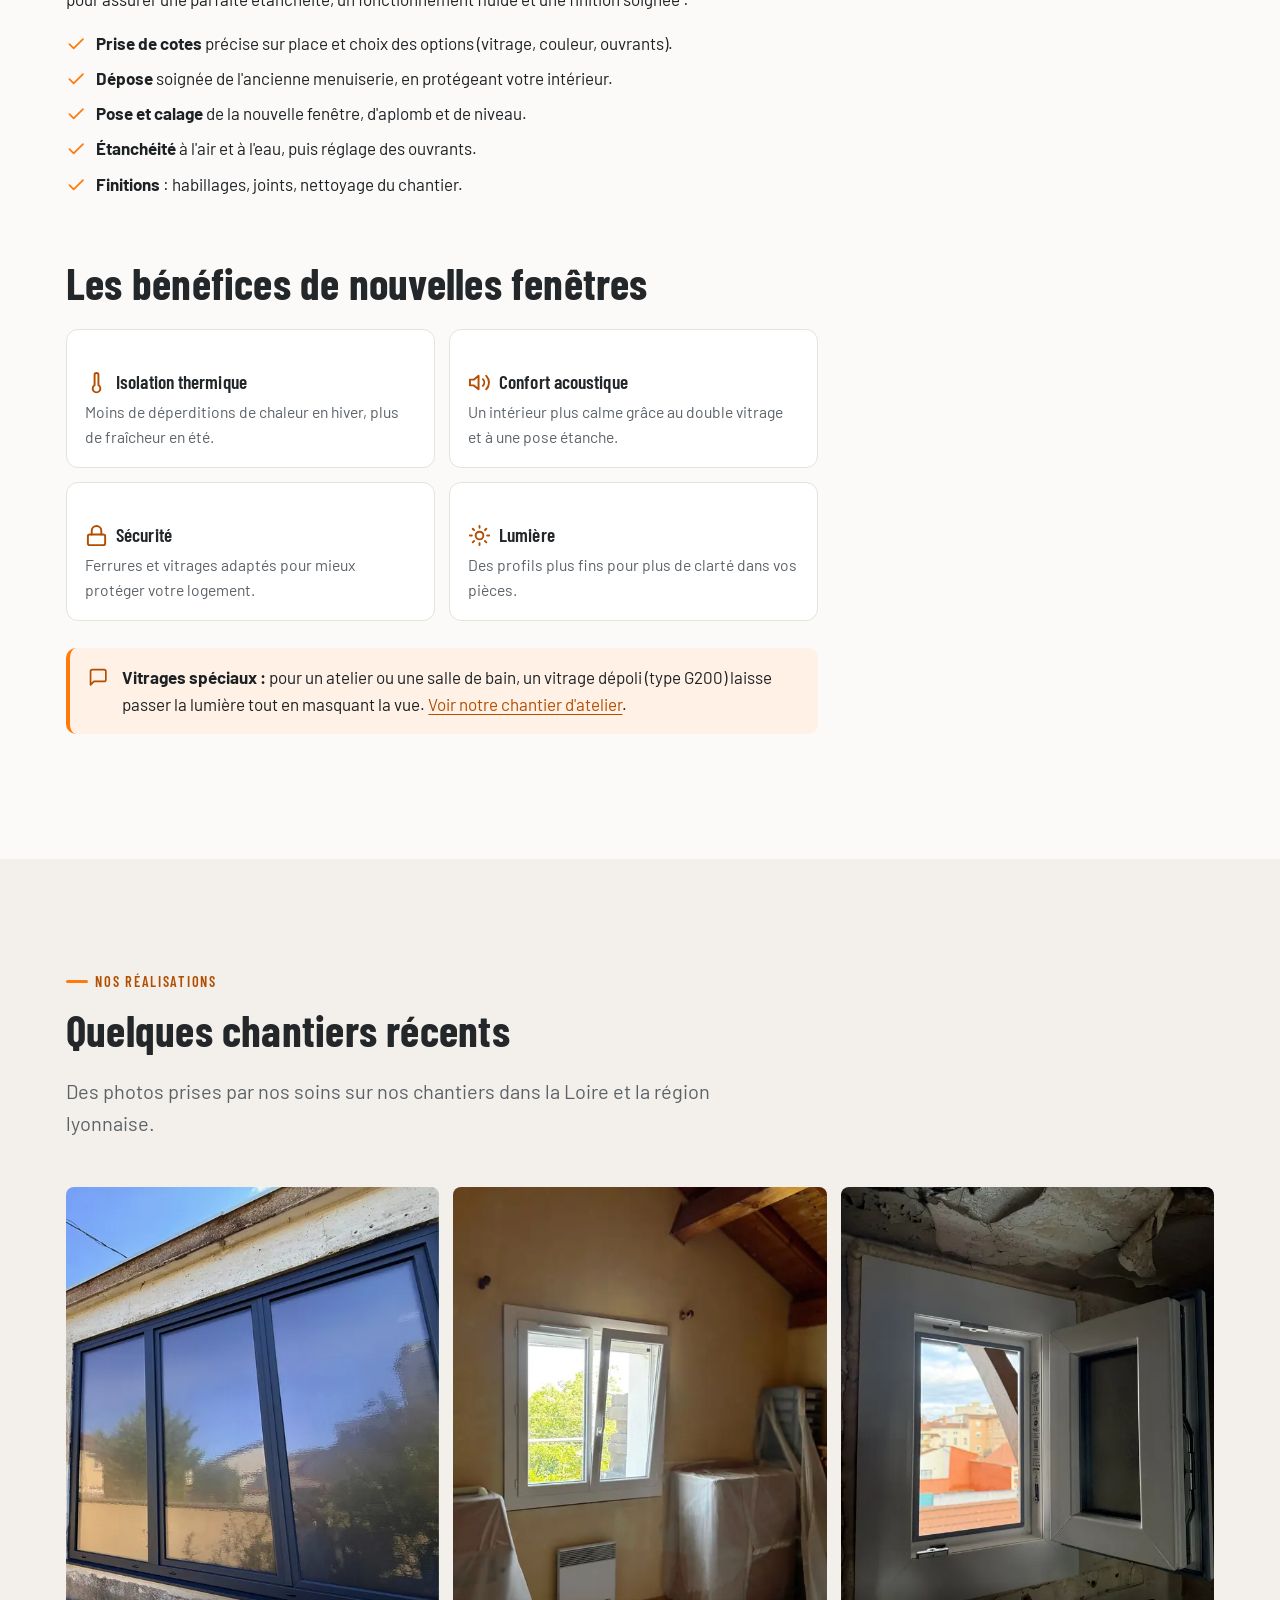
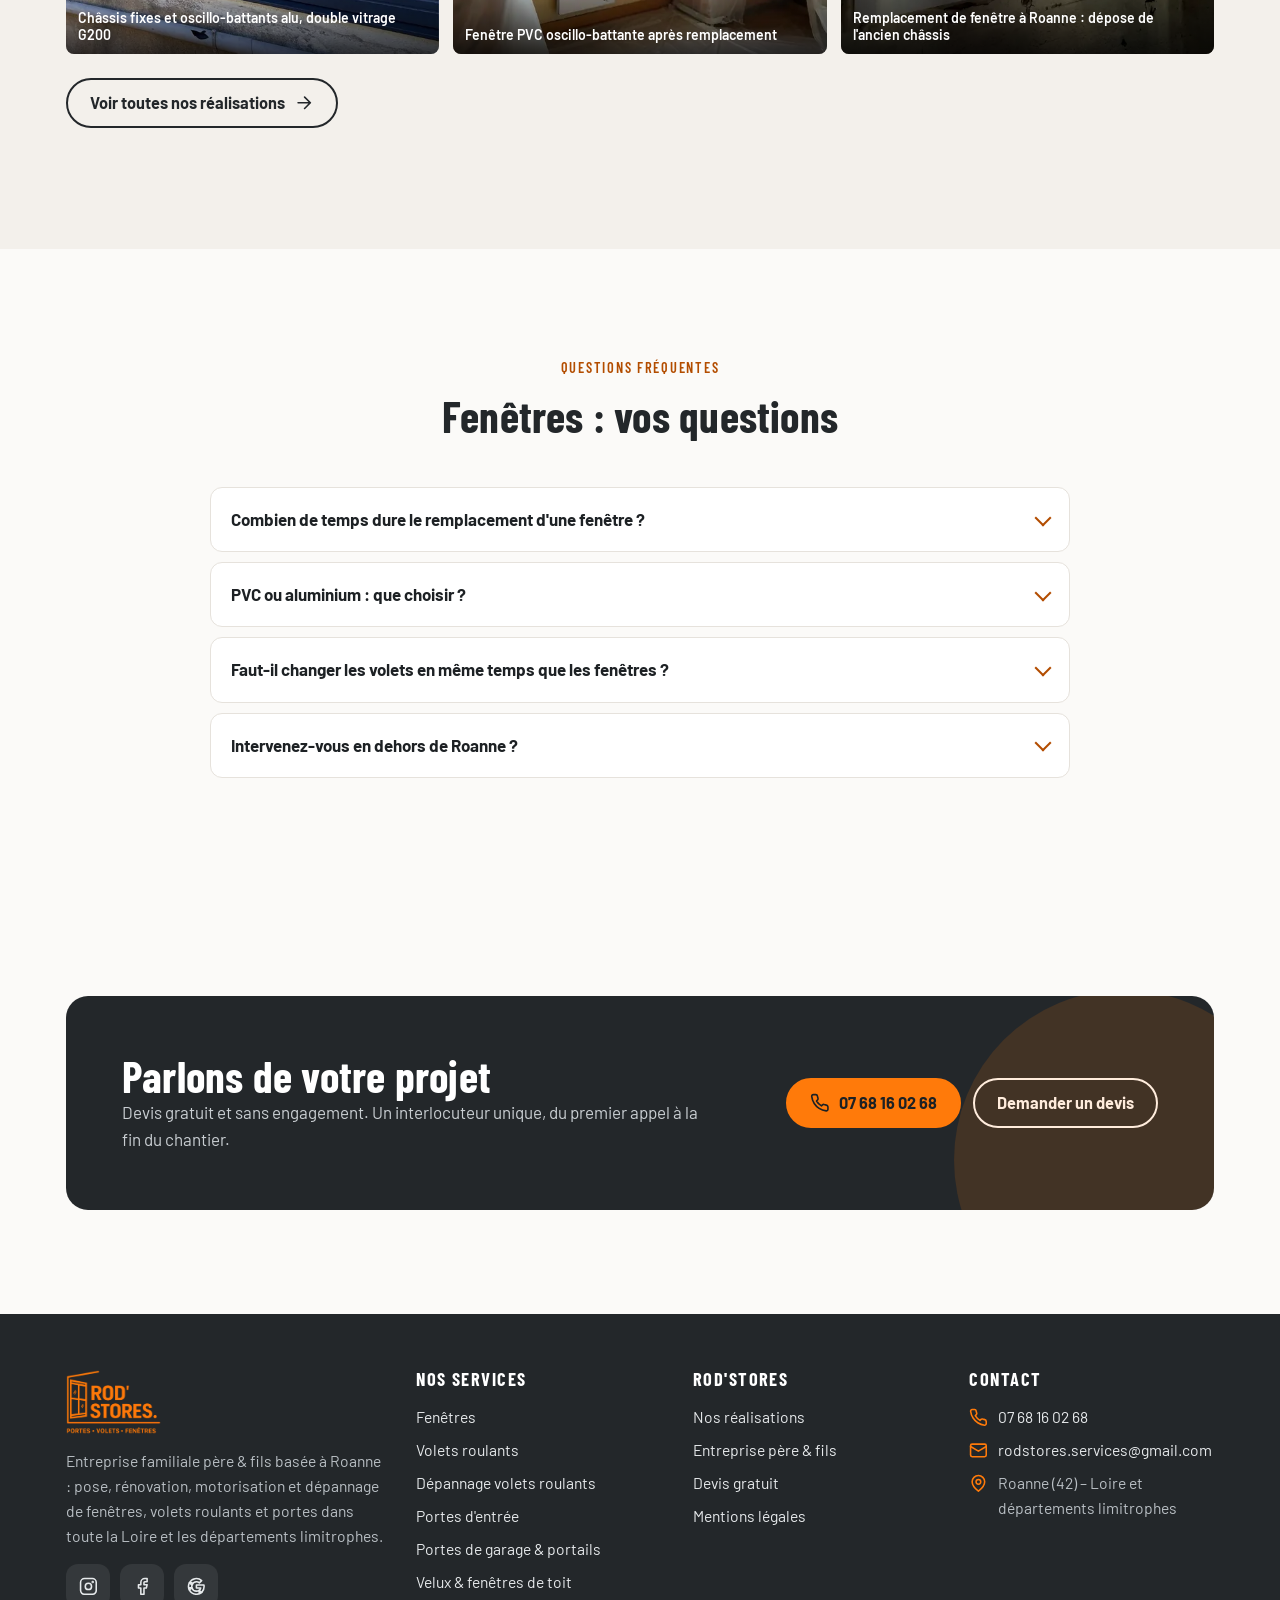
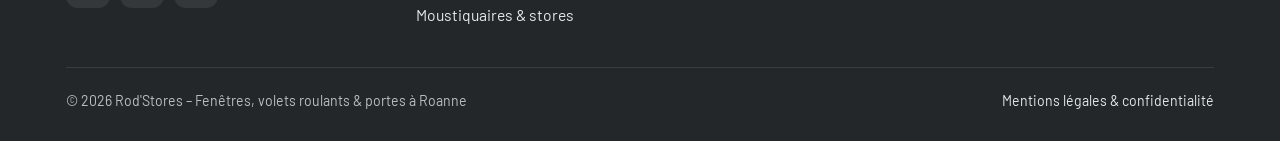
<file: docs/fenetres/index.html>
<!doctype html>
<html lang="fr">
<head>
<meta charset="utf-8">
<meta name="viewport" content="width=device-width, initial-scale=1, viewport-fit=cover">
<title>Fenêtres sur mesure à Roanne – PVC, alu, bois | Rod&#x27;Stores</title>
<meta name="description" content="Remplacement et pose de fenêtres sur mesure PVC, aluminium ou bois à Roanne et dans la Loire. Isolation, étanchéité, pose soignée sans sous-traitance. Devis gratuit.">
<meta name="robots" content="index, follow, max-image-preview:large">
<link rel="canonical" href="https://rodstores.fr/fenetres/">
<meta name="theme-color" content="#ff7a0a">
<meta name="geo.region" content="FR-42">
<meta name="geo.placename" content="Roanne">
<meta property="og:type" content="website">
<meta property="og:locale" content="fr_FR">
<meta property="og:site_name" content="Rod'Stores">
<meta property="og:title" content="Fenêtres sur mesure à Roanne – PVC, alu, bois | Rod&#x27;Stores">
<meta property="og:description" content="Remplacement et pose de fenêtres sur mesure PVC, aluminium ou bois à Roanne et dans la Loire. Isolation, étanchéité, pose soignée sans sous-traitance. Devis gratuit.">
<meta property="og:url" content="https://rodstores.fr/fenetres/">
<meta property="og:image" content="https://rodstores.fr/img/og-rodstores.jpg">
<meta name="twitter:card" content="summary_large_image">
<link rel="icon" href="../favicon.svg" type="image/svg+xml">
<link rel="apple-touch-icon" href="../img/apple-touch-icon.png">
<link rel="manifest" href="../site.webmanifest">
<link rel="preconnect" href="https://fonts.googleapis.com">
<link rel="preconnect" href="https://fonts.gstatic.com" crossorigin>
<link rel="stylesheet" href="https://fonts.googleapis.com/css2?family=Barlow+Condensed:wght@600;700&family=Barlow:wght@400;500;600;700&display=swap">
<link rel="stylesheet" href="../css/style.css">
<script type="application/ld+json">{"@context": "https://schema.org", "@type": "HomeAndConstructionBusiness", "@id": "https://rodstores.fr/#entreprise", "name": "Rod'Stores", "alternateName": "Rod'Stores – Menuiseries & dépannage", "description": "Spécialiste fenêtres, volets roulants et portes à Roanne : installation, rénovation, motorisation et dépannage. Entreprise familiale père & fils, devis gratuit, sans sous-traitance.", "url": "https://rodstores.fr/", "logo": "https://rodstores.fr/img/logo.png", "image": "https://rodstores.fr/img/og-rodstores.jpg", "telephone": "+33768160268", "email": "rodstores.services@gmail.com", "address": {"@type": "PostalAddress", "addressLocality": "Roanne", "postalCode": "42300", "addressRegion": "Auvergne-Rhône-Alpes", "addressCountry": "FR"}, "areaServed": [{"@type": "City", "name": "Roanne"}, {"@type": "City", "name": "Riorges"}, {"@type": "City", "name": "Charlieu"}, {"@type": "City", "name": "Feurs"}, {"@type": "City", "name": "Montbrison"}, {"@type": "City", "name": "Balbigny"}, {"@type": "City", "name": "Saint-Just-en-Chevalet"}, {"@type": "City", "name": "Saint-Étienne"}, {"@type": "City", "name": "Lyon"}, {"@type": "City", "name": "Vichy"}, {"@type": "AdministrativeArea", "name": "Loire"}], "sameAs": ["https://www.instagram.com/rod.stores/", "https://www.facebook.com/profile.php?id=61587493753974"], "knowsAbout": ["Fenêtres PVC", "Fenêtres aluminium", "Volets roulants", "Motorisation de volets roulants", "Dépannage de volets roulants", "Portes d'entrée", "Portes de garage", "Portails", "Velux", "Moustiquaires", "Stores"], "hasOfferCatalog": {"@type": "OfferCatalog", "name": "Services Rod'Stores", "itemListElement": [{"@type": "Offer", "itemOffered": {"@type": "Service", "name": "Fenêtres", "url": "https://rodstores.fr/fenetres/"}}, {"@type": "Offer", "itemOffered": {"@type": "Service", "name": "Volets roulants", "url": "https://rodstores.fr/volets-roulants/"}}, {"@type": "Offer", "itemOffered": {"@type": "Service", "name": "Dépannage volets roulants", "url": "https://rodstores.fr/depannage-volets-roulants/"}}, {"@type": "Offer", "itemOffered": {"@type": "Service", "name": "Portes d'entrée", "url": "https://rodstores.fr/porte/"}}, {"@type": "Offer", "itemOffered": {"@type": "Service", "name": "Portes de garage & portails", "url": "https://rodstores.fr/portes-de-garage/"}}, {"@type": "Offer", "itemOffered": {"@type": "Service", "name": "Velux & fenêtres de toit", "url": "https://rodstores.fr/velux-fenetres-de-toit/"}}, {"@type": "Offer", "itemOffered": {"@type": "Service", "name": "Moustiquaires & stores", "url": "https://rodstores.fr/moustiquaires/"}}]}}</script>
<script type="application/ld+json">{"@context": "https://schema.org", "@type": "BreadcrumbList", "itemListElement": [{"@type": "ListItem", "position": 1, "name": "Fenêtres", "item": "https://rodstores.fr/fenetres/"}]}</script>
<script type="application/ld+json">{"@context": "https://schema.org", "@type": "FAQPage", "mainEntity": [{"@type": "Question", "name": "Combien de temps dure le remplacement d'une fenêtre ?", "acceptedAnswer": {"@type": "Answer", "text": "La plupart des remplacements se font dans la journée par fenêtre, sans gros travaux. Nous vous indiquons la durée exacte du chantier dans le devis."}}, {"@type": "Question", "name": "PVC ou aluminium : que choisir ?", "acceptedAnswer": {"@type": "Answer", "text": "Le PVC offre une excellente isolation au meilleur prix. L'aluminium permet des profils plus fins et des grandes baies, avec un rendu très contemporain. Nous vous conseillons selon votre maison et votre budget."}}, {"@type": "Question", "name": "Faut-il changer les volets en même temps que les fenêtres ?", "acceptedAnswer": {"@type": "Answer", "text": "Ce n'est pas obligatoire, mais c'est souvent le bon moment pour installer des volets roulants ou motoriser les volets existants, et profiter d'un seul chantier."}}, {"@type": "Question", "name": "Intervenez-vous en dehors de Roanne ?", "acceptedAnswer": {"@type": "Answer", "text": "Oui, dans toute la Loire (Riorges, Charlieu, Feurs, Montbrison, Saint-Étienne…) et les départements limitrophes, jusqu'à la région lyonnaise."}}]}</script>
<script type="application/ld+json">{"@context": "https://schema.org", "@type": "Service", "name": "Fenêtres", "serviceType": "Fenêtres", "provider": {"@id": "https://rodstores.fr/#entreprise"}, "areaServed": [{"@type": "City", "name": "Roanne"}, {"@type": "City", "name": "Saint-Étienne"}, {"@type": "City", "name": "Lyon"}, {"@type": "City", "name": "Vichy"}, {"@type": "City", "name": "Montbrison"}], "url": "https://rodstores.fr/fenetres/"}</script>
</head>
<body>
<svg width="0" height="0" style="position:absolute" aria-hidden="true"><symbol id="i-phone" viewBox="0 0 24 24"><path d="M22 16.9v3a2 2 0 0 1-2.2 2 19.8 19.8 0 0 1-8.6-3.1 19.5 19.5 0 0 1-6-6A19.8 19.8 0 0 1 2.1 4.2 2 2 0 0 1 4.1 2h3a2 2 0 0 1 2 1.7c.1.9.4 1.8.7 2.7a2 2 0 0 1-.5 2.1L8 9.8a16 16 0 0 0 6 6l1.3-1.3a2 2 0 0 1 2.1-.4c.9.3 1.8.6 2.7.7a2 2 0 0 1 1.7 2z"/></symbol><symbol id="i-mail" viewBox="0 0 24 24"><rect x="2" y="4" width="20" height="16" rx="2"/><path d="m22 7-10 6L2 7"/></symbol><symbol id="i-check" viewBox="0 0 24 24"><path d="M20 6 9 17l-5-5"/></symbol><symbol id="i-check-circle" viewBox="0 0 24 24"><circle cx="12" cy="12" r="10"/><path d="m8 12 3 3 5-6"/></symbol><symbol id="i-shield" viewBox="0 0 24 24"><path d="M12 22s8-4 8-10V5l-8-3-8 3v7c0 6 8 10 8 10z"/><path d="m9 12 2 2 4-4"/></symbol><symbol id="i-users" viewBox="0 0 24 24"><path d="M16 21v-2a4 4 0 0 0-4-4H6a4 4 0 0 0-4 4v2"/><circle cx="9" cy="7" r="4"/><path d="M22 21v-2a4 4 0 0 0-3-3.9M16 3.1a4 4 0 0 1 0 7.8"/></symbol><symbol id="i-wrench" viewBox="0 0 24 24"><path d="M14.7 6.3a1 1 0 0 0 0 1.4l1.6 1.6a1 1 0 0 0 1.4 0l3.8-3.8a6 6 0 0 1-7.9 7.9l-6.9 6.9a2.1 2.1 0 0 1-3-3l6.9-6.9a6 6 0 0 1 7.9-7.9z"/></symbol><symbol id="i-clock" viewBox="0 0 24 24"><circle cx="12" cy="12" r="10"/><path d="M12 6v6l4 2"/></symbol><symbol id="i-pin" viewBox="0 0 24 24"><path d="M20 10c0 6-8 12-8 12S4 16 4 10a8 8 0 0 1 16 0z"/><circle cx="12" cy="10" r="3"/></symbol><symbol id="i-star" viewBox="0 0 24 24"><path d="m12 2 3.1 6.3 6.9 1-5 4.9 1.2 6.8L12 17.8 5.8 21l1.2-6.8-5-4.9 6.9-1z"/></symbol><symbol id="i-arrow" viewBox="0 0 24 24"><path d="M5 12h14M13 5l7 7-7 7"/></symbol><symbol id="i-chevron" viewBox="0 0 24 24"><path d="m6 9 6 6 6-6"/></symbol><symbol id="i-menu" viewBox="0 0 24 24"><path d="M3 6h18M3 12h18M3 18h18"/></symbol><symbol id="i-x" viewBox="0 0 24 24"><path d="M18 6 6 18M6 6l12 12"/></symbol><symbol id="i-left" viewBox="0 0 24 24"><path d="m15 18-6-6 6-6"/></symbol><symbol id="i-right" viewBox="0 0 24 24"><path d="m9 18 6-6-6-6"/></symbol><symbol id="i-file" viewBox="0 0 24 24"><path d="M14 2H6a2 2 0 0 0-2 2v16a2 2 0 0 0 2 2h12a2 2 0 0 0 2-2V8z"/><path d="M14 2v6h6M9 13h6M9 17h6"/></symbol><symbol id="i-home" viewBox="0 0 24 24"><path d="m3 10 9-7 9 7v10a2 2 0 0 1-2 2H5a2 2 0 0 1-2-2z"/><path d="M9 22V12h6v10"/></symbol><symbol id="i-sun" viewBox="0 0 24 24"><circle cx="12" cy="12" r="4"/><path d="M12 2v2M12 20v2M4.9 4.9l1.4 1.4M17.7 17.7l1.4 1.4M2 12h2M20 12h2M4.9 19.1l1.4-1.4M17.7 6.3l1.4-1.4"/></symbol><symbol id="i-thermo" viewBox="0 0 24 24"><path d="M14 14.8V4a2 2 0 0 0-4 0v10.8a4 4 0 1 0 4 0z"/></symbol><symbol id="i-lock" viewBox="0 0 24 24"><rect x="3" y="11" width="18" height="11" rx="2"/><path d="M7 11V7a5 5 0 0 1 10 0v4"/></symbol><symbol id="i-zap" viewBox="0 0 24 24"><path d="M13 2 3 14h9l-1 8 10-12h-9z"/></symbol><symbol id="i-volume" viewBox="0 0 24 24"><path d="M11 5 6 9H2v6h4l5 4z"/><path d="M15.5 8.5a5 5 0 0 1 0 7M19 5a10 10 0 0 1 0 14"/></symbol><symbol id="i-ruler" viewBox="0 0 24 24"><path d="M21.3 15.3 8.7 2.7a1 1 0 0 0-1.4 0L2.7 7.3a1 1 0 0 0 0 1.4l12.6 12.6a1 1 0 0 0 1.4 0l4.6-4.6a1 1 0 0 0 0-1.4zM7.5 10.5l2-2M10.5 13.5l2-2M13.5 16.5l2-2"/></symbol><symbol id="i-instagram" viewBox="0 0 24 24"><rect x="2" y="2" width="20" height="20" rx="5"/><circle cx="12" cy="12" r="4"/><circle cx="17.5" cy="6.5" r=".6" fill="currentColor"/></symbol><symbol id="i-facebook" viewBox="0 0 24 24"><path d="M18 2h-3a5 5 0 0 0-5 5v3H7v4h3v8h4v-8h3l1-4h-4V7a1 1 0 0 1 1-1h3z"/></symbol><symbol id="i-google" viewBox="0 0 24 24"><path d="M21.8 12.2c0-.7-.1-1.4-.2-2H12v3.8h5.5a4.7 4.7 0 0 1-2 3.1v2.6h3.3c1.9-1.8 3-4.4 3-7.5z"/><path d="M12 22c2.7 0 5-.9 6.7-2.4l-3.3-2.6c-.9.6-2 1-3.4 1-2.6 0-4.8-1.8-5.6-4.1H3v2.6A10 10 0 0 0 12 22z"/><path d="M6.4 13.9a6 6 0 0 1 0-3.8V7.5H3a10 10 0 0 0 0 9z"/><path d="M12 6c1.5 0 2.8.5 3.8 1.5l2.9-2.9A10 10 0 0 0 3 7.5l3.4 2.6C7.2 7.8 9.4 6 12 6z"/></symbol><symbol id="i-message" viewBox="0 0 24 24"><path d="M21 15a2 2 0 0 1-2 2H7l-4 4V5a2 2 0 0 1 2-2h14a2 2 0 0 1 2 2z"/></symbol></svg>
<a class="skip" href="#contenu">Aller au contenu</a>
<header class="site-header">
  <div class="wrap header-in">
    <a class="brand" href="../" aria-label="Rod'Stores – accueil">
      <img src="../img/logo.webp" width="480" height="323" alt="Rod'Stores – portes, volets, fenêtres">
    </a>
    <nav class="nav" aria-label="Navigation principale"><ul><li class="has-sub"><button type="button" aria-haspopup="true">Services <svg class="icon" aria-hidden="true" viewBox="0 0 24 24"><use href="#i-chevron"/></svg></button><ul class="submenu"><li><a href="../fenetres/" aria-current="page">Fenêtres</a></li><li><a href="../volets-roulants/">Volets roulants</a></li><li><a href="../depannage-volets-roulants/">Dépannage volets roulants</a></li><li><a href="../porte/">Portes d&#x27;entrée</a></li><li><a href="../portes-de-garage/">Portes de garage &amp; portails</a></li><li><a href="../velux-fenetres-de-toit/">Velux &amp; fenêtres de toit</a></li><li><a href="../moustiquaires/">Moustiquaires &amp; stores</a></li></ul></li><li><a href="../nos-realisations/">Réalisations</a></li><li><a href="../a-propos/">À propos</a></li><li><a href="../contact/">Contact</a></li></ul></nav>
    <a class="btn btn--sm header-cta" href="tel:+33768160268"><svg class="icon" aria-hidden="true" viewBox="0 0 24 24"><use href="#i-phone"/></svg> 07 68 16 02 68</a>
    <button class="burger" type="button" aria-label="Menu" aria-expanded="false" aria-controls="menu-mobile">
      <svg class="icon i-menu" aria-hidden="true" viewBox="0 0 24 24"><use href="#i-menu"/></svg><svg class="icon i-close" aria-hidden="true" viewBox="0 0 24 24"><use href="#i-x"/></svg>
    </button>
  </div>
</header>
<div class="mobile-menu" id="menu-mobile">
  <ul><li><a href="../#services">Services</a></li><li class="sub"><a href="../fenetres/">Fenêtres</a></li><li class="sub"><a href="../volets-roulants/">Volets roulants</a></li><li class="sub"><a href="../depannage-volets-roulants/">Dépannage volets roulants</a></li><li class="sub"><a href="../porte/">Portes d&#x27;entrée</a></li><li class="sub"><a href="../portes-de-garage/">Portes de garage &amp; portails</a></li><li class="sub"><a href="../velux-fenetres-de-toit/">Velux &amp; fenêtres de toit</a></li><li class="sub"><a href="../moustiquaires/">Moustiquaires &amp; stores</a></li><li><a href="../nos-realisations/">Réalisations <svg class="icon" aria-hidden="true" viewBox="0 0 24 24"><use href="#i-right"/></svg></a></li><li><a href="../a-propos/">À propos <svg class="icon" aria-hidden="true" viewBox="0 0 24 24"><use href="#i-right"/></svg></a></li><li><a href="../contact/">Contact <svg class="icon" aria-hidden="true" viewBox="0 0 24 24"><use href="#i-right"/></svg></a></li></ul>
  <a class="btn" href="tel:+33768160268"><svg class="icon" aria-hidden="true" viewBox="0 0 24 24"><use href="#i-phone"/></svg> Appeler le 07 68 16 02 68</a>
</div>
<main id="contenu">
<section class="page-hero">
  <div class="wrap">
    <nav class="crumbs" aria-label="Fil d'Ariane"><ol><li><a href="../">Accueil</a></li><li><span aria-current="page">Fenêtres</span></li></ol></nav>
    <div class="page-hero-grid">
      <div>
        <p class="eyebrow">Fenêtres sur mesure</p>
        <h1>Fenêtres sur mesure à Roanne : pose et remplacement</h1>
        <p class="lead">PVC, aluminium ou bois : nous remplaçons vos fenêtres pour gagner en isolation, en confort et en lumière, avec une pose précise et des finitions soignées.</p>
        <div class="btn-row">
          <a class="btn" href="tel:+33768160268"><svg class="icon" aria-hidden="true" viewBox="0 0 24 24"><use href="#i-phone"/></svg> 07 68 16 02 68</a>
          <a class="btn btn--ghost" href="../contact/">Devis gratuit</a>
        </div>
        
      </div>
      <div class="page-hero-media"><img src="../img/craponne-porte-fenetre-540.webp" srcset="../img/craponne-porte-fenetre-540.webp 540w, ../img/craponne-porte-fenetre-1080.webp 1080w" sizes="(min-width: 900px) 440px, 100vw" width="1080" height="1350" alt="Porte-fenêtre neuve posée par Rod&#x27;Stores" fetchpriority="high" decoding="async"></div>
    </div>
  </div>
</section>
<section class="section">
  <div class="wrap content-grid">
    <div class="prose">
<h2>Remplacement et pose de fenêtres sur mesure</h2>
<p>Être spécialiste des fenêtres, ce n'est pas seulement poser un produit. C'est comprendre votre maison, vos besoins en isolation thermique et acoustique, votre confort au quotidien, la lumière et l'aération, mais aussi les contraintes de façade, de coffre existant ou de rénovation énergétique.</p>
<p>Rod'Stores installe et remplace vos fenêtres et portes-fenêtres sur mesure à Roanne et dans toute la Loire, en rénovation comme en construction neuve.</p>
<div class="feature-list"><div class="feature"><h3><svg class="icon" aria-hidden="true" viewBox="0 0 24 24"><use href="#i-home"/></svg> PVC</h3><p>Excellent isolant, facile d'entretien et au meilleur rapport qualité-prix.</p></div><div class="feature"><h3><svg class="icon" aria-hidden="true" viewBox="0 0 24 24"><use href="#i-shield"/></svg> Aluminium</h3><p>Profils fins, grandes surfaces vitrées, teintes comme le RAL 7016 anthracite.</p></div><div class="feature"><h3><svg class="icon" aria-hidden="true" viewBox="0 0 24 24"><use href="#i-sun"/></svg> Bois</h3><p>Le charme et la chaleur du bois, idéal pour l'habitat ancien.</p></div><div class="feature"><h3><svg class="icon" aria-hidden="true" viewBox="0 0 24 24"><use href="#i-ruler"/></svg> Sur mesure</h3><p>Oscillo-battant, coulissant, fixe, cintré : adapté à chaque ouverture.</p></div></div>
<h2>Les étapes d'un remplacement de fenêtres</h2>
<p>Une fenêtre performante, c'est surtout une pose réalisée avec précision. Chaque intervention est pensée pour assurer une parfaite étanchéité, un fonctionnement fluide et une finition soignée :</p>
<ul class="checklist">
  <li><svg class="icon" aria-hidden="true" viewBox="0 0 24 24"><use href="#i-check"/></svg> <span><strong>Prise de cotes</strong> précise sur place et choix des options (vitrage, couleur, ouvrants).</span></li>
  <li><svg class="icon" aria-hidden="true" viewBox="0 0 24 24"><use href="#i-check"/></svg> <span><strong>Dépose</strong> soignée de l'ancienne menuiserie, en protégeant votre intérieur.</span></li>
  <li><svg class="icon" aria-hidden="true" viewBox="0 0 24 24"><use href="#i-check"/></svg> <span><strong>Pose et calage</strong> de la nouvelle fenêtre, d'aplomb et de niveau.</span></li>
  <li><svg class="icon" aria-hidden="true" viewBox="0 0 24 24"><use href="#i-check"/></svg> <span><strong>Étanchéité</strong> à l'air et à l'eau, puis réglage des ouvrants.</span></li>
  <li><svg class="icon" aria-hidden="true" viewBox="0 0 24 24"><use href="#i-check"/></svg> <span><strong>Finitions</strong> : habillages, joints, nettoyage du chantier.</span></li>
</ul>
<h2>Les bénéfices de nouvelles fenêtres</h2>
<div class="feature-list"><div class="feature"><h3><svg class="icon" aria-hidden="true" viewBox="0 0 24 24"><use href="#i-thermo"/></svg> Isolation thermique</h3><p>Moins de déperditions de chaleur en hiver, plus de fraîcheur en été.</p></div><div class="feature"><h3><svg class="icon" aria-hidden="true" viewBox="0 0 24 24"><use href="#i-volume"/></svg> Confort acoustique</h3><p>Un intérieur plus calme grâce au double vitrage et à une pose étanche.</p></div><div class="feature"><h3><svg class="icon" aria-hidden="true" viewBox="0 0 24 24"><use href="#i-lock"/></svg> Sécurité</h3><p>Ferrures et vitrages adaptés pour mieux protéger votre logement.</p></div><div class="feature"><h3><svg class="icon" aria-hidden="true" viewBox="0 0 24 24"><use href="#i-sun"/></svg> Lumière</h3><p>Des profils plus fins pour plus de clarté dans vos pièces.</p></div></div>
<div class="alert"><svg class="icon" aria-hidden="true" viewBox="0 0 24 24"><use href="#i-message"/></svg><p><strong>Vitrages spéciaux :</strong> pour un atelier ou une salle de bain, un vitrage dépoli (type G200) laisse passer la lumière tout en masquant la vue. <a href="../nos-realisations/">Voir notre chantier d'atelier</a>.</p></div>
</div>
    <aside class="aside-sticky">
  <div class="aside-card">
    <h3>Devis gratuit</h3>
    <p>Décrivez votre projet, nous vous rappelons rapidement pour fixer une visite.</p>
    <a class="btn" href="tel:+33768160268"><svg class="icon" aria-hidden="true" viewBox="0 0 24 24"><use href="#i-phone"/></svg> 07 68 16 02 68</a>
    <a class="btn btn--ghost" href="../contact/">Demande en ligne</a>
    <ul>
      <li><svg class="icon" aria-hidden="true" viewBox="0 0 24 24"><use href="#i-check"/></svg> Devis gratuit et sans engagement</li>
      <li><svg class="icon" aria-hidden="true" viewBox="0 0 24 24"><use href="#i-check"/></svg> Pose par nos soins, sans sous-traitance</li>
      <li><svg class="icon" aria-hidden="true" viewBox="0 0 24 24"><use href="#i-check"/></svg> Interlocuteur unique</li>
      <li><svg class="icon" aria-hidden="true" viewBox="0 0 24 24"><use href="#i-check"/></svg> Loire &amp; départements limitrophes</li>
    </ul>
  </div>
</aside>
  </div>
</section>
<section class="section section--tint">
  <div class="wrap">
    <div class="section-head"><p class="eyebrow">Nos réalisations</p><h2>Quelques chantiers récents</h2>
    <p class="lead">Des photos prises par nos soins sur nos chantiers dans la Loire et la région lyonnaise.</p></div>
    <div class="gallery"><figure class="g-item reveal" data-cat="">
  <button type="button" data-full="../img/atelier-facade-1080.webp" data-caption="Châssis fixes et oscillo-battants alu, double vitrage G200" aria-label="Agrandir : Châssis fixes et oscillo-battants alu, double vitrage G200">
    <img src="../img/atelier-facade-540.webp" srcset="../img/atelier-facade-540.webp 540w, ../img/atelier-facade-1080.webp 1080w" sizes="(min-width: 1100px) 280px, (min-width: 700px) 33vw, 50vw" width="1080" height="1350" alt="Châssis fixes et oscillo-battants alu, double vitrage G200" loading="lazy" decoding="async">
  </button>
  <figcaption>Châssis fixes et oscillo-battants alu, double vitrage G200</figcaption>
</figure><figure class="g-item reveal" data-cat="">
  <button type="button" data-full="../img/craponne-fenetre-1080.webp" data-caption="Fenêtre PVC oscillo-battante après remplacement" aria-label="Agrandir : Fenêtre PVC oscillo-battante après remplacement">
    <img src="../img/craponne-fenetre-540.webp" srcset="../img/craponne-fenetre-540.webp 540w, ../img/craponne-fenetre-1080.webp 1080w" sizes="(min-width: 1100px) 280px, (min-width: 700px) 33vw, 50vw" width="1080" height="1350" alt="Fenêtre PVC oscillo-battante après remplacement" loading="lazy" decoding="async">
  </button>
  <figcaption>Fenêtre PVC oscillo-battante après remplacement</figcaption>
</figure><figure class="g-item reveal" data-cat="">
  <button type="button" data-full="../img/fenetre-roanne-1200.webp" data-caption="Remplacement de fenêtre à Roanne : dépose de l&#x27;ancien châssis" aria-label="Agrandir : Remplacement de fenêtre à Roanne : dépose de l&#x27;ancien châssis">
    <img src="../img/fenetre-roanne-600.webp" srcset="../img/fenetre-roanne-600.webp 600w, ../img/fenetre-roanne-1200.webp 1200w" sizes="(min-width: 1100px) 280px, (min-width: 700px) 33vw, 50vw" width="1200" height="1600" alt="Remplacement de fenêtre à Roanne : dépose de l&#x27;ancien châssis" loading="lazy" decoding="async">
  </button>
  <figcaption>Remplacement de fenêtre à Roanne : dépose de l&#x27;ancien châssis</figcaption>
</figure></div>
    <p style="margin-top:24px"><a class="btn btn--ghost" href="../nos-realisations/">Voir toutes nos réalisations <svg class="icon" aria-hidden="true" viewBox="0 0 24 24"><use href="#i-arrow"/></svg></a></p>
  </div>
</section>
<section class="section">
  <div class="wrap">
    <div class="section-head section-head--center"><p class="eyebrow">Questions fréquentes</p><h2>Fenêtres : vos questions</h2></div>
    <div class="faq"><details><summary>Combien de temps dure le remplacement d&#x27;une fenêtre ?</summary><div><p>La plupart des remplacements se font dans la journée par fenêtre, sans gros travaux. Nous vous indiquons la durée exacte du chantier dans le devis.</p></div></details><details><summary>PVC ou aluminium : que choisir ?</summary><div><p>Le PVC offre une excellente isolation au meilleur prix. L'aluminium permet des profils plus fins et des grandes baies, avec un rendu très contemporain. Nous vous conseillons selon votre maison et votre budget.</p></div></details><details><summary>Faut-il changer les volets en même temps que les fenêtres ?</summary><div><p>Ce n'est pas obligatoire, mais c'est souvent le bon moment pour installer des volets roulants ou motoriser les volets existants, et profiter d'un seul chantier.</p></div></details><details><summary>Intervenez-vous en dehors de Roanne ?</summary><div><p>Oui, dans toute la Loire (Riorges, Charlieu, Feurs, Montbrison, Saint-Étienne…) et les départements limitrophes, jusqu'à la région lyonnaise.</p></div></details></div>
  </div>
</section>
<section class="section" aria-label="Demande de devis">
  <div class="wrap">
    <div class="cta-band reveal">
      <div><h2>Parlons de votre projet</h2><p>Devis gratuit et sans engagement. Un interlocuteur unique, du premier appel à la fin du chantier.</p></div>
      <div class="btn-row">
        <a class="btn" href="tel:+33768160268"><svg class="icon" aria-hidden="true" viewBox="0 0 24 24"><use href="#i-phone"/></svg> 07 68 16 02 68</a>
        <a class="btn btn--ghost" href="../contact/">Demander un devis</a>
      </div>
    </div>
  </div>
</section>
</main>
<footer class="site-footer">
  <div class="wrap">
    <div class="footer-grid">
      <div class="footer-brand">
        <img src="../img/logo.webp" width="480" height="323" alt="Rod'Stores" loading="lazy">
        <p>Entreprise familiale père &amp; fils basée à Roanne : pose, rénovation, motorisation et dépannage de fenêtres, volets roulants et portes dans toute la Loire et les départements limitrophes.</p>
        <div class="socials">
          <a href="https://www.instagram.com/rod.stores/" rel="noopener" target="_blank" aria-label="Instagram Rod'Stores"><svg class="icon" aria-hidden="true" viewBox="0 0 24 24"><use href="#i-instagram"/></svg></a>
          <a href="https://www.facebook.com/profile.php?id=61587493753974" rel="noopener" target="_blank" aria-label="Facebook Rod'Stores"><svg class="icon" aria-hidden="true" viewBox="0 0 24 24"><use href="#i-facebook"/></svg></a>
          <a href="https://share.google/G2dC7RXC4SZobGMtx" rel="noopener" target="_blank" aria-label="Avis Google Rod'Stores"><svg class="icon" aria-hidden="true" viewBox="0 0 24 24"><use href="#i-google"/></svg></a>
        </div>
      </div>
      <div>
        <h2>Nos services</h2>
        <ul><li><a href="../fenetres/">Fenêtres</a></li><li><a href="../volets-roulants/">Volets roulants</a></li><li><a href="../depannage-volets-roulants/">Dépannage volets roulants</a></li><li><a href="../porte/">Portes d&#x27;entrée</a></li><li><a href="../portes-de-garage/">Portes de garage &amp; portails</a></li><li><a href="../velux-fenetres-de-toit/">Velux &amp; fenêtres de toit</a></li><li><a href="../moustiquaires/">Moustiquaires &amp; stores</a></li></ul>
      </div>
      <div>
        <h2>Rod'Stores</h2>
        <ul>
          <li><a href="../nos-realisations/">Nos réalisations</a></li>
          <li><a href="../a-propos/">Entreprise père &amp; fils</a></li>
          <li><a href="../contact/">Devis gratuit</a></li>
          <li><a href="../mention-legales/">Mentions légales</a></li>
        </ul>
      </div>
      <div>
        <h2>Contact</h2>
        <ul class="nap">
          <li><svg class="icon" aria-hidden="true" viewBox="0 0 24 24"><use href="#i-phone"/></svg><a href="tel:+33768160268">07 68 16 02 68</a></li>
          <li><svg class="icon" aria-hidden="true" viewBox="0 0 24 24"><use href="#i-mail"/></svg><a href="mailto:rodstores.services@gmail.com">rodstores.services@gmail.com</a></li>
          <li><svg class="icon" aria-hidden="true" viewBox="0 0 24 24"><use href="#i-pin"/></svg><span>Roanne (42) – Loire et départements limitrophes</span></li>
        </ul>
      </div>
    </div>
    <div class="footer-bottom">
      <span>© 2026 Rod'Stores – Fenêtres, volets roulants &amp; portes à Roanne</span>
      <span><a href="../mention-legales/">Mentions légales &amp; confidentialité</a></span>
    </div>
  </div>
</footer>
<div class="callbar">
  <a class="btn" href="tel:+33768160268"><svg class="icon" aria-hidden="true" viewBox="0 0 24 24"><use href="#i-phone"/></svg> Appeler</a>
  <a class="btn btn--ghost" href="../contact/"><svg class="icon" aria-hidden="true" viewBox="0 0 24 24"><use href="#i-file"/></svg> Devis gratuit</a>
</div>
<dialog class="lightbox" id="lightbox" aria-label="Photo agrandie">
  <img src="[data-uri]" alt="">
  <p></p>
  <button class="lb-close" type="button" aria-label="Fermer"><svg class="icon" aria-hidden="true" viewBox="0 0 24 24"><use href="#i-x"/></svg></button>
  <button class="lb-nav lb-prev" type="button" aria-label="Photo précédente"><svg class="icon" aria-hidden="true" viewBox="0 0 24 24"><use href="#i-left"/></svg></button>
  <button class="lb-nav lb-next" type="button" aria-label="Photo suivante"><svg class="icon" aria-hidden="true" viewBox="0 0 24 24"><use href="#i-right"/></svg></button>
</dialog>
<script src="../js/main.js" defer></script>
</body>
</html>
</file>
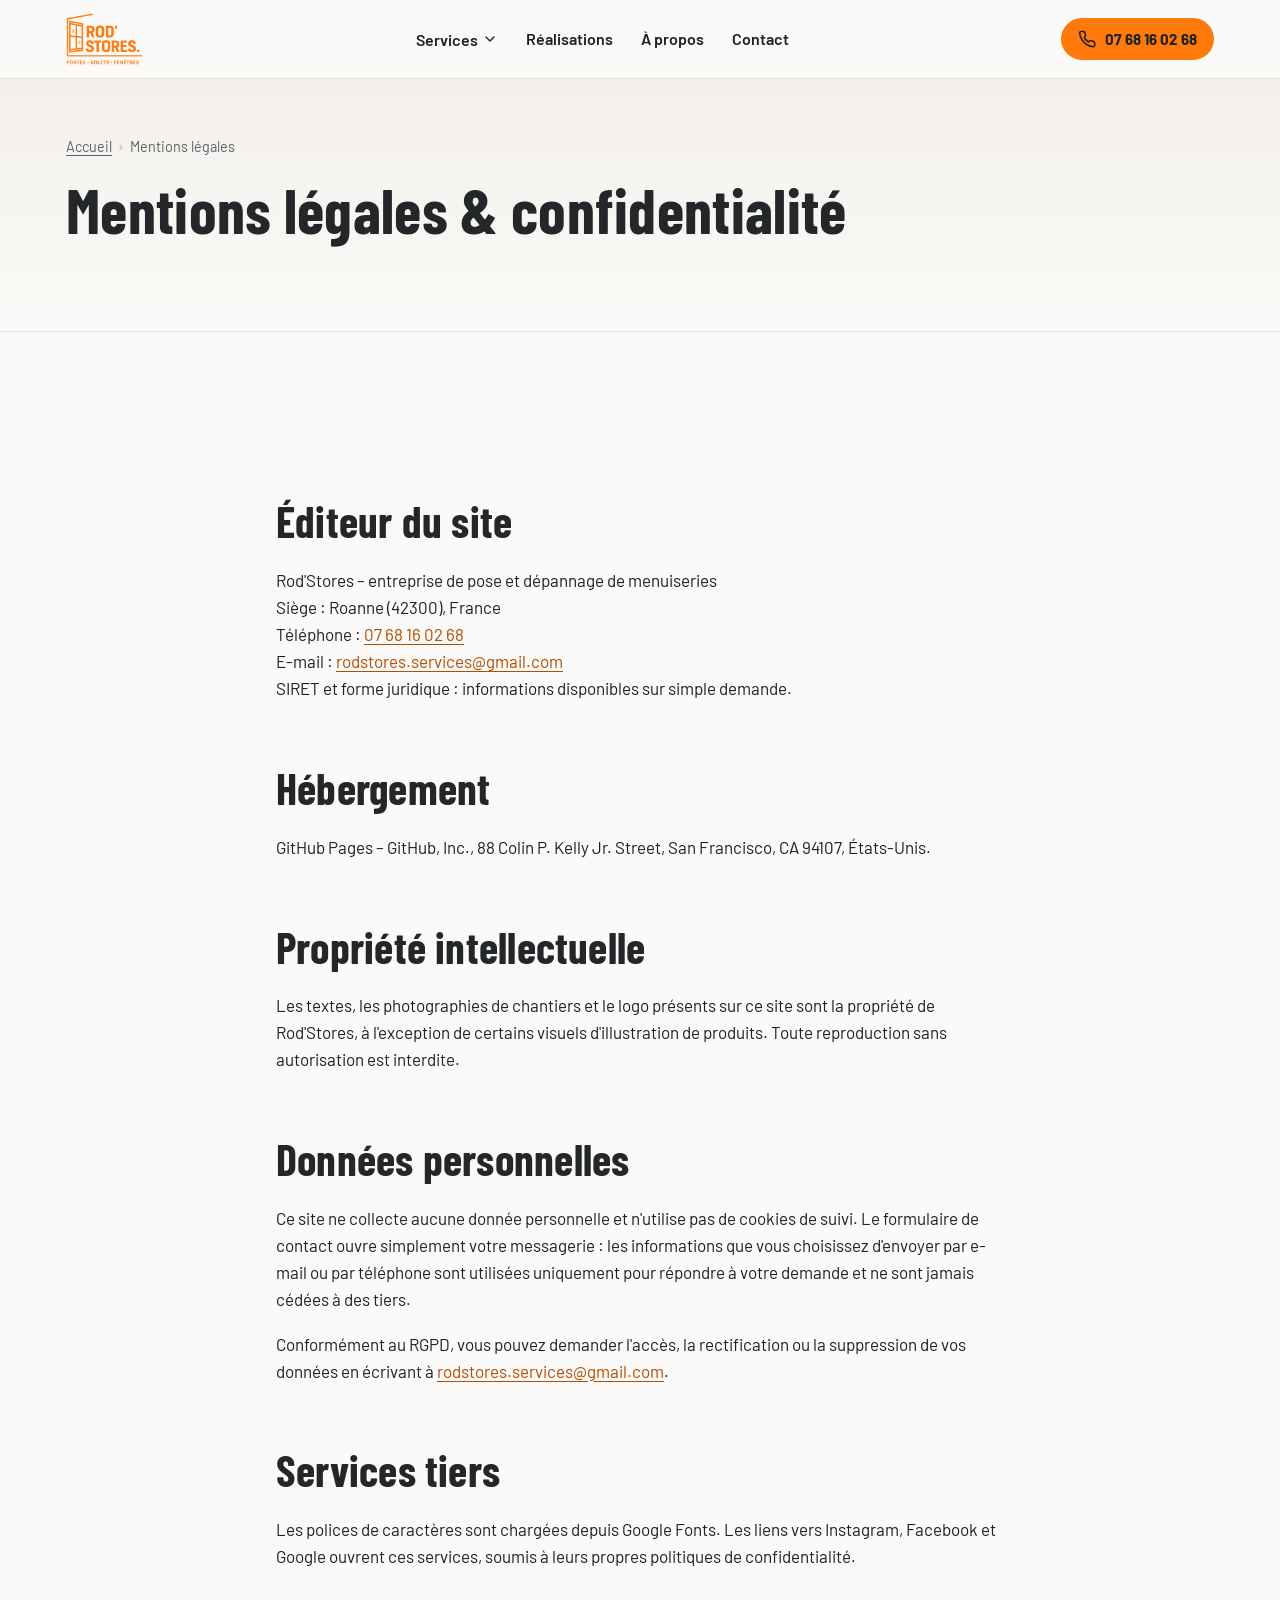
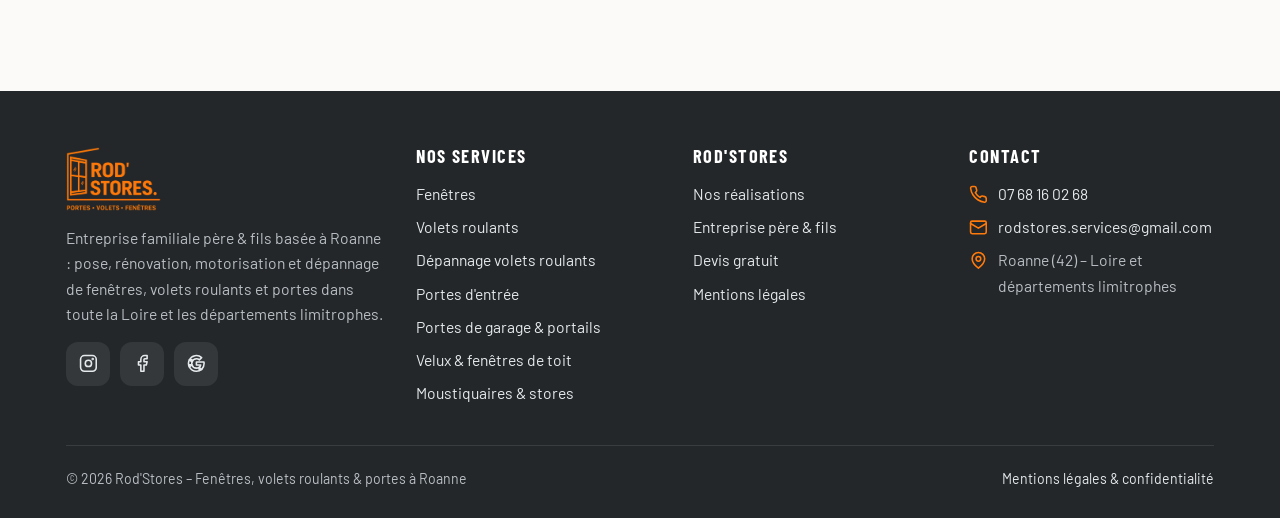
<file: docs/mention-legales/index.html>
<!doctype html>
<html lang="fr">
<head>
<meta charset="utf-8">
<meta name="viewport" content="width=device-width, initial-scale=1, viewport-fit=cover">
<title>Mentions légales – Rod&#x27;Stores</title>
<meta name="description" content="Mentions légales et politique de confidentialité du site Rod&#x27;Stores.">
<meta name="robots" content="index, follow, max-image-preview:large">
<link rel="canonical" href="https://rodstores.fr/mention-legales/">
<meta name="theme-color" content="#ff7a0a">
<meta name="geo.region" content="FR-42">
<meta name="geo.placename" content="Roanne">
<meta property="og:type" content="website">
<meta property="og:locale" content="fr_FR">
<meta property="og:site_name" content="Rod'Stores">
<meta property="og:title" content="Mentions légales – Rod&#x27;Stores">
<meta property="og:description" content="Mentions légales et politique de confidentialité du site Rod&#x27;Stores.">
<meta property="og:url" content="https://rodstores.fr/mention-legales/">
<meta property="og:image" content="https://rodstores.fr/img/og-rodstores.jpg">
<meta name="twitter:card" content="summary_large_image">
<link rel="icon" href="../favicon.svg" type="image/svg+xml">
<link rel="apple-touch-icon" href="../img/apple-touch-icon.png">
<link rel="manifest" href="../site.webmanifest">
<link rel="preconnect" href="https://fonts.googleapis.com">
<link rel="preconnect" href="https://fonts.gstatic.com" crossorigin>
<link rel="stylesheet" href="https://fonts.googleapis.com/css2?family=Barlow+Condensed:wght@600;700&family=Barlow:wght@400;500;600;700&display=swap">
<link rel="stylesheet" href="../css/style.css">
<script type="application/ld+json">{"@context": "https://schema.org", "@type": "BreadcrumbList", "itemListElement": [{"@type": "ListItem", "position": 1, "name": "Mentions légales", "item": "https://rodstores.fr/mention-legales/"}]}</script>
</head>
<body>
<svg width="0" height="0" style="position:absolute" aria-hidden="true"><symbol id="i-phone" viewBox="0 0 24 24"><path d="M22 16.9v3a2 2 0 0 1-2.2 2 19.8 19.8 0 0 1-8.6-3.1 19.5 19.5 0 0 1-6-6A19.8 19.8 0 0 1 2.1 4.2 2 2 0 0 1 4.1 2h3a2 2 0 0 1 2 1.7c.1.9.4 1.8.7 2.7a2 2 0 0 1-.5 2.1L8 9.8a16 16 0 0 0 6 6l1.3-1.3a2 2 0 0 1 2.1-.4c.9.3 1.8.6 2.7.7a2 2 0 0 1 1.7 2z"/></symbol><symbol id="i-mail" viewBox="0 0 24 24"><rect x="2" y="4" width="20" height="16" rx="2"/><path d="m22 7-10 6L2 7"/></symbol><symbol id="i-check" viewBox="0 0 24 24"><path d="M20 6 9 17l-5-5"/></symbol><symbol id="i-check-circle" viewBox="0 0 24 24"><circle cx="12" cy="12" r="10"/><path d="m8 12 3 3 5-6"/></symbol><symbol id="i-shield" viewBox="0 0 24 24"><path d="M12 22s8-4 8-10V5l-8-3-8 3v7c0 6 8 10 8 10z"/><path d="m9 12 2 2 4-4"/></symbol><symbol id="i-users" viewBox="0 0 24 24"><path d="M16 21v-2a4 4 0 0 0-4-4H6a4 4 0 0 0-4 4v2"/><circle cx="9" cy="7" r="4"/><path d="M22 21v-2a4 4 0 0 0-3-3.9M16 3.1a4 4 0 0 1 0 7.8"/></symbol><symbol id="i-wrench" viewBox="0 0 24 24"><path d="M14.7 6.3a1 1 0 0 0 0 1.4l1.6 1.6a1 1 0 0 0 1.4 0l3.8-3.8a6 6 0 0 1-7.9 7.9l-6.9 6.9a2.1 2.1 0 0 1-3-3l6.9-6.9a6 6 0 0 1 7.9-7.9z"/></symbol><symbol id="i-clock" viewBox="0 0 24 24"><circle cx="12" cy="12" r="10"/><path d="M12 6v6l4 2"/></symbol><symbol id="i-pin" viewBox="0 0 24 24"><path d="M20 10c0 6-8 12-8 12S4 16 4 10a8 8 0 0 1 16 0z"/><circle cx="12" cy="10" r="3"/></symbol><symbol id="i-star" viewBox="0 0 24 24"><path d="m12 2 3.1 6.3 6.9 1-5 4.9 1.2 6.8L12 17.8 5.8 21l1.2-6.8-5-4.9 6.9-1z"/></symbol><symbol id="i-arrow" viewBox="0 0 24 24"><path d="M5 12h14M13 5l7 7-7 7"/></symbol><symbol id="i-chevron" viewBox="0 0 24 24"><path d="m6 9 6 6 6-6"/></symbol><symbol id="i-menu" viewBox="0 0 24 24"><path d="M3 6h18M3 12h18M3 18h18"/></symbol><symbol id="i-x" viewBox="0 0 24 24"><path d="M18 6 6 18M6 6l12 12"/></symbol><symbol id="i-left" viewBox="0 0 24 24"><path d="m15 18-6-6 6-6"/></symbol><symbol id="i-right" viewBox="0 0 24 24"><path d="m9 18 6-6-6-6"/></symbol><symbol id="i-file" viewBox="0 0 24 24"><path d="M14 2H6a2 2 0 0 0-2 2v16a2 2 0 0 0 2 2h12a2 2 0 0 0 2-2V8z"/><path d="M14 2v6h6M9 13h6M9 17h6"/></symbol><symbol id="i-home" viewBox="0 0 24 24"><path d="m3 10 9-7 9 7v10a2 2 0 0 1-2 2H5a2 2 0 0 1-2-2z"/><path d="M9 22V12h6v10"/></symbol><symbol id="i-sun" viewBox="0 0 24 24"><circle cx="12" cy="12" r="4"/><path d="M12 2v2M12 20v2M4.9 4.9l1.4 1.4M17.7 17.7l1.4 1.4M2 12h2M20 12h2M4.9 19.1l1.4-1.4M17.7 6.3l1.4-1.4"/></symbol><symbol id="i-thermo" viewBox="0 0 24 24"><path d="M14 14.8V4a2 2 0 0 0-4 0v10.8a4 4 0 1 0 4 0z"/></symbol><symbol id="i-lock" viewBox="0 0 24 24"><rect x="3" y="11" width="18" height="11" rx="2"/><path d="M7 11V7a5 5 0 0 1 10 0v4"/></symbol><symbol id="i-zap" viewBox="0 0 24 24"><path d="M13 2 3 14h9l-1 8 10-12h-9z"/></symbol><symbol id="i-volume" viewBox="0 0 24 24"><path d="M11 5 6 9H2v6h4l5 4z"/><path d="M15.5 8.5a5 5 0 0 1 0 7M19 5a10 10 0 0 1 0 14"/></symbol><symbol id="i-ruler" viewBox="0 0 24 24"><path d="M21.3 15.3 8.7 2.7a1 1 0 0 0-1.4 0L2.7 7.3a1 1 0 0 0 0 1.4l12.6 12.6a1 1 0 0 0 1.4 0l4.6-4.6a1 1 0 0 0 0-1.4zM7.5 10.5l2-2M10.5 13.5l2-2M13.5 16.5l2-2"/></symbol><symbol id="i-instagram" viewBox="0 0 24 24"><rect x="2" y="2" width="20" height="20" rx="5"/><circle cx="12" cy="12" r="4"/><circle cx="17.5" cy="6.5" r=".6" fill="currentColor"/></symbol><symbol id="i-facebook" viewBox="0 0 24 24"><path d="M18 2h-3a5 5 0 0 0-5 5v3H7v4h3v8h4v-8h3l1-4h-4V7a1 1 0 0 1 1-1h3z"/></symbol><symbol id="i-google" viewBox="0 0 24 24"><path d="M21.8 12.2c0-.7-.1-1.4-.2-2H12v3.8h5.5a4.7 4.7 0 0 1-2 3.1v2.6h3.3c1.9-1.8 3-4.4 3-7.5z"/><path d="M12 22c2.7 0 5-.9 6.7-2.4l-3.3-2.6c-.9.6-2 1-3.4 1-2.6 0-4.8-1.8-5.6-4.1H3v2.6A10 10 0 0 0 12 22z"/><path d="M6.4 13.9a6 6 0 0 1 0-3.8V7.5H3a10 10 0 0 0 0 9z"/><path d="M12 6c1.5 0 2.8.5 3.8 1.5l2.9-2.9A10 10 0 0 0 3 7.5l3.4 2.6C7.2 7.8 9.4 6 12 6z"/></symbol><symbol id="i-message" viewBox="0 0 24 24"><path d="M21 15a2 2 0 0 1-2 2H7l-4 4V5a2 2 0 0 1 2-2h14a2 2 0 0 1 2 2z"/></symbol></svg>
<a class="skip" href="#contenu">Aller au contenu</a>
<header class="site-header">
  <div class="wrap header-in">
    <a class="brand" href="../" aria-label="Rod'Stores – accueil">
      <img src="../img/logo.webp" width="480" height="323" alt="Rod'Stores – portes, volets, fenêtres">
    </a>
    <nav class="nav" aria-label="Navigation principale"><ul><li class="has-sub"><button type="button" aria-haspopup="true">Services <svg class="icon" aria-hidden="true" viewBox="0 0 24 24"><use href="#i-chevron"/></svg></button><ul class="submenu"><li><a href="../fenetres/">Fenêtres</a></li><li><a href="../volets-roulants/">Volets roulants</a></li><li><a href="../depannage-volets-roulants/">Dépannage volets roulants</a></li><li><a href="../porte/">Portes d&#x27;entrée</a></li><li><a href="../portes-de-garage/">Portes de garage &amp; portails</a></li><li><a href="../velux-fenetres-de-toit/">Velux &amp; fenêtres de toit</a></li><li><a href="../moustiquaires/">Moustiquaires &amp; stores</a></li></ul></li><li><a href="../nos-realisations/">Réalisations</a></li><li><a href="../a-propos/">À propos</a></li><li><a href="../contact/">Contact</a></li></ul></nav>
    <a class="btn btn--sm header-cta" href="tel:+33768160268"><svg class="icon" aria-hidden="true" viewBox="0 0 24 24"><use href="#i-phone"/></svg> 07 68 16 02 68</a>
    <button class="burger" type="button" aria-label="Menu" aria-expanded="false" aria-controls="menu-mobile">
      <svg class="icon i-menu" aria-hidden="true" viewBox="0 0 24 24"><use href="#i-menu"/></svg><svg class="icon i-close" aria-hidden="true" viewBox="0 0 24 24"><use href="#i-x"/></svg>
    </button>
  </div>
</header>
<div class="mobile-menu" id="menu-mobile">
  <ul><li><a href="../#services">Services</a></li><li class="sub"><a href="../fenetres/">Fenêtres</a></li><li class="sub"><a href="../volets-roulants/">Volets roulants</a></li><li class="sub"><a href="../depannage-volets-roulants/">Dépannage volets roulants</a></li><li class="sub"><a href="../porte/">Portes d&#x27;entrée</a></li><li class="sub"><a href="../portes-de-garage/">Portes de garage &amp; portails</a></li><li class="sub"><a href="../velux-fenetres-de-toit/">Velux &amp; fenêtres de toit</a></li><li class="sub"><a href="../moustiquaires/">Moustiquaires &amp; stores</a></li><li><a href="../nos-realisations/">Réalisations <svg class="icon" aria-hidden="true" viewBox="0 0 24 24"><use href="#i-right"/></svg></a></li><li><a href="../a-propos/">À propos <svg class="icon" aria-hidden="true" viewBox="0 0 24 24"><use href="#i-right"/></svg></a></li><li><a href="../contact/">Contact <svg class="icon" aria-hidden="true" viewBox="0 0 24 24"><use href="#i-right"/></svg></a></li></ul>
  <a class="btn" href="tel:+33768160268"><svg class="icon" aria-hidden="true" viewBox="0 0 24 24"><use href="#i-phone"/></svg> Appeler le 07 68 16 02 68</a>
</div>
<main id="contenu">

<section class="page-hero"><div class="wrap"><nav class="crumbs" aria-label="Fil d'Ariane"><ol><li><a href="../">Accueil</a></li><li><span aria-current="page">Mentions légales</span></li></ol></nav><h1>Mentions légales &amp; confidentialité</h1></div></section>
<section class="section"><div class="wrap prose">
  <h2>Éditeur du site</h2>
  <p>Rod'Stores – entreprise de pose et dépannage de menuiseries<br>
  Siège : Roanne (42300), France<br>
  Téléphone : <a href="tel:+33768160268">07 68 16 02 68</a><br>
  E-mail : <a href="mailto:rodstores.services@gmail.com">rodstores.services@gmail.com</a><br>
  SIRET et forme juridique : informations disponibles sur simple demande.</p>
  <h2>Hébergement</h2>
  <p>GitHub Pages – GitHub, Inc., 88 Colin P. Kelly Jr. Street, San Francisco, CA 94107, États-Unis.</p>
  <h2>Propriété intellectuelle</h2>
  <p>Les textes, les photographies de chantiers et le logo présents sur ce site sont la propriété de Rod'Stores, à l'exception de certains visuels d'illustration de produits. Toute reproduction sans autorisation est interdite.</p>
  <h2>Données personnelles</h2>
  <p>Ce site ne collecte aucune donnée personnelle et n'utilise pas de cookies de suivi. Le formulaire de contact ouvre simplement votre messagerie : les informations que vous choisissez d'envoyer par e-mail ou par téléphone sont utilisées uniquement pour répondre à votre demande et ne sont jamais cédées à des tiers.</p>
  <p>Conformément au RGPD, vous pouvez demander l'accès, la rectification ou la suppression de vos données en écrivant à <a href="mailto:rodstores.services@gmail.com">rodstores.services@gmail.com</a>.</p>
  <h2>Services tiers</h2>
  <p>Les polices de caractères sont chargées depuis Google Fonts. Les liens vers Instagram, Facebook et Google ouvrent ces services, soumis à leurs propres politiques de confidentialité.</p>
</div></section>
</main>
<footer class="site-footer">
  <div class="wrap">
    <div class="footer-grid">
      <div class="footer-brand">
        <img src="../img/logo.webp" width="480" height="323" alt="Rod'Stores" loading="lazy">
        <p>Entreprise familiale père &amp; fils basée à Roanne : pose, rénovation, motorisation et dépannage de fenêtres, volets roulants et portes dans toute la Loire et les départements limitrophes.</p>
        <div class="socials">
          <a href="https://www.instagram.com/rod.stores/" rel="noopener" target="_blank" aria-label="Instagram Rod'Stores"><svg class="icon" aria-hidden="true" viewBox="0 0 24 24"><use href="#i-instagram"/></svg></a>
          <a href="https://www.facebook.com/profile.php?id=61587493753974" rel="noopener" target="_blank" aria-label="Facebook Rod'Stores"><svg class="icon" aria-hidden="true" viewBox="0 0 24 24"><use href="#i-facebook"/></svg></a>
          <a href="https://share.google/G2dC7RXC4SZobGMtx" rel="noopener" target="_blank" aria-label="Avis Google Rod'Stores"><svg class="icon" aria-hidden="true" viewBox="0 0 24 24"><use href="#i-google"/></svg></a>
        </div>
      </div>
      <div>
        <h2>Nos services</h2>
        <ul><li><a href="../fenetres/">Fenêtres</a></li><li><a href="../volets-roulants/">Volets roulants</a></li><li><a href="../depannage-volets-roulants/">Dépannage volets roulants</a></li><li><a href="../porte/">Portes d&#x27;entrée</a></li><li><a href="../portes-de-garage/">Portes de garage &amp; portails</a></li><li><a href="../velux-fenetres-de-toit/">Velux &amp; fenêtres de toit</a></li><li><a href="../moustiquaires/">Moustiquaires &amp; stores</a></li></ul>
      </div>
      <div>
        <h2>Rod'Stores</h2>
        <ul>
          <li><a href="../nos-realisations/">Nos réalisations</a></li>
          <li><a href="../a-propos/">Entreprise père &amp; fils</a></li>
          <li><a href="../contact/">Devis gratuit</a></li>
          <li><a href="../mention-legales/">Mentions légales</a></li>
        </ul>
      </div>
      <div>
        <h2>Contact</h2>
        <ul class="nap">
          <li><svg class="icon" aria-hidden="true" viewBox="0 0 24 24"><use href="#i-phone"/></svg><a href="tel:+33768160268">07 68 16 02 68</a></li>
          <li><svg class="icon" aria-hidden="true" viewBox="0 0 24 24"><use href="#i-mail"/></svg><a href="mailto:rodstores.services@gmail.com">rodstores.services@gmail.com</a></li>
          <li><svg class="icon" aria-hidden="true" viewBox="0 0 24 24"><use href="#i-pin"/></svg><span>Roanne (42) – Loire et départements limitrophes</span></li>
        </ul>
      </div>
    </div>
    <div class="footer-bottom">
      <span>© 2026 Rod'Stores – Fenêtres, volets roulants &amp; portes à Roanne</span>
      <span><a href="../mention-legales/">Mentions légales &amp; confidentialité</a></span>
    </div>
  </div>
</footer>
<div class="callbar">
  <a class="btn" href="tel:+33768160268"><svg class="icon" aria-hidden="true" viewBox="0 0 24 24"><use href="#i-phone"/></svg> Appeler</a>
  <a class="btn btn--ghost" href="../contact/"><svg class="icon" aria-hidden="true" viewBox="0 0 24 24"><use href="#i-file"/></svg> Devis gratuit</a>
</div>
<dialog class="lightbox" id="lightbox" aria-label="Photo agrandie">
  <img src="[data-uri]" alt="">
  <p></p>
  <button class="lb-close" type="button" aria-label="Fermer"><svg class="icon" aria-hidden="true" viewBox="0 0 24 24"><use href="#i-x"/></svg></button>
  <button class="lb-nav lb-prev" type="button" aria-label="Photo précédente"><svg class="icon" aria-hidden="true" viewBox="0 0 24 24"><use href="#i-left"/></svg></button>
  <button class="lb-nav lb-next" type="button" aria-label="Photo suivante"><svg class="icon" aria-hidden="true" viewBox="0 0 24 24"><use href="#i-right"/></svg></button>
</dialog>
<script src="../js/main.js" defer></script>
</body>
</html>
</file>
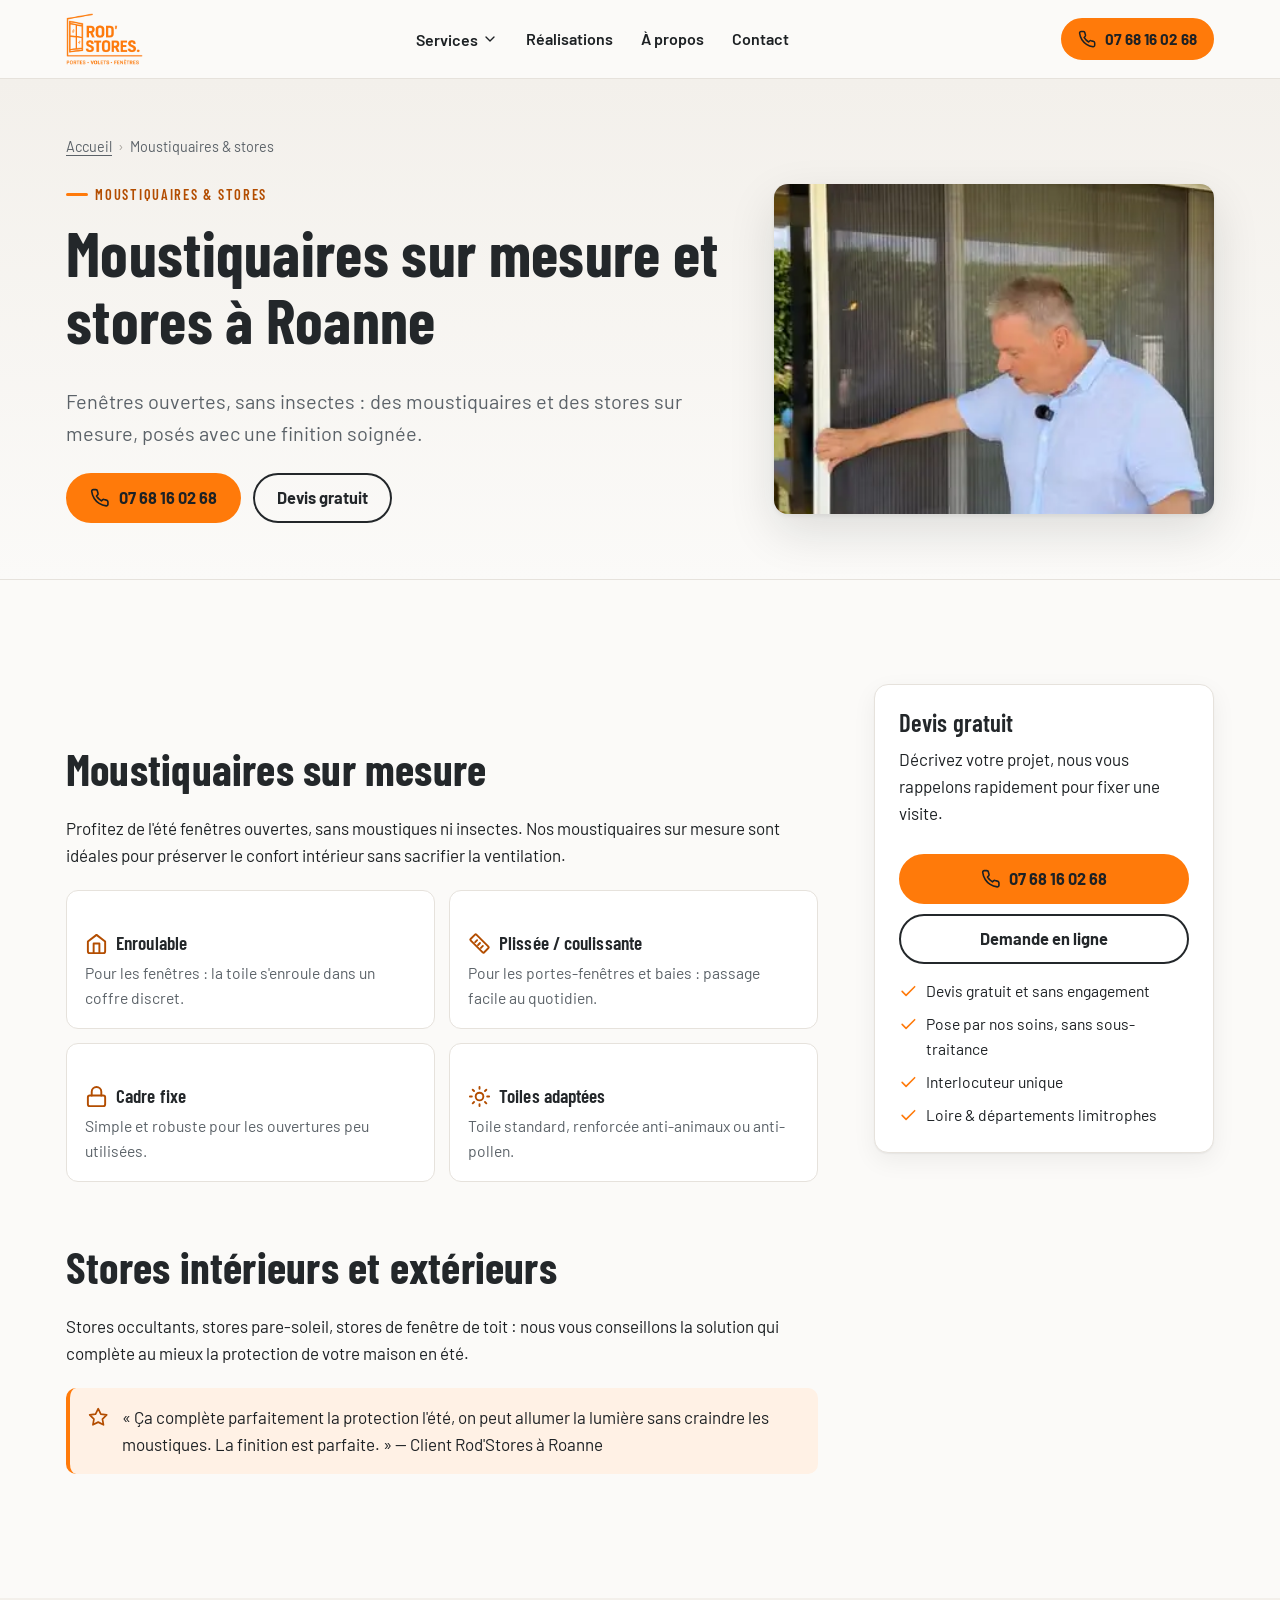
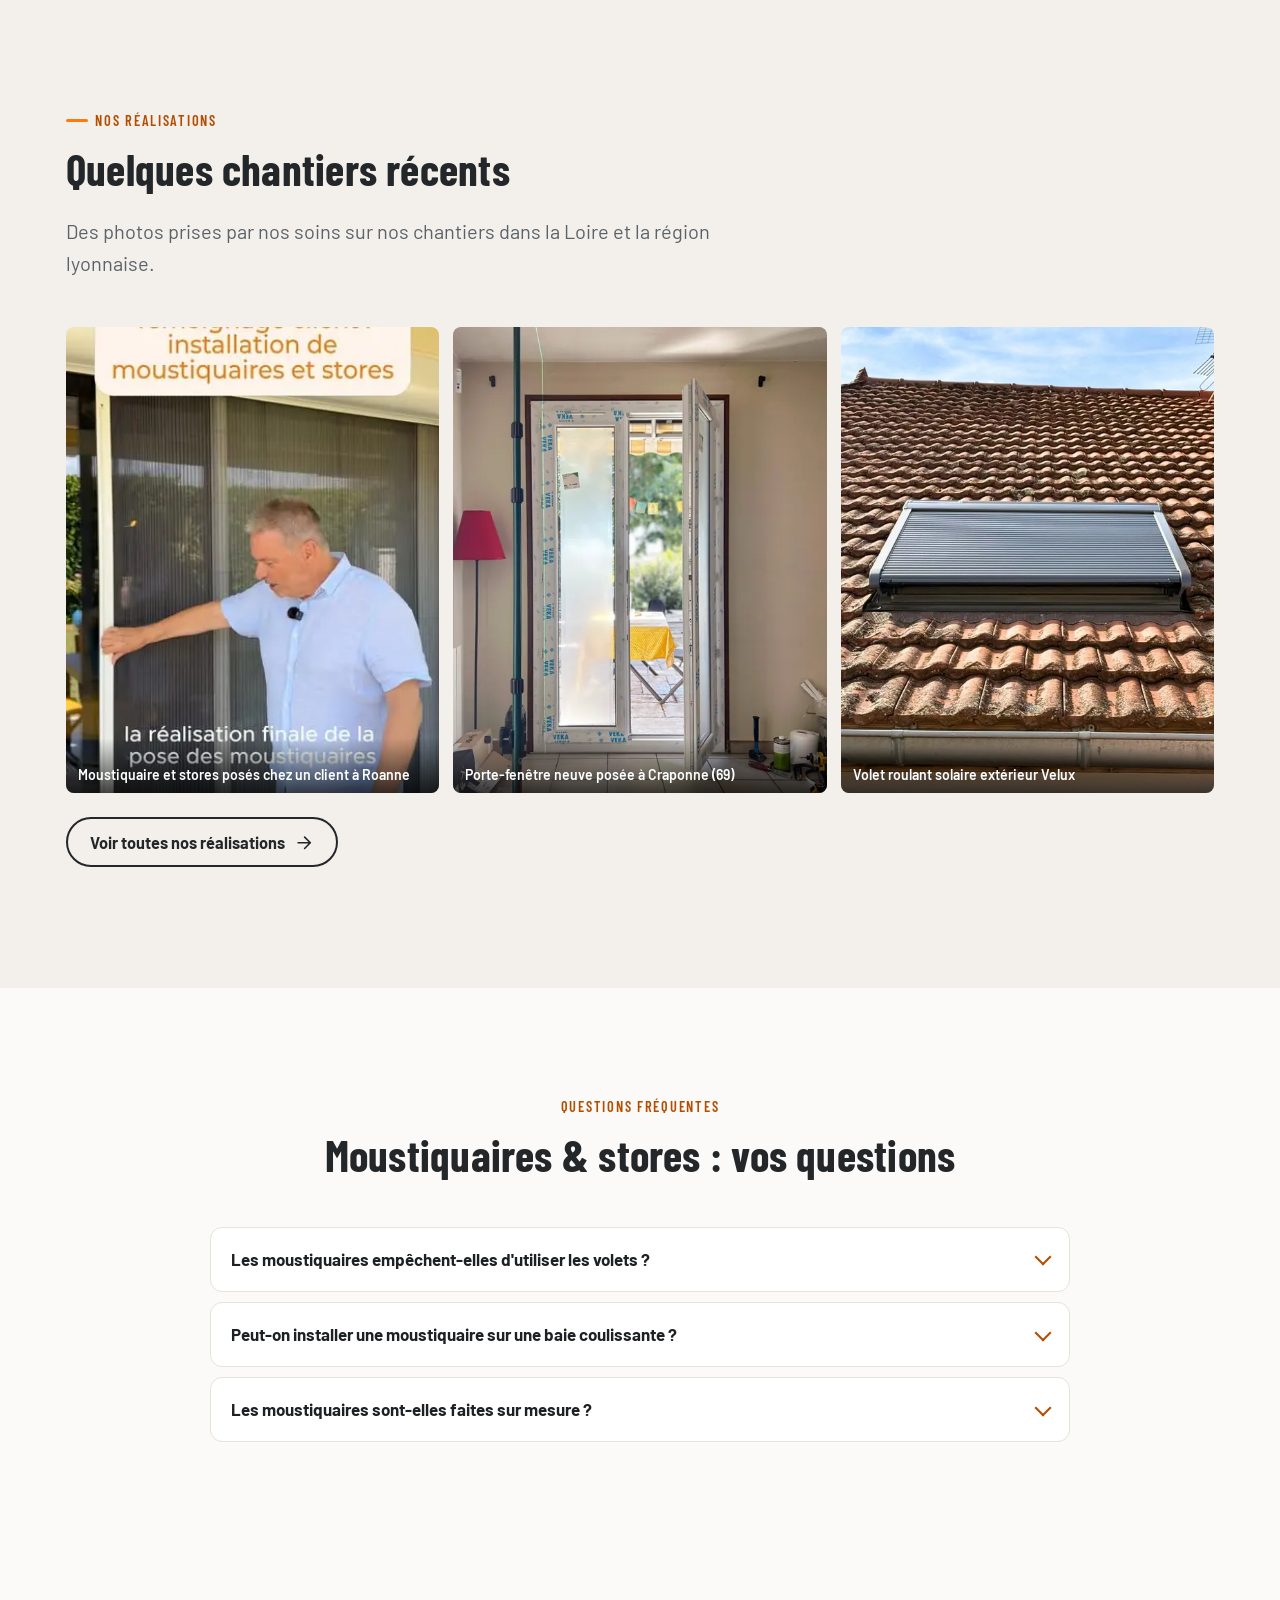
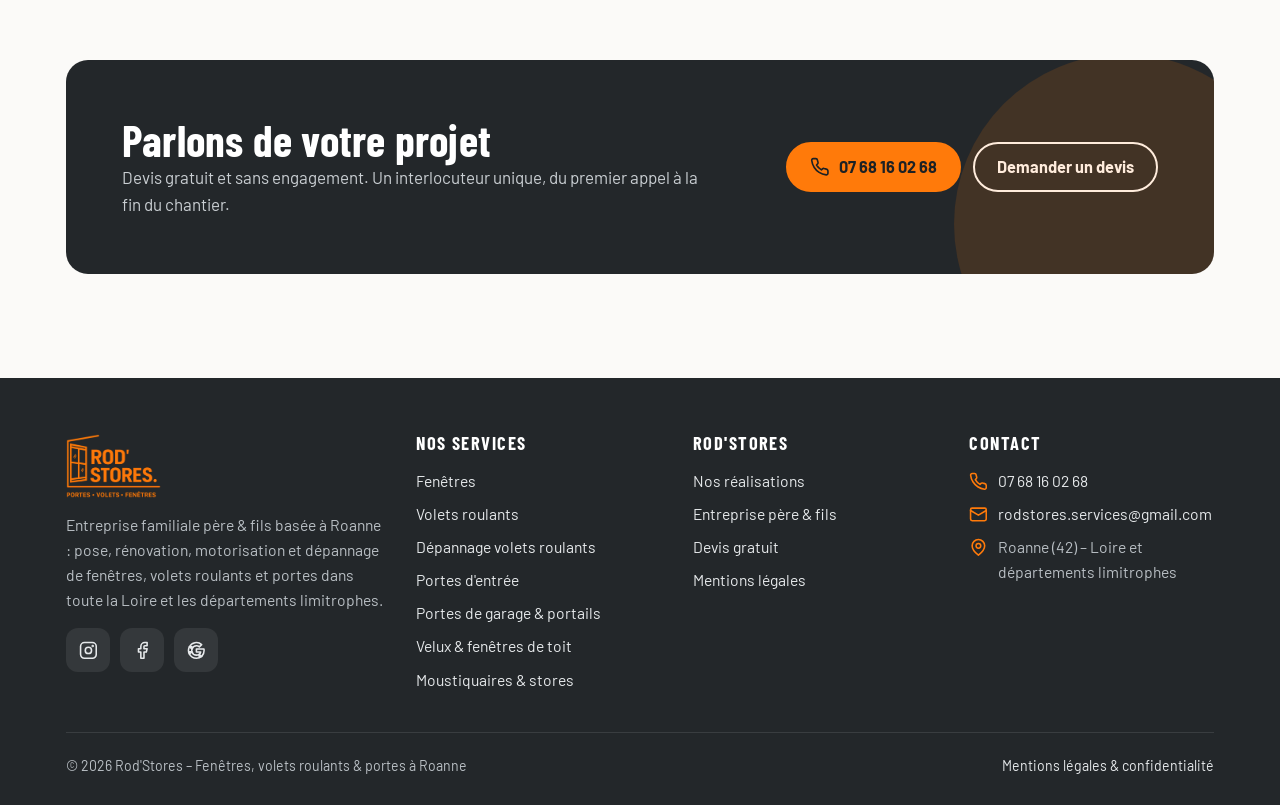
<file: docs/moustiquaires/index.html>
<!doctype html>
<html lang="fr">
<head>
<meta charset="utf-8">
<meta name="viewport" content="width=device-width, initial-scale=1, viewport-fit=cover">
<title>Moustiquaires sur mesure &amp; stores à Roanne | Rod&#x27;Stores</title>
<meta name="description" content="Moustiquaires sur mesure enroulables, plissées ou fixes et stores pour fenêtres, baies et Velux à Roanne et dans la Loire. Pose soignée, devis gratuit.">
<meta name="robots" content="index, follow, max-image-preview:large">
<link rel="canonical" href="https://rodstores.fr/moustiquaires/">
<meta name="theme-color" content="#ff7a0a">
<meta name="geo.region" content="FR-42">
<meta name="geo.placename" content="Roanne">
<meta property="og:type" content="website">
<meta property="og:locale" content="fr_FR">
<meta property="og:site_name" content="Rod'Stores">
<meta property="og:title" content="Moustiquaires sur mesure &amp; stores à Roanne | Rod&#x27;Stores">
<meta property="og:description" content="Moustiquaires sur mesure enroulables, plissées ou fixes et stores pour fenêtres, baies et Velux à Roanne et dans la Loire. Pose soignée, devis gratuit.">
<meta property="og:url" content="https://rodstores.fr/moustiquaires/">
<meta property="og:image" content="https://rodstores.fr/img/og-rodstores.jpg">
<meta name="twitter:card" content="summary_large_image">
<link rel="icon" href="../favicon.svg" type="image/svg+xml">
<link rel="apple-touch-icon" href="../img/apple-touch-icon.png">
<link rel="manifest" href="../site.webmanifest">
<link rel="preconnect" href="https://fonts.googleapis.com">
<link rel="preconnect" href="https://fonts.gstatic.com" crossorigin>
<link rel="stylesheet" href="https://fonts.googleapis.com/css2?family=Barlow+Condensed:wght@600;700&family=Barlow:wght@400;500;600;700&display=swap">
<link rel="stylesheet" href="../css/style.css">
<script type="application/ld+json">{"@context": "https://schema.org", "@type": "HomeAndConstructionBusiness", "@id": "https://rodstores.fr/#entreprise", "name": "Rod'Stores", "alternateName": "Rod'Stores – Menuiseries & dépannage", "description": "Spécialiste fenêtres, volets roulants et portes à Roanne : installation, rénovation, motorisation et dépannage. Entreprise familiale père & fils, devis gratuit, sans sous-traitance.", "url": "https://rodstores.fr/", "logo": "https://rodstores.fr/img/logo.png", "image": "https://rodstores.fr/img/og-rodstores.jpg", "telephone": "+33768160268", "email": "rodstores.services@gmail.com", "address": {"@type": "PostalAddress", "addressLocality": "Roanne", "postalCode": "42300", "addressRegion": "Auvergne-Rhône-Alpes", "addressCountry": "FR"}, "areaServed": [{"@type": "City", "name": "Roanne"}, {"@type": "City", "name": "Riorges"}, {"@type": "City", "name": "Charlieu"}, {"@type": "City", "name": "Feurs"}, {"@type": "City", "name": "Montbrison"}, {"@type": "City", "name": "Balbigny"}, {"@type": "City", "name": "Saint-Just-en-Chevalet"}, {"@type": "City", "name": "Saint-Étienne"}, {"@type": "City", "name": "Lyon"}, {"@type": "City", "name": "Vichy"}, {"@type": "AdministrativeArea", "name": "Loire"}], "sameAs": ["https://www.instagram.com/rod.stores/", "https://www.facebook.com/profile.php?id=61587493753974"], "knowsAbout": ["Fenêtres PVC", "Fenêtres aluminium", "Volets roulants", "Motorisation de volets roulants", "Dépannage de volets roulants", "Portes d'entrée", "Portes de garage", "Portails", "Velux", "Moustiquaires", "Stores"], "hasOfferCatalog": {"@type": "OfferCatalog", "name": "Services Rod'Stores", "itemListElement": [{"@type": "Offer", "itemOffered": {"@type": "Service", "name": "Fenêtres", "url": "https://rodstores.fr/fenetres/"}}, {"@type": "Offer", "itemOffered": {"@type": "Service", "name": "Volets roulants", "url": "https://rodstores.fr/volets-roulants/"}}, {"@type": "Offer", "itemOffered": {"@type": "Service", "name": "Dépannage volets roulants", "url": "https://rodstores.fr/depannage-volets-roulants/"}}, {"@type": "Offer", "itemOffered": {"@type": "Service", "name": "Portes d'entrée", "url": "https://rodstores.fr/porte/"}}, {"@type": "Offer", "itemOffered": {"@type": "Service", "name": "Portes de garage & portails", "url": "https://rodstores.fr/portes-de-garage/"}}, {"@type": "Offer", "itemOffered": {"@type": "Service", "name": "Velux & fenêtres de toit", "url": "https://rodstores.fr/velux-fenetres-de-toit/"}}, {"@type": "Offer", "itemOffered": {"@type": "Service", "name": "Moustiquaires & stores", "url": "https://rodstores.fr/moustiquaires/"}}]}}</script>
<script type="application/ld+json">{"@context": "https://schema.org", "@type": "BreadcrumbList", "itemListElement": [{"@type": "ListItem", "position": 1, "name": "Moustiquaires & stores", "item": "https://rodstores.fr/moustiquaires/"}]}</script>
<script type="application/ld+json">{"@context": "https://schema.org", "@type": "FAQPage", "mainEntity": [{"@type": "Question", "name": "Les moustiquaires empêchent-elles d'utiliser les volets ?", "acceptedAnswer": {"@type": "Answer", "text": "Non, elles sont conçues pour s'intégrer à vos menuiseries et fonctionner avec vos volets roulants."}}, {"@type": "Question", "name": "Peut-on installer une moustiquaire sur une baie coulissante ?", "acceptedAnswer": {"@type": "Answer", "text": "Oui, avec une moustiquaire plissée ou coulissante adaptée aux grandes ouvertures."}}, {"@type": "Question", "name": "Les moustiquaires sont-elles faites sur mesure ?", "acceptedAnswer": {"@type": "Answer", "text": "Oui, nous prenons les cotes sur place pour un ajustement parfait de chaque ouverture."}}]}</script>
<script type="application/ld+json">{"@context": "https://schema.org", "@type": "Service", "name": "Moustiquaires & stores", "serviceType": "Moustiquaires & stores", "provider": {"@id": "https://rodstores.fr/#entreprise"}, "areaServed": [{"@type": "City", "name": "Roanne"}, {"@type": "City", "name": "Saint-Étienne"}, {"@type": "City", "name": "Lyon"}, {"@type": "City", "name": "Vichy"}, {"@type": "City", "name": "Montbrison"}], "url": "https://rodstores.fr/moustiquaires/"}</script>
</head>
<body>
<svg width="0" height="0" style="position:absolute" aria-hidden="true"><symbol id="i-phone" viewBox="0 0 24 24"><path d="M22 16.9v3a2 2 0 0 1-2.2 2 19.8 19.8 0 0 1-8.6-3.1 19.5 19.5 0 0 1-6-6A19.8 19.8 0 0 1 2.1 4.2 2 2 0 0 1 4.1 2h3a2 2 0 0 1 2 1.7c.1.9.4 1.8.7 2.7a2 2 0 0 1-.5 2.1L8 9.8a16 16 0 0 0 6 6l1.3-1.3a2 2 0 0 1 2.1-.4c.9.3 1.8.6 2.7.7a2 2 0 0 1 1.7 2z"/></symbol><symbol id="i-mail" viewBox="0 0 24 24"><rect x="2" y="4" width="20" height="16" rx="2"/><path d="m22 7-10 6L2 7"/></symbol><symbol id="i-check" viewBox="0 0 24 24"><path d="M20 6 9 17l-5-5"/></symbol><symbol id="i-check-circle" viewBox="0 0 24 24"><circle cx="12" cy="12" r="10"/><path d="m8 12 3 3 5-6"/></symbol><symbol id="i-shield" viewBox="0 0 24 24"><path d="M12 22s8-4 8-10V5l-8-3-8 3v7c0 6 8 10 8 10z"/><path d="m9 12 2 2 4-4"/></symbol><symbol id="i-users" viewBox="0 0 24 24"><path d="M16 21v-2a4 4 0 0 0-4-4H6a4 4 0 0 0-4 4v2"/><circle cx="9" cy="7" r="4"/><path d="M22 21v-2a4 4 0 0 0-3-3.9M16 3.1a4 4 0 0 1 0 7.8"/></symbol><symbol id="i-wrench" viewBox="0 0 24 24"><path d="M14.7 6.3a1 1 0 0 0 0 1.4l1.6 1.6a1 1 0 0 0 1.4 0l3.8-3.8a6 6 0 0 1-7.9 7.9l-6.9 6.9a2.1 2.1 0 0 1-3-3l6.9-6.9a6 6 0 0 1 7.9-7.9z"/></symbol><symbol id="i-clock" viewBox="0 0 24 24"><circle cx="12" cy="12" r="10"/><path d="M12 6v6l4 2"/></symbol><symbol id="i-pin" viewBox="0 0 24 24"><path d="M20 10c0 6-8 12-8 12S4 16 4 10a8 8 0 0 1 16 0z"/><circle cx="12" cy="10" r="3"/></symbol><symbol id="i-star" viewBox="0 0 24 24"><path d="m12 2 3.1 6.3 6.9 1-5 4.9 1.2 6.8L12 17.8 5.8 21l1.2-6.8-5-4.9 6.9-1z"/></symbol><symbol id="i-arrow" viewBox="0 0 24 24"><path d="M5 12h14M13 5l7 7-7 7"/></symbol><symbol id="i-chevron" viewBox="0 0 24 24"><path d="m6 9 6 6 6-6"/></symbol><symbol id="i-menu" viewBox="0 0 24 24"><path d="M3 6h18M3 12h18M3 18h18"/></symbol><symbol id="i-x" viewBox="0 0 24 24"><path d="M18 6 6 18M6 6l12 12"/></symbol><symbol id="i-left" viewBox="0 0 24 24"><path d="m15 18-6-6 6-6"/></symbol><symbol id="i-right" viewBox="0 0 24 24"><path d="m9 18 6-6-6-6"/></symbol><symbol id="i-file" viewBox="0 0 24 24"><path d="M14 2H6a2 2 0 0 0-2 2v16a2 2 0 0 0 2 2h12a2 2 0 0 0 2-2V8z"/><path d="M14 2v6h6M9 13h6M9 17h6"/></symbol><symbol id="i-home" viewBox="0 0 24 24"><path d="m3 10 9-7 9 7v10a2 2 0 0 1-2 2H5a2 2 0 0 1-2-2z"/><path d="M9 22V12h6v10"/></symbol><symbol id="i-sun" viewBox="0 0 24 24"><circle cx="12" cy="12" r="4"/><path d="M12 2v2M12 20v2M4.9 4.9l1.4 1.4M17.7 17.7l1.4 1.4M2 12h2M20 12h2M4.9 19.1l1.4-1.4M17.7 6.3l1.4-1.4"/></symbol><symbol id="i-thermo" viewBox="0 0 24 24"><path d="M14 14.8V4a2 2 0 0 0-4 0v10.8a4 4 0 1 0 4 0z"/></symbol><symbol id="i-lock" viewBox="0 0 24 24"><rect x="3" y="11" width="18" height="11" rx="2"/><path d="M7 11V7a5 5 0 0 1 10 0v4"/></symbol><symbol id="i-zap" viewBox="0 0 24 24"><path d="M13 2 3 14h9l-1 8 10-12h-9z"/></symbol><symbol id="i-volume" viewBox="0 0 24 24"><path d="M11 5 6 9H2v6h4l5 4z"/><path d="M15.5 8.5a5 5 0 0 1 0 7M19 5a10 10 0 0 1 0 14"/></symbol><symbol id="i-ruler" viewBox="0 0 24 24"><path d="M21.3 15.3 8.7 2.7a1 1 0 0 0-1.4 0L2.7 7.3a1 1 0 0 0 0 1.4l12.6 12.6a1 1 0 0 0 1.4 0l4.6-4.6a1 1 0 0 0 0-1.4zM7.5 10.5l2-2M10.5 13.5l2-2M13.5 16.5l2-2"/></symbol><symbol id="i-instagram" viewBox="0 0 24 24"><rect x="2" y="2" width="20" height="20" rx="5"/><circle cx="12" cy="12" r="4"/><circle cx="17.5" cy="6.5" r=".6" fill="currentColor"/></symbol><symbol id="i-facebook" viewBox="0 0 24 24"><path d="M18 2h-3a5 5 0 0 0-5 5v3H7v4h3v8h4v-8h3l1-4h-4V7a1 1 0 0 1 1-1h3z"/></symbol><symbol id="i-google" viewBox="0 0 24 24"><path d="M21.8 12.2c0-.7-.1-1.4-.2-2H12v3.8h5.5a4.7 4.7 0 0 1-2 3.1v2.6h3.3c1.9-1.8 3-4.4 3-7.5z"/><path d="M12 22c2.7 0 5-.9 6.7-2.4l-3.3-2.6c-.9.6-2 1-3.4 1-2.6 0-4.8-1.8-5.6-4.1H3v2.6A10 10 0 0 0 12 22z"/><path d="M6.4 13.9a6 6 0 0 1 0-3.8V7.5H3a10 10 0 0 0 0 9z"/><path d="M12 6c1.5 0 2.8.5 3.8 1.5l2.9-2.9A10 10 0 0 0 3 7.5l3.4 2.6C7.2 7.8 9.4 6 12 6z"/></symbol><symbol id="i-message" viewBox="0 0 24 24"><path d="M21 15a2 2 0 0 1-2 2H7l-4 4V5a2 2 0 0 1 2-2h14a2 2 0 0 1 2 2z"/></symbol></svg>
<a class="skip" href="#contenu">Aller au contenu</a>
<header class="site-header">
  <div class="wrap header-in">
    <a class="brand" href="../" aria-label="Rod'Stores – accueil">
      <img src="../img/logo.webp" width="480" height="323" alt="Rod'Stores – portes, volets, fenêtres">
    </a>
    <nav class="nav" aria-label="Navigation principale"><ul><li class="has-sub"><button type="button" aria-haspopup="true">Services <svg class="icon" aria-hidden="true" viewBox="0 0 24 24"><use href="#i-chevron"/></svg></button><ul class="submenu"><li><a href="../fenetres/">Fenêtres</a></li><li><a href="../volets-roulants/">Volets roulants</a></li><li><a href="../depannage-volets-roulants/">Dépannage volets roulants</a></li><li><a href="../porte/">Portes d&#x27;entrée</a></li><li><a href="../portes-de-garage/">Portes de garage &amp; portails</a></li><li><a href="../velux-fenetres-de-toit/">Velux &amp; fenêtres de toit</a></li><li><a href="../moustiquaires/" aria-current="page">Moustiquaires &amp; stores</a></li></ul></li><li><a href="../nos-realisations/">Réalisations</a></li><li><a href="../a-propos/">À propos</a></li><li><a href="../contact/">Contact</a></li></ul></nav>
    <a class="btn btn--sm header-cta" href="tel:+33768160268"><svg class="icon" aria-hidden="true" viewBox="0 0 24 24"><use href="#i-phone"/></svg> 07 68 16 02 68</a>
    <button class="burger" type="button" aria-label="Menu" aria-expanded="false" aria-controls="menu-mobile">
      <svg class="icon i-menu" aria-hidden="true" viewBox="0 0 24 24"><use href="#i-menu"/></svg><svg class="icon i-close" aria-hidden="true" viewBox="0 0 24 24"><use href="#i-x"/></svg>
    </button>
  </div>
</header>
<div class="mobile-menu" id="menu-mobile">
  <ul><li><a href="../#services">Services</a></li><li class="sub"><a href="../fenetres/">Fenêtres</a></li><li class="sub"><a href="../volets-roulants/">Volets roulants</a></li><li class="sub"><a href="../depannage-volets-roulants/">Dépannage volets roulants</a></li><li class="sub"><a href="../porte/">Portes d&#x27;entrée</a></li><li class="sub"><a href="../portes-de-garage/">Portes de garage &amp; portails</a></li><li class="sub"><a href="../velux-fenetres-de-toit/">Velux &amp; fenêtres de toit</a></li><li class="sub"><a href="../moustiquaires/">Moustiquaires &amp; stores</a></li><li><a href="../nos-realisations/">Réalisations <svg class="icon" aria-hidden="true" viewBox="0 0 24 24"><use href="#i-right"/></svg></a></li><li><a href="../a-propos/">À propos <svg class="icon" aria-hidden="true" viewBox="0 0 24 24"><use href="#i-right"/></svg></a></li><li><a href="../contact/">Contact <svg class="icon" aria-hidden="true" viewBox="0 0 24 24"><use href="#i-right"/></svg></a></li></ul>
  <a class="btn" href="tel:+33768160268"><svg class="icon" aria-hidden="true" viewBox="0 0 24 24"><use href="#i-phone"/></svg> Appeler le 07 68 16 02 68</a>
</div>
<main id="contenu">
<section class="page-hero">
  <div class="wrap">
    <nav class="crumbs" aria-label="Fil d'Ariane"><ol><li><a href="../">Accueil</a></li><li><span aria-current="page">Moustiquaires &amp; stores</span></li></ol></nav>
    <div class="page-hero-grid">
      <div>
        <p class="eyebrow">Moustiquaires & stores</p>
        <h1>Moustiquaires sur mesure et stores à Roanne</h1>
        <p class="lead">Fenêtres ouvertes, sans insectes : des moustiquaires et des stores sur mesure, posés avec une finition soignée.</p>
        <div class="btn-row">
          <a class="btn" href="tel:+33768160268"><svg class="icon" aria-hidden="true" viewBox="0 0 24 24"><use href="#i-phone"/></svg> 07 68 16 02 68</a>
          <a class="btn btn--ghost" href="../contact/">Devis gratuit</a>
        </div>
        
      </div>
      <div class="page-hero-media"><img src="../img/temoignage-moustiquaire-360.webp" srcset="../img/temoignage-moustiquaire-360.webp 360w" sizes="(min-width: 900px) 440px, 100vw" width="360" height="640" alt="Client Rod&#x27;Stores devant sa moustiquaire de baie vitrée" fetchpriority="high" decoding="async"></div>
    </div>
  </div>
</section>
<section class="section">
  <div class="wrap content-grid">
    <div class="prose">
<h2>Moustiquaires sur mesure</h2>
<p>Profitez de l'été fenêtres ouvertes, sans moustiques ni insectes. Nos moustiquaires sur mesure sont idéales pour préserver le confort intérieur sans sacrifier la ventilation.</p>
<div class="feature-list"><div class="feature"><h3><svg class="icon" aria-hidden="true" viewBox="0 0 24 24"><use href="#i-home"/></svg> Enroulable</h3><p>Pour les fenêtres : la toile s'enroule dans un coffre discret.</p></div><div class="feature"><h3><svg class="icon" aria-hidden="true" viewBox="0 0 24 24"><use href="#i-ruler"/></svg> Plissée / coulissante</h3><p>Pour les portes-fenêtres et baies : passage facile au quotidien.</p></div><div class="feature"><h3><svg class="icon" aria-hidden="true" viewBox="0 0 24 24"><use href="#i-lock"/></svg> Cadre fixe</h3><p>Simple et robuste pour les ouvertures peu utilisées.</p></div><div class="feature"><h3><svg class="icon" aria-hidden="true" viewBox="0 0 24 24"><use href="#i-sun"/></svg> Toiles adaptées</h3><p>Toile standard, renforcée anti-animaux ou anti-pollen.</p></div></div>
<h2>Stores intérieurs et extérieurs</h2>
<p>Stores occultants, stores pare-soleil, stores de fenêtre de toit : nous vous conseillons la solution qui complète au mieux la protection de votre maison en été.</p>
<div class="alert"><svg class="icon" aria-hidden="true" viewBox="0 0 24 24"><use href="#i-star"/></svg><p>« Ça complète parfaitement la protection l'été, on peut allumer la lumière sans craindre les moustiques. La finition est parfaite. » — Client Rod'Stores à Roanne</p></div>
</div>
    <aside class="aside-sticky">
  <div class="aside-card">
    <h3>Devis gratuit</h3>
    <p>Décrivez votre projet, nous vous rappelons rapidement pour fixer une visite.</p>
    <a class="btn" href="tel:+33768160268"><svg class="icon" aria-hidden="true" viewBox="0 0 24 24"><use href="#i-phone"/></svg> 07 68 16 02 68</a>
    <a class="btn btn--ghost" href="../contact/">Demande en ligne</a>
    <ul>
      <li><svg class="icon" aria-hidden="true" viewBox="0 0 24 24"><use href="#i-check"/></svg> Devis gratuit et sans engagement</li>
      <li><svg class="icon" aria-hidden="true" viewBox="0 0 24 24"><use href="#i-check"/></svg> Pose par nos soins, sans sous-traitance</li>
      <li><svg class="icon" aria-hidden="true" viewBox="0 0 24 24"><use href="#i-check"/></svg> Interlocuteur unique</li>
      <li><svg class="icon" aria-hidden="true" viewBox="0 0 24 24"><use href="#i-check"/></svg> Loire &amp; départements limitrophes</li>
    </ul>
  </div>
</aside>
  </div>
</section>
<section class="section section--tint">
  <div class="wrap">
    <div class="section-head"><p class="eyebrow">Nos réalisations</p><h2>Quelques chantiers récents</h2>
    <p class="lead">Des photos prises par nos soins sur nos chantiers dans la Loire et la région lyonnaise.</p></div>
    <div class="gallery"><figure class="g-item reveal" data-cat="">
  <button type="button" data-full="../img/temoignage-moustiquaire-360.webp" data-caption="Moustiquaire et stores posés chez un client à Roanne" aria-label="Agrandir : Moustiquaire et stores posés chez un client à Roanne">
    <img src="../img/temoignage-moustiquaire-360.webp" srcset="../img/temoignage-moustiquaire-360.webp 360w" sizes="(min-width: 1100px) 280px, (min-width: 700px) 33vw, 50vw" width="360" height="640" alt="Moustiquaire et stores posés chez un client à Roanne" loading="lazy" decoding="async">
  </button>
  <figcaption>Moustiquaire et stores posés chez un client à Roanne</figcaption>
</figure><figure class="g-item reveal" data-cat="">
  <button type="button" data-full="../img/craponne-porte-fenetre-1080.webp" data-caption="Porte-fenêtre neuve posée à Craponne (69)" aria-label="Agrandir : Porte-fenêtre neuve posée à Craponne (69)">
    <img src="../img/craponne-porte-fenetre-540.webp" srcset="../img/craponne-porte-fenetre-540.webp 540w, ../img/craponne-porte-fenetre-1080.webp 1080w" sizes="(min-width: 1100px) 280px, (min-width: 700px) 33vw, 50vw" width="1080" height="1350" alt="Porte-fenêtre neuve posée à Craponne (69)" loading="lazy" decoding="async">
  </button>
  <figcaption>Porte-fenêtre neuve posée à Craponne (69)</figcaption>
</figure><figure class="g-item reveal" data-cat="">
  <button type="button" data-full="../img/velux-volet-solaire-1080.webp" data-caption="Volet roulant solaire extérieur Velux" aria-label="Agrandir : Volet roulant solaire extérieur Velux">
    <img src="../img/velux-volet-solaire-540.webp" srcset="../img/velux-volet-solaire-540.webp 540w, ../img/velux-volet-solaire-1080.webp 1080w" sizes="(min-width: 1100px) 280px, (min-width: 700px) 33vw, 50vw" width="1080" height="1350" alt="Volet roulant solaire extérieur Velux" loading="lazy" decoding="async">
  </button>
  <figcaption>Volet roulant solaire extérieur Velux</figcaption>
</figure></div>
    <p style="margin-top:24px"><a class="btn btn--ghost" href="../nos-realisations/">Voir toutes nos réalisations <svg class="icon" aria-hidden="true" viewBox="0 0 24 24"><use href="#i-arrow"/></svg></a></p>
  </div>
</section>
<section class="section">
  <div class="wrap">
    <div class="section-head section-head--center"><p class="eyebrow">Questions fréquentes</p><h2>Moustiquaires &amp; stores : vos questions</h2></div>
    <div class="faq"><details><summary>Les moustiquaires empêchent-elles d&#x27;utiliser les volets ?</summary><div><p>Non, elles sont conçues pour s'intégrer à vos menuiseries et fonctionner avec vos volets roulants.</p></div></details><details><summary>Peut-on installer une moustiquaire sur une baie coulissante ?</summary><div><p>Oui, avec une moustiquaire plissée ou coulissante adaptée aux grandes ouvertures.</p></div></details><details><summary>Les moustiquaires sont-elles faites sur mesure ?</summary><div><p>Oui, nous prenons les cotes sur place pour un ajustement parfait de chaque ouverture.</p></div></details></div>
  </div>
</section>
<section class="section" aria-label="Demande de devis">
  <div class="wrap">
    <div class="cta-band reveal">
      <div><h2>Parlons de votre projet</h2><p>Devis gratuit et sans engagement. Un interlocuteur unique, du premier appel à la fin du chantier.</p></div>
      <div class="btn-row">
        <a class="btn" href="tel:+33768160268"><svg class="icon" aria-hidden="true" viewBox="0 0 24 24"><use href="#i-phone"/></svg> 07 68 16 02 68</a>
        <a class="btn btn--ghost" href="../contact/">Demander un devis</a>
      </div>
    </div>
  </div>
</section>
</main>
<footer class="site-footer">
  <div class="wrap">
    <div class="footer-grid">
      <div class="footer-brand">
        <img src="../img/logo.webp" width="480" height="323" alt="Rod'Stores" loading="lazy">
        <p>Entreprise familiale père &amp; fils basée à Roanne : pose, rénovation, motorisation et dépannage de fenêtres, volets roulants et portes dans toute la Loire et les départements limitrophes.</p>
        <div class="socials">
          <a href="https://www.instagram.com/rod.stores/" rel="noopener" target="_blank" aria-label="Instagram Rod'Stores"><svg class="icon" aria-hidden="true" viewBox="0 0 24 24"><use href="#i-instagram"/></svg></a>
          <a href="https://www.facebook.com/profile.php?id=61587493753974" rel="noopener" target="_blank" aria-label="Facebook Rod'Stores"><svg class="icon" aria-hidden="true" viewBox="0 0 24 24"><use href="#i-facebook"/></svg></a>
          <a href="https://share.google/G2dC7RXC4SZobGMtx" rel="noopener" target="_blank" aria-label="Avis Google Rod'Stores"><svg class="icon" aria-hidden="true" viewBox="0 0 24 24"><use href="#i-google"/></svg></a>
        </div>
      </div>
      <div>
        <h2>Nos services</h2>
        <ul><li><a href="../fenetres/">Fenêtres</a></li><li><a href="../volets-roulants/">Volets roulants</a></li><li><a href="../depannage-volets-roulants/">Dépannage volets roulants</a></li><li><a href="../porte/">Portes d&#x27;entrée</a></li><li><a href="../portes-de-garage/">Portes de garage &amp; portails</a></li><li><a href="../velux-fenetres-de-toit/">Velux &amp; fenêtres de toit</a></li><li><a href="../moustiquaires/">Moustiquaires &amp; stores</a></li></ul>
      </div>
      <div>
        <h2>Rod'Stores</h2>
        <ul>
          <li><a href="../nos-realisations/">Nos réalisations</a></li>
          <li><a href="../a-propos/">Entreprise père &amp; fils</a></li>
          <li><a href="../contact/">Devis gratuit</a></li>
          <li><a href="../mention-legales/">Mentions légales</a></li>
        </ul>
      </div>
      <div>
        <h2>Contact</h2>
        <ul class="nap">
          <li><svg class="icon" aria-hidden="true" viewBox="0 0 24 24"><use href="#i-phone"/></svg><a href="tel:+33768160268">07 68 16 02 68</a></li>
          <li><svg class="icon" aria-hidden="true" viewBox="0 0 24 24"><use href="#i-mail"/></svg><a href="mailto:rodstores.services@gmail.com">rodstores.services@gmail.com</a></li>
          <li><svg class="icon" aria-hidden="true" viewBox="0 0 24 24"><use href="#i-pin"/></svg><span>Roanne (42) – Loire et départements limitrophes</span></li>
        </ul>
      </div>
    </div>
    <div class="footer-bottom">
      <span>© 2026 Rod'Stores – Fenêtres, volets roulants &amp; portes à Roanne</span>
      <span><a href="../mention-legales/">Mentions légales &amp; confidentialité</a></span>
    </div>
  </div>
</footer>
<div class="callbar">
  <a class="btn" href="tel:+33768160268"><svg class="icon" aria-hidden="true" viewBox="0 0 24 24"><use href="#i-phone"/></svg> Appeler</a>
  <a class="btn btn--ghost" href="../contact/"><svg class="icon" aria-hidden="true" viewBox="0 0 24 24"><use href="#i-file"/></svg> Devis gratuit</a>
</div>
<dialog class="lightbox" id="lightbox" aria-label="Photo agrandie">
  <img src="[data-uri]" alt="">
  <p></p>
  <button class="lb-close" type="button" aria-label="Fermer"><svg class="icon" aria-hidden="true" viewBox="0 0 24 24"><use href="#i-x"/></svg></button>
  <button class="lb-nav lb-prev" type="button" aria-label="Photo précédente"><svg class="icon" aria-hidden="true" viewBox="0 0 24 24"><use href="#i-left"/></svg></button>
  <button class="lb-nav lb-next" type="button" aria-label="Photo suivante"><svg class="icon" aria-hidden="true" viewBox="0 0 24 24"><use href="#i-right"/></svg></button>
</dialog>
<script src="../js/main.js" defer></script>
</body>
</html>
</file>
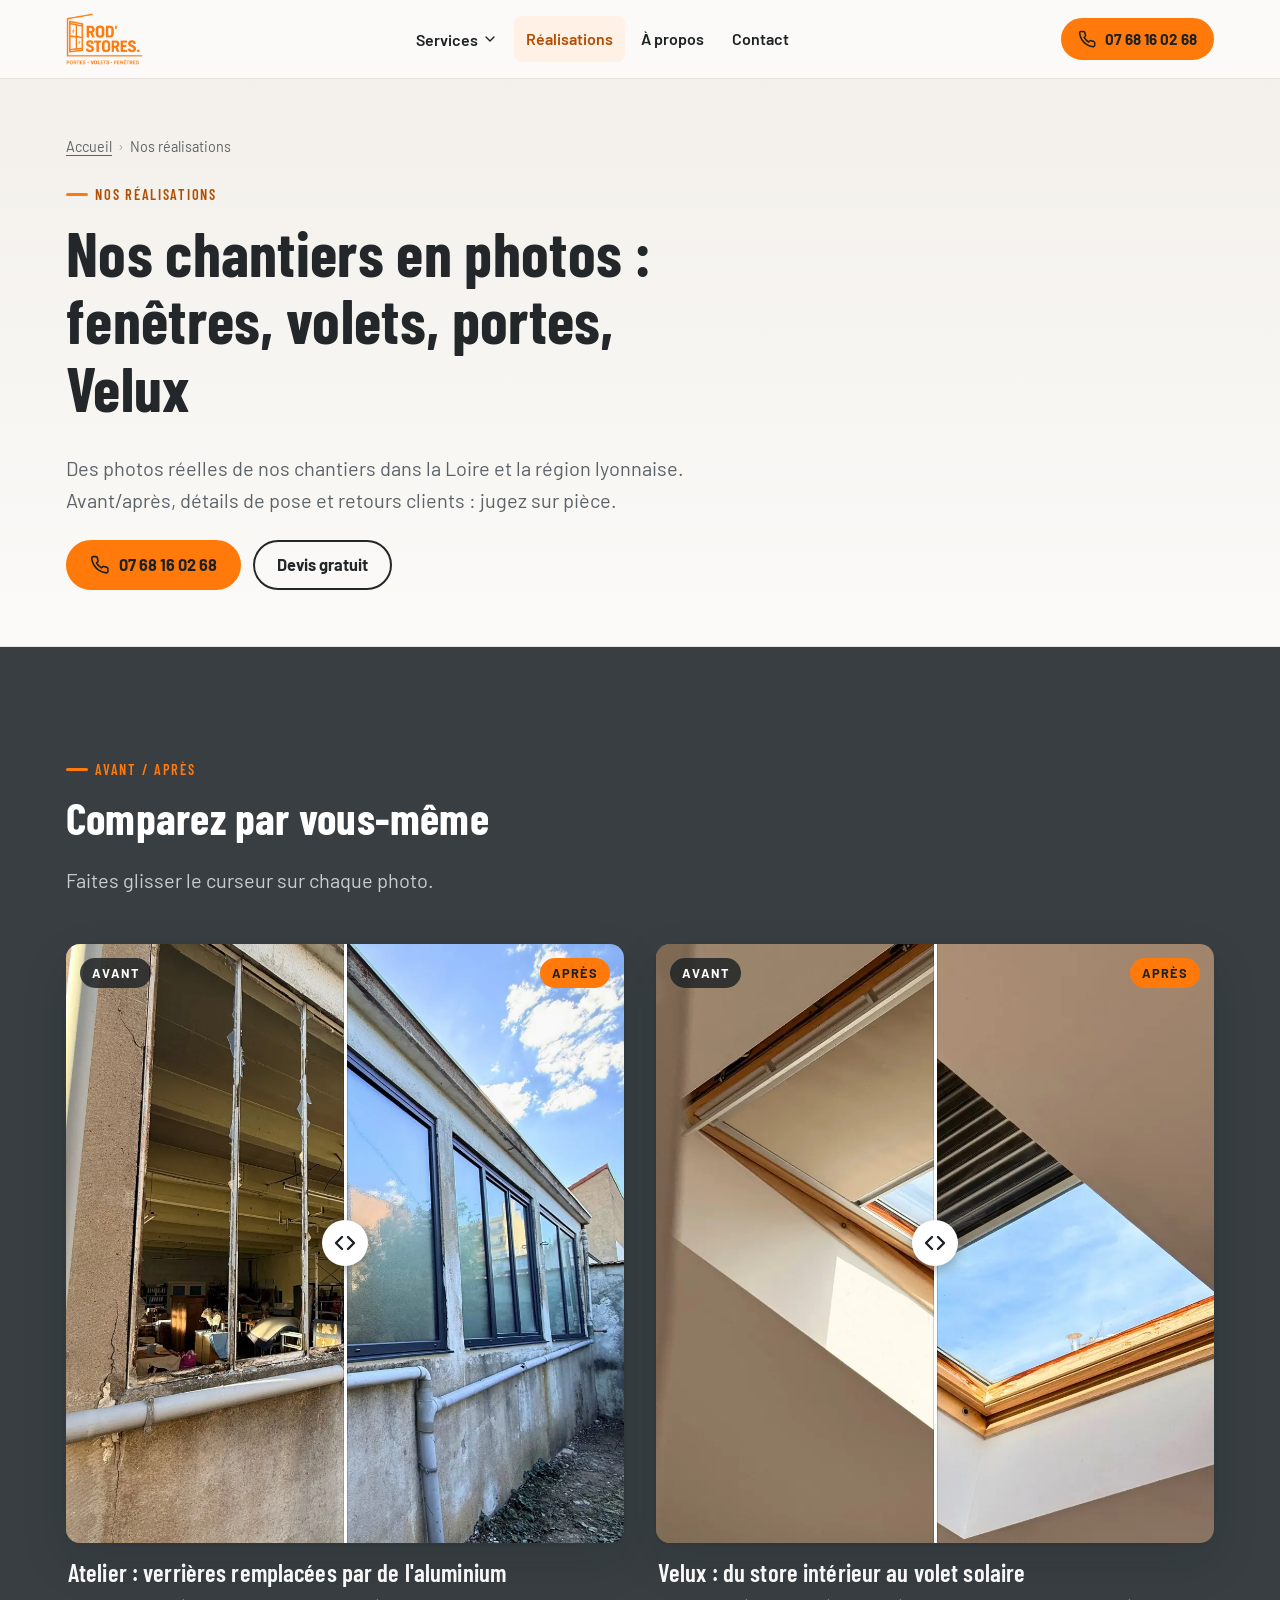
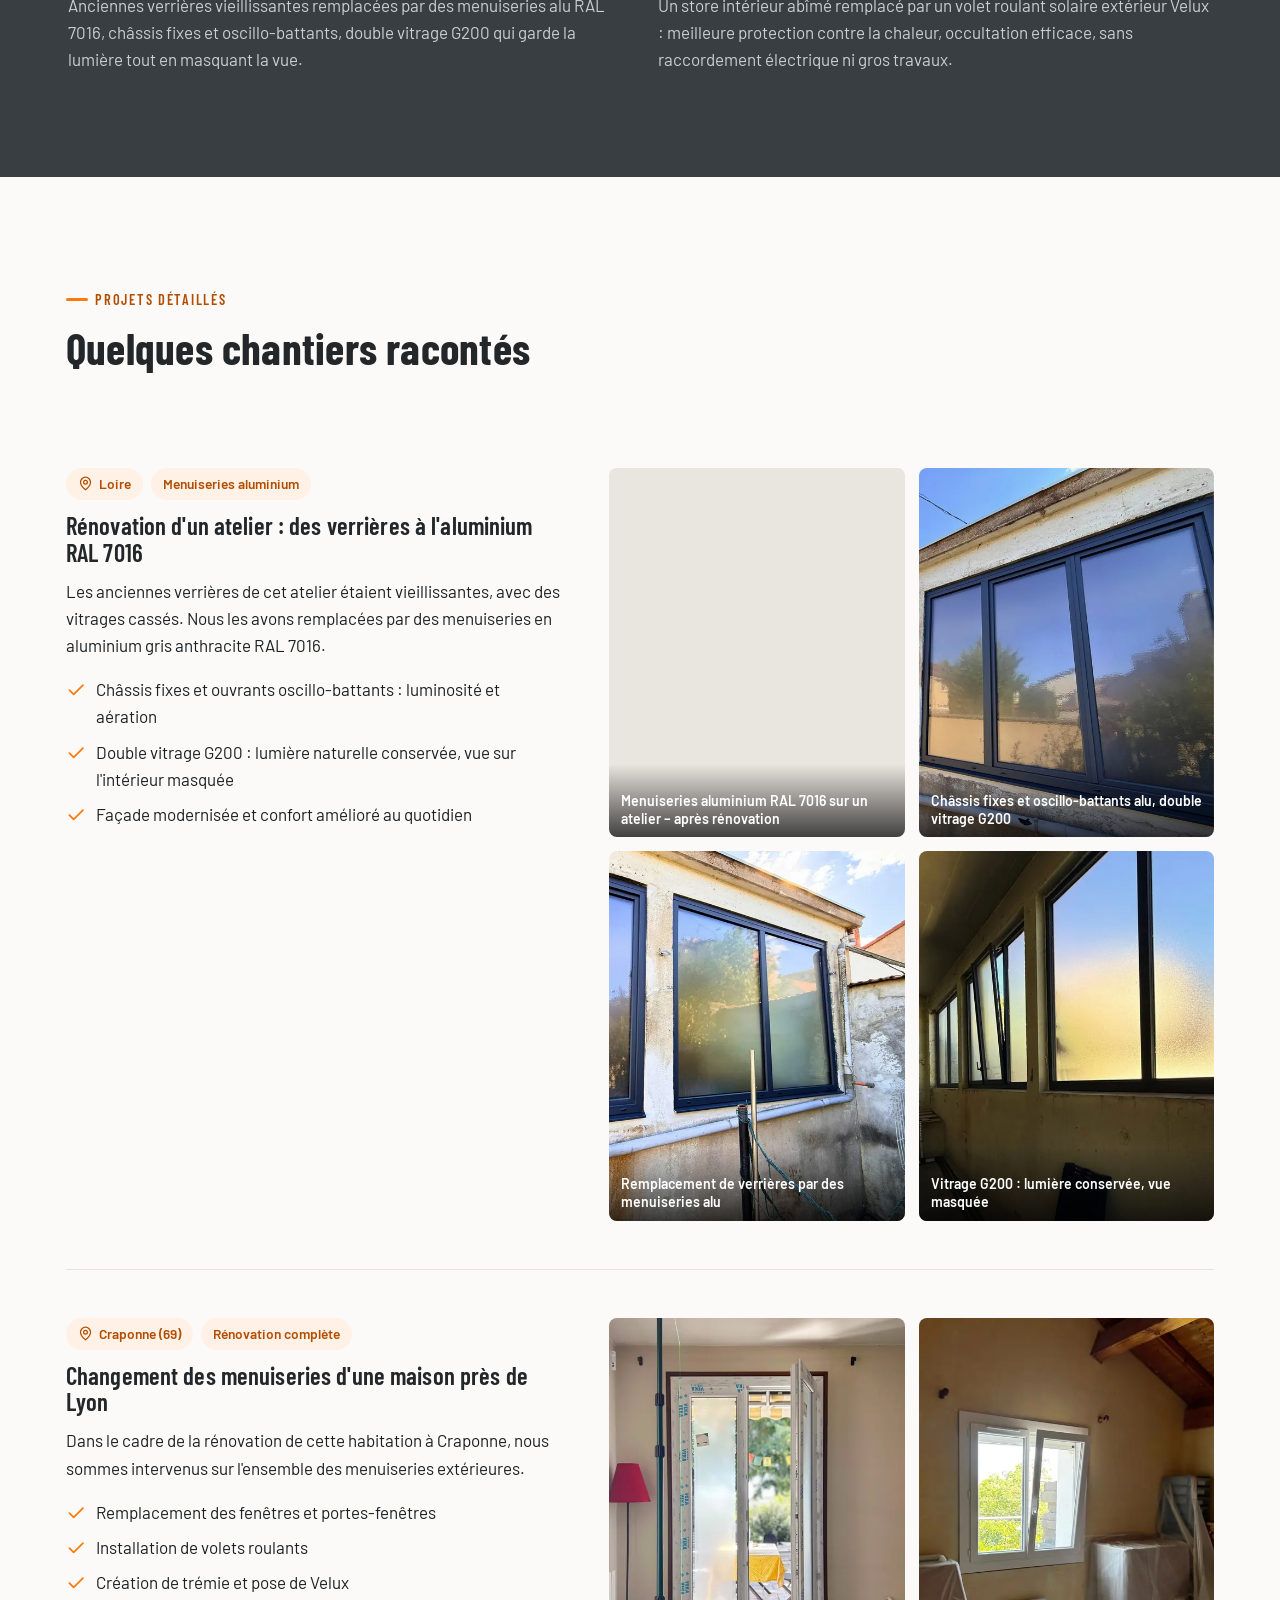
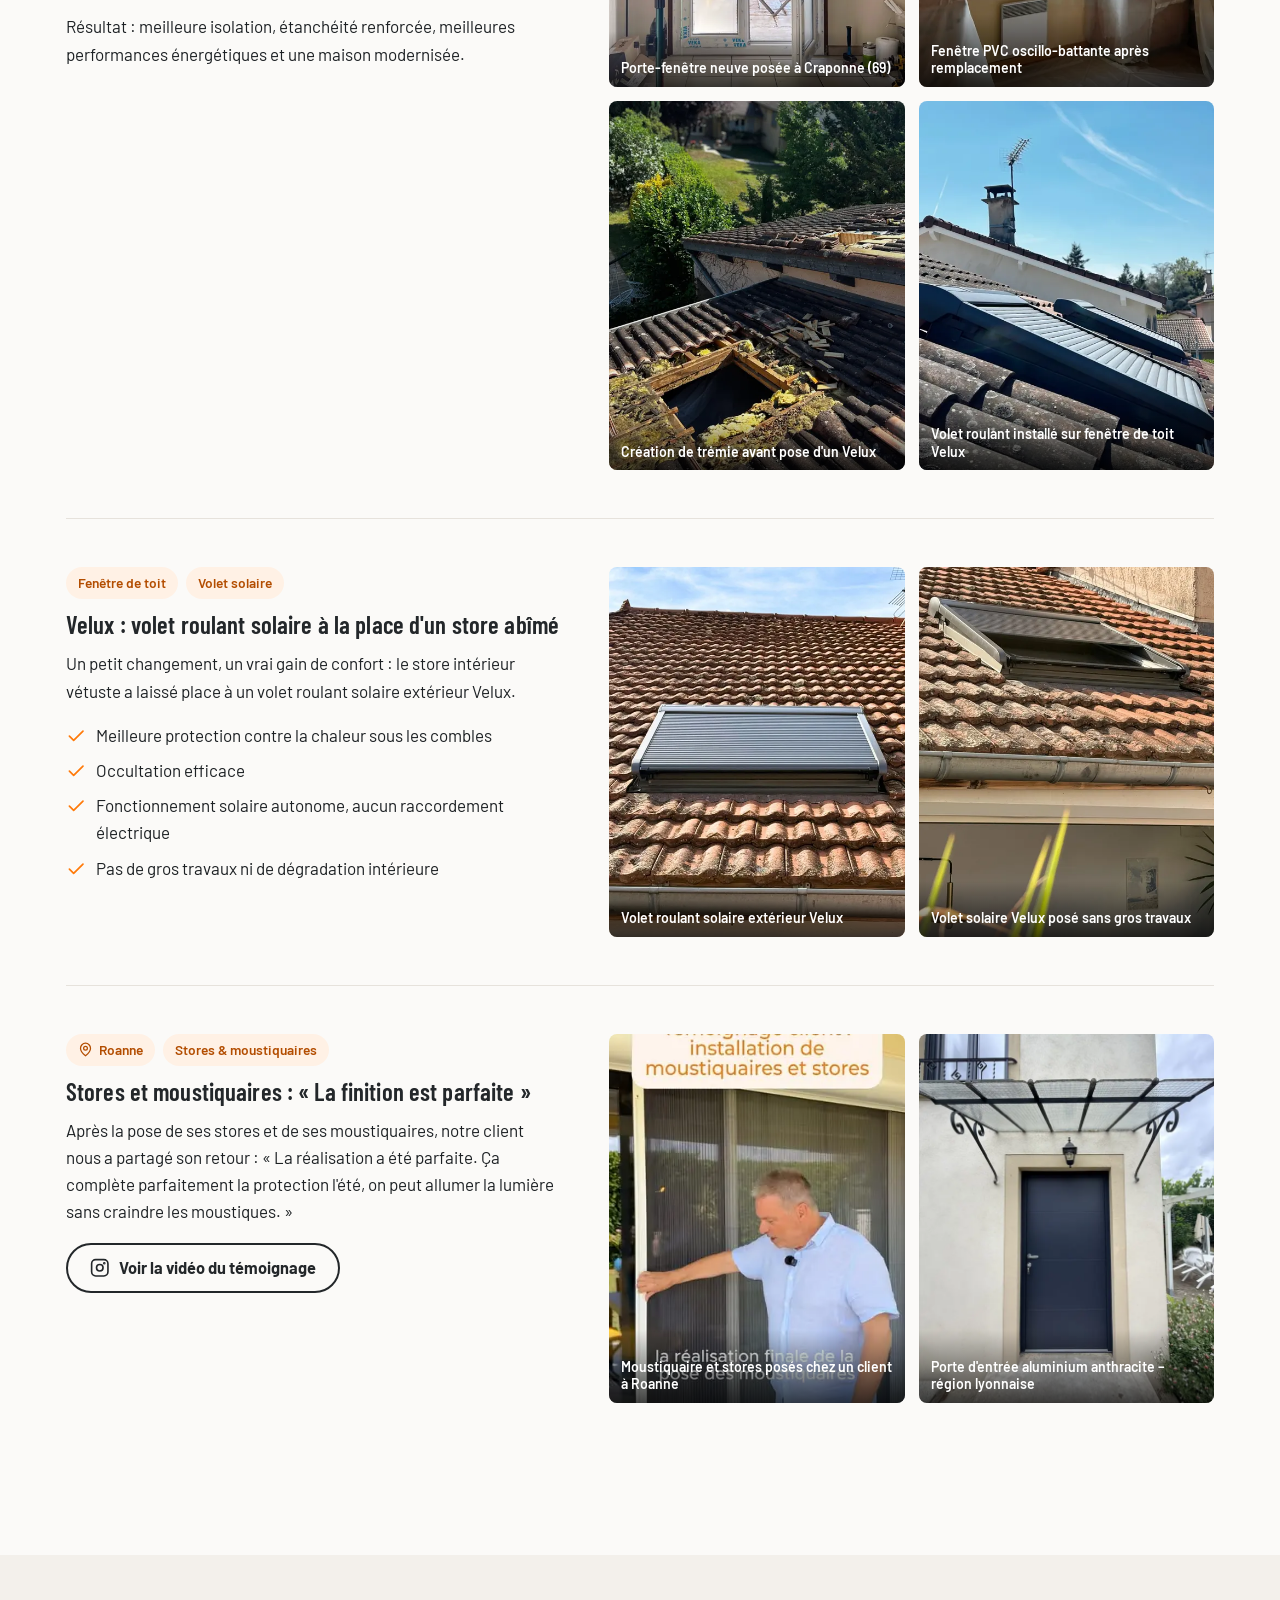
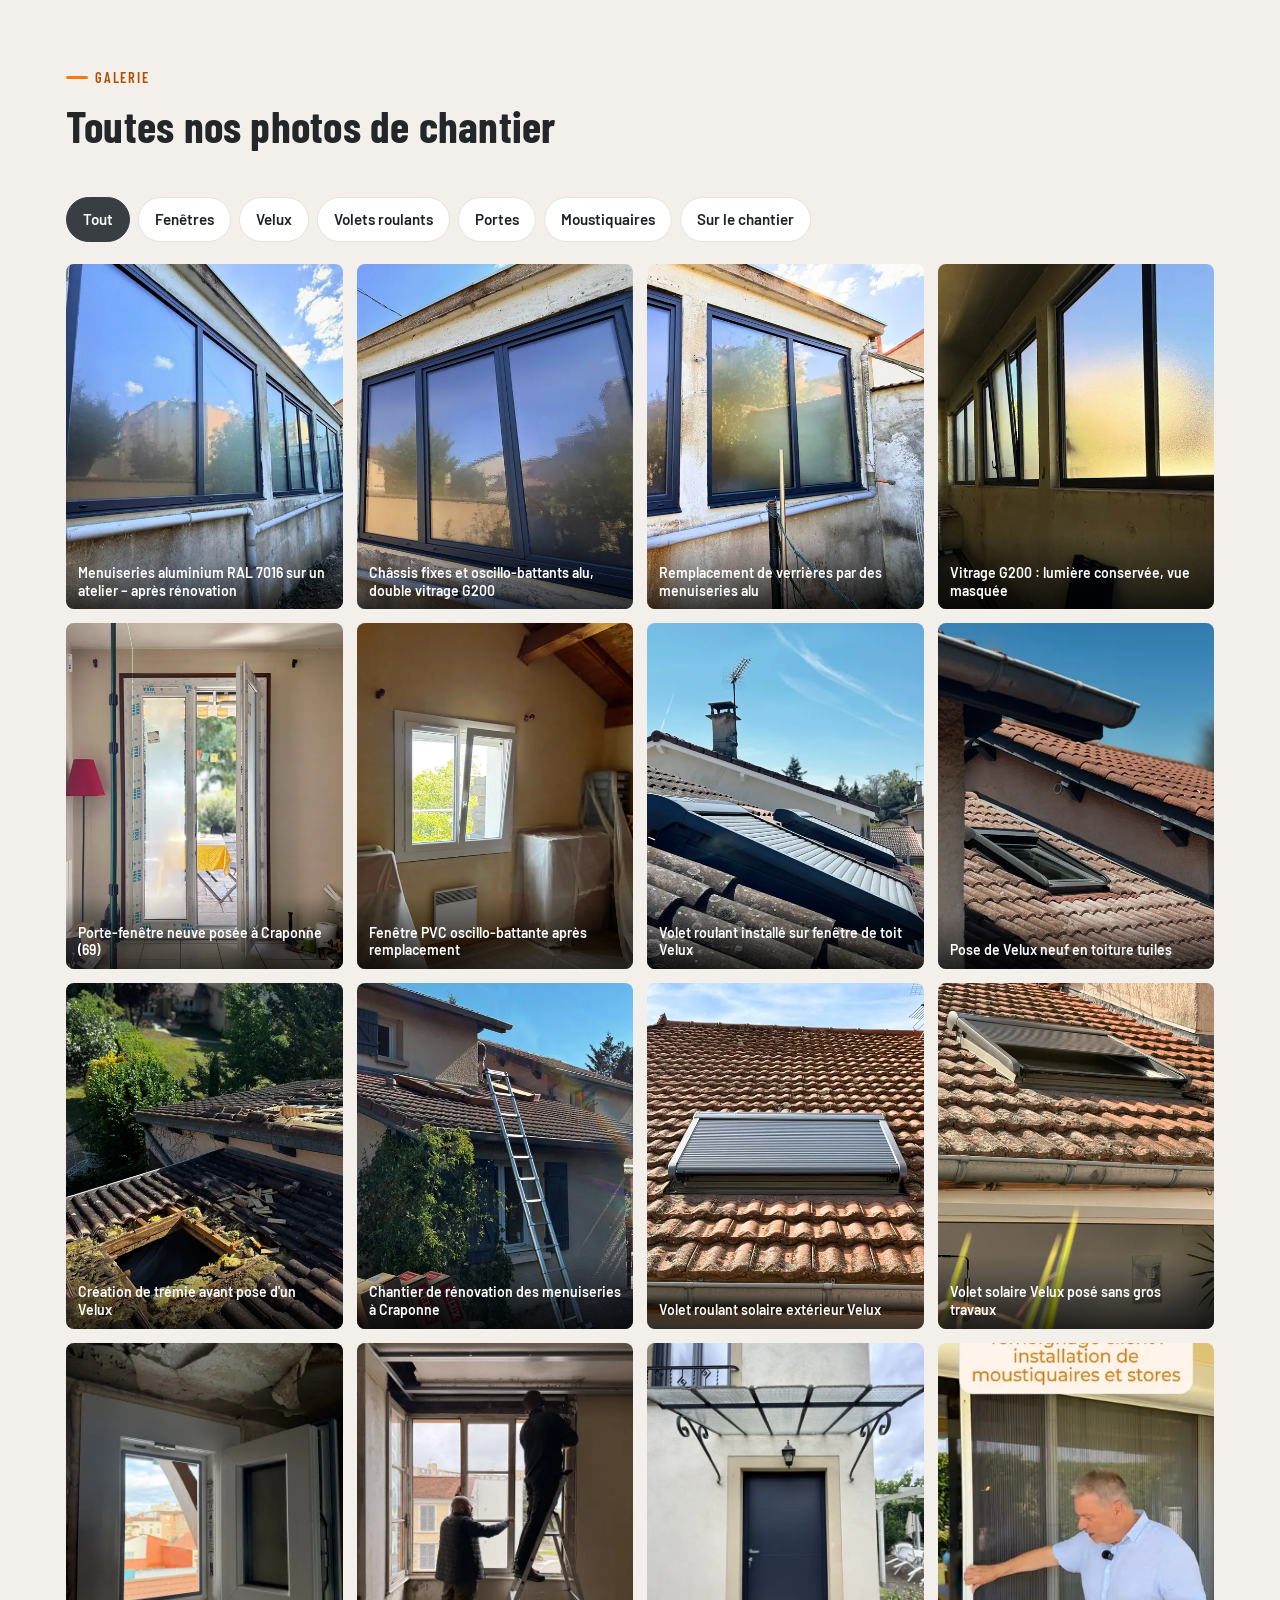
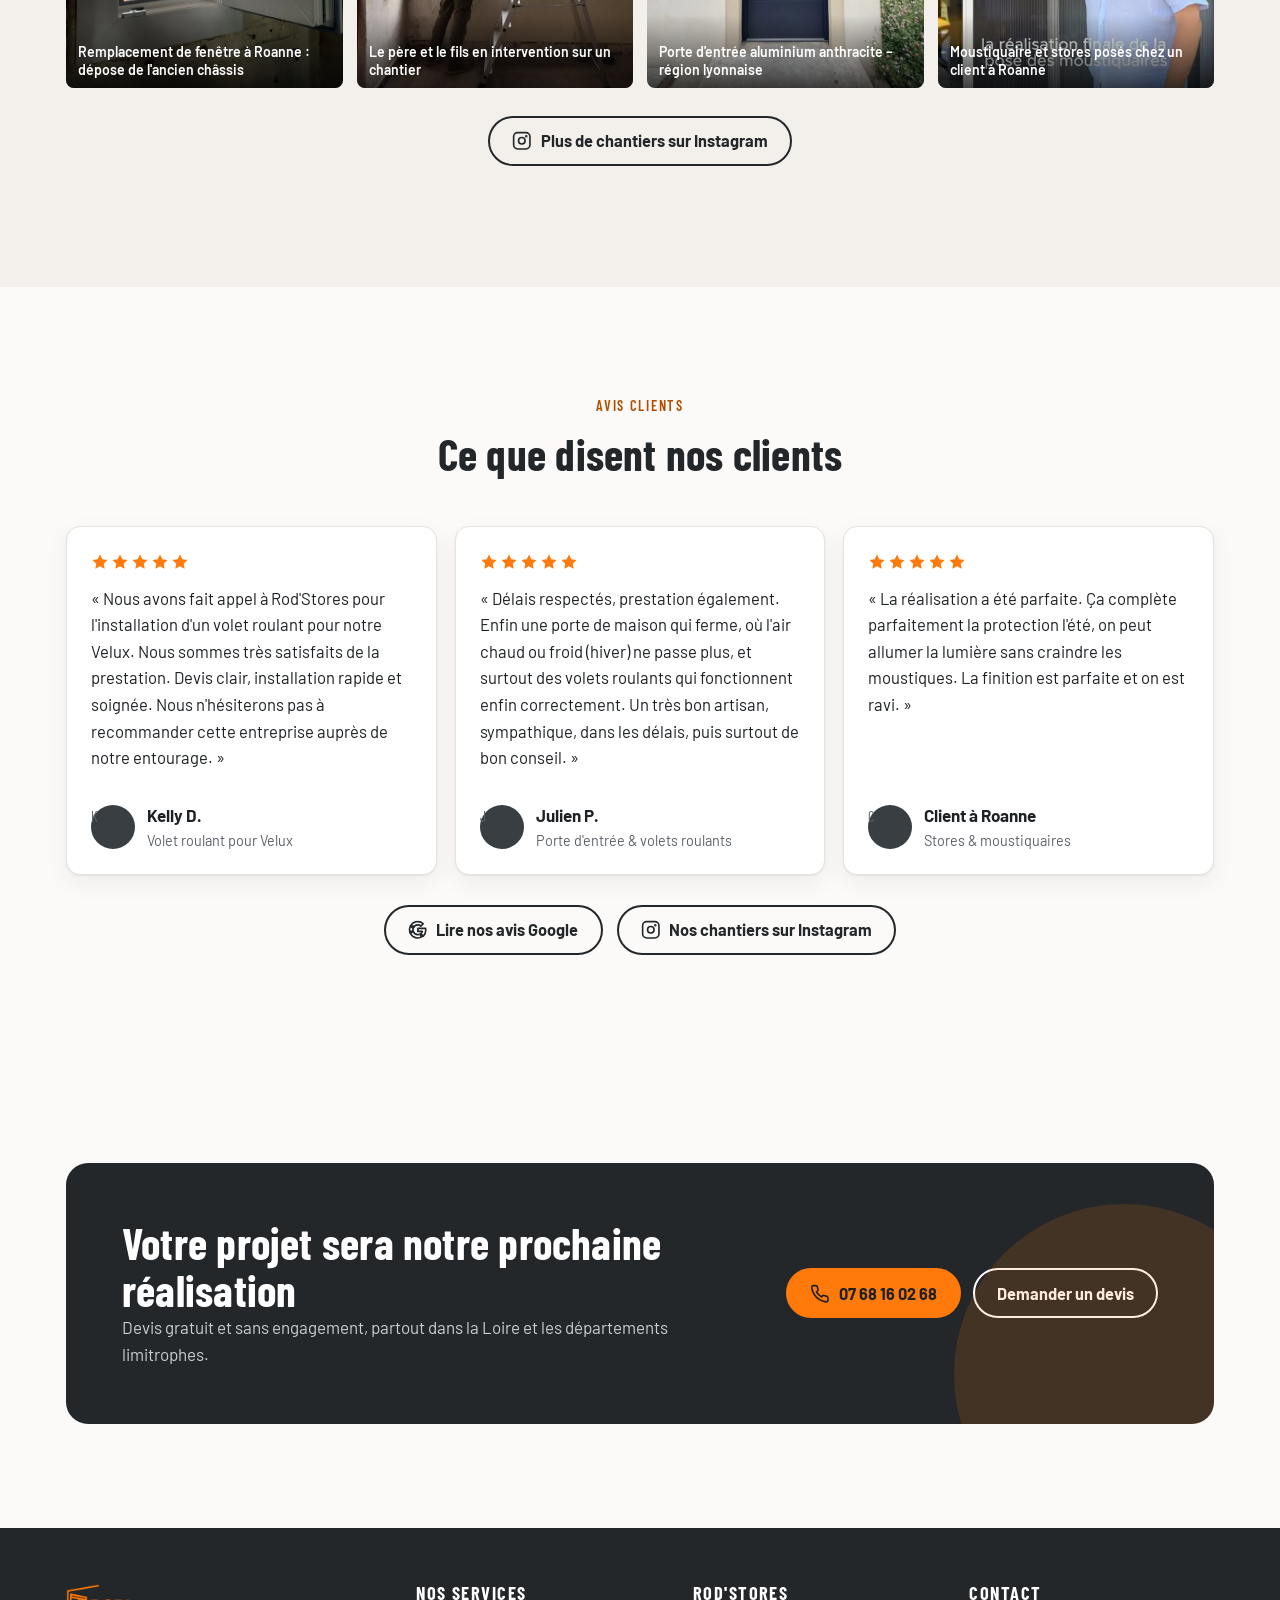
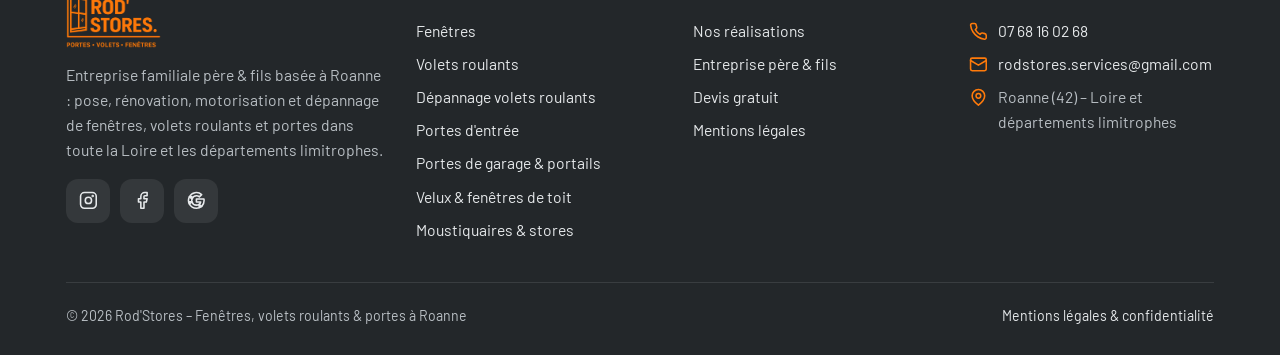
<file: docs/nos-realisations/index.html>
<!doctype html>
<html lang="fr">
<head>
<meta charset="utf-8">
<meta name="viewport" content="width=device-width, initial-scale=1, viewport-fit=cover">
<title>Nos réalisations avant/après | Rod&#x27;Stores Roanne</title>
<meta name="description" content="Photos avant/après de nos chantiers : fenêtres alu et PVC, volets roulants, Velux, portes d&#x27;entrée et moustiquaires posés par Rod&#x27;Stores dans la Loire et près de Lyon.">
<meta name="robots" content="index, follow, max-image-preview:large">
<link rel="canonical" href="https://rodstores.fr/nos-realisations/">
<meta name="theme-color" content="#ff7a0a">
<meta name="geo.region" content="FR-42">
<meta name="geo.placename" content="Roanne">
<meta property="og:type" content="website">
<meta property="og:locale" content="fr_FR">
<meta property="og:site_name" content="Rod'Stores">
<meta property="og:title" content="Nos réalisations avant/après | Rod&#x27;Stores Roanne">
<meta property="og:description" content="Photos avant/après de nos chantiers : fenêtres alu et PVC, volets roulants, Velux, portes d&#x27;entrée et moustiquaires posés par Rod&#x27;Stores dans la Loire et près de Lyon.">
<meta property="og:url" content="https://rodstores.fr/nos-realisations/">
<meta property="og:image" content="https://rodstores.fr/img/og-rodstores.jpg">
<meta name="twitter:card" content="summary_large_image">
<link rel="icon" href="../favicon.svg" type="image/svg+xml">
<link rel="apple-touch-icon" href="../img/apple-touch-icon.png">
<link rel="manifest" href="../site.webmanifest">
<link rel="preconnect" href="https://fonts.googleapis.com">
<link rel="preconnect" href="https://fonts.gstatic.com" crossorigin>
<link rel="stylesheet" href="https://fonts.googleapis.com/css2?family=Barlow+Condensed:wght@600;700&family=Barlow:wght@400;500;600;700&display=swap">
<link rel="stylesheet" href="../css/style.css">
<script type="application/ld+json">{"@context": "https://schema.org", "@type": "HomeAndConstructionBusiness", "@id": "https://rodstores.fr/#entreprise", "name": "Rod'Stores", "alternateName": "Rod'Stores – Menuiseries & dépannage", "description": "Spécialiste fenêtres, volets roulants et portes à Roanne : installation, rénovation, motorisation et dépannage. Entreprise familiale père & fils, devis gratuit, sans sous-traitance.", "url": "https://rodstores.fr/", "logo": "https://rodstores.fr/img/logo.png", "image": "https://rodstores.fr/img/og-rodstores.jpg", "telephone": "+33768160268", "email": "rodstores.services@gmail.com", "address": {"@type": "PostalAddress", "addressLocality": "Roanne", "postalCode": "42300", "addressRegion": "Auvergne-Rhône-Alpes", "addressCountry": "FR"}, "areaServed": [{"@type": "City", "name": "Roanne"}, {"@type": "City", "name": "Riorges"}, {"@type": "City", "name": "Charlieu"}, {"@type": "City", "name": "Feurs"}, {"@type": "City", "name": "Montbrison"}, {"@type": "City", "name": "Balbigny"}, {"@type": "City", "name": "Saint-Just-en-Chevalet"}, {"@type": "City", "name": "Saint-Étienne"}, {"@type": "City", "name": "Lyon"}, {"@type": "City", "name": "Vichy"}, {"@type": "AdministrativeArea", "name": "Loire"}], "sameAs": ["https://www.instagram.com/rod.stores/", "https://www.facebook.com/profile.php?id=61587493753974"], "knowsAbout": ["Fenêtres PVC", "Fenêtres aluminium", "Volets roulants", "Motorisation de volets roulants", "Dépannage de volets roulants", "Portes d'entrée", "Portes de garage", "Portails", "Velux", "Moustiquaires", "Stores"], "hasOfferCatalog": {"@type": "OfferCatalog", "name": "Services Rod'Stores", "itemListElement": [{"@type": "Offer", "itemOffered": {"@type": "Service", "name": "Fenêtres", "url": "https://rodstores.fr/fenetres/"}}, {"@type": "Offer", "itemOffered": {"@type": "Service", "name": "Volets roulants", "url": "https://rodstores.fr/volets-roulants/"}}, {"@type": "Offer", "itemOffered": {"@type": "Service", "name": "Dépannage volets roulants", "url": "https://rodstores.fr/depannage-volets-roulants/"}}, {"@type": "Offer", "itemOffered": {"@type": "Service", "name": "Portes d'entrée", "url": "https://rodstores.fr/porte/"}}, {"@type": "Offer", "itemOffered": {"@type": "Service", "name": "Portes de garage & portails", "url": "https://rodstores.fr/portes-de-garage/"}}, {"@type": "Offer", "itemOffered": {"@type": "Service", "name": "Velux & fenêtres de toit", "url": "https://rodstores.fr/velux-fenetres-de-toit/"}}, {"@type": "Offer", "itemOffered": {"@type": "Service", "name": "Moustiquaires & stores", "url": "https://rodstores.fr/moustiquaires/"}}]}}</script>
<script type="application/ld+json">{"@context": "https://schema.org", "@type": "BreadcrumbList", "itemListElement": [{"@type": "ListItem", "position": 1, "name": "Nos réalisations", "item": "https://rodstores.fr/nos-realisations/"}]}</script>
<script type="application/ld+json">{"@context": "https://schema.org", "@type": "ImageGallery", "name": "Réalisations Rod'Stores", "image": [{"@type": "ImageObject", "contentUrl": "https://rodstores.fr/img/atelier-apres-1080.webp", "caption": "Menuiseries aluminium RAL 7016 sur un atelier – après rénovation"}, {"@type": "ImageObject", "contentUrl": "https://rodstores.fr/img/atelier-facade-1080.webp", "caption": "Châssis fixes et oscillo-battants alu, double vitrage G200"}, {"@type": "ImageObject", "contentUrl": "https://rodstores.fr/img/atelier-cour-1080.webp", "caption": "Remplacement de verrières par des menuiseries alu"}, {"@type": "ImageObject", "contentUrl": "https://rodstores.fr/img/atelier-interieur-1080.webp", "caption": "Vitrage G200 : lumière conservée, vue masquée"}, {"@type": "ImageObject", "contentUrl": "https://rodstores.fr/img/craponne-porte-fenetre-1080.webp", "caption": "Porte-fenêtre neuve posée à Craponne (69)"}, {"@type": "ImageObject", "contentUrl": "https://rodstores.fr/img/craponne-fenetre-1080.webp", "caption": "Fenêtre PVC oscillo-battante après remplacement"}, {"@type": "ImageObject", "contentUrl": "https://rodstores.fr/img/craponne-volet-velux-1080.webp", "caption": "Volet roulant installé sur fenêtre de toit Velux"}, {"@type": "ImageObject", "contentUrl": "https://rodstores.fr/img/craponne-velux-1080.webp", "caption": "Pose de Velux neuf en toiture tuiles"}, {"@type": "ImageObject", "contentUrl": "https://rodstores.fr/img/craponne-tremie-1080.webp", "caption": "Création de trémie avant pose d'un Velux"}, {"@type": "ImageObject", "contentUrl": "https://rodstores.fr/img/craponne-chantier-1080.webp", "caption": "Chantier de rénovation des menuiseries à Craponne"}, {"@type": "ImageObject", "contentUrl": "https://rodstores.fr/img/velux-volet-solaire-1080.webp", "caption": "Volet roulant solaire extérieur Velux"}, {"@type": "ImageObject", "contentUrl": "https://rodstores.fr/img/velux-toiture-1080.webp", "caption": "Volet solaire Velux posé sans gros travaux"}, {"@type": "ImageObject", "contentUrl": "https://rodstores.fr/img/fenetre-roanne-1200.webp", "caption": "Remplacement de fenêtre à Roanne : dépose de l'ancien châssis"}, {"@type": "ImageObject", "contentUrl": "https://rodstores.fr/img/pere-fils-1200.webp", "caption": "Le père et le fils en intervention sur un chantier"}, {"@type": "ImageObject", "contentUrl": "https://rodstores.fr/img/porte-entree-768.webp", "caption": "Porte d'entrée aluminium anthracite – région lyonnaise"}, {"@type": "ImageObject", "contentUrl": "https://rodstores.fr/img/temoignage-moustiquaire-360.webp", "caption": "Moustiquaire et stores posés chez un client à Roanne"}]}</script>
</head>
<body>
<svg width="0" height="0" style="position:absolute" aria-hidden="true"><symbol id="i-phone" viewBox="0 0 24 24"><path d="M22 16.9v3a2 2 0 0 1-2.2 2 19.8 19.8 0 0 1-8.6-3.1 19.5 19.5 0 0 1-6-6A19.8 19.8 0 0 1 2.1 4.2 2 2 0 0 1 4.1 2h3a2 2 0 0 1 2 1.7c.1.9.4 1.8.7 2.7a2 2 0 0 1-.5 2.1L8 9.8a16 16 0 0 0 6 6l1.3-1.3a2 2 0 0 1 2.1-.4c.9.3 1.8.6 2.7.7a2 2 0 0 1 1.7 2z"/></symbol><symbol id="i-mail" viewBox="0 0 24 24"><rect x="2" y="4" width="20" height="16" rx="2"/><path d="m22 7-10 6L2 7"/></symbol><symbol id="i-check" viewBox="0 0 24 24"><path d="M20 6 9 17l-5-5"/></symbol><symbol id="i-check-circle" viewBox="0 0 24 24"><circle cx="12" cy="12" r="10"/><path d="m8 12 3 3 5-6"/></symbol><symbol id="i-shield" viewBox="0 0 24 24"><path d="M12 22s8-4 8-10V5l-8-3-8 3v7c0 6 8 10 8 10z"/><path d="m9 12 2 2 4-4"/></symbol><symbol id="i-users" viewBox="0 0 24 24"><path d="M16 21v-2a4 4 0 0 0-4-4H6a4 4 0 0 0-4 4v2"/><circle cx="9" cy="7" r="4"/><path d="M22 21v-2a4 4 0 0 0-3-3.9M16 3.1a4 4 0 0 1 0 7.8"/></symbol><symbol id="i-wrench" viewBox="0 0 24 24"><path d="M14.7 6.3a1 1 0 0 0 0 1.4l1.6 1.6a1 1 0 0 0 1.4 0l3.8-3.8a6 6 0 0 1-7.9 7.9l-6.9 6.9a2.1 2.1 0 0 1-3-3l6.9-6.9a6 6 0 0 1 7.9-7.9z"/></symbol><symbol id="i-clock" viewBox="0 0 24 24"><circle cx="12" cy="12" r="10"/><path d="M12 6v6l4 2"/></symbol><symbol id="i-pin" viewBox="0 0 24 24"><path d="M20 10c0 6-8 12-8 12S4 16 4 10a8 8 0 0 1 16 0z"/><circle cx="12" cy="10" r="3"/></symbol><symbol id="i-star" viewBox="0 0 24 24"><path d="m12 2 3.1 6.3 6.9 1-5 4.9 1.2 6.8L12 17.8 5.8 21l1.2-6.8-5-4.9 6.9-1z"/></symbol><symbol id="i-arrow" viewBox="0 0 24 24"><path d="M5 12h14M13 5l7 7-7 7"/></symbol><symbol id="i-chevron" viewBox="0 0 24 24"><path d="m6 9 6 6 6-6"/></symbol><symbol id="i-menu" viewBox="0 0 24 24"><path d="M3 6h18M3 12h18M3 18h18"/></symbol><symbol id="i-x" viewBox="0 0 24 24"><path d="M18 6 6 18M6 6l12 12"/></symbol><symbol id="i-left" viewBox="0 0 24 24"><path d="m15 18-6-6 6-6"/></symbol><symbol id="i-right" viewBox="0 0 24 24"><path d="m9 18 6-6-6-6"/></symbol><symbol id="i-file" viewBox="0 0 24 24"><path d="M14 2H6a2 2 0 0 0-2 2v16a2 2 0 0 0 2 2h12a2 2 0 0 0 2-2V8z"/><path d="M14 2v6h6M9 13h6M9 17h6"/></symbol><symbol id="i-home" viewBox="0 0 24 24"><path d="m3 10 9-7 9 7v10a2 2 0 0 1-2 2H5a2 2 0 0 1-2-2z"/><path d="M9 22V12h6v10"/></symbol><symbol id="i-sun" viewBox="0 0 24 24"><circle cx="12" cy="12" r="4"/><path d="M12 2v2M12 20v2M4.9 4.9l1.4 1.4M17.7 17.7l1.4 1.4M2 12h2M20 12h2M4.9 19.1l1.4-1.4M17.7 6.3l1.4-1.4"/></symbol><symbol id="i-thermo" viewBox="0 0 24 24"><path d="M14 14.8V4a2 2 0 0 0-4 0v10.8a4 4 0 1 0 4 0z"/></symbol><symbol id="i-lock" viewBox="0 0 24 24"><rect x="3" y="11" width="18" height="11" rx="2"/><path d="M7 11V7a5 5 0 0 1 10 0v4"/></symbol><symbol id="i-zap" viewBox="0 0 24 24"><path d="M13 2 3 14h9l-1 8 10-12h-9z"/></symbol><symbol id="i-volume" viewBox="0 0 24 24"><path d="M11 5 6 9H2v6h4l5 4z"/><path d="M15.5 8.5a5 5 0 0 1 0 7M19 5a10 10 0 0 1 0 14"/></symbol><symbol id="i-ruler" viewBox="0 0 24 24"><path d="M21.3 15.3 8.7 2.7a1 1 0 0 0-1.4 0L2.7 7.3a1 1 0 0 0 0 1.4l12.6 12.6a1 1 0 0 0 1.4 0l4.6-4.6a1 1 0 0 0 0-1.4zM7.5 10.5l2-2M10.5 13.5l2-2M13.5 16.5l2-2"/></symbol><symbol id="i-instagram" viewBox="0 0 24 24"><rect x="2" y="2" width="20" height="20" rx="5"/><circle cx="12" cy="12" r="4"/><circle cx="17.5" cy="6.5" r=".6" fill="currentColor"/></symbol><symbol id="i-facebook" viewBox="0 0 24 24"><path d="M18 2h-3a5 5 0 0 0-5 5v3H7v4h3v8h4v-8h3l1-4h-4V7a1 1 0 0 1 1-1h3z"/></symbol><symbol id="i-google" viewBox="0 0 24 24"><path d="M21.8 12.2c0-.7-.1-1.4-.2-2H12v3.8h5.5a4.7 4.7 0 0 1-2 3.1v2.6h3.3c1.9-1.8 3-4.4 3-7.5z"/><path d="M12 22c2.7 0 5-.9 6.7-2.4l-3.3-2.6c-.9.6-2 1-3.4 1-2.6 0-4.8-1.8-5.6-4.1H3v2.6A10 10 0 0 0 12 22z"/><path d="M6.4 13.9a6 6 0 0 1 0-3.8V7.5H3a10 10 0 0 0 0 9z"/><path d="M12 6c1.5 0 2.8.5 3.8 1.5l2.9-2.9A10 10 0 0 0 3 7.5l3.4 2.6C7.2 7.8 9.4 6 12 6z"/></symbol><symbol id="i-message" viewBox="0 0 24 24"><path d="M21 15a2 2 0 0 1-2 2H7l-4 4V5a2 2 0 0 1 2-2h14a2 2 0 0 1 2 2z"/></symbol></svg>
<a class="skip" href="#contenu">Aller au contenu</a>
<header class="site-header">
  <div class="wrap header-in">
    <a class="brand" href="../" aria-label="Rod'Stores – accueil">
      <img src="../img/logo.webp" width="480" height="323" alt="Rod'Stores – portes, volets, fenêtres">
    </a>
    <nav class="nav" aria-label="Navigation principale"><ul><li class="has-sub"><button type="button" aria-haspopup="true">Services <svg class="icon" aria-hidden="true" viewBox="0 0 24 24"><use href="#i-chevron"/></svg></button><ul class="submenu"><li><a href="../fenetres/">Fenêtres</a></li><li><a href="../volets-roulants/">Volets roulants</a></li><li><a href="../depannage-volets-roulants/">Dépannage volets roulants</a></li><li><a href="../porte/">Portes d&#x27;entrée</a></li><li><a href="../portes-de-garage/">Portes de garage &amp; portails</a></li><li><a href="../velux-fenetres-de-toit/">Velux &amp; fenêtres de toit</a></li><li><a href="../moustiquaires/">Moustiquaires &amp; stores</a></li></ul></li><li><a href="../nos-realisations/" aria-current="page">Réalisations</a></li><li><a href="../a-propos/">À propos</a></li><li><a href="../contact/">Contact</a></li></ul></nav>
    <a class="btn btn--sm header-cta" href="tel:+33768160268"><svg class="icon" aria-hidden="true" viewBox="0 0 24 24"><use href="#i-phone"/></svg> 07 68 16 02 68</a>
    <button class="burger" type="button" aria-label="Menu" aria-expanded="false" aria-controls="menu-mobile">
      <svg class="icon i-menu" aria-hidden="true" viewBox="0 0 24 24"><use href="#i-menu"/></svg><svg class="icon i-close" aria-hidden="true" viewBox="0 0 24 24"><use href="#i-x"/></svg>
    </button>
  </div>
</header>
<div class="mobile-menu" id="menu-mobile">
  <ul><li><a href="../#services">Services</a></li><li class="sub"><a href="../fenetres/">Fenêtres</a></li><li class="sub"><a href="../volets-roulants/">Volets roulants</a></li><li class="sub"><a href="../depannage-volets-roulants/">Dépannage volets roulants</a></li><li class="sub"><a href="../porte/">Portes d&#x27;entrée</a></li><li class="sub"><a href="../portes-de-garage/">Portes de garage &amp; portails</a></li><li class="sub"><a href="../velux-fenetres-de-toit/">Velux &amp; fenêtres de toit</a></li><li class="sub"><a href="../moustiquaires/">Moustiquaires &amp; stores</a></li><li><a href="../nos-realisations/">Réalisations <svg class="icon" aria-hidden="true" viewBox="0 0 24 24"><use href="#i-right"/></svg></a></li><li><a href="../a-propos/">À propos <svg class="icon" aria-hidden="true" viewBox="0 0 24 24"><use href="#i-right"/></svg></a></li><li><a href="../contact/">Contact <svg class="icon" aria-hidden="true" viewBox="0 0 24 24"><use href="#i-right"/></svg></a></li></ul>
  <a class="btn" href="tel:+33768160268"><svg class="icon" aria-hidden="true" viewBox="0 0 24 24"><use href="#i-phone"/></svg> Appeler le 07 68 16 02 68</a>
</div>
<main id="contenu">
<section class="page-hero">
  <div class="wrap">
    <nav class="crumbs" aria-label="Fil d'Ariane"><ol><li><a href="../">Accueil</a></li><li><span aria-current="page">Nos réalisations</span></li></ol></nav>
    <div class="page-hero-grid">
      <div>
        <p class="eyebrow">Nos réalisations</p>
        <h1>Nos chantiers en photos : fenêtres, volets, portes, Velux</h1>
        <p class="lead">Des photos réelles de nos chantiers dans la Loire et la région lyonnaise. Avant/après, détails de pose et retours clients : jugez sur pièce.</p>
        <div class="btn-row">
          <a class="btn" href="tel:+33768160268"><svg class="icon" aria-hidden="true" viewBox="0 0 24 24"><use href="#i-phone"/></svg> 07 68 16 02 68</a>
          <a class="btn btn--ghost" href="../contact/">Devis gratuit</a>
        </div>
        
      </div>
      
    </div>
  </div>
</section>
<section class="section section--dark">
  <div class="wrap">
    <div class="section-head"><p class="eyebrow">Avant / après</p><h2>Comparez par vous-même</h2>
    <p class="lead">Faites glisser le curseur sur chaque photo.</p></div>
    <div class="ba-grid"><figure class="ba reveal">
  <div class="ba-frame">
    <img src="../img/atelier-apres-540.webp" srcset="../img/atelier-apres-540.webp 540w, ../img/atelier-apres-1080.webp 1080w" sizes="(min-width: 900px) 560px, 100vw" width="1080" height="1161" alt="Après : nouvelles menuiseries aluminium gris anthracite RAL 7016" loading="lazy" decoding="async">
    <img src="../img/atelier-avant-540.webp" srcset="../img/atelier-avant-540.webp 540w, ../img/atelier-avant-1080.webp 1080w" sizes="(min-width: 900px) 560px, 100vw" width="1080" height="1161" alt="Avant : anciennes verrières vétustes de l&#x27;atelier, vitres cassées" loading="lazy" decoding="async" class="ba-before">
    <span class="ba-label ba-label--before">Avant</span><span class="ba-label ba-label--after">Après</span>
    <input class="ba-range" type="range" min="0" max="100" value="50" aria-label="Comparer avant et après : Atelier : verrières remplacées par de l&#x27;aluminium">
    <span class="ba-handle"></span>
  </div>
  <figcaption><h3>Atelier : verrières remplacées par de l'aluminium</h3><p>Anciennes verrières vieillissantes remplacées par des menuiseries alu RAL 7016, châssis fixes et oscillo-battants, double vitrage G200 qui garde la lumière tout en masquant la vue.</p></figcaption>
</figure><figure class="ba reveal">
  <div class="ba-frame">
    <img src="../img/velux-apres-540.webp" srcset="../img/velux-apres-540.webp 540w, ../img/velux-apres-1080.webp 1080w" sizes="(min-width: 900px) 560px, 100vw" width="1080" height="1161" alt="Après : volet roulant solaire Velux installé, vue depuis l&#x27;intérieur" loading="lazy" decoding="async">
    <img src="../img/velux-avant-540.webp" srcset="../img/velux-avant-540.webp 540w, ../img/velux-avant-1080.webp 1080w" sizes="(min-width: 900px) 560px, 100vw" width="1080" height="1161" alt="Avant : fenêtre de toit Velux avec store intérieur abîmé" loading="lazy" decoding="async" class="ba-before">
    <span class="ba-label ba-label--before">Avant</span><span class="ba-label ba-label--after">Après</span>
    <input class="ba-range" type="range" min="0" max="100" value="50" aria-label="Comparer avant et après : Velux : du store intérieur au volet solaire">
    <span class="ba-handle"></span>
  </div>
  <figcaption><h3>Velux : du store intérieur au volet solaire</h3><p>Un store intérieur abîmé remplacé par un volet roulant solaire extérieur Velux : meilleure protection contre la chaleur, occultation efficace, sans raccordement électrique ni gros travaux.</p></figcaption>
</figure></div>
  </div>
</section>
<section class="section">
  <div class="wrap">
    <div class="section-head"><p class="eyebrow">Projets détaillés</p><h2>Quelques chantiers racontés</h2></div>
    
<article class="project">
  <div class="project-text">
    <div class="project-meta"><span class="chip"><svg class="icon" aria-hidden="true" viewBox="0 0 24 24"><use href="#i-pin"/></svg> Loire</span><span class="chip">Menuiseries aluminium</span></div>
    <h3>Rénovation d'un atelier : des verrières à l'aluminium RAL 7016</h3>
    <p>Les anciennes verrières de cet atelier étaient vieillissantes, avec des vitrages cassés. Nous les avons remplacées par des menuiseries en aluminium gris anthracite RAL 7016.</p>
    <ul class="checklist">
      <li><svg class="icon" aria-hidden="true" viewBox="0 0 24 24"><use href="#i-check"/></svg> Châssis fixes et ouvrants oscillo-battants : luminosité et aération</li>
      <li><svg class="icon" aria-hidden="true" viewBox="0 0 24 24"><use href="#i-check"/></svg> Double vitrage G200 : lumière naturelle conservée, vue sur l'intérieur masquée</li>
      <li><svg class="icon" aria-hidden="true" viewBox="0 0 24 24"><use href="#i-check"/></svg> Façade modernisée et confort amélioré au quotidien</li>
    </ul>
  </div>
  <div class="gallery" style="grid-template-columns:1fr 1fr"><figure class="g-item reveal" data-cat="">
  <button type="button" data-full="../img/atelier-apres-1080.webp" data-caption="Menuiseries aluminium RAL 7016 sur un atelier – après rénovation" aria-label="Agrandir : Menuiseries aluminium RAL 7016 sur un atelier – après rénovation">
    <img src="../img/atelier-apres-540.webp" srcset="../img/atelier-apres-540.webp 540w, ../img/atelier-apres-1080.webp 1080w" sizes="(min-width: 900px) 320px, 50vw" width="1080" height="1161" alt="Menuiseries aluminium RAL 7016 sur un atelier – après rénovation" loading="lazy" decoding="async">
  </button>
  <figcaption>Menuiseries aluminium RAL 7016 sur un atelier – après rénovation</figcaption>
</figure><figure class="g-item reveal" data-cat="">
  <button type="button" data-full="../img/atelier-facade-1080.webp" data-caption="Châssis fixes et oscillo-battants alu, double vitrage G200" aria-label="Agrandir : Châssis fixes et oscillo-battants alu, double vitrage G200">
    <img src="../img/atelier-facade-540.webp" srcset="../img/atelier-facade-540.webp 540w, ../img/atelier-facade-1080.webp 1080w" sizes="(min-width: 900px) 320px, 50vw" width="1080" height="1350" alt="Châssis fixes et oscillo-battants alu, double vitrage G200" loading="lazy" decoding="async">
  </button>
  <figcaption>Châssis fixes et oscillo-battants alu, double vitrage G200</figcaption>
</figure><figure class="g-item reveal" data-cat="">
  <button type="button" data-full="../img/atelier-cour-1080.webp" data-caption="Remplacement de verrières par des menuiseries alu" aria-label="Agrandir : Remplacement de verrières par des menuiseries alu">
    <img src="../img/atelier-cour-540.webp" srcset="../img/atelier-cour-540.webp 540w, ../img/atelier-cour-1080.webp 1080w" sizes="(min-width: 900px) 320px, 50vw" width="1080" height="1350" alt="Remplacement de verrières par des menuiseries alu" loading="lazy" decoding="async">
  </button>
  <figcaption>Remplacement de verrières par des menuiseries alu</figcaption>
</figure><figure class="g-item reveal" data-cat="">
  <button type="button" data-full="../img/atelier-interieur-1080.webp" data-caption="Vitrage G200 : lumière conservée, vue masquée" aria-label="Agrandir : Vitrage G200 : lumière conservée, vue masquée">
    <img src="../img/atelier-interieur-540.webp" srcset="../img/atelier-interieur-540.webp 540w, ../img/atelier-interieur-1080.webp 1080w" sizes="(min-width: 900px) 320px, 50vw" width="1080" height="1350" alt="Vitrage G200 : lumière conservée, vue masquée" loading="lazy" decoding="async">
  </button>
  <figcaption>Vitrage G200 : lumière conservée, vue masquée</figcaption>
</figure></div>
</article>
<article class="project">
  <div class="project-text">
    <div class="project-meta"><span class="chip"><svg class="icon" aria-hidden="true" viewBox="0 0 24 24"><use href="#i-pin"/></svg> Craponne (69)</span><span class="chip">Rénovation complète</span></div>
    <h3>Changement des menuiseries d'une maison près de Lyon</h3>
    <p>Dans le cadre de la rénovation de cette habitation à Craponne, nous sommes intervenus sur l'ensemble des menuiseries extérieures.</p>
    <ul class="checklist">
      <li><svg class="icon" aria-hidden="true" viewBox="0 0 24 24"><use href="#i-check"/></svg> Remplacement des fenêtres et portes-fenêtres</li>
      <li><svg class="icon" aria-hidden="true" viewBox="0 0 24 24"><use href="#i-check"/></svg> Installation de volets roulants</li>
      <li><svg class="icon" aria-hidden="true" viewBox="0 0 24 24"><use href="#i-check"/></svg> Création de trémie et pose de Velux</li>
    </ul>
    <p>Résultat : meilleure isolation, étanchéité renforcée, meilleures performances énergétiques et une maison modernisée.</p>
  </div>
  <div class="gallery" style="grid-template-columns:1fr 1fr"><figure class="g-item reveal" data-cat="">
  <button type="button" data-full="../img/craponne-porte-fenetre-1080.webp" data-caption="Porte-fenêtre neuve posée à Craponne (69)" aria-label="Agrandir : Porte-fenêtre neuve posée à Craponne (69)">
    <img src="../img/craponne-porte-fenetre-540.webp" srcset="../img/craponne-porte-fenetre-540.webp 540w, ../img/craponne-porte-fenetre-1080.webp 1080w" sizes="(min-width: 900px) 320px, 50vw" width="1080" height="1350" alt="Porte-fenêtre neuve posée à Craponne (69)" loading="lazy" decoding="async">
  </button>
  <figcaption>Porte-fenêtre neuve posée à Craponne (69)</figcaption>
</figure><figure class="g-item reveal" data-cat="">
  <button type="button" data-full="../img/craponne-fenetre-1080.webp" data-caption="Fenêtre PVC oscillo-battante après remplacement" aria-label="Agrandir : Fenêtre PVC oscillo-battante après remplacement">
    <img src="../img/craponne-fenetre-540.webp" srcset="../img/craponne-fenetre-540.webp 540w, ../img/craponne-fenetre-1080.webp 1080w" sizes="(min-width: 900px) 320px, 50vw" width="1080" height="1350" alt="Fenêtre PVC oscillo-battante après remplacement" loading="lazy" decoding="async">
  </button>
  <figcaption>Fenêtre PVC oscillo-battante après remplacement</figcaption>
</figure><figure class="g-item reveal" data-cat="">
  <button type="button" data-full="../img/craponne-tremie-1080.webp" data-caption="Création de trémie avant pose d&#x27;un Velux" aria-label="Agrandir : Création de trémie avant pose d&#x27;un Velux">
    <img src="../img/craponne-tremie-540.webp" srcset="../img/craponne-tremie-540.webp 540w, ../img/craponne-tremie-1080.webp 1080w" sizes="(min-width: 900px) 320px, 50vw" width="1080" height="1350" alt="Création de trémie avant pose d&#x27;un Velux" loading="lazy" decoding="async">
  </button>
  <figcaption>Création de trémie avant pose d&#x27;un Velux</figcaption>
</figure><figure class="g-item reveal" data-cat="">
  <button type="button" data-full="../img/craponne-volet-velux-1080.webp" data-caption="Volet roulant installé sur fenêtre de toit Velux" aria-label="Agrandir : Volet roulant installé sur fenêtre de toit Velux">
    <img src="../img/craponne-volet-velux-540.webp" srcset="../img/craponne-volet-velux-540.webp 540w, ../img/craponne-volet-velux-1080.webp 1080w" sizes="(min-width: 900px) 320px, 50vw" width="1080" height="1350" alt="Volet roulant installé sur fenêtre de toit Velux" loading="lazy" decoding="async">
  </button>
  <figcaption>Volet roulant installé sur fenêtre de toit Velux</figcaption>
</figure></div>
</article>
<article class="project">
  <div class="project-text">
    <div class="project-meta"><span class="chip">Fenêtre de toit</span><span class="chip">Volet solaire</span></div>
    <h3>Velux : volet roulant solaire à la place d'un store abîmé</h3>
    <p>Un petit changement, un vrai gain de confort : le store intérieur vétuste a laissé place à un volet roulant solaire extérieur Velux.</p>
    <ul class="checklist">
      <li><svg class="icon" aria-hidden="true" viewBox="0 0 24 24"><use href="#i-check"/></svg> Meilleure protection contre la chaleur sous les combles</li>
      <li><svg class="icon" aria-hidden="true" viewBox="0 0 24 24"><use href="#i-check"/></svg> Occultation efficace</li>
      <li><svg class="icon" aria-hidden="true" viewBox="0 0 24 24"><use href="#i-check"/></svg> Fonctionnement solaire autonome, aucun raccordement électrique</li>
      <li><svg class="icon" aria-hidden="true" viewBox="0 0 24 24"><use href="#i-check"/></svg> Pas de gros travaux ni de dégradation intérieure</li>
    </ul>
  </div>
  <div class="gallery" style="grid-template-columns:1fr 1fr"><figure class="g-item reveal" data-cat="">
  <button type="button" data-full="../img/velux-volet-solaire-1080.webp" data-caption="Volet roulant solaire extérieur Velux" aria-label="Agrandir : Volet roulant solaire extérieur Velux">
    <img src="../img/velux-volet-solaire-540.webp" srcset="../img/velux-volet-solaire-540.webp 540w, ../img/velux-volet-solaire-1080.webp 1080w" sizes="(min-width: 900px) 320px, 50vw" width="1080" height="1350" alt="Volet roulant solaire extérieur Velux" loading="lazy" decoding="async">
  </button>
  <figcaption>Volet roulant solaire extérieur Velux</figcaption>
</figure><figure class="g-item reveal" data-cat="">
  <button type="button" data-full="../img/velux-toiture-1080.webp" data-caption="Volet solaire Velux posé sans gros travaux" aria-label="Agrandir : Volet solaire Velux posé sans gros travaux">
    <img src="../img/velux-toiture-540.webp" srcset="../img/velux-toiture-540.webp 540w, ../img/velux-toiture-1080.webp 1080w" sizes="(min-width: 900px) 320px, 50vw" width="1080" height="1350" alt="Volet solaire Velux posé sans gros travaux" loading="lazy" decoding="async">
  </button>
  <figcaption>Volet solaire Velux posé sans gros travaux</figcaption>
</figure></div>
</article>
<article class="project">
  <div class="project-text">
    <div class="project-meta"><span class="chip"><svg class="icon" aria-hidden="true" viewBox="0 0 24 24"><use href="#i-pin"/></svg> Roanne</span><span class="chip">Stores &amp; moustiquaires</span></div>
    <h3>Stores et moustiquaires : « La finition est parfaite »</h3>
    <p>Après la pose de ses stores et de ses moustiquaires, notre client nous a partagé son retour : « La réalisation a été parfaite. Ça complète parfaitement la protection l'été, on peut allumer la lumière sans craindre les moustiques. »</p>
    <a class="btn btn--ghost" href="https://www.instagram.com/rod.stores/reel/DeFOrZwEV2x/" target="_blank" rel="noopener"><svg class="icon" aria-hidden="true" viewBox="0 0 24 24"><use href="#i-instagram"/></svg> Voir la vidéo du témoignage</a>
  </div>
  <div class="gallery" style="grid-template-columns:1fr 1fr"><figure class="g-item reveal" data-cat="">
  <button type="button" data-full="../img/temoignage-moustiquaire-360.webp" data-caption="Moustiquaire et stores posés chez un client à Roanne" aria-label="Agrandir : Moustiquaire et stores posés chez un client à Roanne">
    <img src="../img/temoignage-moustiquaire-360.webp" srcset="../img/temoignage-moustiquaire-360.webp 360w" sizes="(min-width: 900px) 320px, 50vw" width="360" height="640" alt="Moustiquaire et stores posés chez un client à Roanne" loading="lazy" decoding="async">
  </button>
  <figcaption>Moustiquaire et stores posés chez un client à Roanne</figcaption>
</figure><figure class="g-item reveal" data-cat="">
  <button type="button" data-full="../img/porte-entree-768.webp" data-caption="Porte d&#x27;entrée aluminium anthracite – région lyonnaise" aria-label="Agrandir : Porte d&#x27;entrée aluminium anthracite – région lyonnaise">
    <img src="../img/porte-entree-600.webp" srcset="../img/porte-entree-600.webp 600w, ../img/porte-entree-768.webp 768w" sizes="(min-width: 900px) 320px, 50vw" width="768" height="1024" alt="Porte d&#x27;entrée aluminium anthracite – région lyonnaise" loading="lazy" decoding="async">
  </button>
  <figcaption>Porte d&#x27;entrée aluminium anthracite – région lyonnaise</figcaption>
</figure></div>
</article>
  </div>
</section>
<section class="section section--tint" id="galerie">
  <div class="wrap">
    <div class="section-head"><p class="eyebrow">Galerie</p><h2>Toutes nos photos de chantier</h2></div>
    <div class="filters" role="group" aria-label="Filtrer les réalisations"><button type="button" data-filter="all" aria-pressed="true">Tout</button><button type="button" data-filter="fenetres" aria-pressed="false">Fenêtres</button><button type="button" data-filter="velux" aria-pressed="false">Velux</button><button type="button" data-filter="volets" aria-pressed="false">Volets roulants</button><button type="button" data-filter="portes" aria-pressed="false">Portes</button><button type="button" data-filter="moustiquaires" aria-pressed="false">Moustiquaires</button><button type="button" data-filter="chantier" aria-pressed="false">Sur le chantier</button></div>
    <div class="gallery gallery--4"><figure class="g-item reveal" data-cat="fenetres alu">
  <button type="button" data-full="../img/atelier-apres-1080.webp" data-caption="Menuiseries aluminium RAL 7016 sur un atelier – après rénovation" aria-label="Agrandir : Menuiseries aluminium RAL 7016 sur un atelier – après rénovation">
    <img src="../img/atelier-apres-540.webp" srcset="../img/atelier-apres-540.webp 540w, ../img/atelier-apres-1080.webp 1080w" sizes="(min-width: 1100px) 280px, (min-width: 700px) 33vw, 50vw" width="1080" height="1161" alt="Menuiseries aluminium RAL 7016 sur un atelier – après rénovation" loading="lazy" decoding="async">
  </button>
  <figcaption>Menuiseries aluminium RAL 7016 sur un atelier – après rénovation</figcaption>
</figure><figure class="g-item reveal" data-cat="fenetres alu">
  <button type="button" data-full="../img/atelier-facade-1080.webp" data-caption="Châssis fixes et oscillo-battants alu, double vitrage G200" aria-label="Agrandir : Châssis fixes et oscillo-battants alu, double vitrage G200">
    <img src="../img/atelier-facade-540.webp" srcset="../img/atelier-facade-540.webp 540w, ../img/atelier-facade-1080.webp 1080w" sizes="(min-width: 1100px) 280px, (min-width: 700px) 33vw, 50vw" width="1080" height="1350" alt="Châssis fixes et oscillo-battants alu, double vitrage G200" loading="lazy" decoding="async">
  </button>
  <figcaption>Châssis fixes et oscillo-battants alu, double vitrage G200</figcaption>
</figure><figure class="g-item reveal" data-cat="fenetres alu">
  <button type="button" data-full="../img/atelier-cour-1080.webp" data-caption="Remplacement de verrières par des menuiseries alu" aria-label="Agrandir : Remplacement de verrières par des menuiseries alu">
    <img src="../img/atelier-cour-540.webp" srcset="../img/atelier-cour-540.webp 540w, ../img/atelier-cour-1080.webp 1080w" sizes="(min-width: 1100px) 280px, (min-width: 700px) 33vw, 50vw" width="1080" height="1350" alt="Remplacement de verrières par des menuiseries alu" loading="lazy" decoding="async">
  </button>
  <figcaption>Remplacement de verrières par des menuiseries alu</figcaption>
</figure><figure class="g-item reveal" data-cat="fenetres alu">
  <button type="button" data-full="../img/atelier-interieur-1080.webp" data-caption="Vitrage G200 : lumière conservée, vue masquée" aria-label="Agrandir : Vitrage G200 : lumière conservée, vue masquée">
    <img src="../img/atelier-interieur-540.webp" srcset="../img/atelier-interieur-540.webp 540w, ../img/atelier-interieur-1080.webp 1080w" sizes="(min-width: 1100px) 280px, (min-width: 700px) 33vw, 50vw" width="1080" height="1350" alt="Vitrage G200 : lumière conservée, vue masquée" loading="lazy" decoding="async">
  </button>
  <figcaption>Vitrage G200 : lumière conservée, vue masquée</figcaption>
</figure><figure class="g-item reveal" data-cat="fenetres">
  <button type="button" data-full="../img/craponne-porte-fenetre-1080.webp" data-caption="Porte-fenêtre neuve posée à Craponne (69)" aria-label="Agrandir : Porte-fenêtre neuve posée à Craponne (69)">
    <img src="../img/craponne-porte-fenetre-540.webp" srcset="../img/craponne-porte-fenetre-540.webp 540w, ../img/craponne-porte-fenetre-1080.webp 1080w" sizes="(min-width: 1100px) 280px, (min-width: 700px) 33vw, 50vw" width="1080" height="1350" alt="Porte-fenêtre neuve posée à Craponne (69)" loading="lazy" decoding="async">
  </button>
  <figcaption>Porte-fenêtre neuve posée à Craponne (69)</figcaption>
</figure><figure class="g-item reveal" data-cat="fenetres">
  <button type="button" data-full="../img/craponne-fenetre-1080.webp" data-caption="Fenêtre PVC oscillo-battante après remplacement" aria-label="Agrandir : Fenêtre PVC oscillo-battante après remplacement">
    <img src="../img/craponne-fenetre-540.webp" srcset="../img/craponne-fenetre-540.webp 540w, ../img/craponne-fenetre-1080.webp 1080w" sizes="(min-width: 1100px) 280px, (min-width: 700px) 33vw, 50vw" width="1080" height="1350" alt="Fenêtre PVC oscillo-battante après remplacement" loading="lazy" decoding="async">
  </button>
  <figcaption>Fenêtre PVC oscillo-battante après remplacement</figcaption>
</figure><figure class="g-item reveal" data-cat="velux volets">
  <button type="button" data-full="../img/craponne-volet-velux-1080.webp" data-caption="Volet roulant installé sur fenêtre de toit Velux" aria-label="Agrandir : Volet roulant installé sur fenêtre de toit Velux">
    <img src="../img/craponne-volet-velux-540.webp" srcset="../img/craponne-volet-velux-540.webp 540w, ../img/craponne-volet-velux-1080.webp 1080w" sizes="(min-width: 1100px) 280px, (min-width: 700px) 33vw, 50vw" width="1080" height="1350" alt="Volet roulant installé sur fenêtre de toit Velux" loading="lazy" decoding="async">
  </button>
  <figcaption>Volet roulant installé sur fenêtre de toit Velux</figcaption>
</figure><figure class="g-item reveal" data-cat="velux">
  <button type="button" data-full="../img/craponne-velux-1080.webp" data-caption="Pose de Velux neuf en toiture tuiles" aria-label="Agrandir : Pose de Velux neuf en toiture tuiles">
    <img src="../img/craponne-velux-540.webp" srcset="../img/craponne-velux-540.webp 540w, ../img/craponne-velux-1080.webp 1080w" sizes="(min-width: 1100px) 280px, (min-width: 700px) 33vw, 50vw" width="1080" height="1350" alt="Pose de Velux neuf en toiture tuiles" loading="lazy" decoding="async">
  </button>
  <figcaption>Pose de Velux neuf en toiture tuiles</figcaption>
</figure><figure class="g-item reveal" data-cat="velux chantier">
  <button type="button" data-full="../img/craponne-tremie-1080.webp" data-caption="Création de trémie avant pose d&#x27;un Velux" aria-label="Agrandir : Création de trémie avant pose d&#x27;un Velux">
    <img src="../img/craponne-tremie-540.webp" srcset="../img/craponne-tremie-540.webp 540w, ../img/craponne-tremie-1080.webp 1080w" sizes="(min-width: 1100px) 280px, (min-width: 700px) 33vw, 50vw" width="1080" height="1350" alt="Création de trémie avant pose d&#x27;un Velux" loading="lazy" decoding="async">
  </button>
  <figcaption>Création de trémie avant pose d&#x27;un Velux</figcaption>
</figure><figure class="g-item reveal" data-cat="chantier">
  <button type="button" data-full="../img/craponne-chantier-1080.webp" data-caption="Chantier de rénovation des menuiseries à Craponne" aria-label="Agrandir : Chantier de rénovation des menuiseries à Craponne">
    <img src="../img/craponne-chantier-540.webp" srcset="../img/craponne-chantier-540.webp 540w, ../img/craponne-chantier-1080.webp 1080w" sizes="(min-width: 1100px) 280px, (min-width: 700px) 33vw, 50vw" width="1080" height="1350" alt="Chantier de rénovation des menuiseries à Craponne" loading="lazy" decoding="async">
  </button>
  <figcaption>Chantier de rénovation des menuiseries à Craponne</figcaption>
</figure><figure class="g-item reveal" data-cat="velux volets">
  <button type="button" data-full="../img/velux-volet-solaire-1080.webp" data-caption="Volet roulant solaire extérieur Velux" aria-label="Agrandir : Volet roulant solaire extérieur Velux">
    <img src="../img/velux-volet-solaire-540.webp" srcset="../img/velux-volet-solaire-540.webp 540w, ../img/velux-volet-solaire-1080.webp 1080w" sizes="(min-width: 1100px) 280px, (min-width: 700px) 33vw, 50vw" width="1080" height="1350" alt="Volet roulant solaire extérieur Velux" loading="lazy" decoding="async">
  </button>
  <figcaption>Volet roulant solaire extérieur Velux</figcaption>
</figure><figure class="g-item reveal" data-cat="velux volets">
  <button type="button" data-full="../img/velux-toiture-1080.webp" data-caption="Volet solaire Velux posé sans gros travaux" aria-label="Agrandir : Volet solaire Velux posé sans gros travaux">
    <img src="../img/velux-toiture-540.webp" srcset="../img/velux-toiture-540.webp 540w, ../img/velux-toiture-1080.webp 1080w" sizes="(min-width: 1100px) 280px, (min-width: 700px) 33vw, 50vw" width="1080" height="1350" alt="Volet solaire Velux posé sans gros travaux" loading="lazy" decoding="async">
  </button>
  <figcaption>Volet solaire Velux posé sans gros travaux</figcaption>
</figure><figure class="g-item reveal" data-cat="fenetres chantier">
  <button type="button" data-full="../img/fenetre-roanne-1200.webp" data-caption="Remplacement de fenêtre à Roanne : dépose de l&#x27;ancien châssis" aria-label="Agrandir : Remplacement de fenêtre à Roanne : dépose de l&#x27;ancien châssis">
    <img src="../img/fenetre-roanne-600.webp" srcset="../img/fenetre-roanne-600.webp 600w, ../img/fenetre-roanne-1200.webp 1200w" sizes="(min-width: 1100px) 280px, (min-width: 700px) 33vw, 50vw" width="1200" height="1600" alt="Remplacement de fenêtre à Roanne : dépose de l&#x27;ancien châssis" loading="lazy" decoding="async">
  </button>
  <figcaption>Remplacement de fenêtre à Roanne : dépose de l&#x27;ancien châssis</figcaption>
</figure><figure class="g-item reveal" data-cat="chantier">
  <button type="button" data-full="../img/pere-fils-1200.webp" data-caption="Le père et le fils en intervention sur un chantier" aria-label="Agrandir : Le père et le fils en intervention sur un chantier">
    <img src="../img/pere-fils-600.webp" srcset="../img/pere-fils-600.webp 600w, ../img/pere-fils-1200.webp 1200w" sizes="(min-width: 1100px) 280px, (min-width: 700px) 33vw, 50vw" width="1200" height="1600" alt="Le père et le fils en intervention sur un chantier" loading="lazy" decoding="async">
  </button>
  <figcaption>Le père et le fils en intervention sur un chantier</figcaption>
</figure><figure class="g-item reveal" data-cat="portes">
  <button type="button" data-full="../img/porte-entree-768.webp" data-caption="Porte d&#x27;entrée aluminium anthracite – région lyonnaise" aria-label="Agrandir : Porte d&#x27;entrée aluminium anthracite – région lyonnaise">
    <img src="../img/porte-entree-600.webp" srcset="../img/porte-entree-600.webp 600w, ../img/porte-entree-768.webp 768w" sizes="(min-width: 1100px) 280px, (min-width: 700px) 33vw, 50vw" width="768" height="1024" alt="Porte d&#x27;entrée aluminium anthracite – région lyonnaise" loading="lazy" decoding="async">
  </button>
  <figcaption>Porte d&#x27;entrée aluminium anthracite – région lyonnaise</figcaption>
</figure><figure class="g-item reveal" data-cat="moustiquaires">
  <button type="button" data-full="../img/temoignage-moustiquaire-360.webp" data-caption="Moustiquaire et stores posés chez un client à Roanne" aria-label="Agrandir : Moustiquaire et stores posés chez un client à Roanne">
    <img src="../img/temoignage-moustiquaire-360.webp" srcset="../img/temoignage-moustiquaire-360.webp 360w" sizes="(min-width: 1100px) 280px, (min-width: 700px) 33vw, 50vw" width="360" height="640" alt="Moustiquaire et stores posés chez un client à Roanne" loading="lazy" decoding="async">
  </button>
  <figcaption>Moustiquaire et stores posés chez un client à Roanne</figcaption>
</figure></div>
    <p style="margin-top:28px;text-align:center"><a class="btn btn--ghost" href="https://www.instagram.com/rod.stores/" target="_blank" rel="noopener"><svg class="icon" aria-hidden="true" viewBox="0 0 24 24"><use href="#i-instagram"/></svg> Plus de chantiers sur Instagram</a></p>
  </div>
</section>
<section class="section">
  <div class="wrap">
    <div class="section-head section-head--center"><p class="eyebrow">Avis clients</p><h2>Ce que disent nos clients</h2></div>
    <div class="quotes"><figure class="quote reveal">
  <div class="stars" aria-label="Avis 5 étoiles"><svg class="icon" aria-hidden="true" viewBox="0 0 24 24"><use href="#i-star"/></svg><svg class="icon" aria-hidden="true" viewBox="0 0 24 24"><use href="#i-star"/></svg><svg class="icon" aria-hidden="true" viewBox="0 0 24 24"><use href="#i-star"/></svg><svg class="icon" aria-hidden="true" viewBox="0 0 24 24"><use href="#i-star"/></svg><svg class="icon" aria-hidden="true" viewBox="0 0 24 24"><use href="#i-star"/></svg></div>
  <blockquote><p>« Nous avons fait appel à Rod&#x27;Stores pour l&#x27;installation d&#x27;un volet roulant pour notre Velux. Nous sommes très satisfaits de la prestation. Devis clair, installation rapide et soignée. Nous n&#x27;hésiterons pas à recommander cette entreprise auprès de notre entourage. »</p></blockquote>
  <figcaption><span class="avatar" aria-hidden="true">K</span><div>Kelly D.<span>Volet roulant pour Velux</span></div></figcaption>
</figure><figure class="quote reveal">
  <div class="stars" aria-label="Avis 5 étoiles"><svg class="icon" aria-hidden="true" viewBox="0 0 24 24"><use href="#i-star"/></svg><svg class="icon" aria-hidden="true" viewBox="0 0 24 24"><use href="#i-star"/></svg><svg class="icon" aria-hidden="true" viewBox="0 0 24 24"><use href="#i-star"/></svg><svg class="icon" aria-hidden="true" viewBox="0 0 24 24"><use href="#i-star"/></svg><svg class="icon" aria-hidden="true" viewBox="0 0 24 24"><use href="#i-star"/></svg></div>
  <blockquote><p>« Délais respectés, prestation également. Enfin une porte de maison qui ferme, où l&#x27;air chaud ou froid (hiver) ne passe plus, et surtout des volets roulants qui fonctionnent enfin correctement. Un très bon artisan, sympathique, dans les délais, puis surtout de bon conseil. »</p></blockquote>
  <figcaption><span class="avatar" aria-hidden="true">J</span><div>Julien P.<span>Porte d&#x27;entrée &amp; volets roulants</span></div></figcaption>
</figure><figure class="quote reveal">
  <div class="stars" aria-label="Avis 5 étoiles"><svg class="icon" aria-hidden="true" viewBox="0 0 24 24"><use href="#i-star"/></svg><svg class="icon" aria-hidden="true" viewBox="0 0 24 24"><use href="#i-star"/></svg><svg class="icon" aria-hidden="true" viewBox="0 0 24 24"><use href="#i-star"/></svg><svg class="icon" aria-hidden="true" viewBox="0 0 24 24"><use href="#i-star"/></svg><svg class="icon" aria-hidden="true" viewBox="0 0 24 24"><use href="#i-star"/></svg></div>
  <blockquote><p>« La réalisation a été parfaite. Ça complète parfaitement la protection l&#x27;été, on peut allumer la lumière sans craindre les moustiques. La finition est parfaite et on est ravi. »</p></blockquote>
  <figcaption><span class="avatar" aria-hidden="true">C</span><div>Client à Roanne<span>Stores &amp; moustiquaires</span></div></figcaption>
</figure></div>
<div class="reviews-cta">
  <a class="btn btn--ghost" href="https://share.google/G2dC7RXC4SZobGMtx" target="_blank" rel="noopener"><svg class="icon" aria-hidden="true" viewBox="0 0 24 24"><use href="#i-google"/></svg> Lire nos avis Google</a>
  <a class="btn btn--ghost" href="https://www.instagram.com/rod.stores/" target="_blank" rel="noopener"><svg class="icon" aria-hidden="true" viewBox="0 0 24 24"><use href="#i-instagram"/></svg> Nos chantiers sur Instagram</a>
</div>
  </div>
</section>
<section class="section" aria-label="Demande de devis">
  <div class="wrap">
    <div class="cta-band reveal">
      <div><h2>Votre projet sera notre prochaine réalisation</h2><p>Devis gratuit et sans engagement, partout dans la Loire et les départements limitrophes.</p></div>
      <div class="btn-row">
        <a class="btn" href="tel:+33768160268"><svg class="icon" aria-hidden="true" viewBox="0 0 24 24"><use href="#i-phone"/></svg> 07 68 16 02 68</a>
        <a class="btn btn--ghost" href="../contact/">Demander un devis</a>
      </div>
    </div>
  </div>
</section>
</main>
<footer class="site-footer">
  <div class="wrap">
    <div class="footer-grid">
      <div class="footer-brand">
        <img src="../img/logo.webp" width="480" height="323" alt="Rod'Stores" loading="lazy">
        <p>Entreprise familiale père &amp; fils basée à Roanne : pose, rénovation, motorisation et dépannage de fenêtres, volets roulants et portes dans toute la Loire et les départements limitrophes.</p>
        <div class="socials">
          <a href="https://www.instagram.com/rod.stores/" rel="noopener" target="_blank" aria-label="Instagram Rod'Stores"><svg class="icon" aria-hidden="true" viewBox="0 0 24 24"><use href="#i-instagram"/></svg></a>
          <a href="https://www.facebook.com/profile.php?id=61587493753974" rel="noopener" target="_blank" aria-label="Facebook Rod'Stores"><svg class="icon" aria-hidden="true" viewBox="0 0 24 24"><use href="#i-facebook"/></svg></a>
          <a href="https://share.google/G2dC7RXC4SZobGMtx" rel="noopener" target="_blank" aria-label="Avis Google Rod'Stores"><svg class="icon" aria-hidden="true" viewBox="0 0 24 24"><use href="#i-google"/></svg></a>
        </div>
      </div>
      <div>
        <h2>Nos services</h2>
        <ul><li><a href="../fenetres/">Fenêtres</a></li><li><a href="../volets-roulants/">Volets roulants</a></li><li><a href="../depannage-volets-roulants/">Dépannage volets roulants</a></li><li><a href="../porte/">Portes d&#x27;entrée</a></li><li><a href="../portes-de-garage/">Portes de garage &amp; portails</a></li><li><a href="../velux-fenetres-de-toit/">Velux &amp; fenêtres de toit</a></li><li><a href="../moustiquaires/">Moustiquaires &amp; stores</a></li></ul>
      </div>
      <div>
        <h2>Rod'Stores</h2>
        <ul>
          <li><a href="../nos-realisations/">Nos réalisations</a></li>
          <li><a href="../a-propos/">Entreprise père &amp; fils</a></li>
          <li><a href="../contact/">Devis gratuit</a></li>
          <li><a href="../mention-legales/">Mentions légales</a></li>
        </ul>
      </div>
      <div>
        <h2>Contact</h2>
        <ul class="nap">
          <li><svg class="icon" aria-hidden="true" viewBox="0 0 24 24"><use href="#i-phone"/></svg><a href="tel:+33768160268">07 68 16 02 68</a></li>
          <li><svg class="icon" aria-hidden="true" viewBox="0 0 24 24"><use href="#i-mail"/></svg><a href="mailto:rodstores.services@gmail.com">rodstores.services@gmail.com</a></li>
          <li><svg class="icon" aria-hidden="true" viewBox="0 0 24 24"><use href="#i-pin"/></svg><span>Roanne (42) – Loire et départements limitrophes</span></li>
        </ul>
      </div>
    </div>
    <div class="footer-bottom">
      <span>© 2026 Rod'Stores – Fenêtres, volets roulants &amp; portes à Roanne</span>
      <span><a href="../mention-legales/">Mentions légales &amp; confidentialité</a></span>
    </div>
  </div>
</footer>
<div class="callbar">
  <a class="btn" href="tel:+33768160268"><svg class="icon" aria-hidden="true" viewBox="0 0 24 24"><use href="#i-phone"/></svg> Appeler</a>
  <a class="btn btn--ghost" href="../contact/"><svg class="icon" aria-hidden="true" viewBox="0 0 24 24"><use href="#i-file"/></svg> Devis gratuit</a>
</div>
<dialog class="lightbox" id="lightbox" aria-label="Photo agrandie">
  <img src="[data-uri]" alt="">
  <p></p>
  <button class="lb-close" type="button" aria-label="Fermer"><svg class="icon" aria-hidden="true" viewBox="0 0 24 24"><use href="#i-x"/></svg></button>
  <button class="lb-nav lb-prev" type="button" aria-label="Photo précédente"><svg class="icon" aria-hidden="true" viewBox="0 0 24 24"><use href="#i-left"/></svg></button>
  <button class="lb-nav lb-next" type="button" aria-label="Photo suivante"><svg class="icon" aria-hidden="true" viewBox="0 0 24 24"><use href="#i-right"/></svg></button>
</dialog>
<script src="../js/main.js" defer></script>
</body>
</html>
</file>
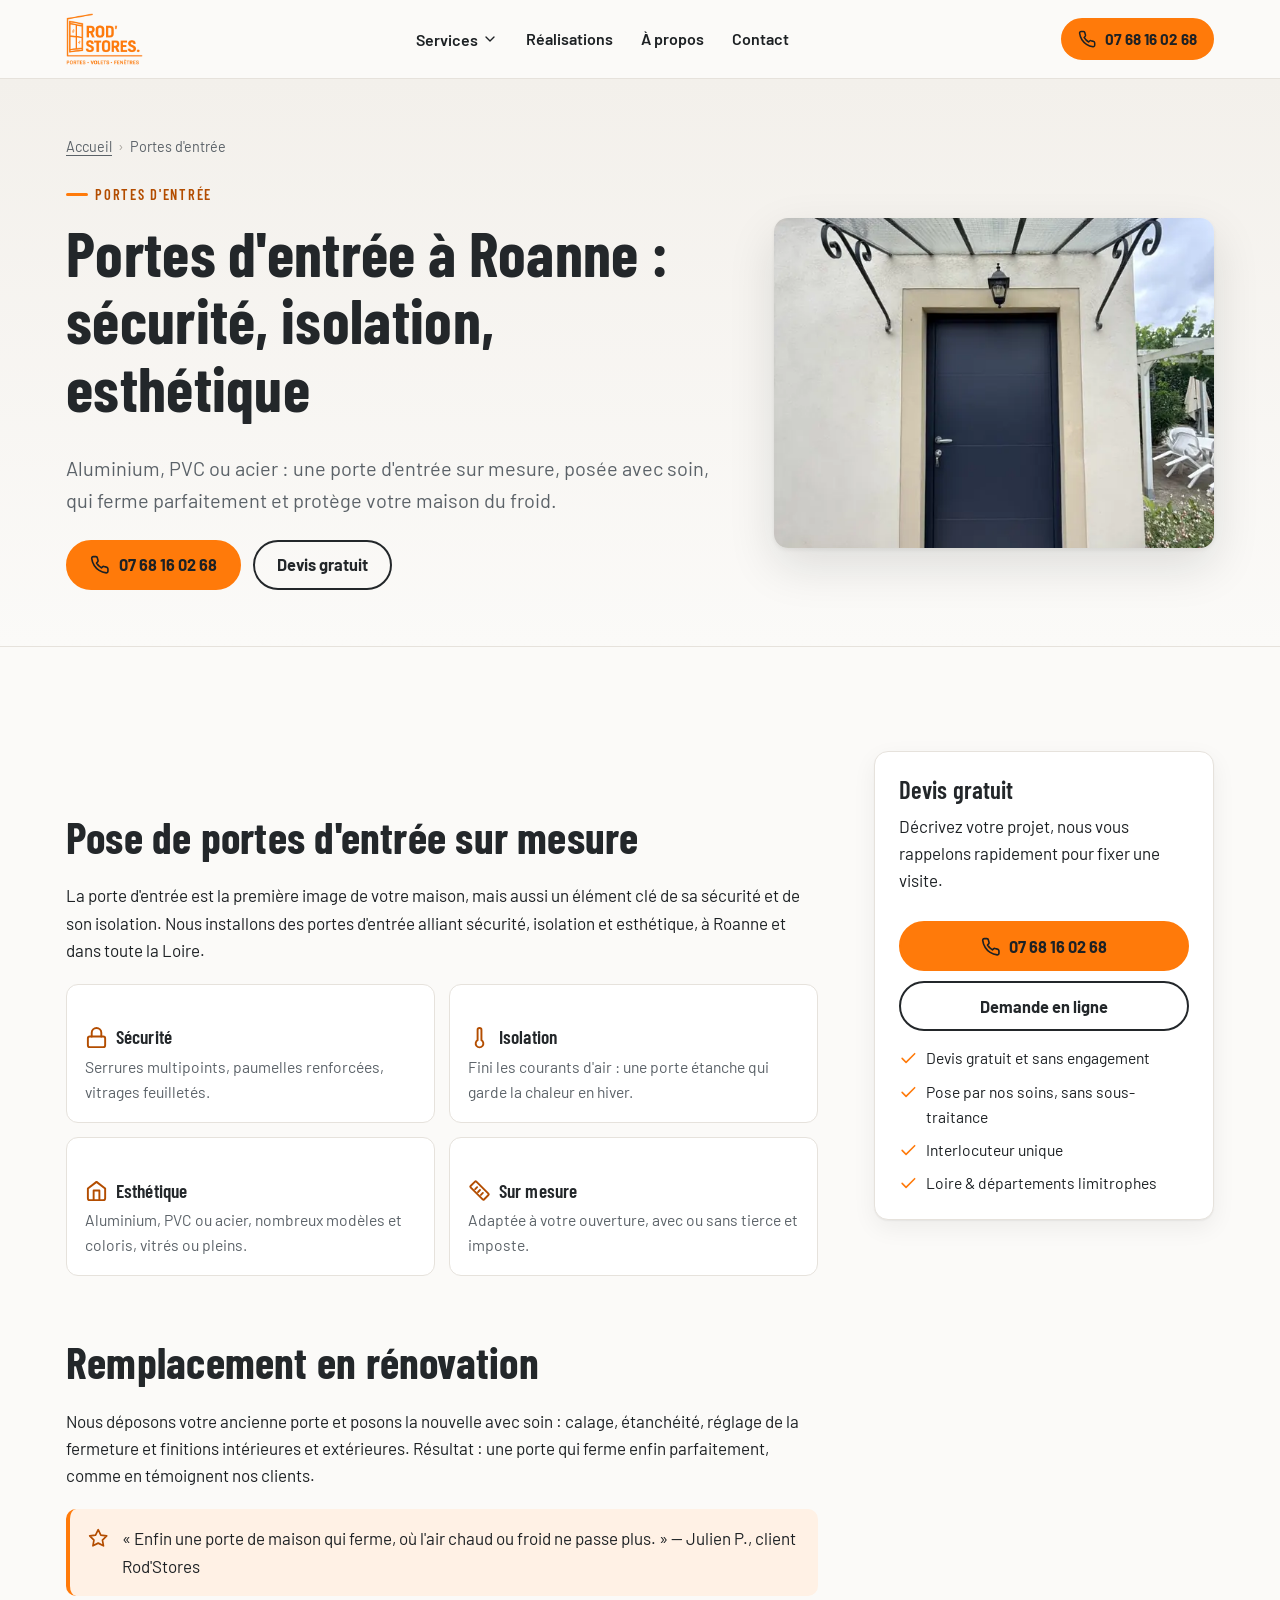
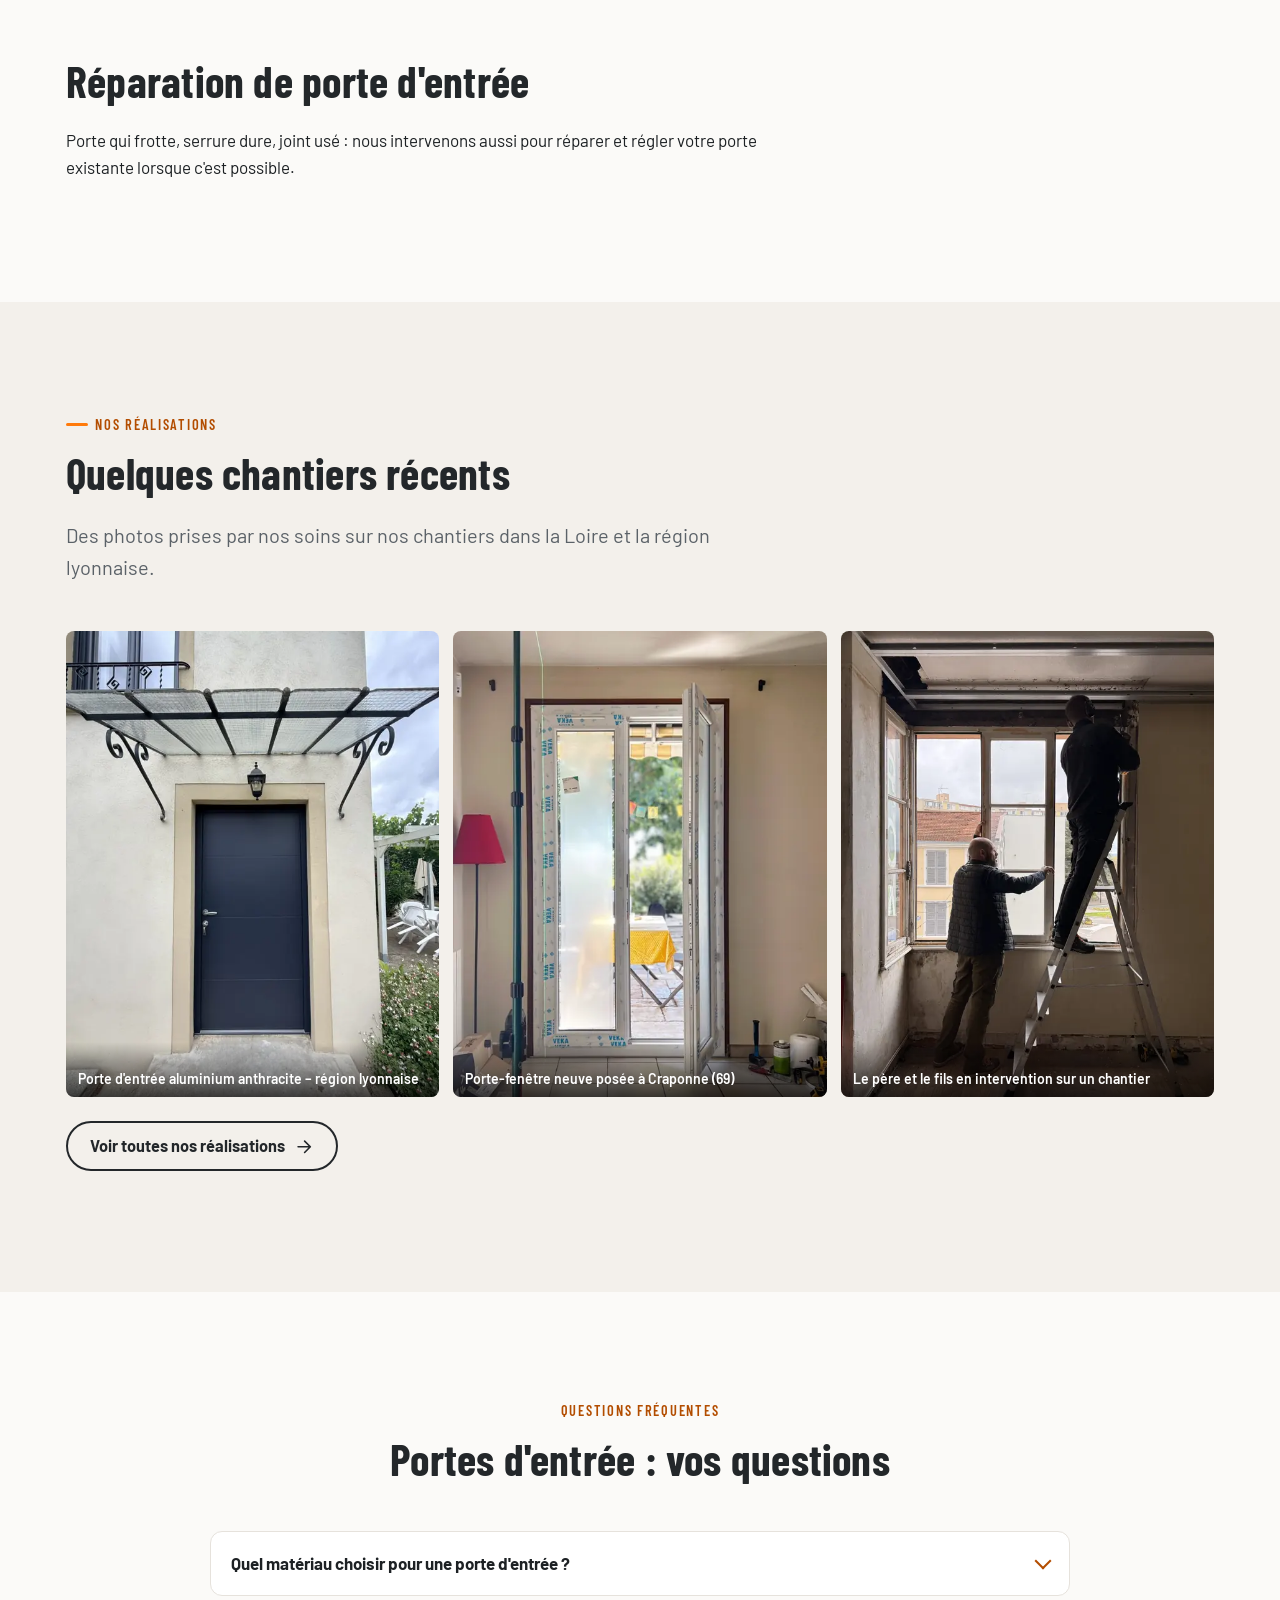
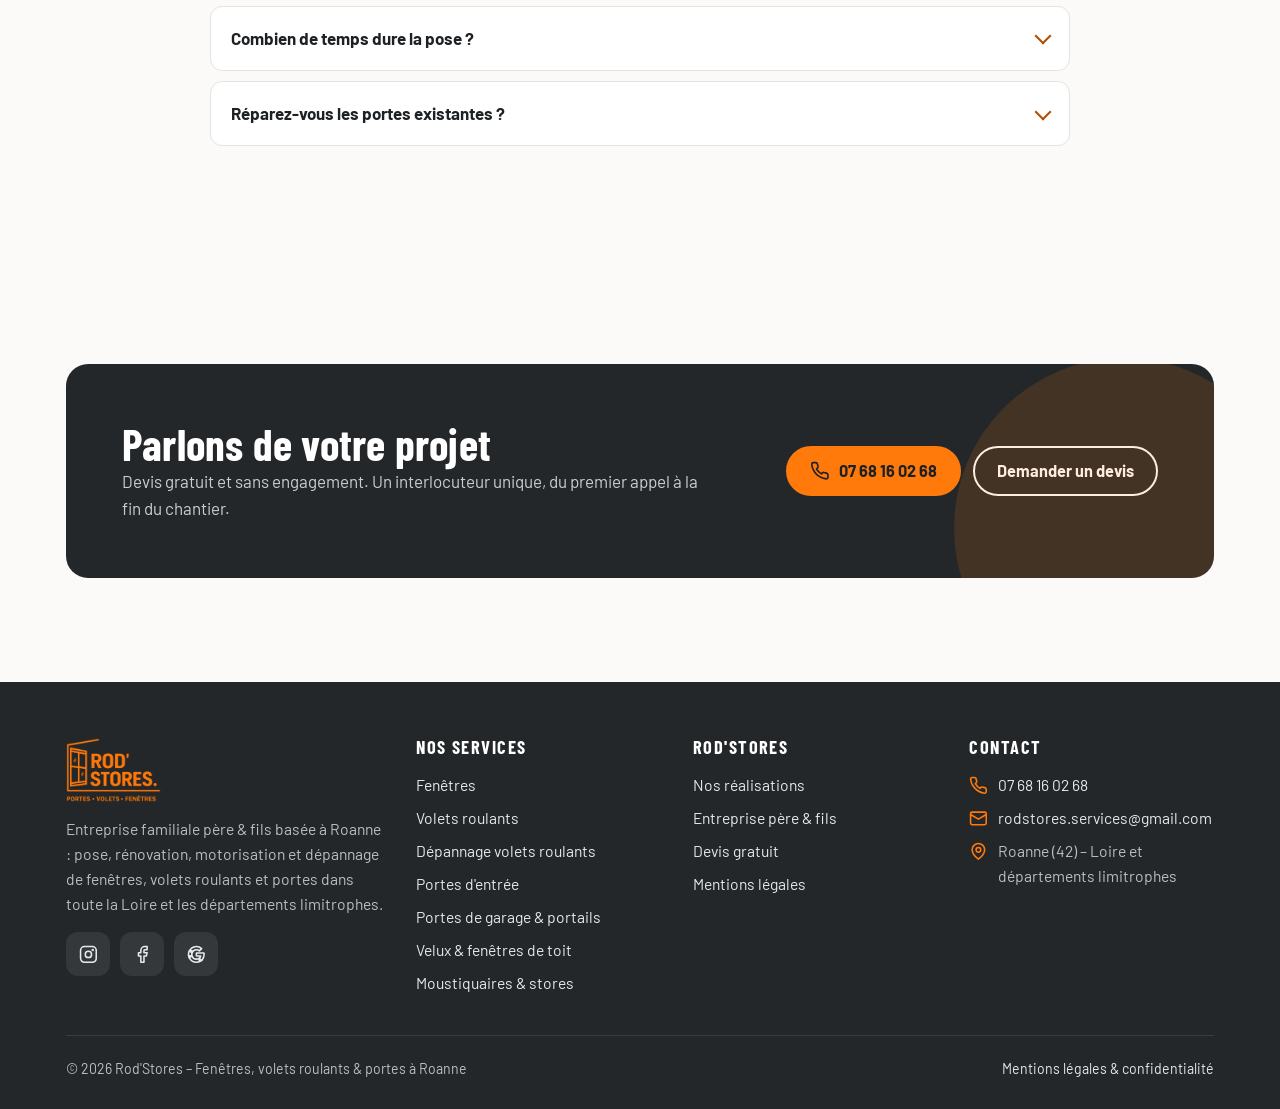
<file: docs/porte/index.html>
<!doctype html>
<html lang="fr">
<head>
<meta charset="utf-8">
<meta name="viewport" content="width=device-width, initial-scale=1, viewport-fit=cover">
<title>Porte d&#x27;entrée sur mesure à Roanne | Rod&#x27;Stores</title>
<meta name="description" content="Pose et remplacement de portes d&#x27;entrée sur mesure en aluminium, PVC ou acier à Roanne et dans la Loire : sécurité, isolation et esthétique. Devis gratuit.">
<meta name="robots" content="index, follow, max-image-preview:large">
<link rel="canonical" href="https://rodstores.fr/porte/">
<meta name="theme-color" content="#ff7a0a">
<meta name="geo.region" content="FR-42">
<meta name="geo.placename" content="Roanne">
<meta property="og:type" content="website">
<meta property="og:locale" content="fr_FR">
<meta property="og:site_name" content="Rod'Stores">
<meta property="og:title" content="Porte d&#x27;entrée sur mesure à Roanne | Rod&#x27;Stores">
<meta property="og:description" content="Pose et remplacement de portes d&#x27;entrée sur mesure en aluminium, PVC ou acier à Roanne et dans la Loire : sécurité, isolation et esthétique. Devis gratuit.">
<meta property="og:url" content="https://rodstores.fr/porte/">
<meta property="og:image" content="https://rodstores.fr/img/og-rodstores.jpg">
<meta name="twitter:card" content="summary_large_image">
<link rel="icon" href="../favicon.svg" type="image/svg+xml">
<link rel="apple-touch-icon" href="../img/apple-touch-icon.png">
<link rel="manifest" href="../site.webmanifest">
<link rel="preconnect" href="https://fonts.googleapis.com">
<link rel="preconnect" href="https://fonts.gstatic.com" crossorigin>
<link rel="stylesheet" href="https://fonts.googleapis.com/css2?family=Barlow+Condensed:wght@600;700&family=Barlow:wght@400;500;600;700&display=swap">
<link rel="stylesheet" href="../css/style.css">
<script type="application/ld+json">{"@context": "https://schema.org", "@type": "HomeAndConstructionBusiness", "@id": "https://rodstores.fr/#entreprise", "name": "Rod'Stores", "alternateName": "Rod'Stores – Menuiseries & dépannage", "description": "Spécialiste fenêtres, volets roulants et portes à Roanne : installation, rénovation, motorisation et dépannage. Entreprise familiale père & fils, devis gratuit, sans sous-traitance.", "url": "https://rodstores.fr/", "logo": "https://rodstores.fr/img/logo.png", "image": "https://rodstores.fr/img/og-rodstores.jpg", "telephone": "+33768160268", "email": "rodstores.services@gmail.com", "address": {"@type": "PostalAddress", "addressLocality": "Roanne", "postalCode": "42300", "addressRegion": "Auvergne-Rhône-Alpes", "addressCountry": "FR"}, "areaServed": [{"@type": "City", "name": "Roanne"}, {"@type": "City", "name": "Riorges"}, {"@type": "City", "name": "Charlieu"}, {"@type": "City", "name": "Feurs"}, {"@type": "City", "name": "Montbrison"}, {"@type": "City", "name": "Balbigny"}, {"@type": "City", "name": "Saint-Just-en-Chevalet"}, {"@type": "City", "name": "Saint-Étienne"}, {"@type": "City", "name": "Lyon"}, {"@type": "City", "name": "Vichy"}, {"@type": "AdministrativeArea", "name": "Loire"}], "sameAs": ["https://www.instagram.com/rod.stores/", "https://www.facebook.com/profile.php?id=61587493753974"], "knowsAbout": ["Fenêtres PVC", "Fenêtres aluminium", "Volets roulants", "Motorisation de volets roulants", "Dépannage de volets roulants", "Portes d'entrée", "Portes de garage", "Portails", "Velux", "Moustiquaires", "Stores"], "hasOfferCatalog": {"@type": "OfferCatalog", "name": "Services Rod'Stores", "itemListElement": [{"@type": "Offer", "itemOffered": {"@type": "Service", "name": "Fenêtres", "url": "https://rodstores.fr/fenetres/"}}, {"@type": "Offer", "itemOffered": {"@type": "Service", "name": "Volets roulants", "url": "https://rodstores.fr/volets-roulants/"}}, {"@type": "Offer", "itemOffered": {"@type": "Service", "name": "Dépannage volets roulants", "url": "https://rodstores.fr/depannage-volets-roulants/"}}, {"@type": "Offer", "itemOffered": {"@type": "Service", "name": "Portes d'entrée", "url": "https://rodstores.fr/porte/"}}, {"@type": "Offer", "itemOffered": {"@type": "Service", "name": "Portes de garage & portails", "url": "https://rodstores.fr/portes-de-garage/"}}, {"@type": "Offer", "itemOffered": {"@type": "Service", "name": "Velux & fenêtres de toit", "url": "https://rodstores.fr/velux-fenetres-de-toit/"}}, {"@type": "Offer", "itemOffered": {"@type": "Service", "name": "Moustiquaires & stores", "url": "https://rodstores.fr/moustiquaires/"}}]}}</script>
<script type="application/ld+json">{"@context": "https://schema.org", "@type": "BreadcrumbList", "itemListElement": [{"@type": "ListItem", "position": 1, "name": "Portes d'entrée", "item": "https://rodstores.fr/porte/"}]}</script>
<script type="application/ld+json">{"@context": "https://schema.org", "@type": "FAQPage", "mainEntity": [{"@type": "Question", "name": "Quel matériau choisir pour une porte d'entrée ?", "acceptedAnswer": {"@type": "Answer", "text": "L'aluminium offre robustesse et design, le PVC un excellent rapport isolation/prix, l'acier une sécurité renforcée. Nous vous présentons les options adaptées à votre maison."}}, {"@type": "Question", "name": "Combien de temps dure la pose ?", "acceptedAnswer": {"@type": "Answer", "text": "Le remplacement d'une porte d'entrée se fait généralement en une journée, votre logement restant fermé le soir."}}, {"@type": "Question", "name": "Réparez-vous les portes existantes ?", "acceptedAnswer": {"@type": "Answer", "text": "Oui, réglage, changement de serrure ou de joints : nous vous disons honnêtement si une réparation suffit."}}]}</script>
<script type="application/ld+json">{"@context": "https://schema.org", "@type": "Service", "name": "Portes d'entrée", "serviceType": "Portes d'entrée", "provider": {"@id": "https://rodstores.fr/#entreprise"}, "areaServed": [{"@type": "City", "name": "Roanne"}, {"@type": "City", "name": "Saint-Étienne"}, {"@type": "City", "name": "Lyon"}, {"@type": "City", "name": "Vichy"}, {"@type": "City", "name": "Montbrison"}], "url": "https://rodstores.fr/porte/"}</script>
</head>
<body>
<svg width="0" height="0" style="position:absolute" aria-hidden="true"><symbol id="i-phone" viewBox="0 0 24 24"><path d="M22 16.9v3a2 2 0 0 1-2.2 2 19.8 19.8 0 0 1-8.6-3.1 19.5 19.5 0 0 1-6-6A19.8 19.8 0 0 1 2.1 4.2 2 2 0 0 1 4.1 2h3a2 2 0 0 1 2 1.7c.1.9.4 1.8.7 2.7a2 2 0 0 1-.5 2.1L8 9.8a16 16 0 0 0 6 6l1.3-1.3a2 2 0 0 1 2.1-.4c.9.3 1.8.6 2.7.7a2 2 0 0 1 1.7 2z"/></symbol><symbol id="i-mail" viewBox="0 0 24 24"><rect x="2" y="4" width="20" height="16" rx="2"/><path d="m22 7-10 6L2 7"/></symbol><symbol id="i-check" viewBox="0 0 24 24"><path d="M20 6 9 17l-5-5"/></symbol><symbol id="i-check-circle" viewBox="0 0 24 24"><circle cx="12" cy="12" r="10"/><path d="m8 12 3 3 5-6"/></symbol><symbol id="i-shield" viewBox="0 0 24 24"><path d="M12 22s8-4 8-10V5l-8-3-8 3v7c0 6 8 10 8 10z"/><path d="m9 12 2 2 4-4"/></symbol><symbol id="i-users" viewBox="0 0 24 24"><path d="M16 21v-2a4 4 0 0 0-4-4H6a4 4 0 0 0-4 4v2"/><circle cx="9" cy="7" r="4"/><path d="M22 21v-2a4 4 0 0 0-3-3.9M16 3.1a4 4 0 0 1 0 7.8"/></symbol><symbol id="i-wrench" viewBox="0 0 24 24"><path d="M14.7 6.3a1 1 0 0 0 0 1.4l1.6 1.6a1 1 0 0 0 1.4 0l3.8-3.8a6 6 0 0 1-7.9 7.9l-6.9 6.9a2.1 2.1 0 0 1-3-3l6.9-6.9a6 6 0 0 1 7.9-7.9z"/></symbol><symbol id="i-clock" viewBox="0 0 24 24"><circle cx="12" cy="12" r="10"/><path d="M12 6v6l4 2"/></symbol><symbol id="i-pin" viewBox="0 0 24 24"><path d="M20 10c0 6-8 12-8 12S4 16 4 10a8 8 0 0 1 16 0z"/><circle cx="12" cy="10" r="3"/></symbol><symbol id="i-star" viewBox="0 0 24 24"><path d="m12 2 3.1 6.3 6.9 1-5 4.9 1.2 6.8L12 17.8 5.8 21l1.2-6.8-5-4.9 6.9-1z"/></symbol><symbol id="i-arrow" viewBox="0 0 24 24"><path d="M5 12h14M13 5l7 7-7 7"/></symbol><symbol id="i-chevron" viewBox="0 0 24 24"><path d="m6 9 6 6 6-6"/></symbol><symbol id="i-menu" viewBox="0 0 24 24"><path d="M3 6h18M3 12h18M3 18h18"/></symbol><symbol id="i-x" viewBox="0 0 24 24"><path d="M18 6 6 18M6 6l12 12"/></symbol><symbol id="i-left" viewBox="0 0 24 24"><path d="m15 18-6-6 6-6"/></symbol><symbol id="i-right" viewBox="0 0 24 24"><path d="m9 18 6-6-6-6"/></symbol><symbol id="i-file" viewBox="0 0 24 24"><path d="M14 2H6a2 2 0 0 0-2 2v16a2 2 0 0 0 2 2h12a2 2 0 0 0 2-2V8z"/><path d="M14 2v6h6M9 13h6M9 17h6"/></symbol><symbol id="i-home" viewBox="0 0 24 24"><path d="m3 10 9-7 9 7v10a2 2 0 0 1-2 2H5a2 2 0 0 1-2-2z"/><path d="M9 22V12h6v10"/></symbol><symbol id="i-sun" viewBox="0 0 24 24"><circle cx="12" cy="12" r="4"/><path d="M12 2v2M12 20v2M4.9 4.9l1.4 1.4M17.7 17.7l1.4 1.4M2 12h2M20 12h2M4.9 19.1l1.4-1.4M17.7 6.3l1.4-1.4"/></symbol><symbol id="i-thermo" viewBox="0 0 24 24"><path d="M14 14.8V4a2 2 0 0 0-4 0v10.8a4 4 0 1 0 4 0z"/></symbol><symbol id="i-lock" viewBox="0 0 24 24"><rect x="3" y="11" width="18" height="11" rx="2"/><path d="M7 11V7a5 5 0 0 1 10 0v4"/></symbol><symbol id="i-zap" viewBox="0 0 24 24"><path d="M13 2 3 14h9l-1 8 10-12h-9z"/></symbol><symbol id="i-volume" viewBox="0 0 24 24"><path d="M11 5 6 9H2v6h4l5 4z"/><path d="M15.5 8.5a5 5 0 0 1 0 7M19 5a10 10 0 0 1 0 14"/></symbol><symbol id="i-ruler" viewBox="0 0 24 24"><path d="M21.3 15.3 8.7 2.7a1 1 0 0 0-1.4 0L2.7 7.3a1 1 0 0 0 0 1.4l12.6 12.6a1 1 0 0 0 1.4 0l4.6-4.6a1 1 0 0 0 0-1.4zM7.5 10.5l2-2M10.5 13.5l2-2M13.5 16.5l2-2"/></symbol><symbol id="i-instagram" viewBox="0 0 24 24"><rect x="2" y="2" width="20" height="20" rx="5"/><circle cx="12" cy="12" r="4"/><circle cx="17.5" cy="6.5" r=".6" fill="currentColor"/></symbol><symbol id="i-facebook" viewBox="0 0 24 24"><path d="M18 2h-3a5 5 0 0 0-5 5v3H7v4h3v8h4v-8h3l1-4h-4V7a1 1 0 0 1 1-1h3z"/></symbol><symbol id="i-google" viewBox="0 0 24 24"><path d="M21.8 12.2c0-.7-.1-1.4-.2-2H12v3.8h5.5a4.7 4.7 0 0 1-2 3.1v2.6h3.3c1.9-1.8 3-4.4 3-7.5z"/><path d="M12 22c2.7 0 5-.9 6.7-2.4l-3.3-2.6c-.9.6-2 1-3.4 1-2.6 0-4.8-1.8-5.6-4.1H3v2.6A10 10 0 0 0 12 22z"/><path d="M6.4 13.9a6 6 0 0 1 0-3.8V7.5H3a10 10 0 0 0 0 9z"/><path d="M12 6c1.5 0 2.8.5 3.8 1.5l2.9-2.9A10 10 0 0 0 3 7.5l3.4 2.6C7.2 7.8 9.4 6 12 6z"/></symbol><symbol id="i-message" viewBox="0 0 24 24"><path d="M21 15a2 2 0 0 1-2 2H7l-4 4V5a2 2 0 0 1 2-2h14a2 2 0 0 1 2 2z"/></symbol></svg>
<a class="skip" href="#contenu">Aller au contenu</a>
<header class="site-header">
  <div class="wrap header-in">
    <a class="brand" href="../" aria-label="Rod'Stores – accueil">
      <img src="../img/logo.webp" width="480" height="323" alt="Rod'Stores – portes, volets, fenêtres">
    </a>
    <nav class="nav" aria-label="Navigation principale"><ul><li class="has-sub"><button type="button" aria-haspopup="true">Services <svg class="icon" aria-hidden="true" viewBox="0 0 24 24"><use href="#i-chevron"/></svg></button><ul class="submenu"><li><a href="../fenetres/">Fenêtres</a></li><li><a href="../volets-roulants/">Volets roulants</a></li><li><a href="../depannage-volets-roulants/">Dépannage volets roulants</a></li><li><a href="../porte/" aria-current="page">Portes d&#x27;entrée</a></li><li><a href="../portes-de-garage/">Portes de garage &amp; portails</a></li><li><a href="../velux-fenetres-de-toit/">Velux &amp; fenêtres de toit</a></li><li><a href="../moustiquaires/">Moustiquaires &amp; stores</a></li></ul></li><li><a href="../nos-realisations/">Réalisations</a></li><li><a href="../a-propos/">À propos</a></li><li><a href="../contact/">Contact</a></li></ul></nav>
    <a class="btn btn--sm header-cta" href="tel:+33768160268"><svg class="icon" aria-hidden="true" viewBox="0 0 24 24"><use href="#i-phone"/></svg> 07 68 16 02 68</a>
    <button class="burger" type="button" aria-label="Menu" aria-expanded="false" aria-controls="menu-mobile">
      <svg class="icon i-menu" aria-hidden="true" viewBox="0 0 24 24"><use href="#i-menu"/></svg><svg class="icon i-close" aria-hidden="true" viewBox="0 0 24 24"><use href="#i-x"/></svg>
    </button>
  </div>
</header>
<div class="mobile-menu" id="menu-mobile">
  <ul><li><a href="../#services">Services</a></li><li class="sub"><a href="../fenetres/">Fenêtres</a></li><li class="sub"><a href="../volets-roulants/">Volets roulants</a></li><li class="sub"><a href="../depannage-volets-roulants/">Dépannage volets roulants</a></li><li class="sub"><a href="../porte/">Portes d&#x27;entrée</a></li><li class="sub"><a href="../portes-de-garage/">Portes de garage &amp; portails</a></li><li class="sub"><a href="../velux-fenetres-de-toit/">Velux &amp; fenêtres de toit</a></li><li class="sub"><a href="../moustiquaires/">Moustiquaires &amp; stores</a></li><li><a href="../nos-realisations/">Réalisations <svg class="icon" aria-hidden="true" viewBox="0 0 24 24"><use href="#i-right"/></svg></a></li><li><a href="../a-propos/">À propos <svg class="icon" aria-hidden="true" viewBox="0 0 24 24"><use href="#i-right"/></svg></a></li><li><a href="../contact/">Contact <svg class="icon" aria-hidden="true" viewBox="0 0 24 24"><use href="#i-right"/></svg></a></li></ul>
  <a class="btn" href="tel:+33768160268"><svg class="icon" aria-hidden="true" viewBox="0 0 24 24"><use href="#i-phone"/></svg> Appeler le 07 68 16 02 68</a>
</div>
<main id="contenu">
<section class="page-hero">
  <div class="wrap">
    <nav class="crumbs" aria-label="Fil d'Ariane"><ol><li><a href="../">Accueil</a></li><li><span aria-current="page">Portes d&#x27;entrée</span></li></ol></nav>
    <div class="page-hero-grid">
      <div>
        <p class="eyebrow">Portes d'entrée</p>
        <h1>Portes d'entrée à Roanne : sécurité, isolation, esthétique</h1>
        <p class="lead">Aluminium, PVC ou acier : une porte d'entrée sur mesure, posée avec soin, qui ferme parfaitement et protège votre maison du froid.</p>
        <div class="btn-row">
          <a class="btn" href="tel:+33768160268"><svg class="icon" aria-hidden="true" viewBox="0 0 24 24"><use href="#i-phone"/></svg> 07 68 16 02 68</a>
          <a class="btn btn--ghost" href="../contact/">Devis gratuit</a>
        </div>
        
      </div>
      <div class="page-hero-media"><img src="../img/porte-entree-600.webp" srcset="../img/porte-entree-600.webp 600w, ../img/porte-entree-768.webp 768w" sizes="(min-width: 900px) 440px, 100vw" width="768" height="1024" alt="Porte d&#x27;entrée aluminium anthracite posée par Rod&#x27;Stores" fetchpriority="high" decoding="async"></div>
    </div>
  </div>
</section>
<section class="section">
  <div class="wrap content-grid">
    <div class="prose">
<h2>Pose de portes d'entrée sur mesure</h2>
<p>La porte d'entrée est la première image de votre maison, mais aussi un élément clé de sa sécurité et de son isolation. Nous installons des portes d'entrée alliant sécurité, isolation et esthétique, à Roanne et dans toute la Loire.</p>
<div class="feature-list"><div class="feature"><h3><svg class="icon" aria-hidden="true" viewBox="0 0 24 24"><use href="#i-lock"/></svg> Sécurité</h3><p>Serrures multipoints, paumelles renforcées, vitrages feuilletés.</p></div><div class="feature"><h3><svg class="icon" aria-hidden="true" viewBox="0 0 24 24"><use href="#i-thermo"/></svg> Isolation</h3><p>Fini les courants d'air : une porte étanche qui garde la chaleur en hiver.</p></div><div class="feature"><h3><svg class="icon" aria-hidden="true" viewBox="0 0 24 24"><use href="#i-home"/></svg> Esthétique</h3><p>Aluminium, PVC ou acier, nombreux modèles et coloris, vitrés ou pleins.</p></div><div class="feature"><h3><svg class="icon" aria-hidden="true" viewBox="0 0 24 24"><use href="#i-ruler"/></svg> Sur mesure</h3><p>Adaptée à votre ouverture, avec ou sans tierce et imposte.</p></div></div>
<h2>Remplacement en rénovation</h2>
<p>Nous déposons votre ancienne porte et posons la nouvelle avec soin : calage, étanchéité, réglage de la fermeture et finitions intérieures et extérieures. Résultat : une porte qui ferme enfin parfaitement, comme en témoignent nos clients.</p>
<div class="alert"><svg class="icon" aria-hidden="true" viewBox="0 0 24 24"><use href="#i-star"/></svg><p>« Enfin une porte de maison qui ferme, où l'air chaud ou froid ne passe plus. » — Julien P., client Rod'Stores</p></div>
<h2>Réparation de porte d'entrée</h2>
<p>Porte qui frotte, serrure dure, joint usé : nous intervenons aussi pour réparer et régler votre porte existante lorsque c'est possible.</p>
</div>
    <aside class="aside-sticky">
  <div class="aside-card">
    <h3>Devis gratuit</h3>
    <p>Décrivez votre projet, nous vous rappelons rapidement pour fixer une visite.</p>
    <a class="btn" href="tel:+33768160268"><svg class="icon" aria-hidden="true" viewBox="0 0 24 24"><use href="#i-phone"/></svg> 07 68 16 02 68</a>
    <a class="btn btn--ghost" href="../contact/">Demande en ligne</a>
    <ul>
      <li><svg class="icon" aria-hidden="true" viewBox="0 0 24 24"><use href="#i-check"/></svg> Devis gratuit et sans engagement</li>
      <li><svg class="icon" aria-hidden="true" viewBox="0 0 24 24"><use href="#i-check"/></svg> Pose par nos soins, sans sous-traitance</li>
      <li><svg class="icon" aria-hidden="true" viewBox="0 0 24 24"><use href="#i-check"/></svg> Interlocuteur unique</li>
      <li><svg class="icon" aria-hidden="true" viewBox="0 0 24 24"><use href="#i-check"/></svg> Loire &amp; départements limitrophes</li>
    </ul>
  </div>
</aside>
  </div>
</section>
<section class="section section--tint">
  <div class="wrap">
    <div class="section-head"><p class="eyebrow">Nos réalisations</p><h2>Quelques chantiers récents</h2>
    <p class="lead">Des photos prises par nos soins sur nos chantiers dans la Loire et la région lyonnaise.</p></div>
    <div class="gallery"><figure class="g-item reveal" data-cat="">
  <button type="button" data-full="../img/porte-entree-768.webp" data-caption="Porte d&#x27;entrée aluminium anthracite – région lyonnaise" aria-label="Agrandir : Porte d&#x27;entrée aluminium anthracite – région lyonnaise">
    <img src="../img/porte-entree-600.webp" srcset="../img/porte-entree-600.webp 600w, ../img/porte-entree-768.webp 768w" sizes="(min-width: 1100px) 280px, (min-width: 700px) 33vw, 50vw" width="768" height="1024" alt="Porte d&#x27;entrée aluminium anthracite – région lyonnaise" loading="lazy" decoding="async">
  </button>
  <figcaption>Porte d&#x27;entrée aluminium anthracite – région lyonnaise</figcaption>
</figure><figure class="g-item reveal" data-cat="">
  <button type="button" data-full="../img/craponne-porte-fenetre-1080.webp" data-caption="Porte-fenêtre neuve posée à Craponne (69)" aria-label="Agrandir : Porte-fenêtre neuve posée à Craponne (69)">
    <img src="../img/craponne-porte-fenetre-540.webp" srcset="../img/craponne-porte-fenetre-540.webp 540w, ../img/craponne-porte-fenetre-1080.webp 1080w" sizes="(min-width: 1100px) 280px, (min-width: 700px) 33vw, 50vw" width="1080" height="1350" alt="Porte-fenêtre neuve posée à Craponne (69)" loading="lazy" decoding="async">
  </button>
  <figcaption>Porte-fenêtre neuve posée à Craponne (69)</figcaption>
</figure><figure class="g-item reveal" data-cat="">
  <button type="button" data-full="../img/pere-fils-1200.webp" data-caption="Le père et le fils en intervention sur un chantier" aria-label="Agrandir : Le père et le fils en intervention sur un chantier">
    <img src="../img/pere-fils-600.webp" srcset="../img/pere-fils-600.webp 600w, ../img/pere-fils-1200.webp 1200w" sizes="(min-width: 1100px) 280px, (min-width: 700px) 33vw, 50vw" width="1200" height="1600" alt="Le père et le fils en intervention sur un chantier" loading="lazy" decoding="async">
  </button>
  <figcaption>Le père et le fils en intervention sur un chantier</figcaption>
</figure></div>
    <p style="margin-top:24px"><a class="btn btn--ghost" href="../nos-realisations/">Voir toutes nos réalisations <svg class="icon" aria-hidden="true" viewBox="0 0 24 24"><use href="#i-arrow"/></svg></a></p>
  </div>
</section>
<section class="section">
  <div class="wrap">
    <div class="section-head section-head--center"><p class="eyebrow">Questions fréquentes</p><h2>Portes d&#x27;entrée : vos questions</h2></div>
    <div class="faq"><details><summary>Quel matériau choisir pour une porte d&#x27;entrée ?</summary><div><p>L'aluminium offre robustesse et design, le PVC un excellent rapport isolation/prix, l'acier une sécurité renforcée. Nous vous présentons les options adaptées à votre maison.</p></div></details><details><summary>Combien de temps dure la pose ?</summary><div><p>Le remplacement d'une porte d'entrée se fait généralement en une journée, votre logement restant fermé le soir.</p></div></details><details><summary>Réparez-vous les portes existantes ?</summary><div><p>Oui, réglage, changement de serrure ou de joints : nous vous disons honnêtement si une réparation suffit.</p></div></details></div>
  </div>
</section>
<section class="section" aria-label="Demande de devis">
  <div class="wrap">
    <div class="cta-band reveal">
      <div><h2>Parlons de votre projet</h2><p>Devis gratuit et sans engagement. Un interlocuteur unique, du premier appel à la fin du chantier.</p></div>
      <div class="btn-row">
        <a class="btn" href="tel:+33768160268"><svg class="icon" aria-hidden="true" viewBox="0 0 24 24"><use href="#i-phone"/></svg> 07 68 16 02 68</a>
        <a class="btn btn--ghost" href="../contact/">Demander un devis</a>
      </div>
    </div>
  </div>
</section>
</main>
<footer class="site-footer">
  <div class="wrap">
    <div class="footer-grid">
      <div class="footer-brand">
        <img src="../img/logo.webp" width="480" height="323" alt="Rod'Stores" loading="lazy">
        <p>Entreprise familiale père &amp; fils basée à Roanne : pose, rénovation, motorisation et dépannage de fenêtres, volets roulants et portes dans toute la Loire et les départements limitrophes.</p>
        <div class="socials">
          <a href="https://www.instagram.com/rod.stores/" rel="noopener" target="_blank" aria-label="Instagram Rod'Stores"><svg class="icon" aria-hidden="true" viewBox="0 0 24 24"><use href="#i-instagram"/></svg></a>
          <a href="https://www.facebook.com/profile.php?id=61587493753974" rel="noopener" target="_blank" aria-label="Facebook Rod'Stores"><svg class="icon" aria-hidden="true" viewBox="0 0 24 24"><use href="#i-facebook"/></svg></a>
          <a href="https://share.google/G2dC7RXC4SZobGMtx" rel="noopener" target="_blank" aria-label="Avis Google Rod'Stores"><svg class="icon" aria-hidden="true" viewBox="0 0 24 24"><use href="#i-google"/></svg></a>
        </div>
      </div>
      <div>
        <h2>Nos services</h2>
        <ul><li><a href="../fenetres/">Fenêtres</a></li><li><a href="../volets-roulants/">Volets roulants</a></li><li><a href="../depannage-volets-roulants/">Dépannage volets roulants</a></li><li><a href="../porte/">Portes d&#x27;entrée</a></li><li><a href="../portes-de-garage/">Portes de garage &amp; portails</a></li><li><a href="../velux-fenetres-de-toit/">Velux &amp; fenêtres de toit</a></li><li><a href="../moustiquaires/">Moustiquaires &amp; stores</a></li></ul>
      </div>
      <div>
        <h2>Rod'Stores</h2>
        <ul>
          <li><a href="../nos-realisations/">Nos réalisations</a></li>
          <li><a href="../a-propos/">Entreprise père &amp; fils</a></li>
          <li><a href="../contact/">Devis gratuit</a></li>
          <li><a href="../mention-legales/">Mentions légales</a></li>
        </ul>
      </div>
      <div>
        <h2>Contact</h2>
        <ul class="nap">
          <li><svg class="icon" aria-hidden="true" viewBox="0 0 24 24"><use href="#i-phone"/></svg><a href="tel:+33768160268">07 68 16 02 68</a></li>
          <li><svg class="icon" aria-hidden="true" viewBox="0 0 24 24"><use href="#i-mail"/></svg><a href="mailto:rodstores.services@gmail.com">rodstores.services@gmail.com</a></li>
          <li><svg class="icon" aria-hidden="true" viewBox="0 0 24 24"><use href="#i-pin"/></svg><span>Roanne (42) – Loire et départements limitrophes</span></li>
        </ul>
      </div>
    </div>
    <div class="footer-bottom">
      <span>© 2026 Rod'Stores – Fenêtres, volets roulants &amp; portes à Roanne</span>
      <span><a href="../mention-legales/">Mentions légales &amp; confidentialité</a></span>
    </div>
  </div>
</footer>
<div class="callbar">
  <a class="btn" href="tel:+33768160268"><svg class="icon" aria-hidden="true" viewBox="0 0 24 24"><use href="#i-phone"/></svg> Appeler</a>
  <a class="btn btn--ghost" href="../contact/"><svg class="icon" aria-hidden="true" viewBox="0 0 24 24"><use href="#i-file"/></svg> Devis gratuit</a>
</div>
<dialog class="lightbox" id="lightbox" aria-label="Photo agrandie">
  <img src="[data-uri]" alt="">
  <p></p>
  <button class="lb-close" type="button" aria-label="Fermer"><svg class="icon" aria-hidden="true" viewBox="0 0 24 24"><use href="#i-x"/></svg></button>
  <button class="lb-nav lb-prev" type="button" aria-label="Photo précédente"><svg class="icon" aria-hidden="true" viewBox="0 0 24 24"><use href="#i-left"/></svg></button>
  <button class="lb-nav lb-next" type="button" aria-label="Photo suivante"><svg class="icon" aria-hidden="true" viewBox="0 0 24 24"><use href="#i-right"/></svg></button>
</dialog>
<script src="../js/main.js" defer></script>
</body>
</html>
</file>
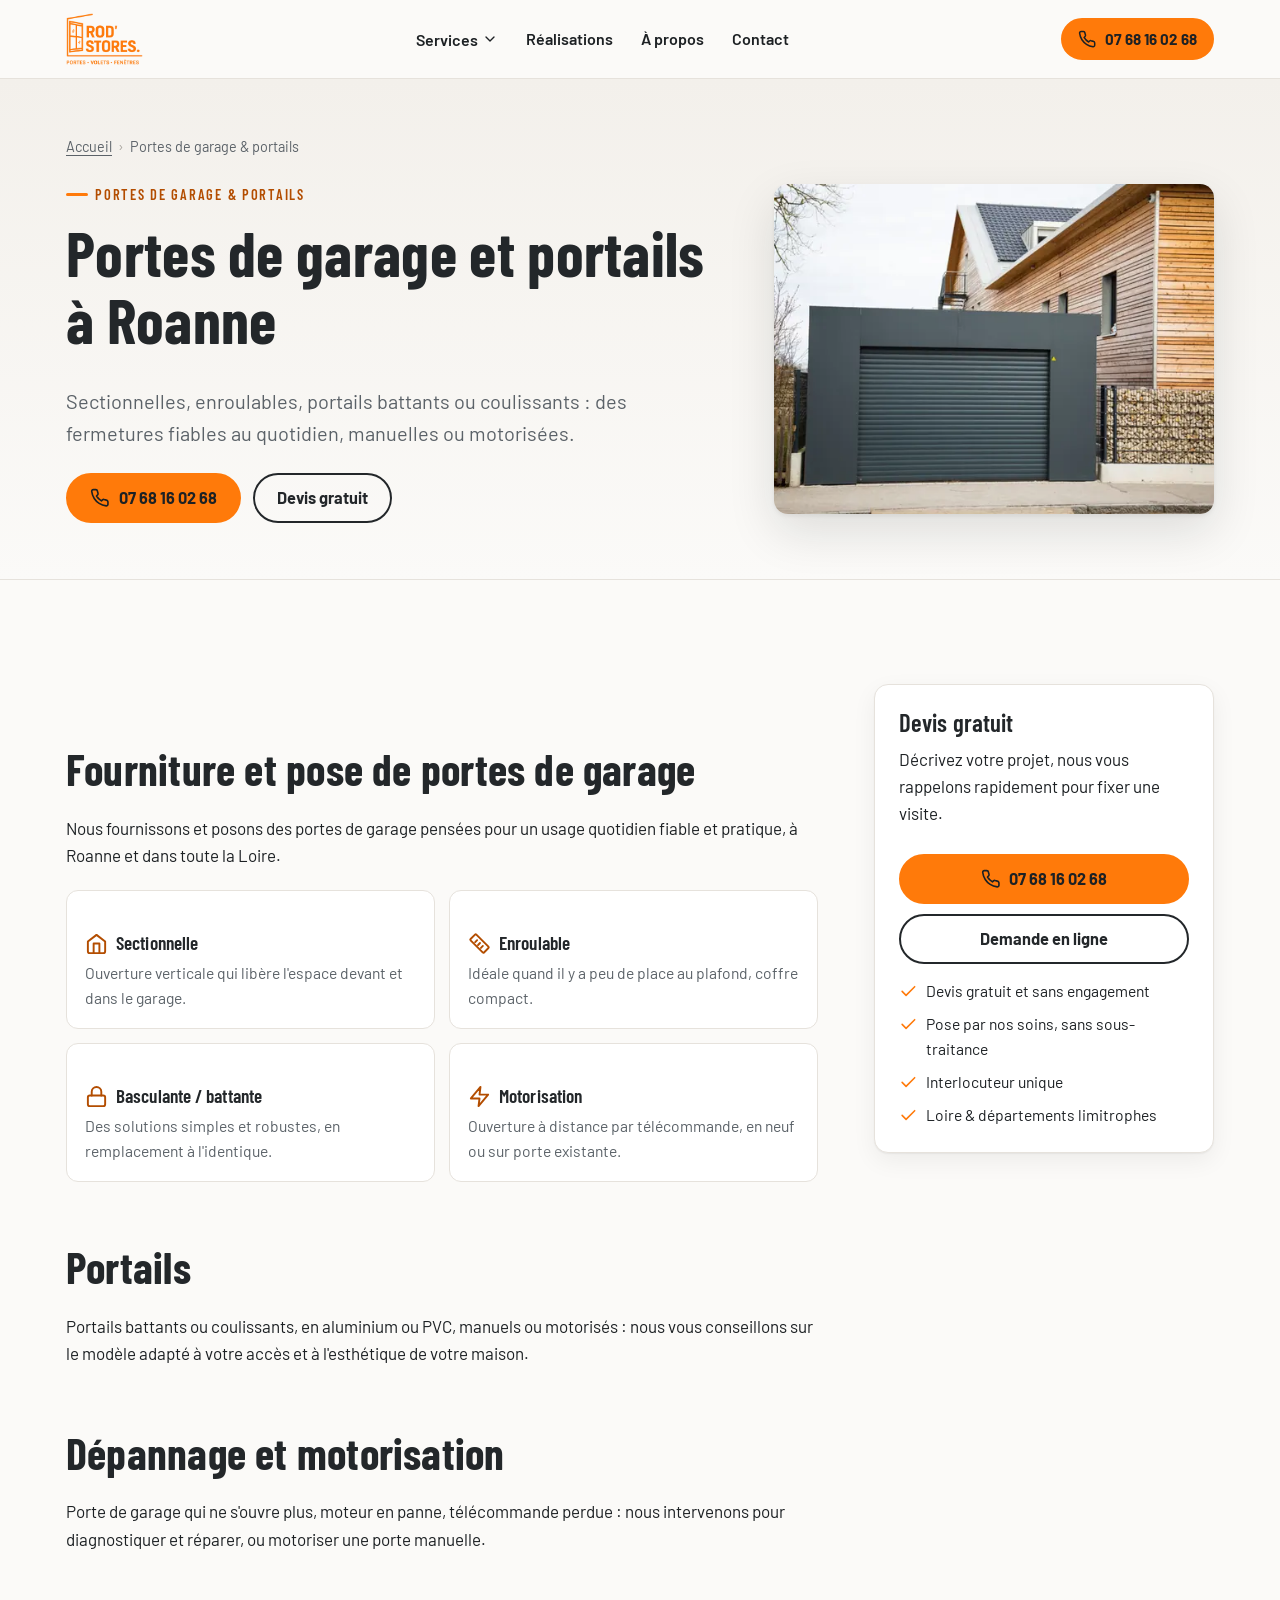
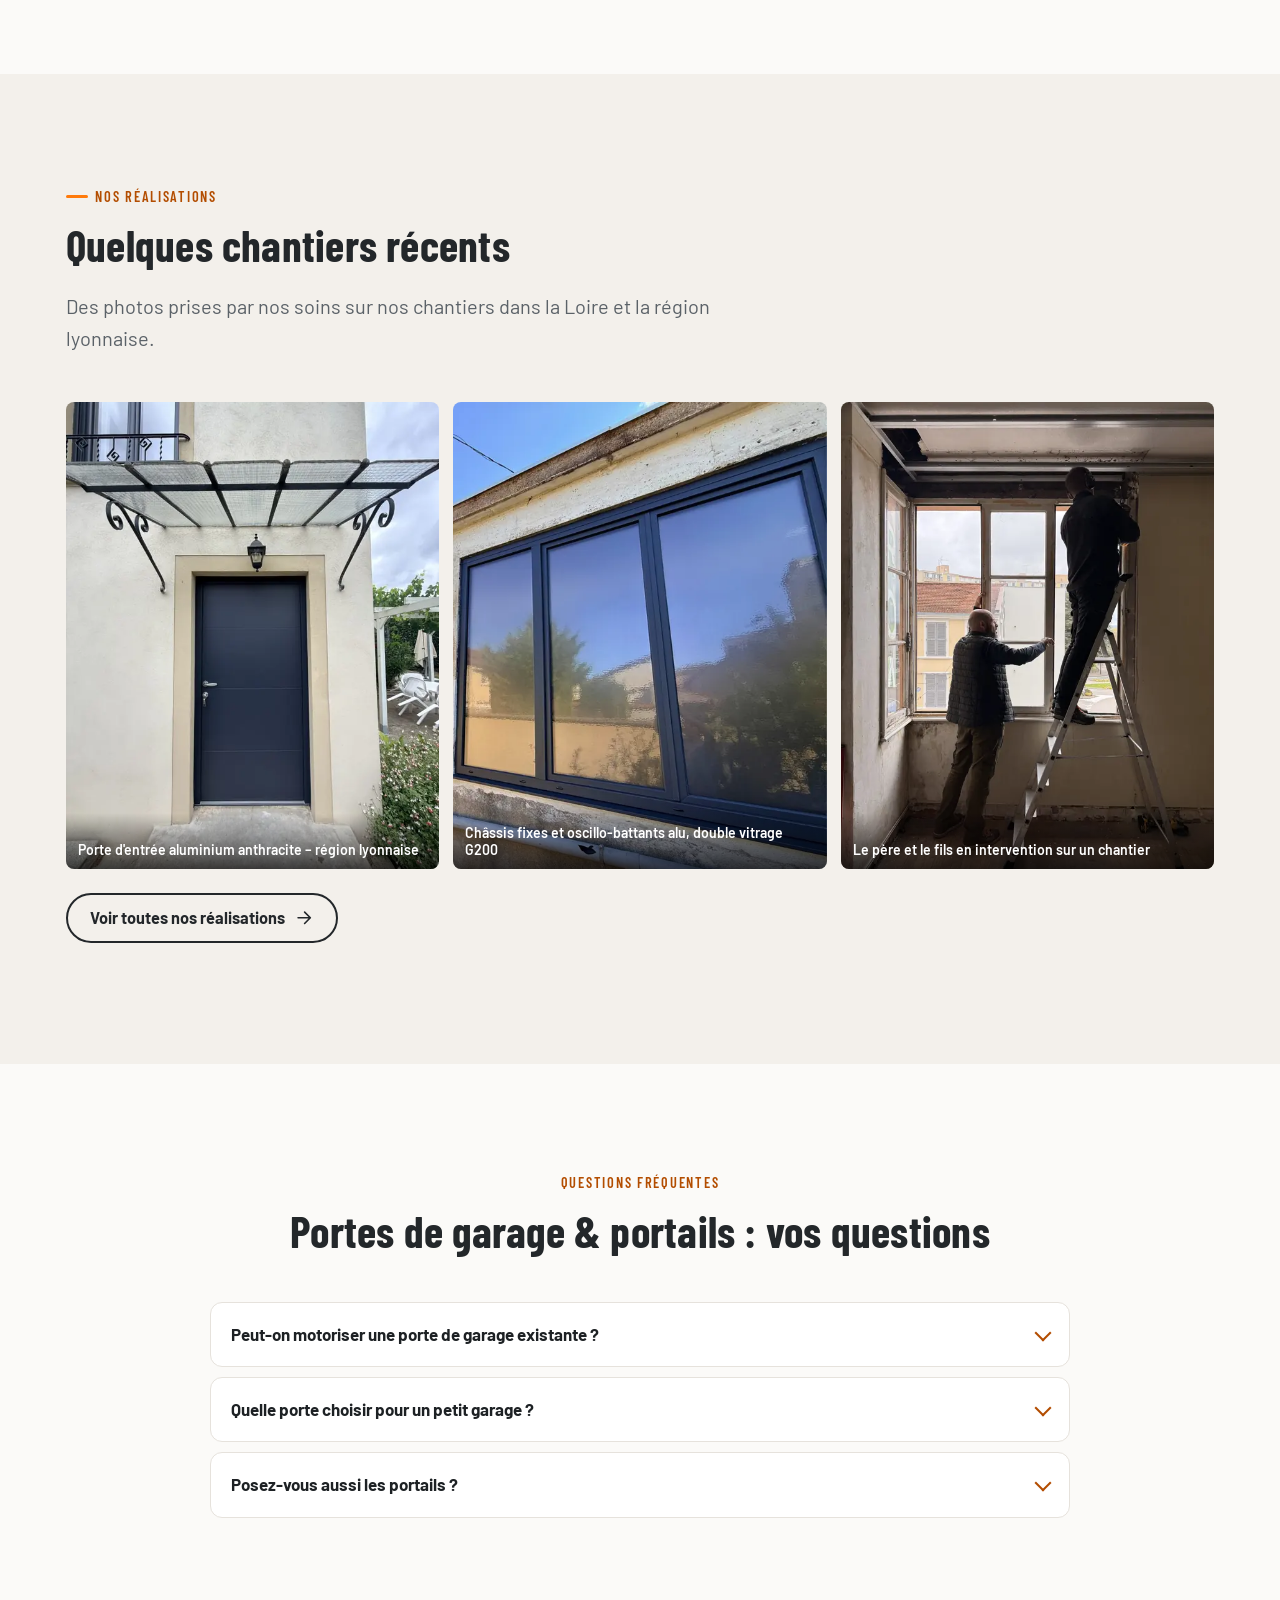
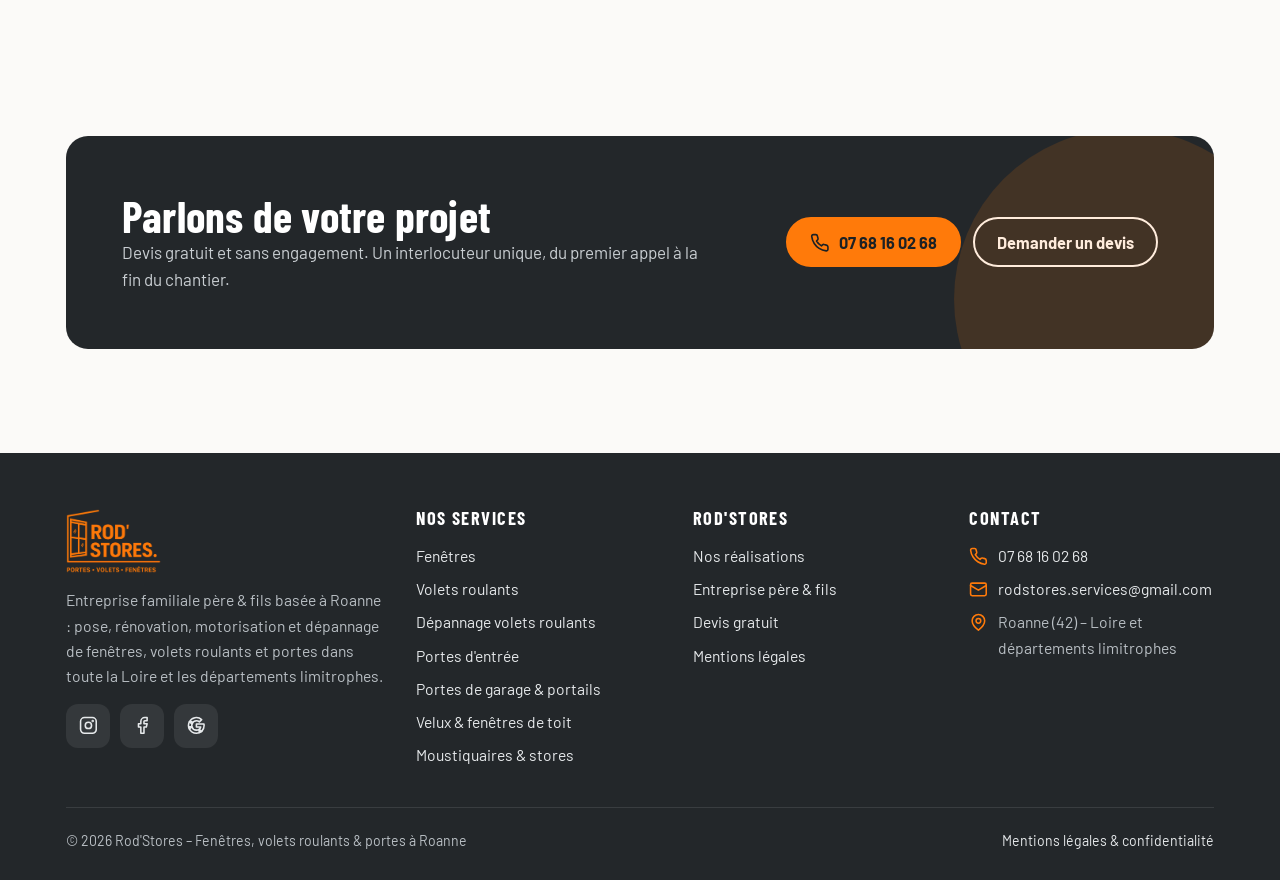
<file: docs/portes-de-garage/index.html>
<!doctype html>
<html lang="fr">
<head>
<meta charset="utf-8">
<meta name="viewport" content="width=device-width, initial-scale=1, viewport-fit=cover">
<title>Porte de garage &amp; portail à Roanne | Rod&#x27;Stores</title>
<meta name="description" content="Pose de portes de garage sectionnelles, enroulables et de portails, manuels ou motorisés, à Roanne et dans la Loire. Dépannage et motorisation. Devis gratuit.">
<meta name="robots" content="index, follow, max-image-preview:large">
<link rel="canonical" href="https://rodstores.fr/portes-de-garage/">
<meta name="theme-color" content="#ff7a0a">
<meta name="geo.region" content="FR-42">
<meta name="geo.placename" content="Roanne">
<meta property="og:type" content="website">
<meta property="og:locale" content="fr_FR">
<meta property="og:site_name" content="Rod'Stores">
<meta property="og:title" content="Porte de garage &amp; portail à Roanne | Rod&#x27;Stores">
<meta property="og:description" content="Pose de portes de garage sectionnelles, enroulables et de portails, manuels ou motorisés, à Roanne et dans la Loire. Dépannage et motorisation. Devis gratuit.">
<meta property="og:url" content="https://rodstores.fr/portes-de-garage/">
<meta property="og:image" content="https://rodstores.fr/img/og-rodstores.jpg">
<meta name="twitter:card" content="summary_large_image">
<link rel="icon" href="../favicon.svg" type="image/svg+xml">
<link rel="apple-touch-icon" href="../img/apple-touch-icon.png">
<link rel="manifest" href="../site.webmanifest">
<link rel="preconnect" href="https://fonts.googleapis.com">
<link rel="preconnect" href="https://fonts.gstatic.com" crossorigin>
<link rel="stylesheet" href="https://fonts.googleapis.com/css2?family=Barlow+Condensed:wght@600;700&family=Barlow:wght@400;500;600;700&display=swap">
<link rel="stylesheet" href="../css/style.css">
<script type="application/ld+json">{"@context": "https://schema.org", "@type": "HomeAndConstructionBusiness", "@id": "https://rodstores.fr/#entreprise", "name": "Rod'Stores", "alternateName": "Rod'Stores – Menuiseries & dépannage", "description": "Spécialiste fenêtres, volets roulants et portes à Roanne : installation, rénovation, motorisation et dépannage. Entreprise familiale père & fils, devis gratuit, sans sous-traitance.", "url": "https://rodstores.fr/", "logo": "https://rodstores.fr/img/logo.png", "image": "https://rodstores.fr/img/og-rodstores.jpg", "telephone": "+33768160268", "email": "rodstores.services@gmail.com", "address": {"@type": "PostalAddress", "addressLocality": "Roanne", "postalCode": "42300", "addressRegion": "Auvergne-Rhône-Alpes", "addressCountry": "FR"}, "areaServed": [{"@type": "City", "name": "Roanne"}, {"@type": "City", "name": "Riorges"}, {"@type": "City", "name": "Charlieu"}, {"@type": "City", "name": "Feurs"}, {"@type": "City", "name": "Montbrison"}, {"@type": "City", "name": "Balbigny"}, {"@type": "City", "name": "Saint-Just-en-Chevalet"}, {"@type": "City", "name": "Saint-Étienne"}, {"@type": "City", "name": "Lyon"}, {"@type": "City", "name": "Vichy"}, {"@type": "AdministrativeArea", "name": "Loire"}], "sameAs": ["https://www.instagram.com/rod.stores/", "https://www.facebook.com/profile.php?id=61587493753974"], "knowsAbout": ["Fenêtres PVC", "Fenêtres aluminium", "Volets roulants", "Motorisation de volets roulants", "Dépannage de volets roulants", "Portes d'entrée", "Portes de garage", "Portails", "Velux", "Moustiquaires", "Stores"], "hasOfferCatalog": {"@type": "OfferCatalog", "name": "Services Rod'Stores", "itemListElement": [{"@type": "Offer", "itemOffered": {"@type": "Service", "name": "Fenêtres", "url": "https://rodstores.fr/fenetres/"}}, {"@type": "Offer", "itemOffered": {"@type": "Service", "name": "Volets roulants", "url": "https://rodstores.fr/volets-roulants/"}}, {"@type": "Offer", "itemOffered": {"@type": "Service", "name": "Dépannage volets roulants", "url": "https://rodstores.fr/depannage-volets-roulants/"}}, {"@type": "Offer", "itemOffered": {"@type": "Service", "name": "Portes d'entrée", "url": "https://rodstores.fr/porte/"}}, {"@type": "Offer", "itemOffered": {"@type": "Service", "name": "Portes de garage & portails", "url": "https://rodstores.fr/portes-de-garage/"}}, {"@type": "Offer", "itemOffered": {"@type": "Service", "name": "Velux & fenêtres de toit", "url": "https://rodstores.fr/velux-fenetres-de-toit/"}}, {"@type": "Offer", "itemOffered": {"@type": "Service", "name": "Moustiquaires & stores", "url": "https://rodstores.fr/moustiquaires/"}}]}}</script>
<script type="application/ld+json">{"@context": "https://schema.org", "@type": "BreadcrumbList", "itemListElement": [{"@type": "ListItem", "position": 1, "name": "Portes de garage & portails", "item": "https://rodstores.fr/portes-de-garage/"}]}</script>
<script type="application/ld+json">{"@context": "https://schema.org", "@type": "FAQPage", "mainEntity": [{"@type": "Question", "name": "Peut-on motoriser une porte de garage existante ?", "acceptedAnswer": {"@type": "Answer", "text": "Souvent oui, selon le type et l'état de la porte. Nous vérifions sur place et vous proposons la motorisation adaptée."}}, {"@type": "Question", "name": "Quelle porte choisir pour un petit garage ?", "acceptedAnswer": {"@type": "Answer", "text": "La porte sectionnelle ou enroulable : elles ne débordent pas à l'ouverture et laissent toute la place pour votre véhicule."}}, {"@type": "Question", "name": "Posez-vous aussi les portails ?", "acceptedAnswer": {"@type": "Answer", "text": "Oui, portails battants ou coulissants, manuels ou motorisés."}}]}</script>
<script type="application/ld+json">{"@context": "https://schema.org", "@type": "Service", "name": "Portes de garage & portails", "serviceType": "Portes de garage & portails", "provider": {"@id": "https://rodstores.fr/#entreprise"}, "areaServed": [{"@type": "City", "name": "Roanne"}, {"@type": "City", "name": "Saint-Étienne"}, {"@type": "City", "name": "Lyon"}, {"@type": "City", "name": "Vichy"}, {"@type": "City", "name": "Montbrison"}], "url": "https://rodstores.fr/portes-de-garage/"}</script>
</head>
<body>
<svg width="0" height="0" style="position:absolute" aria-hidden="true"><symbol id="i-phone" viewBox="0 0 24 24"><path d="M22 16.9v3a2 2 0 0 1-2.2 2 19.8 19.8 0 0 1-8.6-3.1 19.5 19.5 0 0 1-6-6A19.8 19.8 0 0 1 2.1 4.2 2 2 0 0 1 4.1 2h3a2 2 0 0 1 2 1.7c.1.9.4 1.8.7 2.7a2 2 0 0 1-.5 2.1L8 9.8a16 16 0 0 0 6 6l1.3-1.3a2 2 0 0 1 2.1-.4c.9.3 1.8.6 2.7.7a2 2 0 0 1 1.7 2z"/></symbol><symbol id="i-mail" viewBox="0 0 24 24"><rect x="2" y="4" width="20" height="16" rx="2"/><path d="m22 7-10 6L2 7"/></symbol><symbol id="i-check" viewBox="0 0 24 24"><path d="M20 6 9 17l-5-5"/></symbol><symbol id="i-check-circle" viewBox="0 0 24 24"><circle cx="12" cy="12" r="10"/><path d="m8 12 3 3 5-6"/></symbol><symbol id="i-shield" viewBox="0 0 24 24"><path d="M12 22s8-4 8-10V5l-8-3-8 3v7c0 6 8 10 8 10z"/><path d="m9 12 2 2 4-4"/></symbol><symbol id="i-users" viewBox="0 0 24 24"><path d="M16 21v-2a4 4 0 0 0-4-4H6a4 4 0 0 0-4 4v2"/><circle cx="9" cy="7" r="4"/><path d="M22 21v-2a4 4 0 0 0-3-3.9M16 3.1a4 4 0 0 1 0 7.8"/></symbol><symbol id="i-wrench" viewBox="0 0 24 24"><path d="M14.7 6.3a1 1 0 0 0 0 1.4l1.6 1.6a1 1 0 0 0 1.4 0l3.8-3.8a6 6 0 0 1-7.9 7.9l-6.9 6.9a2.1 2.1 0 0 1-3-3l6.9-6.9a6 6 0 0 1 7.9-7.9z"/></symbol><symbol id="i-clock" viewBox="0 0 24 24"><circle cx="12" cy="12" r="10"/><path d="M12 6v6l4 2"/></symbol><symbol id="i-pin" viewBox="0 0 24 24"><path d="M20 10c0 6-8 12-8 12S4 16 4 10a8 8 0 0 1 16 0z"/><circle cx="12" cy="10" r="3"/></symbol><symbol id="i-star" viewBox="0 0 24 24"><path d="m12 2 3.1 6.3 6.9 1-5 4.9 1.2 6.8L12 17.8 5.8 21l1.2-6.8-5-4.9 6.9-1z"/></symbol><symbol id="i-arrow" viewBox="0 0 24 24"><path d="M5 12h14M13 5l7 7-7 7"/></symbol><symbol id="i-chevron" viewBox="0 0 24 24"><path d="m6 9 6 6 6-6"/></symbol><symbol id="i-menu" viewBox="0 0 24 24"><path d="M3 6h18M3 12h18M3 18h18"/></symbol><symbol id="i-x" viewBox="0 0 24 24"><path d="M18 6 6 18M6 6l12 12"/></symbol><symbol id="i-left" viewBox="0 0 24 24"><path d="m15 18-6-6 6-6"/></symbol><symbol id="i-right" viewBox="0 0 24 24"><path d="m9 18 6-6-6-6"/></symbol><symbol id="i-file" viewBox="0 0 24 24"><path d="M14 2H6a2 2 0 0 0-2 2v16a2 2 0 0 0 2 2h12a2 2 0 0 0 2-2V8z"/><path d="M14 2v6h6M9 13h6M9 17h6"/></symbol><symbol id="i-home" viewBox="0 0 24 24"><path d="m3 10 9-7 9 7v10a2 2 0 0 1-2 2H5a2 2 0 0 1-2-2z"/><path d="M9 22V12h6v10"/></symbol><symbol id="i-sun" viewBox="0 0 24 24"><circle cx="12" cy="12" r="4"/><path d="M12 2v2M12 20v2M4.9 4.9l1.4 1.4M17.7 17.7l1.4 1.4M2 12h2M20 12h2M4.9 19.1l1.4-1.4M17.7 6.3l1.4-1.4"/></symbol><symbol id="i-thermo" viewBox="0 0 24 24"><path d="M14 14.8V4a2 2 0 0 0-4 0v10.8a4 4 0 1 0 4 0z"/></symbol><symbol id="i-lock" viewBox="0 0 24 24"><rect x="3" y="11" width="18" height="11" rx="2"/><path d="M7 11V7a5 5 0 0 1 10 0v4"/></symbol><symbol id="i-zap" viewBox="0 0 24 24"><path d="M13 2 3 14h9l-1 8 10-12h-9z"/></symbol><symbol id="i-volume" viewBox="0 0 24 24"><path d="M11 5 6 9H2v6h4l5 4z"/><path d="M15.5 8.5a5 5 0 0 1 0 7M19 5a10 10 0 0 1 0 14"/></symbol><symbol id="i-ruler" viewBox="0 0 24 24"><path d="M21.3 15.3 8.7 2.7a1 1 0 0 0-1.4 0L2.7 7.3a1 1 0 0 0 0 1.4l12.6 12.6a1 1 0 0 0 1.4 0l4.6-4.6a1 1 0 0 0 0-1.4zM7.5 10.5l2-2M10.5 13.5l2-2M13.5 16.5l2-2"/></symbol><symbol id="i-instagram" viewBox="0 0 24 24"><rect x="2" y="2" width="20" height="20" rx="5"/><circle cx="12" cy="12" r="4"/><circle cx="17.5" cy="6.5" r=".6" fill="currentColor"/></symbol><symbol id="i-facebook" viewBox="0 0 24 24"><path d="M18 2h-3a5 5 0 0 0-5 5v3H7v4h3v8h4v-8h3l1-4h-4V7a1 1 0 0 1 1-1h3z"/></symbol><symbol id="i-google" viewBox="0 0 24 24"><path d="M21.8 12.2c0-.7-.1-1.4-.2-2H12v3.8h5.5a4.7 4.7 0 0 1-2 3.1v2.6h3.3c1.9-1.8 3-4.4 3-7.5z"/><path d="M12 22c2.7 0 5-.9 6.7-2.4l-3.3-2.6c-.9.6-2 1-3.4 1-2.6 0-4.8-1.8-5.6-4.1H3v2.6A10 10 0 0 0 12 22z"/><path d="M6.4 13.9a6 6 0 0 1 0-3.8V7.5H3a10 10 0 0 0 0 9z"/><path d="M12 6c1.5 0 2.8.5 3.8 1.5l2.9-2.9A10 10 0 0 0 3 7.5l3.4 2.6C7.2 7.8 9.4 6 12 6z"/></symbol><symbol id="i-message" viewBox="0 0 24 24"><path d="M21 15a2 2 0 0 1-2 2H7l-4 4V5a2 2 0 0 1 2-2h14a2 2 0 0 1 2 2z"/></symbol></svg>
<a class="skip" href="#contenu">Aller au contenu</a>
<header class="site-header">
  <div class="wrap header-in">
    <a class="brand" href="../" aria-label="Rod'Stores – accueil">
      <img src="../img/logo.webp" width="480" height="323" alt="Rod'Stores – portes, volets, fenêtres">
    </a>
    <nav class="nav" aria-label="Navigation principale"><ul><li class="has-sub"><button type="button" aria-haspopup="true">Services <svg class="icon" aria-hidden="true" viewBox="0 0 24 24"><use href="#i-chevron"/></svg></button><ul class="submenu"><li><a href="../fenetres/">Fenêtres</a></li><li><a href="../volets-roulants/">Volets roulants</a></li><li><a href="../depannage-volets-roulants/">Dépannage volets roulants</a></li><li><a href="../porte/">Portes d&#x27;entrée</a></li><li><a href="../portes-de-garage/" aria-current="page">Portes de garage &amp; portails</a></li><li><a href="../velux-fenetres-de-toit/">Velux &amp; fenêtres de toit</a></li><li><a href="../moustiquaires/">Moustiquaires &amp; stores</a></li></ul></li><li><a href="../nos-realisations/">Réalisations</a></li><li><a href="../a-propos/">À propos</a></li><li><a href="../contact/">Contact</a></li></ul></nav>
    <a class="btn btn--sm header-cta" href="tel:+33768160268"><svg class="icon" aria-hidden="true" viewBox="0 0 24 24"><use href="#i-phone"/></svg> 07 68 16 02 68</a>
    <button class="burger" type="button" aria-label="Menu" aria-expanded="false" aria-controls="menu-mobile">
      <svg class="icon i-menu" aria-hidden="true" viewBox="0 0 24 24"><use href="#i-menu"/></svg><svg class="icon i-close" aria-hidden="true" viewBox="0 0 24 24"><use href="#i-x"/></svg>
    </button>
  </div>
</header>
<div class="mobile-menu" id="menu-mobile">
  <ul><li><a href="../#services">Services</a></li><li class="sub"><a href="../fenetres/">Fenêtres</a></li><li class="sub"><a href="../volets-roulants/">Volets roulants</a></li><li class="sub"><a href="../depannage-volets-roulants/">Dépannage volets roulants</a></li><li class="sub"><a href="../porte/">Portes d&#x27;entrée</a></li><li class="sub"><a href="../portes-de-garage/">Portes de garage &amp; portails</a></li><li class="sub"><a href="../velux-fenetres-de-toit/">Velux &amp; fenêtres de toit</a></li><li class="sub"><a href="../moustiquaires/">Moustiquaires &amp; stores</a></li><li><a href="../nos-realisations/">Réalisations <svg class="icon" aria-hidden="true" viewBox="0 0 24 24"><use href="#i-right"/></svg></a></li><li><a href="../a-propos/">À propos <svg class="icon" aria-hidden="true" viewBox="0 0 24 24"><use href="#i-right"/></svg></a></li><li><a href="../contact/">Contact <svg class="icon" aria-hidden="true" viewBox="0 0 24 24"><use href="#i-right"/></svg></a></li></ul>
  <a class="btn" href="tel:+33768160268"><svg class="icon" aria-hidden="true" viewBox="0 0 24 24"><use href="#i-phone"/></svg> Appeler le 07 68 16 02 68</a>
</div>
<main id="contenu">
<section class="page-hero">
  <div class="wrap">
    <nav class="crumbs" aria-label="Fil d'Ariane"><ol><li><a href="../">Accueil</a></li><li><span aria-current="page">Portes de garage &amp; portails</span></li></ol></nav>
    <div class="page-hero-grid">
      <div>
        <p class="eyebrow">Portes de garage & portails</p>
        <h1>Portes de garage et portails à Roanne</h1>
        <p class="lead">Sectionnelles, enroulables, portails battants ou coulissants : des fermetures fiables au quotidien, manuelles ou motorisées.</p>
        <div class="btn-row">
          <a class="btn" href="tel:+33768160268"><svg class="icon" aria-hidden="true" viewBox="0 0 24 24"><use href="#i-phone"/></svg> 07 68 16 02 68</a>
          <a class="btn btn--ghost" href="../contact/">Devis gratuit</a>
        </div>
        
      </div>
      <div class="page-hero-media"><img src="../img/porte-garage-600.webp" srcset="../img/porte-garage-600.webp 600w, ../img/porte-garage-1024.webp 1024w" sizes="(min-width: 900px) 440px, 100vw" width="1024" height="683" alt="Porte de garage sectionnelle anthracite" fetchpriority="high" decoding="async"></div>
    </div>
  </div>
</section>
<section class="section">
  <div class="wrap content-grid">
    <div class="prose">
<h2>Fourniture et pose de portes de garage</h2>
<p>Nous fournissons et posons des portes de garage pensées pour un usage quotidien fiable et pratique, à Roanne et dans toute la Loire.</p>
<div class="feature-list"><div class="feature"><h3><svg class="icon" aria-hidden="true" viewBox="0 0 24 24"><use href="#i-home"/></svg> Sectionnelle</h3><p>Ouverture verticale qui libère l'espace devant et dans le garage.</p></div><div class="feature"><h3><svg class="icon" aria-hidden="true" viewBox="0 0 24 24"><use href="#i-ruler"/></svg> Enroulable</h3><p>Idéale quand il y a peu de place au plafond, coffre compact.</p></div><div class="feature"><h3><svg class="icon" aria-hidden="true" viewBox="0 0 24 24"><use href="#i-lock"/></svg> Basculante / battante</h3><p>Des solutions simples et robustes, en remplacement à l'identique.</p></div><div class="feature"><h3><svg class="icon" aria-hidden="true" viewBox="0 0 24 24"><use href="#i-zap"/></svg> Motorisation</h3><p>Ouverture à distance par télécommande, en neuf ou sur porte existante.</p></div></div>
<h2>Portails</h2>
<p>Portails battants ou coulissants, en aluminium ou PVC, manuels ou motorisés : nous vous conseillons sur le modèle adapté à votre accès et à l'esthétique de votre maison.</p>
<h2>Dépannage et motorisation</h2>
<p>Porte de garage qui ne s'ouvre plus, moteur en panne, télécommande perdue : nous intervenons pour diagnostiquer et réparer, ou motoriser une porte manuelle.</p>
</div>
    <aside class="aside-sticky">
  <div class="aside-card">
    <h3>Devis gratuit</h3>
    <p>Décrivez votre projet, nous vous rappelons rapidement pour fixer une visite.</p>
    <a class="btn" href="tel:+33768160268"><svg class="icon" aria-hidden="true" viewBox="0 0 24 24"><use href="#i-phone"/></svg> 07 68 16 02 68</a>
    <a class="btn btn--ghost" href="../contact/">Demande en ligne</a>
    <ul>
      <li><svg class="icon" aria-hidden="true" viewBox="0 0 24 24"><use href="#i-check"/></svg> Devis gratuit et sans engagement</li>
      <li><svg class="icon" aria-hidden="true" viewBox="0 0 24 24"><use href="#i-check"/></svg> Pose par nos soins, sans sous-traitance</li>
      <li><svg class="icon" aria-hidden="true" viewBox="0 0 24 24"><use href="#i-check"/></svg> Interlocuteur unique</li>
      <li><svg class="icon" aria-hidden="true" viewBox="0 0 24 24"><use href="#i-check"/></svg> Loire &amp; départements limitrophes</li>
    </ul>
  </div>
</aside>
  </div>
</section>
<section class="section section--tint">
  <div class="wrap">
    <div class="section-head"><p class="eyebrow">Nos réalisations</p><h2>Quelques chantiers récents</h2>
    <p class="lead">Des photos prises par nos soins sur nos chantiers dans la Loire et la région lyonnaise.</p></div>
    <div class="gallery"><figure class="g-item reveal" data-cat="">
  <button type="button" data-full="../img/porte-entree-768.webp" data-caption="Porte d&#x27;entrée aluminium anthracite – région lyonnaise" aria-label="Agrandir : Porte d&#x27;entrée aluminium anthracite – région lyonnaise">
    <img src="../img/porte-entree-600.webp" srcset="../img/porte-entree-600.webp 600w, ../img/porte-entree-768.webp 768w" sizes="(min-width: 1100px) 280px, (min-width: 700px) 33vw, 50vw" width="768" height="1024" alt="Porte d&#x27;entrée aluminium anthracite – région lyonnaise" loading="lazy" decoding="async">
  </button>
  <figcaption>Porte d&#x27;entrée aluminium anthracite – région lyonnaise</figcaption>
</figure><figure class="g-item reveal" data-cat="">
  <button type="button" data-full="../img/atelier-facade-1080.webp" data-caption="Châssis fixes et oscillo-battants alu, double vitrage G200" aria-label="Agrandir : Châssis fixes et oscillo-battants alu, double vitrage G200">
    <img src="../img/atelier-facade-540.webp" srcset="../img/atelier-facade-540.webp 540w, ../img/atelier-facade-1080.webp 1080w" sizes="(min-width: 1100px) 280px, (min-width: 700px) 33vw, 50vw" width="1080" height="1350" alt="Châssis fixes et oscillo-battants alu, double vitrage G200" loading="lazy" decoding="async">
  </button>
  <figcaption>Châssis fixes et oscillo-battants alu, double vitrage G200</figcaption>
</figure><figure class="g-item reveal" data-cat="">
  <button type="button" data-full="../img/pere-fils-1200.webp" data-caption="Le père et le fils en intervention sur un chantier" aria-label="Agrandir : Le père et le fils en intervention sur un chantier">
    <img src="../img/pere-fils-600.webp" srcset="../img/pere-fils-600.webp 600w, ../img/pere-fils-1200.webp 1200w" sizes="(min-width: 1100px) 280px, (min-width: 700px) 33vw, 50vw" width="1200" height="1600" alt="Le père et le fils en intervention sur un chantier" loading="lazy" decoding="async">
  </button>
  <figcaption>Le père et le fils en intervention sur un chantier</figcaption>
</figure></div>
    <p style="margin-top:24px"><a class="btn btn--ghost" href="../nos-realisations/">Voir toutes nos réalisations <svg class="icon" aria-hidden="true" viewBox="0 0 24 24"><use href="#i-arrow"/></svg></a></p>
  </div>
</section>
<section class="section">
  <div class="wrap">
    <div class="section-head section-head--center"><p class="eyebrow">Questions fréquentes</p><h2>Portes de garage &amp; portails : vos questions</h2></div>
    <div class="faq"><details><summary>Peut-on motoriser une porte de garage existante ?</summary><div><p>Souvent oui, selon le type et l'état de la porte. Nous vérifions sur place et vous proposons la motorisation adaptée.</p></div></details><details><summary>Quelle porte choisir pour un petit garage ?</summary><div><p>La porte sectionnelle ou enroulable : elles ne débordent pas à l'ouverture et laissent toute la place pour votre véhicule.</p></div></details><details><summary>Posez-vous aussi les portails ?</summary><div><p>Oui, portails battants ou coulissants, manuels ou motorisés.</p></div></details></div>
  </div>
</section>
<section class="section" aria-label="Demande de devis">
  <div class="wrap">
    <div class="cta-band reveal">
      <div><h2>Parlons de votre projet</h2><p>Devis gratuit et sans engagement. Un interlocuteur unique, du premier appel à la fin du chantier.</p></div>
      <div class="btn-row">
        <a class="btn" href="tel:+33768160268"><svg class="icon" aria-hidden="true" viewBox="0 0 24 24"><use href="#i-phone"/></svg> 07 68 16 02 68</a>
        <a class="btn btn--ghost" href="../contact/">Demander un devis</a>
      </div>
    </div>
  </div>
</section>
</main>
<footer class="site-footer">
  <div class="wrap">
    <div class="footer-grid">
      <div class="footer-brand">
        <img src="../img/logo.webp" width="480" height="323" alt="Rod'Stores" loading="lazy">
        <p>Entreprise familiale père &amp; fils basée à Roanne : pose, rénovation, motorisation et dépannage de fenêtres, volets roulants et portes dans toute la Loire et les départements limitrophes.</p>
        <div class="socials">
          <a href="https://www.instagram.com/rod.stores/" rel="noopener" target="_blank" aria-label="Instagram Rod'Stores"><svg class="icon" aria-hidden="true" viewBox="0 0 24 24"><use href="#i-instagram"/></svg></a>
          <a href="https://www.facebook.com/profile.php?id=61587493753974" rel="noopener" target="_blank" aria-label="Facebook Rod'Stores"><svg class="icon" aria-hidden="true" viewBox="0 0 24 24"><use href="#i-facebook"/></svg></a>
          <a href="https://share.google/G2dC7RXC4SZobGMtx" rel="noopener" target="_blank" aria-label="Avis Google Rod'Stores"><svg class="icon" aria-hidden="true" viewBox="0 0 24 24"><use href="#i-google"/></svg></a>
        </div>
      </div>
      <div>
        <h2>Nos services</h2>
        <ul><li><a href="../fenetres/">Fenêtres</a></li><li><a href="../volets-roulants/">Volets roulants</a></li><li><a href="../depannage-volets-roulants/">Dépannage volets roulants</a></li><li><a href="../porte/">Portes d&#x27;entrée</a></li><li><a href="../portes-de-garage/">Portes de garage &amp; portails</a></li><li><a href="../velux-fenetres-de-toit/">Velux &amp; fenêtres de toit</a></li><li><a href="../moustiquaires/">Moustiquaires &amp; stores</a></li></ul>
      </div>
      <div>
        <h2>Rod'Stores</h2>
        <ul>
          <li><a href="../nos-realisations/">Nos réalisations</a></li>
          <li><a href="../a-propos/">Entreprise père &amp; fils</a></li>
          <li><a href="../contact/">Devis gratuit</a></li>
          <li><a href="../mention-legales/">Mentions légales</a></li>
        </ul>
      </div>
      <div>
        <h2>Contact</h2>
        <ul class="nap">
          <li><svg class="icon" aria-hidden="true" viewBox="0 0 24 24"><use href="#i-phone"/></svg><a href="tel:+33768160268">07 68 16 02 68</a></li>
          <li><svg class="icon" aria-hidden="true" viewBox="0 0 24 24"><use href="#i-mail"/></svg><a href="mailto:rodstores.services@gmail.com">rodstores.services@gmail.com</a></li>
          <li><svg class="icon" aria-hidden="true" viewBox="0 0 24 24"><use href="#i-pin"/></svg><span>Roanne (42) – Loire et départements limitrophes</span></li>
        </ul>
      </div>
    </div>
    <div class="footer-bottom">
      <span>© 2026 Rod'Stores – Fenêtres, volets roulants &amp; portes à Roanne</span>
      <span><a href="../mention-legales/">Mentions légales &amp; confidentialité</a></span>
    </div>
  </div>
</footer>
<div class="callbar">
  <a class="btn" href="tel:+33768160268"><svg class="icon" aria-hidden="true" viewBox="0 0 24 24"><use href="#i-phone"/></svg> Appeler</a>
  <a class="btn btn--ghost" href="../contact/"><svg class="icon" aria-hidden="true" viewBox="0 0 24 24"><use href="#i-file"/></svg> Devis gratuit</a>
</div>
<dialog class="lightbox" id="lightbox" aria-label="Photo agrandie">
  <img src="[data-uri]" alt="">
  <p></p>
  <button class="lb-close" type="button" aria-label="Fermer"><svg class="icon" aria-hidden="true" viewBox="0 0 24 24"><use href="#i-x"/></svg></button>
  <button class="lb-nav lb-prev" type="button" aria-label="Photo précédente"><svg class="icon" aria-hidden="true" viewBox="0 0 24 24"><use href="#i-left"/></svg></button>
  <button class="lb-nav lb-next" type="button" aria-label="Photo suivante"><svg class="icon" aria-hidden="true" viewBox="0 0 24 24"><use href="#i-right"/></svg></button>
</dialog>
<script src="../js/main.js" defer></script>
</body>
</html>
</file>
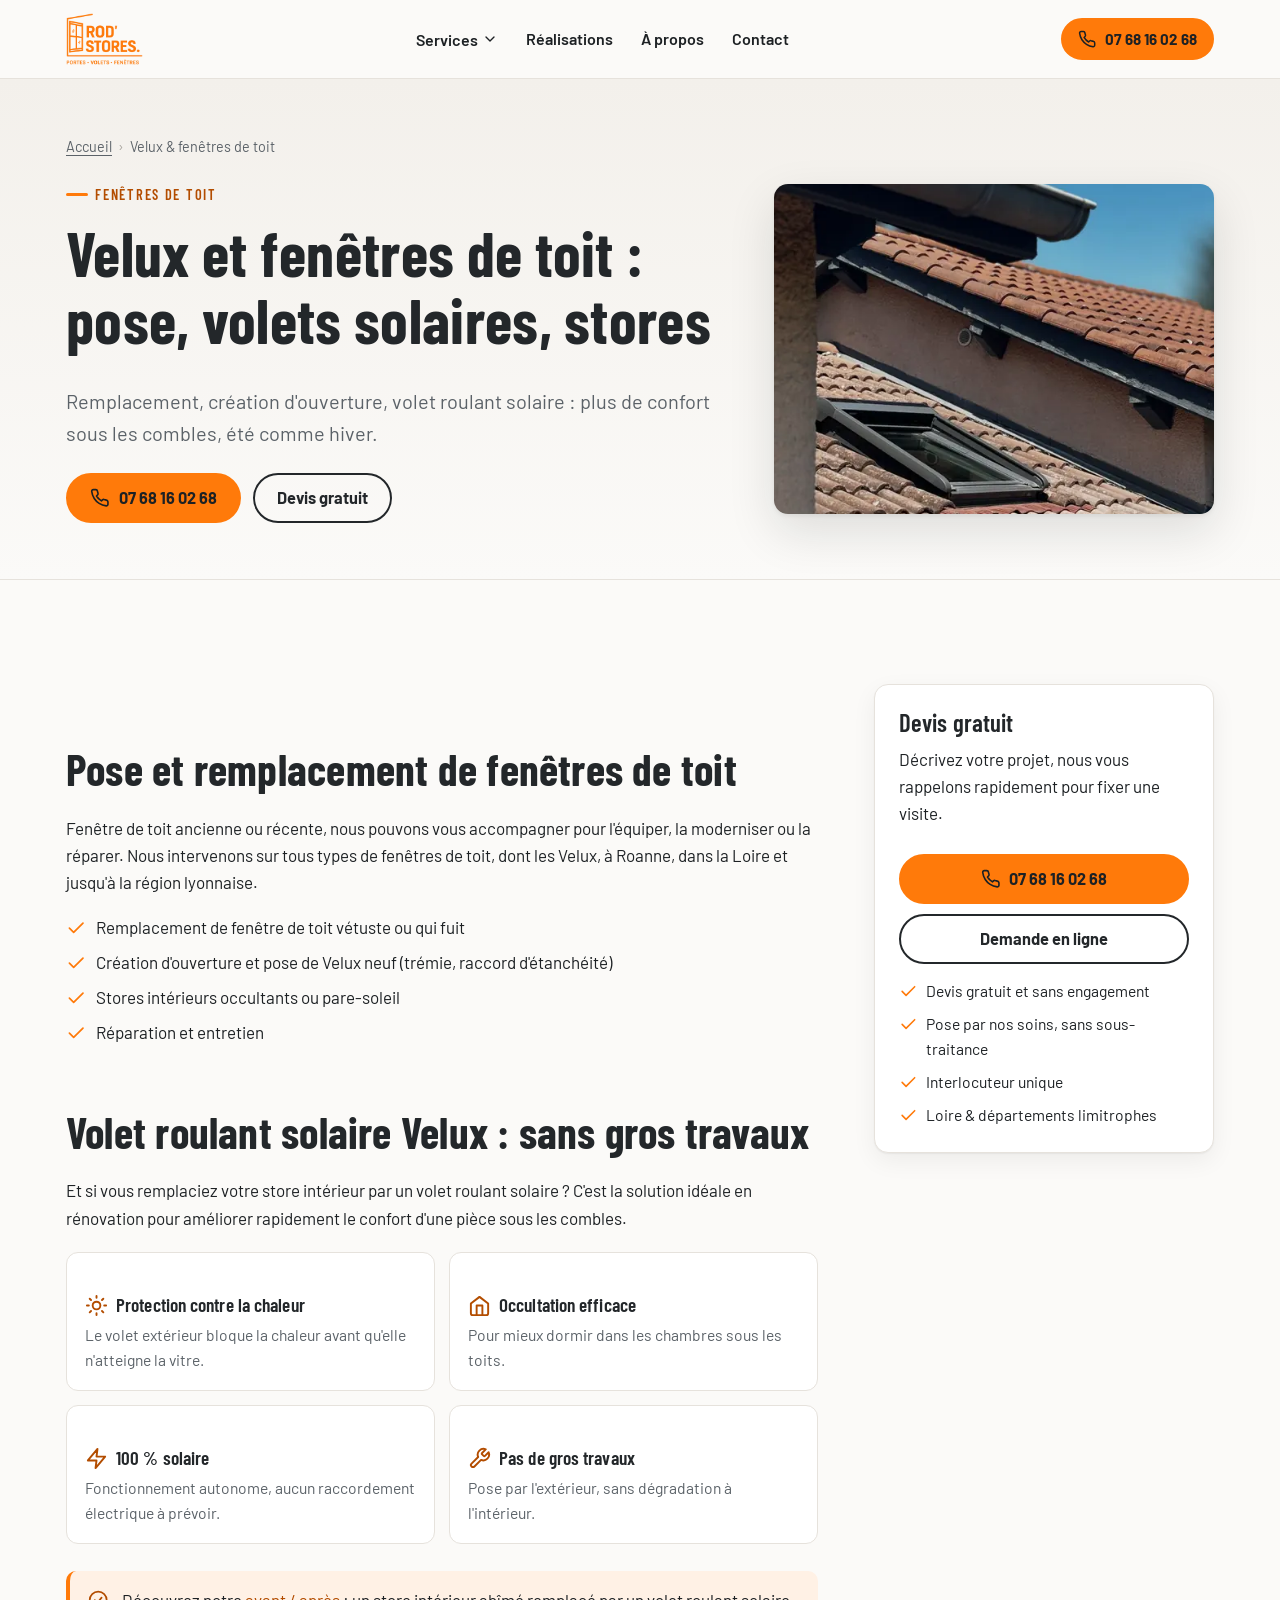
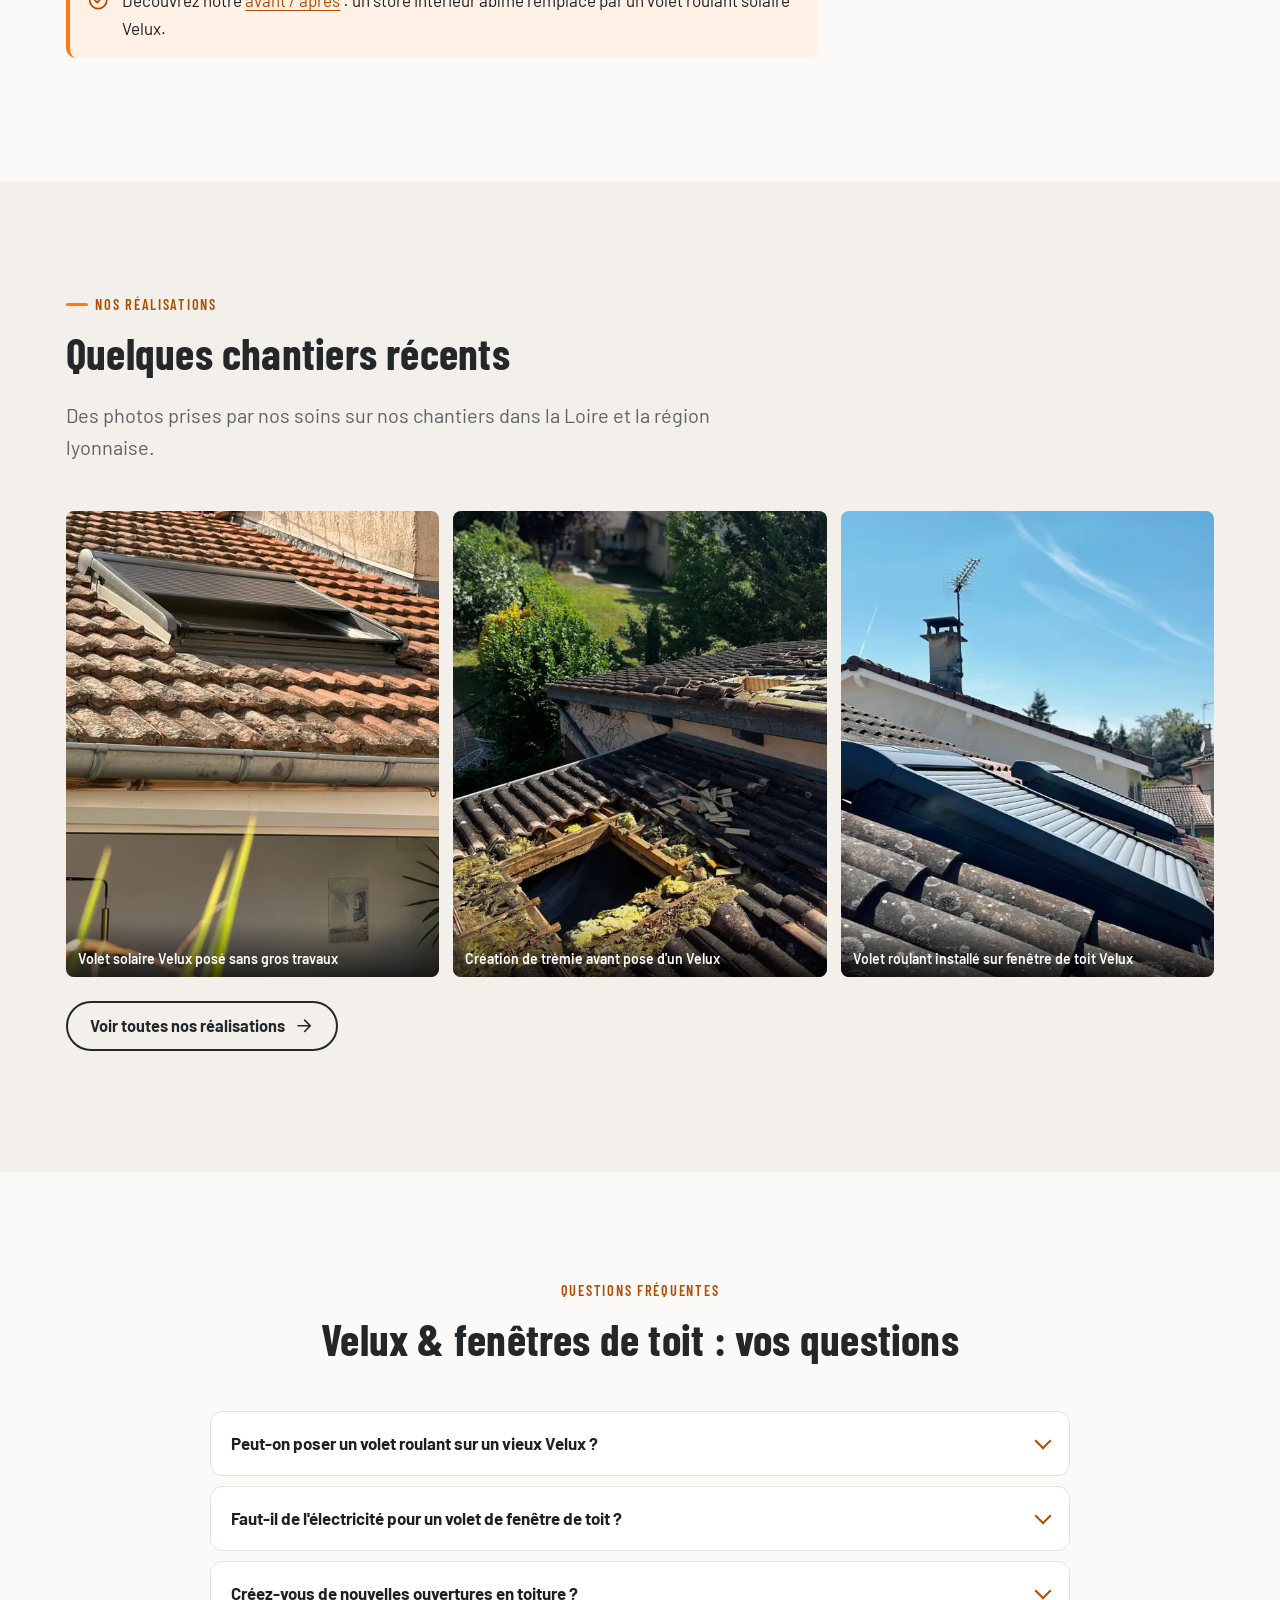
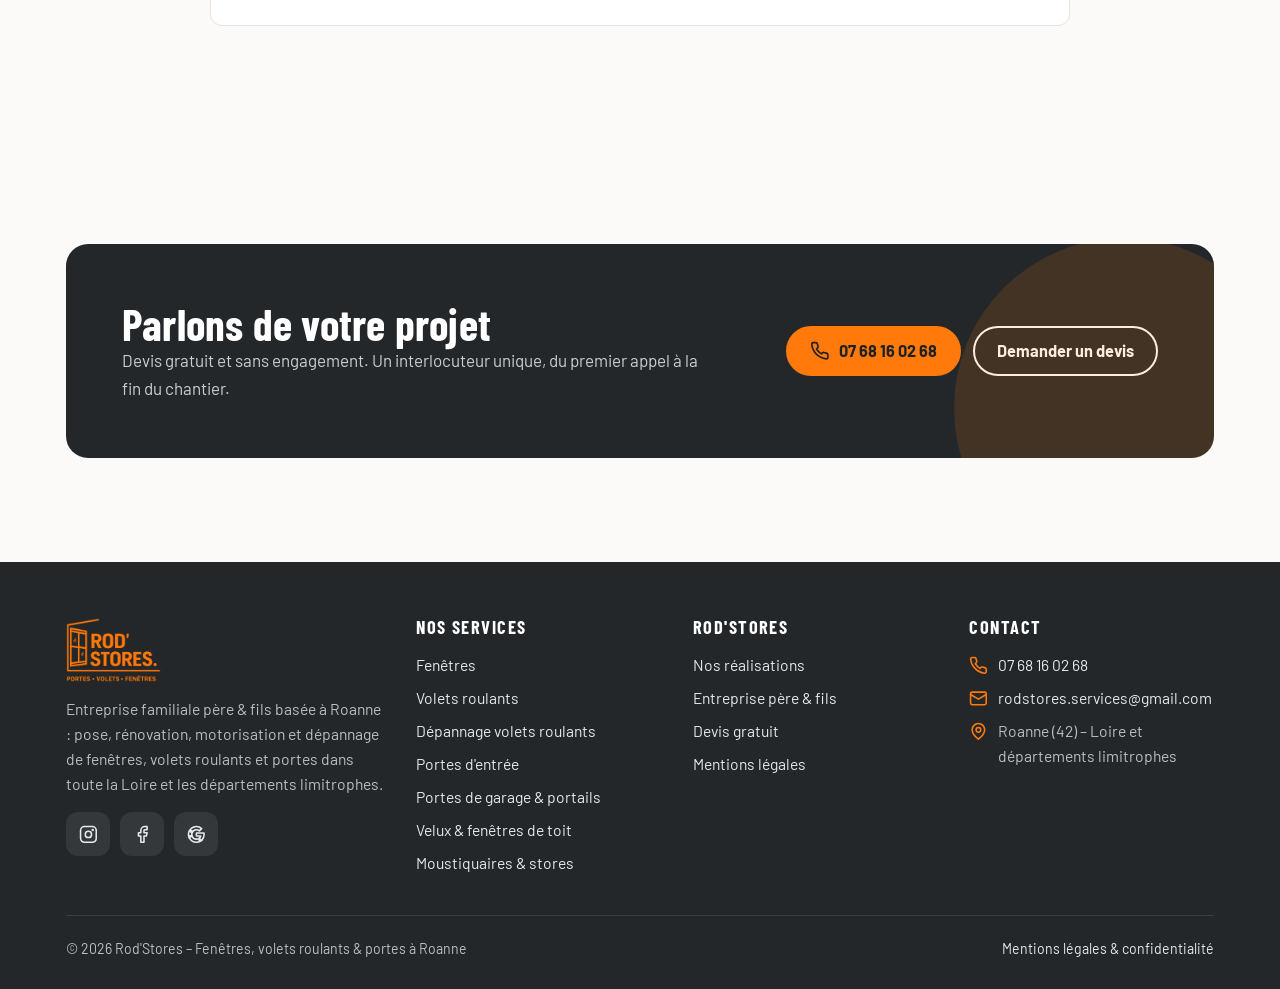
<file: docs/velux-fenetres-de-toit/index.html>
<!doctype html>
<html lang="fr">
<head>
<meta charset="utf-8">
<meta name="viewport" content="width=device-width, initial-scale=1, viewport-fit=cover">
<title>Velux &amp; fenêtres de toit à Roanne | Rod&#x27;Stores</title>
<meta name="description" content="Pose et remplacement de fenêtres de toit Velux, volets roulants solaires et stores à Roanne, dans la Loire et près de Lyon. Sans gros travaux, devis gratuit.">
<meta name="robots" content="index, follow, max-image-preview:large">
<link rel="canonical" href="https://rodstores.fr/velux-fenetres-de-toit/">
<meta name="theme-color" content="#ff7a0a">
<meta name="geo.region" content="FR-42">
<meta name="geo.placename" content="Roanne">
<meta property="og:type" content="website">
<meta property="og:locale" content="fr_FR">
<meta property="og:site_name" content="Rod'Stores">
<meta property="og:title" content="Velux &amp; fenêtres de toit à Roanne | Rod&#x27;Stores">
<meta property="og:description" content="Pose et remplacement de fenêtres de toit Velux, volets roulants solaires et stores à Roanne, dans la Loire et près de Lyon. Sans gros travaux, devis gratuit.">
<meta property="og:url" content="https://rodstores.fr/velux-fenetres-de-toit/">
<meta property="og:image" content="https://rodstores.fr/img/og-rodstores.jpg">
<meta name="twitter:card" content="summary_large_image">
<link rel="icon" href="../favicon.svg" type="image/svg+xml">
<link rel="apple-touch-icon" href="../img/apple-touch-icon.png">
<link rel="manifest" href="../site.webmanifest">
<link rel="preconnect" href="https://fonts.googleapis.com">
<link rel="preconnect" href="https://fonts.gstatic.com" crossorigin>
<link rel="stylesheet" href="https://fonts.googleapis.com/css2?family=Barlow+Condensed:wght@600;700&family=Barlow:wght@400;500;600;700&display=swap">
<link rel="stylesheet" href="../css/style.css">
<script type="application/ld+json">{"@context": "https://schema.org", "@type": "HomeAndConstructionBusiness", "@id": "https://rodstores.fr/#entreprise", "name": "Rod'Stores", "alternateName": "Rod'Stores – Menuiseries & dépannage", "description": "Spécialiste fenêtres, volets roulants et portes à Roanne : installation, rénovation, motorisation et dépannage. Entreprise familiale père & fils, devis gratuit, sans sous-traitance.", "url": "https://rodstores.fr/", "logo": "https://rodstores.fr/img/logo.png", "image": "https://rodstores.fr/img/og-rodstores.jpg", "telephone": "+33768160268", "email": "rodstores.services@gmail.com", "address": {"@type": "PostalAddress", "addressLocality": "Roanne", "postalCode": "42300", "addressRegion": "Auvergne-Rhône-Alpes", "addressCountry": "FR"}, "areaServed": [{"@type": "City", "name": "Roanne"}, {"@type": "City", "name": "Riorges"}, {"@type": "City", "name": "Charlieu"}, {"@type": "City", "name": "Feurs"}, {"@type": "City", "name": "Montbrison"}, {"@type": "City", "name": "Balbigny"}, {"@type": "City", "name": "Saint-Just-en-Chevalet"}, {"@type": "City", "name": "Saint-Étienne"}, {"@type": "City", "name": "Lyon"}, {"@type": "City", "name": "Vichy"}, {"@type": "AdministrativeArea", "name": "Loire"}], "sameAs": ["https://www.instagram.com/rod.stores/", "https://www.facebook.com/profile.php?id=61587493753974"], "knowsAbout": ["Fenêtres PVC", "Fenêtres aluminium", "Volets roulants", "Motorisation de volets roulants", "Dépannage de volets roulants", "Portes d'entrée", "Portes de garage", "Portails", "Velux", "Moustiquaires", "Stores"], "hasOfferCatalog": {"@type": "OfferCatalog", "name": "Services Rod'Stores", "itemListElement": [{"@type": "Offer", "itemOffered": {"@type": "Service", "name": "Fenêtres", "url": "https://rodstores.fr/fenetres/"}}, {"@type": "Offer", "itemOffered": {"@type": "Service", "name": "Volets roulants", "url": "https://rodstores.fr/volets-roulants/"}}, {"@type": "Offer", "itemOffered": {"@type": "Service", "name": "Dépannage volets roulants", "url": "https://rodstores.fr/depannage-volets-roulants/"}}, {"@type": "Offer", "itemOffered": {"@type": "Service", "name": "Portes d'entrée", "url": "https://rodstores.fr/porte/"}}, {"@type": "Offer", "itemOffered": {"@type": "Service", "name": "Portes de garage & portails", "url": "https://rodstores.fr/portes-de-garage/"}}, {"@type": "Offer", "itemOffered": {"@type": "Service", "name": "Velux & fenêtres de toit", "url": "https://rodstores.fr/velux-fenetres-de-toit/"}}, {"@type": "Offer", "itemOffered": {"@type": "Service", "name": "Moustiquaires & stores", "url": "https://rodstores.fr/moustiquaires/"}}]}}</script>
<script type="application/ld+json">{"@context": "https://schema.org", "@type": "BreadcrumbList", "itemListElement": [{"@type": "ListItem", "position": 1, "name": "Velux & fenêtres de toit", "item": "https://rodstores.fr/velux-fenetres-de-toit/"}]}</script>
<script type="application/ld+json">{"@context": "https://schema.org", "@type": "FAQPage", "mainEntity": [{"@type": "Question", "name": "Peut-on poser un volet roulant sur un vieux Velux ?", "acceptedAnswer": {"@type": "Answer", "text": "Souvent oui : ancien ou récent, votre Velux peut généralement être équipé. Nous vérifions la compatibilité et vous conseillons la solution adaptée."}}, {"@type": "Question", "name": "Faut-il de l'électricité pour un volet de fenêtre de toit ?", "acceptedAnswer": {"@type": "Answer", "text": "Non avec un volet solaire : il fonctionne en autonomie grâce à son panneau et sa batterie."}}, {"@type": "Question", "name": "Créez-vous de nouvelles ouvertures en toiture ?", "acceptedAnswer": {"@type": "Answer", "text": "Oui, nous réalisons la trémie, posons la fenêtre de toit et son raccord d'étanchéité adapté à votre couverture."}}]}</script>
<script type="application/ld+json">{"@context": "https://schema.org", "@type": "Service", "name": "Velux & fenêtres de toit", "serviceType": "Velux & fenêtres de toit", "provider": {"@id": "https://rodstores.fr/#entreprise"}, "areaServed": [{"@type": "City", "name": "Roanne"}, {"@type": "City", "name": "Saint-Étienne"}, {"@type": "City", "name": "Lyon"}, {"@type": "City", "name": "Vichy"}, {"@type": "City", "name": "Montbrison"}], "url": "https://rodstores.fr/velux-fenetres-de-toit/"}</script>
</head>
<body>
<svg width="0" height="0" style="position:absolute" aria-hidden="true"><symbol id="i-phone" viewBox="0 0 24 24"><path d="M22 16.9v3a2 2 0 0 1-2.2 2 19.8 19.8 0 0 1-8.6-3.1 19.5 19.5 0 0 1-6-6A19.8 19.8 0 0 1 2.1 4.2 2 2 0 0 1 4.1 2h3a2 2 0 0 1 2 1.7c.1.9.4 1.8.7 2.7a2 2 0 0 1-.5 2.1L8 9.8a16 16 0 0 0 6 6l1.3-1.3a2 2 0 0 1 2.1-.4c.9.3 1.8.6 2.7.7a2 2 0 0 1 1.7 2z"/></symbol><symbol id="i-mail" viewBox="0 0 24 24"><rect x="2" y="4" width="20" height="16" rx="2"/><path d="m22 7-10 6L2 7"/></symbol><symbol id="i-check" viewBox="0 0 24 24"><path d="M20 6 9 17l-5-5"/></symbol><symbol id="i-check-circle" viewBox="0 0 24 24"><circle cx="12" cy="12" r="10"/><path d="m8 12 3 3 5-6"/></symbol><symbol id="i-shield" viewBox="0 0 24 24"><path d="M12 22s8-4 8-10V5l-8-3-8 3v7c0 6 8 10 8 10z"/><path d="m9 12 2 2 4-4"/></symbol><symbol id="i-users" viewBox="0 0 24 24"><path d="M16 21v-2a4 4 0 0 0-4-4H6a4 4 0 0 0-4 4v2"/><circle cx="9" cy="7" r="4"/><path d="M22 21v-2a4 4 0 0 0-3-3.9M16 3.1a4 4 0 0 1 0 7.8"/></symbol><symbol id="i-wrench" viewBox="0 0 24 24"><path d="M14.7 6.3a1 1 0 0 0 0 1.4l1.6 1.6a1 1 0 0 0 1.4 0l3.8-3.8a6 6 0 0 1-7.9 7.9l-6.9 6.9a2.1 2.1 0 0 1-3-3l6.9-6.9a6 6 0 0 1 7.9-7.9z"/></symbol><symbol id="i-clock" viewBox="0 0 24 24"><circle cx="12" cy="12" r="10"/><path d="M12 6v6l4 2"/></symbol><symbol id="i-pin" viewBox="0 0 24 24"><path d="M20 10c0 6-8 12-8 12S4 16 4 10a8 8 0 0 1 16 0z"/><circle cx="12" cy="10" r="3"/></symbol><symbol id="i-star" viewBox="0 0 24 24"><path d="m12 2 3.1 6.3 6.9 1-5 4.9 1.2 6.8L12 17.8 5.8 21l1.2-6.8-5-4.9 6.9-1z"/></symbol><symbol id="i-arrow" viewBox="0 0 24 24"><path d="M5 12h14M13 5l7 7-7 7"/></symbol><symbol id="i-chevron" viewBox="0 0 24 24"><path d="m6 9 6 6 6-6"/></symbol><symbol id="i-menu" viewBox="0 0 24 24"><path d="M3 6h18M3 12h18M3 18h18"/></symbol><symbol id="i-x" viewBox="0 0 24 24"><path d="M18 6 6 18M6 6l12 12"/></symbol><symbol id="i-left" viewBox="0 0 24 24"><path d="m15 18-6-6 6-6"/></symbol><symbol id="i-right" viewBox="0 0 24 24"><path d="m9 18 6-6-6-6"/></symbol><symbol id="i-file" viewBox="0 0 24 24"><path d="M14 2H6a2 2 0 0 0-2 2v16a2 2 0 0 0 2 2h12a2 2 0 0 0 2-2V8z"/><path d="M14 2v6h6M9 13h6M9 17h6"/></symbol><symbol id="i-home" viewBox="0 0 24 24"><path d="m3 10 9-7 9 7v10a2 2 0 0 1-2 2H5a2 2 0 0 1-2-2z"/><path d="M9 22V12h6v10"/></symbol><symbol id="i-sun" viewBox="0 0 24 24"><circle cx="12" cy="12" r="4"/><path d="M12 2v2M12 20v2M4.9 4.9l1.4 1.4M17.7 17.7l1.4 1.4M2 12h2M20 12h2M4.9 19.1l1.4-1.4M17.7 6.3l1.4-1.4"/></symbol><symbol id="i-thermo" viewBox="0 0 24 24"><path d="M14 14.8V4a2 2 0 0 0-4 0v10.8a4 4 0 1 0 4 0z"/></symbol><symbol id="i-lock" viewBox="0 0 24 24"><rect x="3" y="11" width="18" height="11" rx="2"/><path d="M7 11V7a5 5 0 0 1 10 0v4"/></symbol><symbol id="i-zap" viewBox="0 0 24 24"><path d="M13 2 3 14h9l-1 8 10-12h-9z"/></symbol><symbol id="i-volume" viewBox="0 0 24 24"><path d="M11 5 6 9H2v6h4l5 4z"/><path d="M15.5 8.5a5 5 0 0 1 0 7M19 5a10 10 0 0 1 0 14"/></symbol><symbol id="i-ruler" viewBox="0 0 24 24"><path d="M21.3 15.3 8.7 2.7a1 1 0 0 0-1.4 0L2.7 7.3a1 1 0 0 0 0 1.4l12.6 12.6a1 1 0 0 0 1.4 0l4.6-4.6a1 1 0 0 0 0-1.4zM7.5 10.5l2-2M10.5 13.5l2-2M13.5 16.5l2-2"/></symbol><symbol id="i-instagram" viewBox="0 0 24 24"><rect x="2" y="2" width="20" height="20" rx="5"/><circle cx="12" cy="12" r="4"/><circle cx="17.5" cy="6.5" r=".6" fill="currentColor"/></symbol><symbol id="i-facebook" viewBox="0 0 24 24"><path d="M18 2h-3a5 5 0 0 0-5 5v3H7v4h3v8h4v-8h3l1-4h-4V7a1 1 0 0 1 1-1h3z"/></symbol><symbol id="i-google" viewBox="0 0 24 24"><path d="M21.8 12.2c0-.7-.1-1.4-.2-2H12v3.8h5.5a4.7 4.7 0 0 1-2 3.1v2.6h3.3c1.9-1.8 3-4.4 3-7.5z"/><path d="M12 22c2.7 0 5-.9 6.7-2.4l-3.3-2.6c-.9.6-2 1-3.4 1-2.6 0-4.8-1.8-5.6-4.1H3v2.6A10 10 0 0 0 12 22z"/><path d="M6.4 13.9a6 6 0 0 1 0-3.8V7.5H3a10 10 0 0 0 0 9z"/><path d="M12 6c1.5 0 2.8.5 3.8 1.5l2.9-2.9A10 10 0 0 0 3 7.5l3.4 2.6C7.2 7.8 9.4 6 12 6z"/></symbol><symbol id="i-message" viewBox="0 0 24 24"><path d="M21 15a2 2 0 0 1-2 2H7l-4 4V5a2 2 0 0 1 2-2h14a2 2 0 0 1 2 2z"/></symbol></svg>
<a class="skip" href="#contenu">Aller au contenu</a>
<header class="site-header">
  <div class="wrap header-in">
    <a class="brand" href="../" aria-label="Rod'Stores – accueil">
      <img src="../img/logo.webp" width="480" height="323" alt="Rod'Stores – portes, volets, fenêtres">
    </a>
    <nav class="nav" aria-label="Navigation principale"><ul><li class="has-sub"><button type="button" aria-haspopup="true">Services <svg class="icon" aria-hidden="true" viewBox="0 0 24 24"><use href="#i-chevron"/></svg></button><ul class="submenu"><li><a href="../fenetres/">Fenêtres</a></li><li><a href="../volets-roulants/">Volets roulants</a></li><li><a href="../depannage-volets-roulants/">Dépannage volets roulants</a></li><li><a href="../porte/">Portes d&#x27;entrée</a></li><li><a href="../portes-de-garage/">Portes de garage &amp; portails</a></li><li><a href="../velux-fenetres-de-toit/" aria-current="page">Velux &amp; fenêtres de toit</a></li><li><a href="../moustiquaires/">Moustiquaires &amp; stores</a></li></ul></li><li><a href="../nos-realisations/">Réalisations</a></li><li><a href="../a-propos/">À propos</a></li><li><a href="../contact/">Contact</a></li></ul></nav>
    <a class="btn btn--sm header-cta" href="tel:+33768160268"><svg class="icon" aria-hidden="true" viewBox="0 0 24 24"><use href="#i-phone"/></svg> 07 68 16 02 68</a>
    <button class="burger" type="button" aria-label="Menu" aria-expanded="false" aria-controls="menu-mobile">
      <svg class="icon i-menu" aria-hidden="true" viewBox="0 0 24 24"><use href="#i-menu"/></svg><svg class="icon i-close" aria-hidden="true" viewBox="0 0 24 24"><use href="#i-x"/></svg>
    </button>
  </div>
</header>
<div class="mobile-menu" id="menu-mobile">
  <ul><li><a href="../#services">Services</a></li><li class="sub"><a href="../fenetres/">Fenêtres</a></li><li class="sub"><a href="../volets-roulants/">Volets roulants</a></li><li class="sub"><a href="../depannage-volets-roulants/">Dépannage volets roulants</a></li><li class="sub"><a href="../porte/">Portes d&#x27;entrée</a></li><li class="sub"><a href="../portes-de-garage/">Portes de garage &amp; portails</a></li><li class="sub"><a href="../velux-fenetres-de-toit/">Velux &amp; fenêtres de toit</a></li><li class="sub"><a href="../moustiquaires/">Moustiquaires &amp; stores</a></li><li><a href="../nos-realisations/">Réalisations <svg class="icon" aria-hidden="true" viewBox="0 0 24 24"><use href="#i-right"/></svg></a></li><li><a href="../a-propos/">À propos <svg class="icon" aria-hidden="true" viewBox="0 0 24 24"><use href="#i-right"/></svg></a></li><li><a href="../contact/">Contact <svg class="icon" aria-hidden="true" viewBox="0 0 24 24"><use href="#i-right"/></svg></a></li></ul>
  <a class="btn" href="tel:+33768160268"><svg class="icon" aria-hidden="true" viewBox="0 0 24 24"><use href="#i-phone"/></svg> Appeler le 07 68 16 02 68</a>
</div>
<main id="contenu">
<section class="page-hero">
  <div class="wrap">
    <nav class="crumbs" aria-label="Fil d'Ariane"><ol><li><a href="../">Accueil</a></li><li><span aria-current="page">Velux &amp; fenêtres de toit</span></li></ol></nav>
    <div class="page-hero-grid">
      <div>
        <p class="eyebrow">Fenêtres de toit</p>
        <h1>Velux et fenêtres de toit : pose, volets solaires, stores</h1>
        <p class="lead">Remplacement, création d'ouverture, volet roulant solaire : plus de confort sous les combles, été comme hiver.</p>
        <div class="btn-row">
          <a class="btn" href="tel:+33768160268"><svg class="icon" aria-hidden="true" viewBox="0 0 24 24"><use href="#i-phone"/></svg> 07 68 16 02 68</a>
          <a class="btn btn--ghost" href="../contact/">Devis gratuit</a>
        </div>
        
      </div>
      <div class="page-hero-media"><img src="../img/craponne-velux-540.webp" srcset="../img/craponne-velux-540.webp 540w, ../img/craponne-velux-1080.webp 1080w" sizes="(min-width: 900px) 440px, 100vw" width="1080" height="1350" alt="Fenêtre de toit Velux posée en toiture par Rod&#x27;Stores" fetchpriority="high" decoding="async"></div>
    </div>
  </div>
</section>
<section class="section">
  <div class="wrap content-grid">
    <div class="prose">
<h2>Pose et remplacement de fenêtres de toit</h2>
<p>Fenêtre de toit ancienne ou récente, nous pouvons vous accompagner pour l'équiper, la moderniser ou la réparer. Nous intervenons sur tous types de fenêtres de toit, dont les Velux, à Roanne, dans la Loire et jusqu'à la région lyonnaise.</p>
<ul class="checklist">
  <li><svg class="icon" aria-hidden="true" viewBox="0 0 24 24"><use href="#i-check"/></svg> Remplacement de fenêtre de toit vétuste ou qui fuit</li>
  <li><svg class="icon" aria-hidden="true" viewBox="0 0 24 24"><use href="#i-check"/></svg> Création d'ouverture et pose de Velux neuf (trémie, raccord d'étanchéité)</li>
  <li><svg class="icon" aria-hidden="true" viewBox="0 0 24 24"><use href="#i-check"/></svg> Stores intérieurs occultants ou pare-soleil</li>
  <li><svg class="icon" aria-hidden="true" viewBox="0 0 24 24"><use href="#i-check"/></svg> Réparation et entretien</li>
</ul>
<h2>Volet roulant solaire Velux : sans gros travaux</h2>
<p>Et si vous remplaciez votre store intérieur par un volet roulant solaire ? C'est la solution idéale en rénovation pour améliorer rapidement le confort d'une pièce sous les combles.</p>
<div class="feature-list"><div class="feature"><h3><svg class="icon" aria-hidden="true" viewBox="0 0 24 24"><use href="#i-sun"/></svg> Protection contre la chaleur</h3><p>Le volet extérieur bloque la chaleur avant qu'elle n'atteigne la vitre.</p></div><div class="feature"><h3><svg class="icon" aria-hidden="true" viewBox="0 0 24 24"><use href="#i-home"/></svg> Occultation efficace</h3><p>Pour mieux dormir dans les chambres sous les toits.</p></div><div class="feature"><h3><svg class="icon" aria-hidden="true" viewBox="0 0 24 24"><use href="#i-zap"/></svg> 100 % solaire</h3><p>Fonctionnement autonome, aucun raccordement électrique à prévoir.</p></div><div class="feature"><h3><svg class="icon" aria-hidden="true" viewBox="0 0 24 24"><use href="#i-wrench"/></svg> Pas de gros travaux</h3><p>Pose par l'extérieur, sans dégradation à l'intérieur.</p></div></div>
<div class="alert"><svg class="icon" aria-hidden="true" viewBox="0 0 24 24"><use href="#i-check-circle"/></svg><p>Découvrez notre <a href="../nos-realisations/">avant / après</a> : un store intérieur abîmé remplacé par un volet roulant solaire Velux.</p></div>
</div>
    <aside class="aside-sticky">
  <div class="aside-card">
    <h3>Devis gratuit</h3>
    <p>Décrivez votre projet, nous vous rappelons rapidement pour fixer une visite.</p>
    <a class="btn" href="tel:+33768160268"><svg class="icon" aria-hidden="true" viewBox="0 0 24 24"><use href="#i-phone"/></svg> 07 68 16 02 68</a>
    <a class="btn btn--ghost" href="../contact/">Demande en ligne</a>
    <ul>
      <li><svg class="icon" aria-hidden="true" viewBox="0 0 24 24"><use href="#i-check"/></svg> Devis gratuit et sans engagement</li>
      <li><svg class="icon" aria-hidden="true" viewBox="0 0 24 24"><use href="#i-check"/></svg> Pose par nos soins, sans sous-traitance</li>
      <li><svg class="icon" aria-hidden="true" viewBox="0 0 24 24"><use href="#i-check"/></svg> Interlocuteur unique</li>
      <li><svg class="icon" aria-hidden="true" viewBox="0 0 24 24"><use href="#i-check"/></svg> Loire &amp; départements limitrophes</li>
    </ul>
  </div>
</aside>
  </div>
</section>
<section class="section section--tint">
  <div class="wrap">
    <div class="section-head"><p class="eyebrow">Nos réalisations</p><h2>Quelques chantiers récents</h2>
    <p class="lead">Des photos prises par nos soins sur nos chantiers dans la Loire et la région lyonnaise.</p></div>
    <div class="gallery"><figure class="g-item reveal" data-cat="">
  <button type="button" data-full="../img/velux-toiture-1080.webp" data-caption="Volet solaire Velux posé sans gros travaux" aria-label="Agrandir : Volet solaire Velux posé sans gros travaux">
    <img src="../img/velux-toiture-540.webp" srcset="../img/velux-toiture-540.webp 540w, ../img/velux-toiture-1080.webp 1080w" sizes="(min-width: 1100px) 280px, (min-width: 700px) 33vw, 50vw" width="1080" height="1350" alt="Volet solaire Velux posé sans gros travaux" loading="lazy" decoding="async">
  </button>
  <figcaption>Volet solaire Velux posé sans gros travaux</figcaption>
</figure><figure class="g-item reveal" data-cat="">
  <button type="button" data-full="../img/craponne-tremie-1080.webp" data-caption="Création de trémie avant pose d&#x27;un Velux" aria-label="Agrandir : Création de trémie avant pose d&#x27;un Velux">
    <img src="../img/craponne-tremie-540.webp" srcset="../img/craponne-tremie-540.webp 540w, ../img/craponne-tremie-1080.webp 1080w" sizes="(min-width: 1100px) 280px, (min-width: 700px) 33vw, 50vw" width="1080" height="1350" alt="Création de trémie avant pose d&#x27;un Velux" loading="lazy" decoding="async">
  </button>
  <figcaption>Création de trémie avant pose d&#x27;un Velux</figcaption>
</figure><figure class="g-item reveal" data-cat="">
  <button type="button" data-full="../img/craponne-volet-velux-1080.webp" data-caption="Volet roulant installé sur fenêtre de toit Velux" aria-label="Agrandir : Volet roulant installé sur fenêtre de toit Velux">
    <img src="../img/craponne-volet-velux-540.webp" srcset="../img/craponne-volet-velux-540.webp 540w, ../img/craponne-volet-velux-1080.webp 1080w" sizes="(min-width: 1100px) 280px, (min-width: 700px) 33vw, 50vw" width="1080" height="1350" alt="Volet roulant installé sur fenêtre de toit Velux" loading="lazy" decoding="async">
  </button>
  <figcaption>Volet roulant installé sur fenêtre de toit Velux</figcaption>
</figure></div>
    <p style="margin-top:24px"><a class="btn btn--ghost" href="../nos-realisations/">Voir toutes nos réalisations <svg class="icon" aria-hidden="true" viewBox="0 0 24 24"><use href="#i-arrow"/></svg></a></p>
  </div>
</section>
<section class="section">
  <div class="wrap">
    <div class="section-head section-head--center"><p class="eyebrow">Questions fréquentes</p><h2>Velux &amp; fenêtres de toit : vos questions</h2></div>
    <div class="faq"><details><summary>Peut-on poser un volet roulant sur un vieux Velux ?</summary><div><p>Souvent oui : ancien ou récent, votre Velux peut généralement être équipé. Nous vérifions la compatibilité et vous conseillons la solution adaptée.</p></div></details><details><summary>Faut-il de l&#x27;électricité pour un volet de fenêtre de toit ?</summary><div><p>Non avec un volet solaire : il fonctionne en autonomie grâce à son panneau et sa batterie.</p></div></details><details><summary>Créez-vous de nouvelles ouvertures en toiture ?</summary><div><p>Oui, nous réalisons la trémie, posons la fenêtre de toit et son raccord d'étanchéité adapté à votre couverture.</p></div></details></div>
  </div>
</section>
<section class="section" aria-label="Demande de devis">
  <div class="wrap">
    <div class="cta-band reveal">
      <div><h2>Parlons de votre projet</h2><p>Devis gratuit et sans engagement. Un interlocuteur unique, du premier appel à la fin du chantier.</p></div>
      <div class="btn-row">
        <a class="btn" href="tel:+33768160268"><svg class="icon" aria-hidden="true" viewBox="0 0 24 24"><use href="#i-phone"/></svg> 07 68 16 02 68</a>
        <a class="btn btn--ghost" href="../contact/">Demander un devis</a>
      </div>
    </div>
  </div>
</section>
</main>
<footer class="site-footer">
  <div class="wrap">
    <div class="footer-grid">
      <div class="footer-brand">
        <img src="../img/logo.webp" width="480" height="323" alt="Rod'Stores" loading="lazy">
        <p>Entreprise familiale père &amp; fils basée à Roanne : pose, rénovation, motorisation et dépannage de fenêtres, volets roulants et portes dans toute la Loire et les départements limitrophes.</p>
        <div class="socials">
          <a href="https://www.instagram.com/rod.stores/" rel="noopener" target="_blank" aria-label="Instagram Rod'Stores"><svg class="icon" aria-hidden="true" viewBox="0 0 24 24"><use href="#i-instagram"/></svg></a>
          <a href="https://www.facebook.com/profile.php?id=61587493753974" rel="noopener" target="_blank" aria-label="Facebook Rod'Stores"><svg class="icon" aria-hidden="true" viewBox="0 0 24 24"><use href="#i-facebook"/></svg></a>
          <a href="https://share.google/G2dC7RXC4SZobGMtx" rel="noopener" target="_blank" aria-label="Avis Google Rod'Stores"><svg class="icon" aria-hidden="true" viewBox="0 0 24 24"><use href="#i-google"/></svg></a>
        </div>
      </div>
      <div>
        <h2>Nos services</h2>
        <ul><li><a href="../fenetres/">Fenêtres</a></li><li><a href="../volets-roulants/">Volets roulants</a></li><li><a href="../depannage-volets-roulants/">Dépannage volets roulants</a></li><li><a href="../porte/">Portes d&#x27;entrée</a></li><li><a href="../portes-de-garage/">Portes de garage &amp; portails</a></li><li><a href="../velux-fenetres-de-toit/">Velux &amp; fenêtres de toit</a></li><li><a href="../moustiquaires/">Moustiquaires &amp; stores</a></li></ul>
      </div>
      <div>
        <h2>Rod'Stores</h2>
        <ul>
          <li><a href="../nos-realisations/">Nos réalisations</a></li>
          <li><a href="../a-propos/">Entreprise père &amp; fils</a></li>
          <li><a href="../contact/">Devis gratuit</a></li>
          <li><a href="../mention-legales/">Mentions légales</a></li>
        </ul>
      </div>
      <div>
        <h2>Contact</h2>
        <ul class="nap">
          <li><svg class="icon" aria-hidden="true" viewBox="0 0 24 24"><use href="#i-phone"/></svg><a href="tel:+33768160268">07 68 16 02 68</a></li>
          <li><svg class="icon" aria-hidden="true" viewBox="0 0 24 24"><use href="#i-mail"/></svg><a href="mailto:rodstores.services@gmail.com">rodstores.services@gmail.com</a></li>
          <li><svg class="icon" aria-hidden="true" viewBox="0 0 24 24"><use href="#i-pin"/></svg><span>Roanne (42) – Loire et départements limitrophes</span></li>
        </ul>
      </div>
    </div>
    <div class="footer-bottom">
      <span>© 2026 Rod'Stores – Fenêtres, volets roulants &amp; portes à Roanne</span>
      <span><a href="../mention-legales/">Mentions légales &amp; confidentialité</a></span>
    </div>
  </div>
</footer>
<div class="callbar">
  <a class="btn" href="tel:+33768160268"><svg class="icon" aria-hidden="true" viewBox="0 0 24 24"><use href="#i-phone"/></svg> Appeler</a>
  <a class="btn btn--ghost" href="../contact/"><svg class="icon" aria-hidden="true" viewBox="0 0 24 24"><use href="#i-file"/></svg> Devis gratuit</a>
</div>
<dialog class="lightbox" id="lightbox" aria-label="Photo agrandie">
  <img src="[data-uri]" alt="">
  <p></p>
  <button class="lb-close" type="button" aria-label="Fermer"><svg class="icon" aria-hidden="true" viewBox="0 0 24 24"><use href="#i-x"/></svg></button>
  <button class="lb-nav lb-prev" type="button" aria-label="Photo précédente"><svg class="icon" aria-hidden="true" viewBox="0 0 24 24"><use href="#i-left"/></svg></button>
  <button class="lb-nav lb-next" type="button" aria-label="Photo suivante"><svg class="icon" aria-hidden="true" viewBox="0 0 24 24"><use href="#i-right"/></svg></button>
</dialog>
<script src="../js/main.js" defer></script>
</body>
</html>
</file>
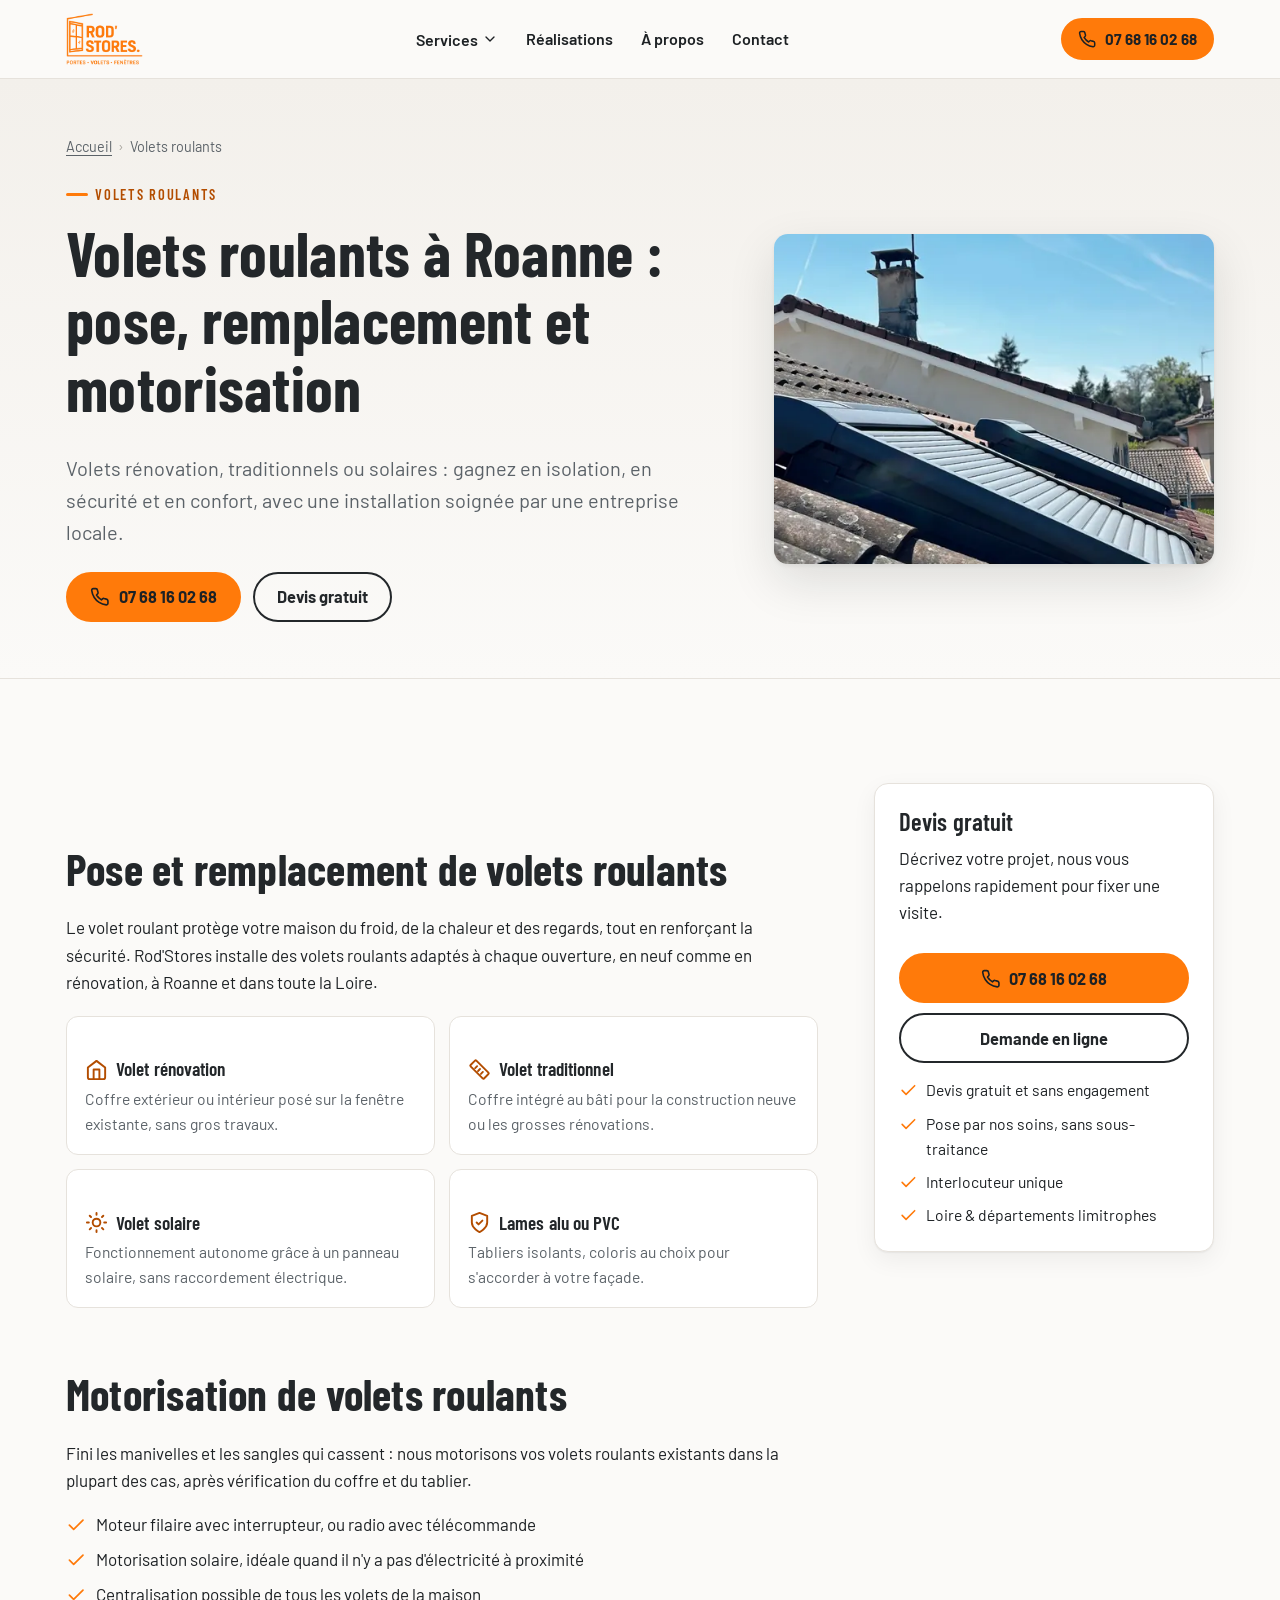
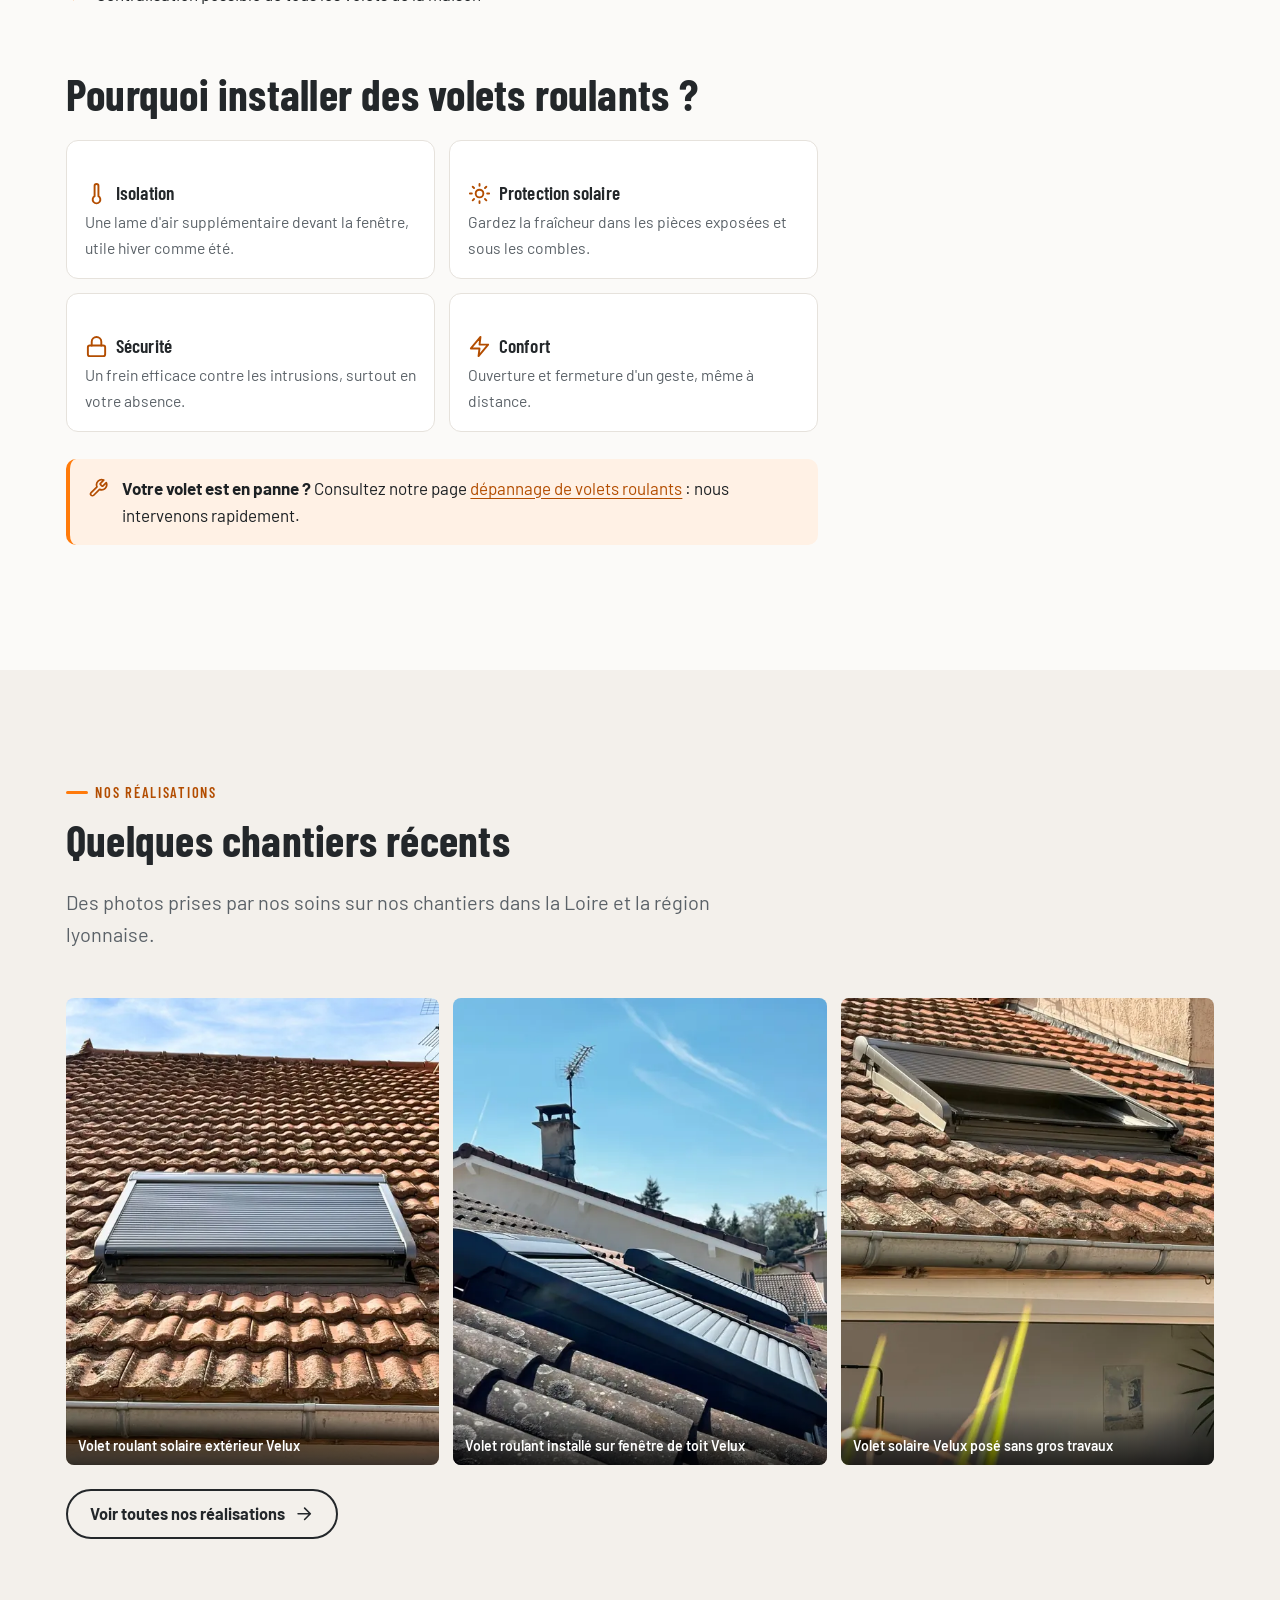
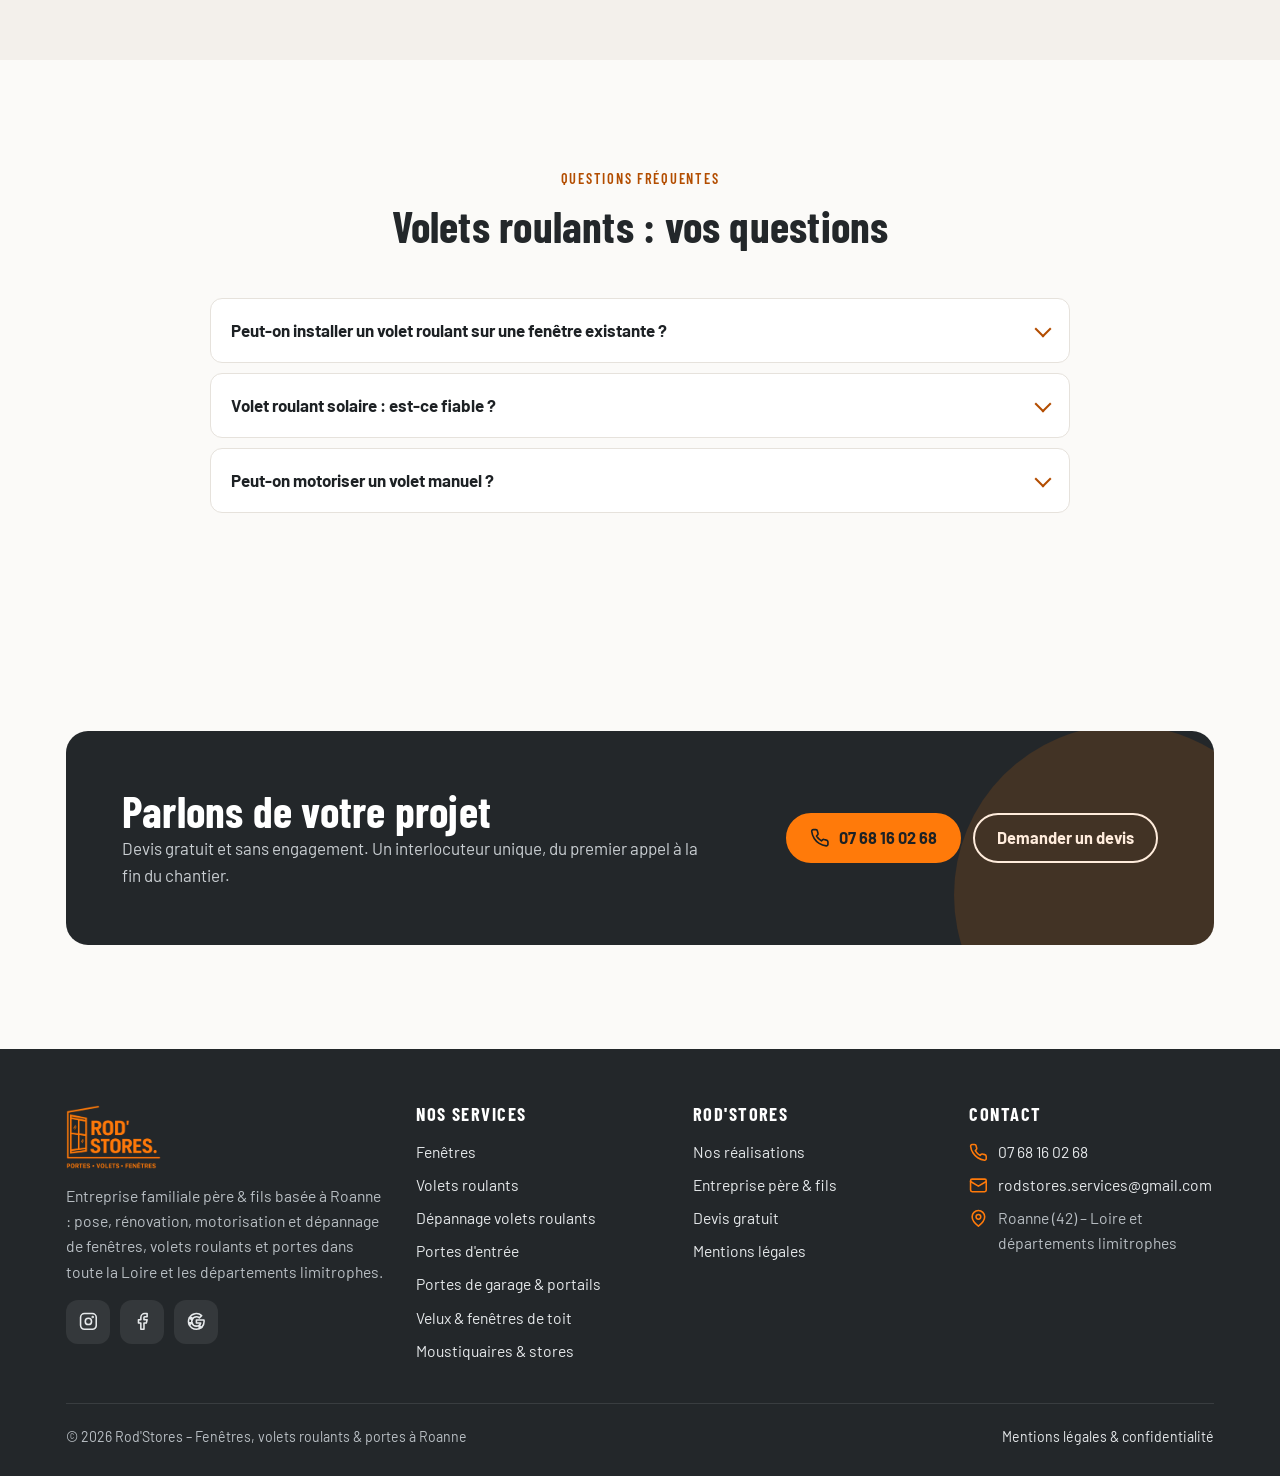
<file: docs/volets-roulants/index.html>
<!doctype html>
<html lang="fr">
<head>
<meta charset="utf-8">
<meta name="viewport" content="width=device-width, initial-scale=1, viewport-fit=cover">
<title>Volets roulants à Roanne – pose &amp; motorisation | Rod&#x27;Stores</title>
<meta name="description" content="Installation, remplacement et motorisation de volets roulants (filaires, radio, solaires) à Roanne et dans la Loire. Pose sans sous-traitance, devis gratuit.">
<meta name="robots" content="index, follow, max-image-preview:large">
<link rel="canonical" href="https://rodstores.fr/volets-roulants/">
<meta name="theme-color" content="#ff7a0a">
<meta name="geo.region" content="FR-42">
<meta name="geo.placename" content="Roanne">
<meta property="og:type" content="website">
<meta property="og:locale" content="fr_FR">
<meta property="og:site_name" content="Rod'Stores">
<meta property="og:title" content="Volets roulants à Roanne – pose &amp; motorisation | Rod&#x27;Stores">
<meta property="og:description" content="Installation, remplacement et motorisation de volets roulants (filaires, radio, solaires) à Roanne et dans la Loire. Pose sans sous-traitance, devis gratuit.">
<meta property="og:url" content="https://rodstores.fr/volets-roulants/">
<meta property="og:image" content="https://rodstores.fr/img/og-rodstores.jpg">
<meta name="twitter:card" content="summary_large_image">
<link rel="icon" href="../favicon.svg" type="image/svg+xml">
<link rel="apple-touch-icon" href="../img/apple-touch-icon.png">
<link rel="manifest" href="../site.webmanifest">
<link rel="preconnect" href="https://fonts.googleapis.com">
<link rel="preconnect" href="https://fonts.gstatic.com" crossorigin>
<link rel="stylesheet" href="https://fonts.googleapis.com/css2?family=Barlow+Condensed:wght@600;700&family=Barlow:wght@400;500;600;700&display=swap">
<link rel="stylesheet" href="../css/style.css">
<script type="application/ld+json">{"@context": "https://schema.org", "@type": "HomeAndConstructionBusiness", "@id": "https://rodstores.fr/#entreprise", "name": "Rod'Stores", "alternateName": "Rod'Stores – Menuiseries & dépannage", "description": "Spécialiste fenêtres, volets roulants et portes à Roanne : installation, rénovation, motorisation et dépannage. Entreprise familiale père & fils, devis gratuit, sans sous-traitance.", "url": "https://rodstores.fr/", "logo": "https://rodstores.fr/img/logo.png", "image": "https://rodstores.fr/img/og-rodstores.jpg", "telephone": "+33768160268", "email": "rodstores.services@gmail.com", "address": {"@type": "PostalAddress", "addressLocality": "Roanne", "postalCode": "42300", "addressRegion": "Auvergne-Rhône-Alpes", "addressCountry": "FR"}, "areaServed": [{"@type": "City", "name": "Roanne"}, {"@type": "City", "name": "Riorges"}, {"@type": "City", "name": "Charlieu"}, {"@type": "City", "name": "Feurs"}, {"@type": "City", "name": "Montbrison"}, {"@type": "City", "name": "Balbigny"}, {"@type": "City", "name": "Saint-Just-en-Chevalet"}, {"@type": "City", "name": "Saint-Étienne"}, {"@type": "City", "name": "Lyon"}, {"@type": "City", "name": "Vichy"}, {"@type": "AdministrativeArea", "name": "Loire"}], "sameAs": ["https://www.instagram.com/rod.stores/", "https://www.facebook.com/profile.php?id=61587493753974"], "knowsAbout": ["Fenêtres PVC", "Fenêtres aluminium", "Volets roulants", "Motorisation de volets roulants", "Dépannage de volets roulants", "Portes d'entrée", "Portes de garage", "Portails", "Velux", "Moustiquaires", "Stores"], "hasOfferCatalog": {"@type": "OfferCatalog", "name": "Services Rod'Stores", "itemListElement": [{"@type": "Offer", "itemOffered": {"@type": "Service", "name": "Fenêtres", "url": "https://rodstores.fr/fenetres/"}}, {"@type": "Offer", "itemOffered": {"@type": "Service", "name": "Volets roulants", "url": "https://rodstores.fr/volets-roulants/"}}, {"@type": "Offer", "itemOffered": {"@type": "Service", "name": "Dépannage volets roulants", "url": "https://rodstores.fr/depannage-volets-roulants/"}}, {"@type": "Offer", "itemOffered": {"@type": "Service", "name": "Portes d'entrée", "url": "https://rodstores.fr/porte/"}}, {"@type": "Offer", "itemOffered": {"@type": "Service", "name": "Portes de garage & portails", "url": "https://rodstores.fr/portes-de-garage/"}}, {"@type": "Offer", "itemOffered": {"@type": "Service", "name": "Velux & fenêtres de toit", "url": "https://rodstores.fr/velux-fenetres-de-toit/"}}, {"@type": "Offer", "itemOffered": {"@type": "Service", "name": "Moustiquaires & stores", "url": "https://rodstores.fr/moustiquaires/"}}]}}</script>
<script type="application/ld+json">{"@context": "https://schema.org", "@type": "BreadcrumbList", "itemListElement": [{"@type": "ListItem", "position": 1, "name": "Volets roulants", "item": "https://rodstores.fr/volets-roulants/"}]}</script>
<script type="application/ld+json">{"@context": "https://schema.org", "@type": "FAQPage", "mainEntity": [{"@type": "Question", "name": "Peut-on installer un volet roulant sur une fenêtre existante ?", "acceptedAnswer": {"@type": "Answer", "text": "Oui, grâce au volet roulant rénovation : le coffre se pose devant ou sous le linteau, sans toucher à la maçonnerie ni changer la fenêtre."}}, {"@type": "Question", "name": "Volet roulant solaire : est-ce fiable ?", "acceptedAnswer": {"@type": "Answer", "text": "Oui. La batterie se recharge même par temps couvert et assure le fonctionnement plusieurs jours sans soleil. C'est la solution idéale sans raccordement électrique."}}, {"@type": "Question", "name": "Peut-on motoriser un volet manuel ?", "acceptedAnswer": {"@type": "Answer", "text": "Dans la plupart des cas, oui. Nous vérifions l'état du coffre, de l'axe et du tablier, puis remplaçons la manœuvre par un moteur adapté."}}]}</script>
<script type="application/ld+json">{"@context": "https://schema.org", "@type": "Service", "name": "Volets roulants", "serviceType": "Volets roulants", "provider": {"@id": "https://rodstores.fr/#entreprise"}, "areaServed": [{"@type": "City", "name": "Roanne"}, {"@type": "City", "name": "Saint-Étienne"}, {"@type": "City", "name": "Lyon"}, {"@type": "City", "name": "Vichy"}, {"@type": "City", "name": "Montbrison"}], "url": "https://rodstores.fr/volets-roulants/"}</script>
</head>
<body>
<svg width="0" height="0" style="position:absolute" aria-hidden="true"><symbol id="i-phone" viewBox="0 0 24 24"><path d="M22 16.9v3a2 2 0 0 1-2.2 2 19.8 19.8 0 0 1-8.6-3.1 19.5 19.5 0 0 1-6-6A19.8 19.8 0 0 1 2.1 4.2 2 2 0 0 1 4.1 2h3a2 2 0 0 1 2 1.7c.1.9.4 1.8.7 2.7a2 2 0 0 1-.5 2.1L8 9.8a16 16 0 0 0 6 6l1.3-1.3a2 2 0 0 1 2.1-.4c.9.3 1.8.6 2.7.7a2 2 0 0 1 1.7 2z"/></symbol><symbol id="i-mail" viewBox="0 0 24 24"><rect x="2" y="4" width="20" height="16" rx="2"/><path d="m22 7-10 6L2 7"/></symbol><symbol id="i-check" viewBox="0 0 24 24"><path d="M20 6 9 17l-5-5"/></symbol><symbol id="i-check-circle" viewBox="0 0 24 24"><circle cx="12" cy="12" r="10"/><path d="m8 12 3 3 5-6"/></symbol><symbol id="i-shield" viewBox="0 0 24 24"><path d="M12 22s8-4 8-10V5l-8-3-8 3v7c0 6 8 10 8 10z"/><path d="m9 12 2 2 4-4"/></symbol><symbol id="i-users" viewBox="0 0 24 24"><path d="M16 21v-2a4 4 0 0 0-4-4H6a4 4 0 0 0-4 4v2"/><circle cx="9" cy="7" r="4"/><path d="M22 21v-2a4 4 0 0 0-3-3.9M16 3.1a4 4 0 0 1 0 7.8"/></symbol><symbol id="i-wrench" viewBox="0 0 24 24"><path d="M14.7 6.3a1 1 0 0 0 0 1.4l1.6 1.6a1 1 0 0 0 1.4 0l3.8-3.8a6 6 0 0 1-7.9 7.9l-6.9 6.9a2.1 2.1 0 0 1-3-3l6.9-6.9a6 6 0 0 1 7.9-7.9z"/></symbol><symbol id="i-clock" viewBox="0 0 24 24"><circle cx="12" cy="12" r="10"/><path d="M12 6v6l4 2"/></symbol><symbol id="i-pin" viewBox="0 0 24 24"><path d="M20 10c0 6-8 12-8 12S4 16 4 10a8 8 0 0 1 16 0z"/><circle cx="12" cy="10" r="3"/></symbol><symbol id="i-star" viewBox="0 0 24 24"><path d="m12 2 3.1 6.3 6.9 1-5 4.9 1.2 6.8L12 17.8 5.8 21l1.2-6.8-5-4.9 6.9-1z"/></symbol><symbol id="i-arrow" viewBox="0 0 24 24"><path d="M5 12h14M13 5l7 7-7 7"/></symbol><symbol id="i-chevron" viewBox="0 0 24 24"><path d="m6 9 6 6 6-6"/></symbol><symbol id="i-menu" viewBox="0 0 24 24"><path d="M3 6h18M3 12h18M3 18h18"/></symbol><symbol id="i-x" viewBox="0 0 24 24"><path d="M18 6 6 18M6 6l12 12"/></symbol><symbol id="i-left" viewBox="0 0 24 24"><path d="m15 18-6-6 6-6"/></symbol><symbol id="i-right" viewBox="0 0 24 24"><path d="m9 18 6-6-6-6"/></symbol><symbol id="i-file" viewBox="0 0 24 24"><path d="M14 2H6a2 2 0 0 0-2 2v16a2 2 0 0 0 2 2h12a2 2 0 0 0 2-2V8z"/><path d="M14 2v6h6M9 13h6M9 17h6"/></symbol><symbol id="i-home" viewBox="0 0 24 24"><path d="m3 10 9-7 9 7v10a2 2 0 0 1-2 2H5a2 2 0 0 1-2-2z"/><path d="M9 22V12h6v10"/></symbol><symbol id="i-sun" viewBox="0 0 24 24"><circle cx="12" cy="12" r="4"/><path d="M12 2v2M12 20v2M4.9 4.9l1.4 1.4M17.7 17.7l1.4 1.4M2 12h2M20 12h2M4.9 19.1l1.4-1.4M17.7 6.3l1.4-1.4"/></symbol><symbol id="i-thermo" viewBox="0 0 24 24"><path d="M14 14.8V4a2 2 0 0 0-4 0v10.8a4 4 0 1 0 4 0z"/></symbol><symbol id="i-lock" viewBox="0 0 24 24"><rect x="3" y="11" width="18" height="11" rx="2"/><path d="M7 11V7a5 5 0 0 1 10 0v4"/></symbol><symbol id="i-zap" viewBox="0 0 24 24"><path d="M13 2 3 14h9l-1 8 10-12h-9z"/></symbol><symbol id="i-volume" viewBox="0 0 24 24"><path d="M11 5 6 9H2v6h4l5 4z"/><path d="M15.5 8.5a5 5 0 0 1 0 7M19 5a10 10 0 0 1 0 14"/></symbol><symbol id="i-ruler" viewBox="0 0 24 24"><path d="M21.3 15.3 8.7 2.7a1 1 0 0 0-1.4 0L2.7 7.3a1 1 0 0 0 0 1.4l12.6 12.6a1 1 0 0 0 1.4 0l4.6-4.6a1 1 0 0 0 0-1.4zM7.5 10.5l2-2M10.5 13.5l2-2M13.5 16.5l2-2"/></symbol><symbol id="i-instagram" viewBox="0 0 24 24"><rect x="2" y="2" width="20" height="20" rx="5"/><circle cx="12" cy="12" r="4"/><circle cx="17.5" cy="6.5" r=".6" fill="currentColor"/></symbol><symbol id="i-facebook" viewBox="0 0 24 24"><path d="M18 2h-3a5 5 0 0 0-5 5v3H7v4h3v8h4v-8h3l1-4h-4V7a1 1 0 0 1 1-1h3z"/></symbol><symbol id="i-google" viewBox="0 0 24 24"><path d="M21.8 12.2c0-.7-.1-1.4-.2-2H12v3.8h5.5a4.7 4.7 0 0 1-2 3.1v2.6h3.3c1.9-1.8 3-4.4 3-7.5z"/><path d="M12 22c2.7 0 5-.9 6.7-2.4l-3.3-2.6c-.9.6-2 1-3.4 1-2.6 0-4.8-1.8-5.6-4.1H3v2.6A10 10 0 0 0 12 22z"/><path d="M6.4 13.9a6 6 0 0 1 0-3.8V7.5H3a10 10 0 0 0 0 9z"/><path d="M12 6c1.5 0 2.8.5 3.8 1.5l2.9-2.9A10 10 0 0 0 3 7.5l3.4 2.6C7.2 7.8 9.4 6 12 6z"/></symbol><symbol id="i-message" viewBox="0 0 24 24"><path d="M21 15a2 2 0 0 1-2 2H7l-4 4V5a2 2 0 0 1 2-2h14a2 2 0 0 1 2 2z"/></symbol></svg>
<a class="skip" href="#contenu">Aller au contenu</a>
<header class="site-header">
  <div class="wrap header-in">
    <a class="brand" href="../" aria-label="Rod'Stores – accueil">
      <img src="../img/logo.webp" width="480" height="323" alt="Rod'Stores – portes, volets, fenêtres">
    </a>
    <nav class="nav" aria-label="Navigation principale"><ul><li class="has-sub"><button type="button" aria-haspopup="true">Services <svg class="icon" aria-hidden="true" viewBox="0 0 24 24"><use href="#i-chevron"/></svg></button><ul class="submenu"><li><a href="../fenetres/">Fenêtres</a></li><li><a href="../volets-roulants/" aria-current="page">Volets roulants</a></li><li><a href="../depannage-volets-roulants/">Dépannage volets roulants</a></li><li><a href="../porte/">Portes d&#x27;entrée</a></li><li><a href="../portes-de-garage/">Portes de garage &amp; portails</a></li><li><a href="../velux-fenetres-de-toit/">Velux &amp; fenêtres de toit</a></li><li><a href="../moustiquaires/">Moustiquaires &amp; stores</a></li></ul></li><li><a href="../nos-realisations/">Réalisations</a></li><li><a href="../a-propos/">À propos</a></li><li><a href="../contact/">Contact</a></li></ul></nav>
    <a class="btn btn--sm header-cta" href="tel:+33768160268"><svg class="icon" aria-hidden="true" viewBox="0 0 24 24"><use href="#i-phone"/></svg> 07 68 16 02 68</a>
    <button class="burger" type="button" aria-label="Menu" aria-expanded="false" aria-controls="menu-mobile">
      <svg class="icon i-menu" aria-hidden="true" viewBox="0 0 24 24"><use href="#i-menu"/></svg><svg class="icon i-close" aria-hidden="true" viewBox="0 0 24 24"><use href="#i-x"/></svg>
    </button>
  </div>
</header>
<div class="mobile-menu" id="menu-mobile">
  <ul><li><a href="../#services">Services</a></li><li class="sub"><a href="../fenetres/">Fenêtres</a></li><li class="sub"><a href="../volets-roulants/">Volets roulants</a></li><li class="sub"><a href="../depannage-volets-roulants/">Dépannage volets roulants</a></li><li class="sub"><a href="../porte/">Portes d&#x27;entrée</a></li><li class="sub"><a href="../portes-de-garage/">Portes de garage &amp; portails</a></li><li class="sub"><a href="../velux-fenetres-de-toit/">Velux &amp; fenêtres de toit</a></li><li class="sub"><a href="../moustiquaires/">Moustiquaires &amp; stores</a></li><li><a href="../nos-realisations/">Réalisations <svg class="icon" aria-hidden="true" viewBox="0 0 24 24"><use href="#i-right"/></svg></a></li><li><a href="../a-propos/">À propos <svg class="icon" aria-hidden="true" viewBox="0 0 24 24"><use href="#i-right"/></svg></a></li><li><a href="../contact/">Contact <svg class="icon" aria-hidden="true" viewBox="0 0 24 24"><use href="#i-right"/></svg></a></li></ul>
  <a class="btn" href="tel:+33768160268"><svg class="icon" aria-hidden="true" viewBox="0 0 24 24"><use href="#i-phone"/></svg> Appeler le 07 68 16 02 68</a>
</div>
<main id="contenu">
<section class="page-hero">
  <div class="wrap">
    <nav class="crumbs" aria-label="Fil d'Ariane"><ol><li><a href="../">Accueil</a></li><li><span aria-current="page">Volets roulants</span></li></ol></nav>
    <div class="page-hero-grid">
      <div>
        <p class="eyebrow">Volets roulants</p>
        <h1>Volets roulants à Roanne : pose, remplacement et motorisation</h1>
        <p class="lead">Volets rénovation, traditionnels ou solaires : gagnez en isolation, en sécurité et en confort, avec une installation soignée par une entreprise locale.</p>
        <div class="btn-row">
          <a class="btn" href="tel:+33768160268"><svg class="icon" aria-hidden="true" viewBox="0 0 24 24"><use href="#i-phone"/></svg> 07 68 16 02 68</a>
          <a class="btn btn--ghost" href="../contact/">Devis gratuit</a>
        </div>
        
      </div>
      <div class="page-hero-media"><img src="../img/craponne-volet-velux-540.webp" srcset="../img/craponne-volet-velux-540.webp 540w, ../img/craponne-volet-velux-1080.webp 1080w" sizes="(min-width: 900px) 440px, 100vw" width="1080" height="1350" alt="Volet roulant installé par Rod&#x27;Stores" fetchpriority="high" decoding="async"></div>
    </div>
  </div>
</section>
<section class="section">
  <div class="wrap content-grid">
    <div class="prose">
<h2>Pose et remplacement de volets roulants</h2>
<p>Le volet roulant protège votre maison du froid, de la chaleur et des regards, tout en renforçant la sécurité. Rod'Stores installe des volets roulants adaptés à chaque ouverture, en neuf comme en rénovation, à Roanne et dans toute la Loire.</p>
<div class="feature-list"><div class="feature"><h3><svg class="icon" aria-hidden="true" viewBox="0 0 24 24"><use href="#i-home"/></svg> Volet rénovation</h3><p>Coffre extérieur ou intérieur posé sur la fenêtre existante, sans gros travaux.</p></div><div class="feature"><h3><svg class="icon" aria-hidden="true" viewBox="0 0 24 24"><use href="#i-ruler"/></svg> Volet traditionnel</h3><p>Coffre intégré au bâti pour la construction neuve ou les grosses rénovations.</p></div><div class="feature"><h3><svg class="icon" aria-hidden="true" viewBox="0 0 24 24"><use href="#i-sun"/></svg> Volet solaire</h3><p>Fonctionnement autonome grâce à un panneau solaire, sans raccordement électrique.</p></div><div class="feature"><h3><svg class="icon" aria-hidden="true" viewBox="0 0 24 24"><use href="#i-shield"/></svg> Lames alu ou PVC</h3><p>Tabliers isolants, coloris au choix pour s'accorder à votre façade.</p></div></div>
<h2>Motorisation de volets roulants</h2>
<p>Fini les manivelles et les sangles qui cassent : nous motorisons vos volets roulants existants dans la plupart des cas, après vérification du coffre et du tablier.</p>
<ul class="checklist">
  <li><svg class="icon" aria-hidden="true" viewBox="0 0 24 24"><use href="#i-check"/></svg> Moteur filaire avec interrupteur, ou radio avec télécommande</li>
  <li><svg class="icon" aria-hidden="true" viewBox="0 0 24 24"><use href="#i-check"/></svg> Motorisation solaire, idéale quand il n'y a pas d'électricité à proximité</li>
  <li><svg class="icon" aria-hidden="true" viewBox="0 0 24 24"><use href="#i-check"/></svg> Centralisation possible de tous les volets de la maison</li>
</ul>
<h2>Pourquoi installer des volets roulants ?</h2>
<div class="feature-list"><div class="feature"><h3><svg class="icon" aria-hidden="true" viewBox="0 0 24 24"><use href="#i-thermo"/></svg> Isolation</h3><p>Une lame d'air supplémentaire devant la fenêtre, utile hiver comme été.</p></div><div class="feature"><h3><svg class="icon" aria-hidden="true" viewBox="0 0 24 24"><use href="#i-sun"/></svg> Protection solaire</h3><p>Gardez la fraîcheur dans les pièces exposées et sous les combles.</p></div><div class="feature"><h3><svg class="icon" aria-hidden="true" viewBox="0 0 24 24"><use href="#i-lock"/></svg> Sécurité</h3><p>Un frein efficace contre les intrusions, surtout en votre absence.</p></div><div class="feature"><h3><svg class="icon" aria-hidden="true" viewBox="0 0 24 24"><use href="#i-zap"/></svg> Confort</h3><p>Ouverture et fermeture d'un geste, même à distance.</p></div></div>
<div class="alert"><svg class="icon" aria-hidden="true" viewBox="0 0 24 24"><use href="#i-wrench"/></svg><p><strong>Votre volet est en panne ?</strong> Consultez notre page <a href="../depannage-volets-roulants/">dépannage de volets roulants</a> : nous intervenons rapidement.</p></div>
</div>
    <aside class="aside-sticky">
  <div class="aside-card">
    <h3>Devis gratuit</h3>
    <p>Décrivez votre projet, nous vous rappelons rapidement pour fixer une visite.</p>
    <a class="btn" href="tel:+33768160268"><svg class="icon" aria-hidden="true" viewBox="0 0 24 24"><use href="#i-phone"/></svg> 07 68 16 02 68</a>
    <a class="btn btn--ghost" href="../contact/">Demande en ligne</a>
    <ul>
      <li><svg class="icon" aria-hidden="true" viewBox="0 0 24 24"><use href="#i-check"/></svg> Devis gratuit et sans engagement</li>
      <li><svg class="icon" aria-hidden="true" viewBox="0 0 24 24"><use href="#i-check"/></svg> Pose par nos soins, sans sous-traitance</li>
      <li><svg class="icon" aria-hidden="true" viewBox="0 0 24 24"><use href="#i-check"/></svg> Interlocuteur unique</li>
      <li><svg class="icon" aria-hidden="true" viewBox="0 0 24 24"><use href="#i-check"/></svg> Loire &amp; départements limitrophes</li>
    </ul>
  </div>
</aside>
  </div>
</section>
<section class="section section--tint">
  <div class="wrap">
    <div class="section-head"><p class="eyebrow">Nos réalisations</p><h2>Quelques chantiers récents</h2>
    <p class="lead">Des photos prises par nos soins sur nos chantiers dans la Loire et la région lyonnaise.</p></div>
    <div class="gallery"><figure class="g-item reveal" data-cat="">
  <button type="button" data-full="../img/velux-volet-solaire-1080.webp" data-caption="Volet roulant solaire extérieur Velux" aria-label="Agrandir : Volet roulant solaire extérieur Velux">
    <img src="../img/velux-volet-solaire-540.webp" srcset="../img/velux-volet-solaire-540.webp 540w, ../img/velux-volet-solaire-1080.webp 1080w" sizes="(min-width: 1100px) 280px, (min-width: 700px) 33vw, 50vw" width="1080" height="1350" alt="Volet roulant solaire extérieur Velux" loading="lazy" decoding="async">
  </button>
  <figcaption>Volet roulant solaire extérieur Velux</figcaption>
</figure><figure class="g-item reveal" data-cat="">
  <button type="button" data-full="../img/craponne-volet-velux-1080.webp" data-caption="Volet roulant installé sur fenêtre de toit Velux" aria-label="Agrandir : Volet roulant installé sur fenêtre de toit Velux">
    <img src="../img/craponne-volet-velux-540.webp" srcset="../img/craponne-volet-velux-540.webp 540w, ../img/craponne-volet-velux-1080.webp 1080w" sizes="(min-width: 1100px) 280px, (min-width: 700px) 33vw, 50vw" width="1080" height="1350" alt="Volet roulant installé sur fenêtre de toit Velux" loading="lazy" decoding="async">
  </button>
  <figcaption>Volet roulant installé sur fenêtre de toit Velux</figcaption>
</figure><figure class="g-item reveal" data-cat="">
  <button type="button" data-full="../img/velux-toiture-1080.webp" data-caption="Volet solaire Velux posé sans gros travaux" aria-label="Agrandir : Volet solaire Velux posé sans gros travaux">
    <img src="../img/velux-toiture-540.webp" srcset="../img/velux-toiture-540.webp 540w, ../img/velux-toiture-1080.webp 1080w" sizes="(min-width: 1100px) 280px, (min-width: 700px) 33vw, 50vw" width="1080" height="1350" alt="Volet solaire Velux posé sans gros travaux" loading="lazy" decoding="async">
  </button>
  <figcaption>Volet solaire Velux posé sans gros travaux</figcaption>
</figure></div>
    <p style="margin-top:24px"><a class="btn btn--ghost" href="../nos-realisations/">Voir toutes nos réalisations <svg class="icon" aria-hidden="true" viewBox="0 0 24 24"><use href="#i-arrow"/></svg></a></p>
  </div>
</section>
<section class="section">
  <div class="wrap">
    <div class="section-head section-head--center"><p class="eyebrow">Questions fréquentes</p><h2>Volets roulants : vos questions</h2></div>
    <div class="faq"><details><summary>Peut-on installer un volet roulant sur une fenêtre existante ?</summary><div><p>Oui, grâce au volet roulant rénovation : le coffre se pose devant ou sous le linteau, sans toucher à la maçonnerie ni changer la fenêtre.</p></div></details><details><summary>Volet roulant solaire : est-ce fiable ?</summary><div><p>Oui. La batterie se recharge même par temps couvert et assure le fonctionnement plusieurs jours sans soleil. C'est la solution idéale sans raccordement électrique.</p></div></details><details><summary>Peut-on motoriser un volet manuel ?</summary><div><p>Dans la plupart des cas, oui. Nous vérifions l'état du coffre, de l'axe et du tablier, puis remplaçons la manœuvre par un moteur adapté.</p></div></details></div>
  </div>
</section>
<section class="section" aria-label="Demande de devis">
  <div class="wrap">
    <div class="cta-band reveal">
      <div><h2>Parlons de votre projet</h2><p>Devis gratuit et sans engagement. Un interlocuteur unique, du premier appel à la fin du chantier.</p></div>
      <div class="btn-row">
        <a class="btn" href="tel:+33768160268"><svg class="icon" aria-hidden="true" viewBox="0 0 24 24"><use href="#i-phone"/></svg> 07 68 16 02 68</a>
        <a class="btn btn--ghost" href="../contact/">Demander un devis</a>
      </div>
    </div>
  </div>
</section>
</main>
<footer class="site-footer">
  <div class="wrap">
    <div class="footer-grid">
      <div class="footer-brand">
        <img src="../img/logo.webp" width="480" height="323" alt="Rod'Stores" loading="lazy">
        <p>Entreprise familiale père &amp; fils basée à Roanne : pose, rénovation, motorisation et dépannage de fenêtres, volets roulants et portes dans toute la Loire et les départements limitrophes.</p>
        <div class="socials">
          <a href="https://www.instagram.com/rod.stores/" rel="noopener" target="_blank" aria-label="Instagram Rod'Stores"><svg class="icon" aria-hidden="true" viewBox="0 0 24 24"><use href="#i-instagram"/></svg></a>
          <a href="https://www.facebook.com/profile.php?id=61587493753974" rel="noopener" target="_blank" aria-label="Facebook Rod'Stores"><svg class="icon" aria-hidden="true" viewBox="0 0 24 24"><use href="#i-facebook"/></svg></a>
          <a href="https://share.google/G2dC7RXC4SZobGMtx" rel="noopener" target="_blank" aria-label="Avis Google Rod'Stores"><svg class="icon" aria-hidden="true" viewBox="0 0 24 24"><use href="#i-google"/></svg></a>
        </div>
      </div>
      <div>
        <h2>Nos services</h2>
        <ul><li><a href="../fenetres/">Fenêtres</a></li><li><a href="../volets-roulants/">Volets roulants</a></li><li><a href="../depannage-volets-roulants/">Dépannage volets roulants</a></li><li><a href="../porte/">Portes d&#x27;entrée</a></li><li><a href="../portes-de-garage/">Portes de garage &amp; portails</a></li><li><a href="../velux-fenetres-de-toit/">Velux &amp; fenêtres de toit</a></li><li><a href="../moustiquaires/">Moustiquaires &amp; stores</a></li></ul>
      </div>
      <div>
        <h2>Rod'Stores</h2>
        <ul>
          <li><a href="../nos-realisations/">Nos réalisations</a></li>
          <li><a href="../a-propos/">Entreprise père &amp; fils</a></li>
          <li><a href="../contact/">Devis gratuit</a></li>
          <li><a href="../mention-legales/">Mentions légales</a></li>
        </ul>
      </div>
      <div>
        <h2>Contact</h2>
        <ul class="nap">
          <li><svg class="icon" aria-hidden="true" viewBox="0 0 24 24"><use href="#i-phone"/></svg><a href="tel:+33768160268">07 68 16 02 68</a></li>
          <li><svg class="icon" aria-hidden="true" viewBox="0 0 24 24"><use href="#i-mail"/></svg><a href="mailto:rodstores.services@gmail.com">rodstores.services@gmail.com</a></li>
          <li><svg class="icon" aria-hidden="true" viewBox="0 0 24 24"><use href="#i-pin"/></svg><span>Roanne (42) – Loire et départements limitrophes</span></li>
        </ul>
      </div>
    </div>
    <div class="footer-bottom">
      <span>© 2026 Rod'Stores – Fenêtres, volets roulants &amp; portes à Roanne</span>
      <span><a href="../mention-legales/">Mentions légales &amp; confidentialité</a></span>
    </div>
  </div>
</footer>
<div class="callbar">
  <a class="btn" href="tel:+33768160268"><svg class="icon" aria-hidden="true" viewBox="0 0 24 24"><use href="#i-phone"/></svg> Appeler</a>
  <a class="btn btn--ghost" href="../contact/"><svg class="icon" aria-hidden="true" viewBox="0 0 24 24"><use href="#i-file"/></svg> Devis gratuit</a>
</div>
<dialog class="lightbox" id="lightbox" aria-label="Photo agrandie">
  <img src="[data-uri]" alt="">
  <p></p>
  <button class="lb-close" type="button" aria-label="Fermer"><svg class="icon" aria-hidden="true" viewBox="0 0 24 24"><use href="#i-x"/></svg></button>
  <button class="lb-nav lb-prev" type="button" aria-label="Photo précédente"><svg class="icon" aria-hidden="true" viewBox="0 0 24 24"><use href="#i-left"/></svg></button>
  <button class="lb-nav lb-next" type="button" aria-label="Photo suivante"><svg class="icon" aria-hidden="true" viewBox="0 0 24 24"><use href="#i-right"/></svg></button>
</dialog>
<script src="../js/main.js" defer></script>
</body>
</html>
</file>
<file: docs/css/style.css>
/* Rod'Stores — feuille de style principale (mobile first) */
:root {
  --orange: #ff7a0a;
  --orange-ink: #b34d00;
  --orange-soft: #fff1e5;
  --anthracite: #383e42; /* RAL 7016 */
  --anthracite-900: #23272a;
  --ink: #1d2124;
  --muted: #5b6268;
  --line: #e6e2dc;
  --bg: #fbfaf8;
  --card: #ffffff;
  --radius: 14px;
  --radius-sm: 8px;
  --shadow: 0 1px 2px rgba(20, 22, 24, .06), 0 8px 24px rgba(20, 22, 24, .06);
  --shadow-lg: 0 2px 4px rgba(20, 22, 24, .06), 0 18px 48px rgba(20, 22, 24, .12);
  --wrap: 1180px;
  --gutter: 16px;
  --font: "Barlow", system-ui, -apple-system, "Segoe UI", Roboto, sans-serif;
  --font-head: "Barlow Condensed", "Arial Narrow", system-ui, sans-serif;
  --header-h: 64px;
}

*, *::before, *::after { box-sizing: border-box; }
html { -webkit-text-size-adjust: 100%; scroll-behavior: smooth; scroll-padding-top: calc(var(--header-h) + 12px); }
body {
  margin: 0;
  font-family: var(--font);
  font-size: 1.0625rem;
  line-height: 1.6;
  color: var(--ink);
  background: var(--bg);
  text-rendering: optimizeLegibility;
  -webkit-font-smoothing: antialiased;
}
img { max-width: 100%; height: auto; display: block; }
a { color: var(--orange-ink); text-underline-offset: 3px; }
a:hover { color: var(--ink); }
:focus-visible { outline: 3px solid var(--orange); outline-offset: 2px; border-radius: 4px; }
h1, h2, h3, h4 { font-family: var(--font-head); line-height: 1.08; margin: 0 0 .5em; letter-spacing: .005em; color: var(--anthracite-900); }
h1 { font-size: clamp(2.2rem, 6.2vw, 3.9rem); font-weight: 700; }
h2 { font-size: clamp(1.85rem, 4.4vw, 2.75rem); font-weight: 700; }
h3 { font-size: clamp(1.3rem, 2.4vw, 1.55rem); font-weight: 600; }
p { margin: 0 0 1em; }
ul { padding-left: 1.2em; }
.sr-only { position: absolute !important; width: 1px; height: 1px; padding: 0; margin: -1px; overflow: hidden; clip: rect(0, 0, 0, 0); white-space: nowrap; border: 0; }
.skip { position: absolute; left: 12px; top: -60px; background: var(--ink); color: #fff; padding: 10px 14px; border-radius: 8px; z-index: 100; }
.skip:focus { top: 12px; }
.icon { width: 1.2em; height: 1.2em; flex: none; fill: none; stroke: currentColor; stroke-width: 2; stroke-linecap: round; stroke-linejoin: round; }

.wrap { width: 100%; max-width: var(--wrap); margin: 0 auto; padding: 0 var(--gutter); }
.section { padding: clamp(56px, 9vw, 104px) 0; }
.section--tint { background: #f3f0eb; }
.section--dark { background: var(--anthracite); color: #e9ecee; }
.section--dark h2, .section--dark h3 { color: #fff; }
.eyebrow {
  display: inline-flex; align-items: center; gap: .5em;
  font-family: var(--font-head); font-weight: 600; text-transform: uppercase; letter-spacing: .12em;
  font-size: .9rem; color: var(--orange-ink); margin-bottom: .8rem;
}
.eyebrow::before { content: ""; width: 22px; height: 3px; background: var(--orange); border-radius: 2px; }
.section--dark .eyebrow { color: var(--orange); }
.lead { font-size: clamp(1.08rem, 2vw, 1.25rem); color: var(--muted); max-width: 62ch; }
.section--dark .lead { color: #c9ced2; }
.section-head { max-width: 760px; margin-bottom: clamp(28px, 5vw, 48px); }
.section-head--center { margin-left: auto; margin-right: auto; text-align: center; }
.section-head--center .eyebrow::before { display: none; }

/* Boutons */
.btn {
  --b: var(--orange);
  display: inline-flex; align-items: center; justify-content: center; gap: .55em;
  min-height: 50px; padding: .75em 1.35em; border-radius: 999px; border: 2px solid var(--b);
  background: var(--b); color: var(--ink); font-weight: 700; font-size: 1.02rem; text-decoration: none;
  transition: transform .15s ease, box-shadow .15s ease, background .15s ease;
  cursor: pointer; font-family: inherit; line-height: 1.1;
}
.btn:hover { color: var(--ink); transform: translateY(-1px); box-shadow: 0 8px 22px rgba(255, 122, 10, .35); }
.btn--ghost { background: transparent; border-color: currentColor; color: var(--anthracite-900); }
.btn--ghost:hover { background: var(--anthracite-900); color: #fff; box-shadow: none; }
.section--dark .btn--ghost, .cta-band .btn--ghost { color: #fff; }
.section--dark .btn--ghost:hover, .cta-band .btn--ghost:hover { background: #fff; color: var(--ink); }
.btn--sm { min-height: 42px; padding: .5em 1em; font-size: .95rem; }
.btn-row { display: flex; flex-wrap: wrap; gap: 12px; }

/* En-tête */
.site-header {
  position: sticky; top: 0; z-index: 50;
  background: rgba(251, 250, 248, .94); backdrop-filter: saturate(1.4) blur(10px); -webkit-backdrop-filter: saturate(1.4) blur(10px);
  border-bottom: 1px solid var(--line);
}
.header-in { display: flex; align-items: center; justify-content: space-between; gap: 16px; height: var(--header-h); }
.brand { display: flex; align-items: center; flex: none; }
.brand img { height: 42px; width: auto; }
.nav { display: none; }
.header-cta { display: none; }
.burger {
  display: inline-flex; align-items: center; justify-content: center; width: 46px; height: 46px;
  border-radius: 12px; border: 1px solid var(--line); background: #fff; color: var(--ink); cursor: pointer;
}
.burger .icon { width: 24px; height: 24px; }
.burger .i-close { display: none; }
body.menu-open .burger .i-menu { display: none; }
body.menu-open .burger .i-close { display: block; }
.mobile-menu {
  position: fixed; inset: var(--header-h) 0 0 0; background: var(--bg); z-index: 49;
  padding: 18px var(--gutter) 120px; overflow-y: auto; display: none;
}
body.menu-open { overflow: hidden; }
body.menu-open .mobile-menu { display: block; }
.mobile-menu ul { list-style: none; margin: 0; padding: 0; }
.mobile-menu li a {
  display: flex; justify-content: space-between; align-items: center; padding: 14px 4px; border-bottom: 1px solid var(--line);
  font-family: var(--font-head); font-size: 1.45rem; font-weight: 600; color: var(--ink); text-decoration: none;
}
.mobile-menu .sub a { font-family: var(--font); font-size: 1.05rem; font-weight: 500; padding-left: 18px; color: var(--muted); }
.mobile-menu .btn { width: 100%; margin-top: 22px; }

@media (min-width: 1000px) {
  :root { --header-h: 78px; }
  .brand img { height: 52px; }
  .burger, .mobile-menu { display: none !important; }
  .nav { display: block; }
  .nav > ul { display: flex; align-items: center; gap: 4px; list-style: none; margin: 0; padding: 0; }
  .nav a, .nav button {
    display: inline-flex; align-items: center; gap: 4px; padding: 10px 12px; border-radius: 8px;
    color: var(--ink); text-decoration: none; font-weight: 600; font-size: 1rem; background: none; border: 0; cursor: pointer; font-family: inherit;
  }
  .nav a:hover, .nav button:hover, .nav a[aria-current="page"] { color: var(--orange-ink); background: var(--orange-soft); }
  .has-sub { position: relative; }
  .has-sub .icon { width: 16px; height: 16px; }
  .submenu {
    position: absolute; top: 100%; left: 0; min-width: 270px; padding: 8px; margin: 0; list-style: none;
    background: #fff; border: 1px solid var(--line); border-radius: 12px; box-shadow: var(--shadow-lg);
    opacity: 0; visibility: hidden; transform: translateY(6px); transition: .15s ease;
  }
  .has-sub:hover .submenu, .has-sub:focus-within .submenu { opacity: 1; visibility: visible; transform: none; }
  .submenu a { display: flex; width: 100%; font-weight: 500; }
  .header-cta { display: inline-flex; }
}

/* Barre d'appel mobile */
.callbar {
  position: fixed; left: 0; right: 0; bottom: 0; z-index: 48;
  display: grid; grid-template-columns: 1fr 1fr; gap: 8px; padding: 10px var(--gutter) calc(10px + env(safe-area-inset-bottom));
  background: rgba(255, 255, 255, .97); border-top: 1px solid var(--line); box-shadow: 0 -6px 24px rgba(0, 0, 0, .08);
}
.callbar .btn { min-height: 48px; width: 100%; padding: .6em .8em; }
body { padding-bottom: 76px; }
@media (min-width: 1000px) { .callbar { display: none; } body { padding-bottom: 0; } }

/* Hero */
.hero { position: relative; padding: clamp(28px, 6vw, 72px) 0 clamp(48px, 8vw, 96px); overflow: hidden; }
.hero::before {
  content: ""; position: absolute; right: -20%; top: -30%; width: 70vw; height: 70vw; max-width: 900px; max-height: 900px;
  background: radial-gradient(closest-side, rgba(255, 122, 10, .14), transparent 70%); pointer-events: none;
}
.hero-grid { display: grid; gap: 36px; align-items: center; position: relative; }
.hero h1 { margin-bottom: .35em; }
.hero h1 em { font-style: normal; color: #e06000; }
.hero .lead { margin-bottom: 1.4em; }
.ticks { list-style: none; padding: 0; margin: 26px 0 0; display: grid; gap: 10px; }
.ticks li { display: flex; gap: 10px; align-items: flex-start; font-weight: 600; }
.ticks .icon { color: var(--orange); margin-top: 3px; }
.hero-media { position: relative; display: grid; grid-template-columns: 1.35fr 1fr; grid-template-rows: auto auto; gap: 12px; }
.hero-media figure { margin: 0; border-radius: var(--radius); overflow: hidden; box-shadow: var(--shadow-lg); background: #ddd; }
.hero-media figure img { width: 100%; height: 100%; object-fit: cover; }
.hero-media .m1 { grid-row: 1 / span 2; aspect-ratio: 3 / 4; }
.hero-media .m2, .hero-media .m3 { aspect-ratio: 1 / 1; }
.hero-badge {
  position: absolute; left: -6px; bottom: 18px; display: flex; gap: 10px; align-items: center;
  background: #fff; border-radius: 14px; padding: 10px 14px; box-shadow: var(--shadow-lg); font-size: .92rem; line-height: 1.25; max-width: 240px;
}
.hero-badge strong { display: block; font-family: var(--font-head); font-size: 1.15rem; }
.hero-badge .dot { width: 40px; height: 40px; border-radius: 50%; background: var(--orange); display: grid; place-items: center; color: var(--ink); flex: none; }
@media (min-width: 900px) { .hero-grid { grid-template-columns: 1.05fr .95fr; gap: 56px; } .hero-badge { left: -28px; } }

/* Bande de confiance */
.trust { border-block: 1px solid var(--line); background: #fff; }
.trust ul { list-style: none; margin: 0; padding: 18px 0; display: grid; grid-template-columns: 1fr 1fr; gap: 16px; }
.trust li { display: flex; align-items: center; gap: 12px; font-weight: 600; line-height: 1.25; font-size: .98rem; }
.trust .ic { width: 44px; height: 44px; border-radius: 12px; background: var(--orange-soft); color: var(--orange-ink); display: grid; place-items: center; flex: none; }
.trust small { display: block; font-weight: 400; color: var(--muted); font-size: .86rem; }
@media (min-width: 900px) { .trust ul { grid-template-columns: repeat(4, 1fr); padding: 24px 0; } }

/* Cartes services */
.grid { display: grid; gap: 18px; }
.grid--3 { grid-template-columns: 1fr; }
@media (min-width: 640px) { .grid--3 { grid-template-columns: 1fr 1fr; } .grid--2 { grid-template-columns: 1fr 1fr; } }
@media (min-width: 1000px) { .grid--3 { grid-template-columns: repeat(3, 1fr); } .grid--4 { grid-template-columns: repeat(4, 1fr); } }
.card {
  position: relative; background: var(--card); border: 1px solid var(--line); border-radius: var(--radius); overflow: hidden;
  display: flex; flex-direction: column; box-shadow: var(--shadow); transition: transform .2s ease, box-shadow .2s ease;
}
.card:hover { transform: translateY(-3px); box-shadow: var(--shadow-lg); }
.card-media { aspect-ratio: 4 / 3; overflow: hidden; background: #e9e5df; }
.card-media img { width: 100%; height: 100%; object-fit: cover; transition: transform .5s ease; }
.card:hover .card-media img { transform: scale(1.04); }
.card-body { padding: 18px 20px 22px; display: flex; flex-direction: column; gap: 6px; flex: 1; }
.card-body h3 { margin: 0; }
.card-body p { color: var(--muted); margin: 0; font-size: 1rem; }
.card-link { margin-top: auto; padding-top: 10px; font-weight: 700; color: var(--orange-ink); text-decoration: none; display: inline-flex; align-items: center; gap: 6px; }
.card-link::after { content: ""; position: absolute; inset: 0; }
.card-link .icon { transition: transform .2s; }
.card:hover .card-link .icon { transform: translateX(4px); }
.card--urgent { background: var(--anthracite); border-color: var(--anthracite); color: #fff; }
.card--urgent h3 { color: #fff; }
.card--urgent p { color: #cfd4d7; }
.card--urgent .card-link { color: var(--orange); }
.tag { display: inline-block; align-self: flex-start; font-size: .78rem; font-weight: 700; text-transform: uppercase; letter-spacing: .08em; padding: 4px 10px; border-radius: 999px; background: var(--orange); color: var(--ink); }

/* Avant / après */
.ba-grid { display: grid; gap: 28px; }
@media (min-width: 900px) { .ba-grid { grid-template-columns: 1fr 1fr; gap: 32px; } }
.ba { margin: 0; }
.ba-frame {
  --pos: 50%;
  position: relative; aspect-ratio: 540 / 580; border-radius: var(--radius); overflow: hidden; box-shadow: var(--shadow-lg);
  user-select: none; touch-action: pan-y; background: #222;
}
.ba-frame img { position: absolute; inset: 0; width: 100%; height: 100%; object-fit: cover; pointer-events: none; }
.ba-frame .ba-before { clip-path: inset(0 calc(100% - var(--pos)) 0 0); }
.ba-label {
  position: absolute; top: 14px; padding: 5px 12px; border-radius: 999px; font-weight: 700; font-size: .8rem; letter-spacing: .1em;
  text-transform: uppercase; background: rgba(29, 33, 36, .82); color: #fff; pointer-events: none;
}
.ba-label--before { left: 14px; }
.ba-label--after { right: 14px; background: var(--orange); color: var(--ink); }
.ba-handle { position: absolute; top: 0; bottom: 0; left: var(--pos); width: 3px; margin-left: -1.5px; background: #fff; pointer-events: none; box-shadow: 0 0 0 1px rgba(0, 0, 0, .15); }
.ba-handle::after {
  content: ""; position: absolute; top: 50%; left: 50%; width: 46px; height: 46px; transform: translate(-50%, -50%); border-radius: 50%;
  background: #fff url("data:image/svg+xml,%3Csvg xmlns='http://www.w3.org/2000/svg' viewBox='0 0 24 24' fill='none' stroke='%231d2124' stroke-width='2.4' stroke-linecap='round' stroke-linejoin='round'%3E%3Cpath d='m9 6-6 6 6 6M15 6l6 6-6 6'/%3E%3C/svg%3E") center / 24px no-repeat;
  box-shadow: 0 4px 14px rgba(0, 0, 0, .3);
}
.ba-range { position: absolute; inset: 0; width: 100%; height: 100%; margin: 0; opacity: 0; cursor: ew-resize; -webkit-appearance: none; appearance: none; }
.ba-range:focus-visible + .ba-handle::after { outline: 3px solid var(--orange); outline-offset: 3px; }
.ba figcaption { padding: 16px 2px 0; }
.ba figcaption h3 { margin-bottom: .25em; }
.ba figcaption p { color: var(--muted); margin: 0; }
.section--dark .ba figcaption p { color: #c9ced2; }

/* Galerie */
.gallery { display: grid; grid-template-columns: 1fr 1fr; gap: 10px; }
@media (min-width: 700px) { .gallery { grid-template-columns: repeat(3, 1fr); gap: 14px; } }
@media (min-width: 1100px) { .gallery--4 { grid-template-columns: repeat(4, 1fr); } }
.g-item { position: relative; margin: 0; border-radius: var(--radius-sm); overflow: hidden; background: #e9e5df; aspect-ratio: 4 / 5; }
.g-item button { all: unset; display: block; width: 100%; height: 100%; cursor: zoom-in; }
.g-item button:focus-visible { outline: 3px solid var(--orange); outline-offset: -3px; }
.g-item img { width: 100%; height: 100%; object-fit: cover; transition: transform .5s ease; }
.g-item:hover img { transform: scale(1.05); }
.g-item figcaption {
  position: absolute; left: 0; right: 0; bottom: 0; padding: 28px 12px 10px; color: #fff; font-size: .88rem; font-weight: 600; line-height: 1.25;
  background: linear-gradient(transparent, rgba(0, 0, 0, .72)); pointer-events: none;
}
.g-item[hidden] { display: none; }
.filters { display: flex; gap: 8px; flex-wrap: wrap; margin-bottom: 22px; }
.filters button {
  font: inherit; font-weight: 600; font-size: .95rem; padding: 9px 16px; border-radius: 999px; border: 1px solid var(--line); background: #fff; color: var(--ink); cursor: pointer; min-height: 42px;
}
.filters button[aria-pressed="true"] { background: var(--anthracite); border-color: var(--anthracite); color: #fff; }

/* Lightbox */
.lightbox { border: 0; padding: 0; background: transparent; max-width: min(96vw, 1100px); max-height: 94vh; width: auto; }
.lightbox::backdrop { background: rgba(10, 12, 14, .88); }
.lightbox img { max-height: 82vh; width: auto; margin: 0 auto; border-radius: 10px; }
.lightbox p { color: #fff; text-align: center; margin: 12px 0 0; font-weight: 600; }
.lb-close, .lb-nav {
  position: fixed; top: 14px; right: 14px; width: 48px; height: 48px; border-radius: 50%; border: 0; background: #fff; color: var(--ink);
  display: grid; place-items: center; cursor: pointer; box-shadow: var(--shadow-lg);
}
.lb-nav { top: 50%; transform: translateY(-50%); }
.lb-prev { left: 10px; right: auto; }
.lb-next { right: 10px; }

/* Projets (page réalisations) */
.project { display: grid; gap: 24px; padding: clamp(28px, 5vw, 48px) 0; border-top: 1px solid var(--line); }
.project:first-of-type { border-top: 0; }
@media (min-width: 900px) { .project { grid-template-columns: .9fr 1.1fr; gap: 48px; align-items: start; } .project .project-text { position: sticky; top: calc(var(--header-h) + 20px); } }
.project-meta { display: flex; flex-wrap: wrap; gap: 8px; margin-bottom: 12px; }
.chip { display: inline-flex; align-items: center; gap: 6px; font-size: .86rem; font-weight: 600; padding: 5px 12px; border-radius: 999px; background: var(--orange-soft); color: var(--orange-ink); }
.chip .icon { width: 15px; height: 15px; }
.checklist { list-style: none; padding: 0; margin: 0 0 1em; display: grid; gap: 8px; }
.checklist li { display: flex; gap: 10px; align-items: flex-start; }
.checklist .icon { color: var(--orange); margin-top: 4px; }

/* Témoignages */
.quotes { display: grid; gap: 18px; }
@media (min-width: 900px) { .quotes { grid-template-columns: repeat(3, 1fr); } }
.quote { margin: 0; background: #fff; border-radius: var(--radius); padding: 26px 24px 22px; border: 1px solid var(--line); box-shadow: var(--shadow); display: flex; flex-direction: column; gap: 14px; }
.quote .stars { color: var(--orange); display: flex; gap: 2px; }
.quote .stars .icon { fill: currentColor; stroke: none; width: 18px; height: 18px; }
.quote blockquote { margin: 0; font-size: 1.04rem; }
.quote figcaption { margin-top: auto; display: flex; align-items: center; gap: 12px; font-weight: 700; }
.quote figcaption span { display: block; font-weight: 400; color: var(--muted); font-size: .9rem; }
.avatar { width: 44px; height: 44px; border-radius: 50%; background: var(--anthracite); color: #fff; display: grid; place-items: center; font-family: var(--font-head); font-size: 1.2rem; flex: none; }
.reviews-cta { display: flex; flex-wrap: wrap; align-items: center; justify-content: center; gap: 14px; margin-top: 30px; text-align: center; }

/* Duo / à propos */
.split { display: grid; gap: 32px; align-items: center; }
@media (min-width: 900px) { .split { grid-template-columns: 1fr 1fr; gap: 64px; } .split--rev > :first-child { order: 2; } }
.split-media { position: relative; }
.split-media img { border-radius: var(--radius); box-shadow: var(--shadow-lg); width: 100%; aspect-ratio: 4 / 5; object-fit: cover; }
.stamp {
  position: absolute; right: -8px; top: 22px; background: var(--orange); color: var(--ink); border-radius: 14px; padding: 12px 16px;
  font-family: var(--font-head); font-weight: 700; font-size: 1.2rem; line-height: 1.1; box-shadow: var(--shadow-lg); text-align: center;
}
.stamp small { display: block; font-family: var(--font); font-weight: 600; font-size: .78rem; text-transform: uppercase; letter-spacing: .08em; }

/* Étapes */
.steps { list-style: none; padding: 0; margin: 0; display: grid; gap: 16px; counter-reset: s; }
@media (min-width: 700px) { .steps { grid-template-columns: 1fr 1fr; } }
@media (min-width: 1000px) { .steps { grid-template-columns: repeat(4, 1fr); } }
.steps li { counter-increment: s; background: rgba(255, 255, 255, .06); border: 1px solid rgba(255, 255, 255, .12); border-radius: var(--radius); padding: 22px 20px; }
.steps li::before { content: "0" counter(s); display: block; font-family: var(--font-head); font-weight: 700; font-size: 2.4rem; color: var(--orange); line-height: 1; margin-bottom: 10px; }
.steps h3 { font-size: 1.3rem; margin-bottom: .3em; }
.steps p { margin: 0; color: #c9ced2; font-size: 1rem; }

/* Zones */
.zones { display: flex; flex-wrap: wrap; gap: 8px; list-style: none; padding: 0; margin: 18px 0 0; }
.zones li { display: inline-flex; align-items: center; gap: 6px; background: #fff; border: 1px solid var(--line); border-radius: 999px; padding: 7px 14px; font-weight: 600; font-size: .95rem; }
.zones .icon { width: 16px; height: 16px; color: var(--orange-ink); }
.map-card { background: var(--anthracite); color: #fff; border-radius: var(--radius); padding: 26px; position: relative; overflow: hidden; }
.map-card svg.map { width: 100%; height: auto; display: block; }

/* Instagram */
.insta { display: grid; grid-template-columns: repeat(3, 1fr); gap: 8px; }
@media (min-width: 900px) { .insta { grid-template-columns: repeat(6, 1fr); gap: 12px; } }
.insta a { display: block; position: relative; border-radius: 10px; overflow: hidden; aspect-ratio: 4 / 5; background: #e9e5df; }
.insta img { width: 100%; height: 100%; object-fit: cover; transition: transform .4s ease, opacity .2s; }
.insta a:hover img { transform: scale(1.05); opacity: .9; }

/* FAQ */
.faq { max-width: 860px; margin: 0 auto; }
.faq details { background: #fff; border: 1px solid var(--line); border-radius: 12px; margin-bottom: 10px; }
.faq summary {
  list-style: none; cursor: pointer; padding: 18px 54px 18px 20px; position: relative; font-weight: 700; font-size: 1.06rem;
}
.faq summary::-webkit-details-marker { display: none; }
.faq summary::after {
  content: ""; position: absolute; right: 20px; top: 50%; width: 12px; height: 12px; margin-top: -8px;
  border-right: 2.5px solid var(--orange-ink); border-bottom: 2.5px solid var(--orange-ink); transform: rotate(45deg); transition: transform .2s;
}
.faq details[open] summary::after { transform: rotate(-135deg); margin-top: -2px; }
.faq details > div { padding: 0 20px 18px; color: var(--muted); }
.faq details > div p:last-child { margin: 0; }

/* Bandeau CTA */
.cta-band { background: var(--anthracite-900); color: #fff; border-radius: 22px; padding: clamp(28px, 5vw, 56px); display: grid; gap: 22px; position: relative; overflow: hidden; }
.cta-band::after { content: ""; position: absolute; right: -80px; bottom: -120px; width: 340px; height: 340px; border-radius: 50%; background: var(--orange); opacity: .14; }
.cta-band h2 { color: #fff; margin: 0; }
.cta-band p { color: #c9ced2; margin: 0; }
@media (min-width: 900px) { .cta-band { grid-template-columns: 1.4fr 1fr; align-items: center; } .cta-band .btn-row { justify-content: flex-end; } }

/* Pages intérieures */
.page-hero { padding: clamp(28px, 5vw, 56px) 0 clamp(32px, 5vw, 56px); background: linear-gradient(180deg, #f3f0eb, var(--bg)); border-bottom: 1px solid var(--line); }
.page-hero .lead { margin-bottom: 1.2em; }
.crumbs { font-size: .9rem; color: var(--muted); margin-bottom: 18px; }
.crumbs ol { list-style: none; display: flex; flex-wrap: wrap; gap: 6px; padding: 0; margin: 0; }
.crumbs li + li::before { content: "›"; margin-right: 6px; color: #a7a39d; }
.crumbs a { color: var(--muted); }
.page-hero-grid { display: grid; gap: 28px; align-items: center; }
@media (min-width: 900px) { .page-hero-grid { grid-template-columns: 1.2fr .8fr; gap: 48px; } }
.page-hero-media img { border-radius: var(--radius); box-shadow: var(--shadow-lg); aspect-ratio: 4 / 3; object-fit: cover; width: 100%; }
.prose { max-width: 760px; }
.prose h2 { margin-top: 1.4em; }
.prose h3 { margin-top: 1.2em; }
.content-grid { display: grid; gap: 40px; }
@media (min-width: 1000px) { .content-grid { grid-template-columns: 1fr 340px; gap: 56px; align-items: start; } .aside-sticky { position: sticky; top: calc(var(--header-h) + 20px); } }
.aside-card { background: #fff; border: 1px solid var(--line); border-radius: var(--radius); padding: 24px; box-shadow: var(--shadow); }
.aside-card h3 { margin-bottom: .4em; }
.aside-card .btn { width: 100%; margin-top: 10px; }
.aside-card ul { list-style: none; padding: 0; margin: 14px 0 0; display: grid; gap: 8px; font-size: .98rem; }
.aside-card li { display: flex; gap: 8px; }
.aside-card li .icon { color: var(--orange); margin-top: 4px; }
.feature-list { display: grid; gap: 14px; margin: 1.2em 0 1.6em; }
@media (min-width: 640px) { .feature-list { grid-template-columns: 1fr 1fr; } }
.feature { background: #fff; border: 1px solid var(--line); border-radius: 12px; padding: 18px; }
.feature h3 { font-size: 1.2rem; margin-bottom: .25em; display: flex; gap: 8px; align-items: center; }
.feature h3 .icon { color: var(--orange-ink); }
.feature p { margin: 0; color: var(--muted); font-size: .98rem; }
.alert { display: flex; gap: 14px; background: var(--orange-soft); border-left: 4px solid var(--orange); padding: 16px 18px; border-radius: 10px; margin: 1.2em 0; }
.alert .icon { color: var(--orange-ink); margin-top: 3px; }
.alert p { margin: 0; }

/* Contact */
.contact-grid { display: grid; gap: 28px; }
@media (min-width: 900px) { .contact-grid { grid-template-columns: .9fr 1.1fr; gap: 48px; } }
.contact-tiles { display: grid; gap: 12px; }
.contact-tile { display: flex; gap: 14px; align-items: center; background: #fff; border: 1px solid var(--line); border-radius: 14px; padding: 16px 18px; text-decoration: none; color: var(--ink); box-shadow: var(--shadow); }
.contact-tile:hover { border-color: var(--orange); color: var(--ink); }
.contact-tile .ic { width: 48px; height: 48px; border-radius: 12px; background: var(--orange); color: var(--ink); display: grid; place-items: center; flex: none; }
.contact-tile strong { display: block; font-size: 1.12rem; }
.contact-tile span { color: var(--muted); font-size: .94rem; }
.form { background: #fff; border: 1px solid var(--line); border-radius: var(--radius); padding: clamp(20px, 4vw, 32px); box-shadow: var(--shadow); display: grid; gap: 16px; }
.form .row { display: grid; gap: 16px; }
@media (min-width: 640px) { .form .row { grid-template-columns: 1fr 1fr; } }
.form label { display: block; font-weight: 600; margin-bottom: 6px; font-size: .96rem; }
.form input, .form select, .form textarea {
  width: 100%; font: inherit; font-size: 16px; padding: 12px 14px; border-radius: 10px; border: 1px solid #cfc9c1; background: #fdfcfa; color: var(--ink);
}
.form input:focus, .form select:focus, .form textarea:focus { outline: 0; border-color: var(--orange); box-shadow: 0 0 0 3px rgba(255, 122, 10, .25); }
.form textarea { min-height: 130px; resize: vertical; }
.form .hint { font-size: .88rem; color: var(--muted); margin: 0; }

/* Pied de page */
.site-footer { background: var(--anthracite-900); color: #b9bfc4; padding: 56px 0 28px; margin-top: 0; font-size: .98rem; }
.site-footer a { color: #e6e9eb; text-decoration: none; }
.site-footer a:hover { color: var(--orange); }
.footer-grid { display: grid; gap: 32px; }
@media (min-width: 800px) { .footer-grid { grid-template-columns: 1.3fr 1fr 1fr 1fr; } }
.footer-brand img { height: 64px; width: auto; margin-bottom: 14px; }
.site-footer h2 { font-size: 1.15rem; color: #fff; text-transform: uppercase; letter-spacing: .08em; margin-bottom: 14px; }
.site-footer ul { list-style: none; padding: 0; margin: 0; display: grid; gap: 8px; }
.socials { display: flex; gap: 10px; margin-top: 16px; }
.socials a { width: 44px; height: 44px; border-radius: 12px; display: grid; place-items: center; background: rgba(255, 255, 255, .08); }
.socials a:hover { background: var(--orange); color: var(--ink); }
.footer-bottom { border-top: 1px solid rgba(255, 255, 255, .1); margin-top: 40px; padding-top: 22px; display: flex; flex-wrap: wrap; gap: 10px 22px; justify-content: space-between; font-size: .88rem; }
.nap li { display: flex; gap: 10px; align-items: flex-start; }
.nap .icon { color: var(--orange); margin-top: 4px; }

/* Animations d'apparition */
@media (prefers-reduced-motion: no-preference) {
  .reveal { opacity: 0; transform: translateY(16px); transition: opacity .6s ease, transform .6s ease; }
  .reveal.is-in { opacity: 1; transform: none; }
}
@media (prefers-reduced-motion: reduce) { html { scroll-behavior: auto; } * { transition: none !important; } }
</file>
